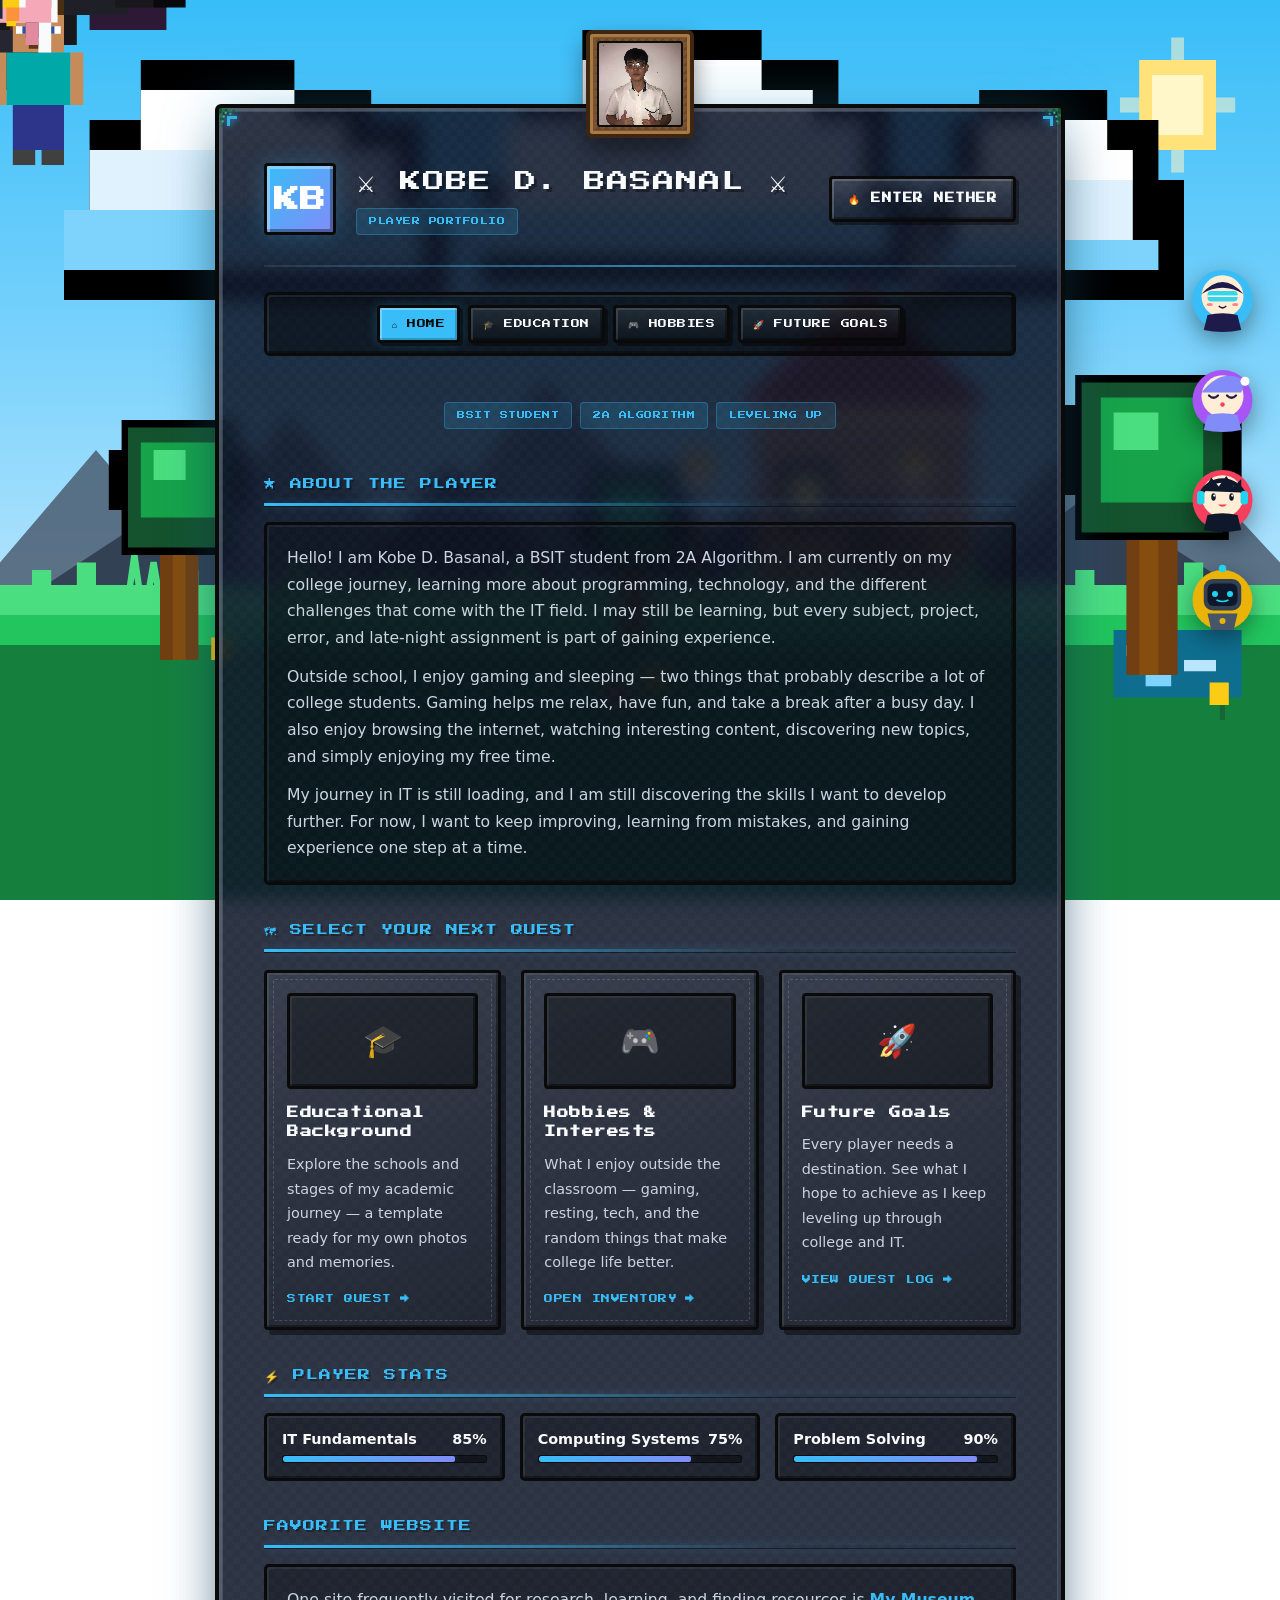
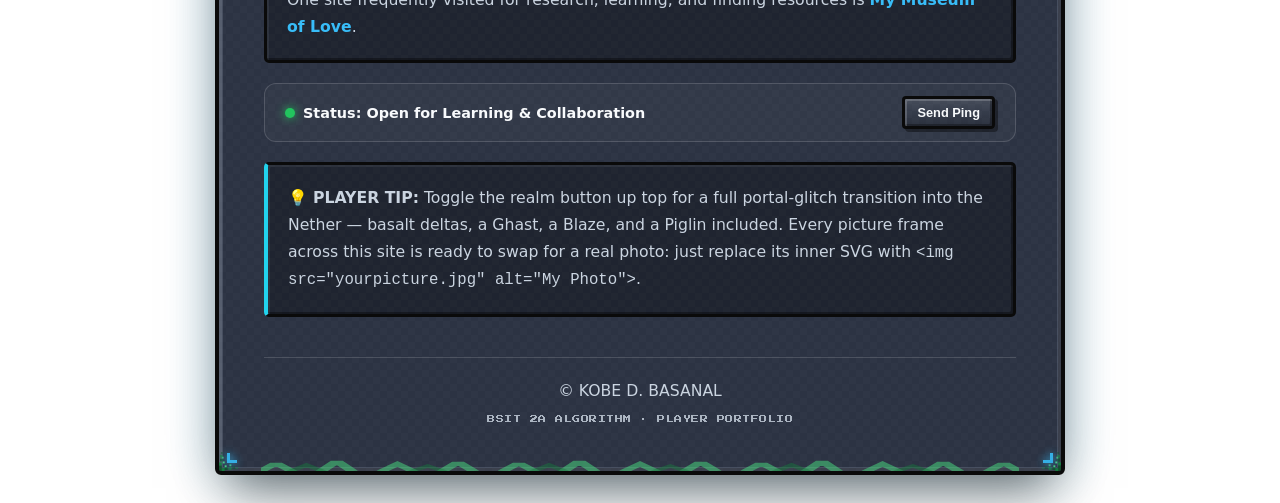
<file: MinecraftStyle_Biography_HTML_JSS_CSS/index.html>
<!DOCTYPE html>
<html lang="en">
<head>
    <meta charset="UTF-8">
    <meta name="viewport" content="width=device-width, initial-scale=1.0">
    <title>Home | Kobe D. Basanal</title>
    <link rel="stylesheet" href="style.css">
</head>
<body data-toast-icon="🏆" data-toast-title="ACHIEVEMENT UNLOCKED!" data-toast-sub="Welcome to my portfolio">

    <div id="glitchOverlay"></div>
    <div class="vignette"></div>

<div class="pixel-landscape-bg">
        <!-- ===== OVERWORLD SCENE ===== -->
        <svg class="pixel-scene-svg overworld-scene" viewBox="0 0 200 120" preserveAspectRatio="none">
            <defs>
                <linearGradient id="skyGrad" x1="0" y1="0" x2="0" y2="1">
                    <stop offset="0%" stop-color="#38bdf8"/>
                    <stop offset="40%" stop-color="#7dd3fc"/>
                    <stop offset="70%" stop-color="#bae6fd"/>
                    <stop offset="100%" stop-color="#e0f2fe"/>
                </linearGradient>
            </defs>
            <rect width="200" height="120" fill="url(#skyGrad)" />

            <!-- Sun -->
            <g class="sun-glow" transform="translate(184, 14)">
                <rect x="-9" y="-1" width="18" height="2" fill="#fff6c9" opacity="0.55" />
                <rect x="-1" y="-9" width="2" height="18" fill="#fff6c9" opacity="0.55" />
                <rect x="-6" y="-6" width="12" height="12" fill="#ffe37a" />
                <rect x="-4" y="-4" width="8" height="8" fill="#fff6c9" />
            </g>

            <g class="animated-cloud" transform="translate(10, 8)">
                <path d="M 12,0 H 36 V 4 H 48 V 8 H 56 V 20 H 60 V 32 H 0 V 20 H 4 V 8 H 12 Z" fill="var(--cloud-outline)" />
                <path d="M 4,20 H 56 V 28 H 0 V 20 Z" fill="var(--cloud-dark)" />
                <path d="M 4,12 H 52 V 20 H 4 Z" fill="var(--cloud-mid)" />
                <path d="M 12,4 H 36 V 8 H 44 V 12 H 12 Z" fill="var(--cloud-main)" />
            </g>
            <g class="animated-cloud" transform="translate(75, 4)" style="animation-delay: -2s;">
                <path d="M 16,0 H 44 V 4 H 56 V 10 H 64 V 20 H 68 V 34 H 0 V 20 H 6 V 10 H 16 Z" fill="var(--cloud-outline)" />
                <path d="M 4,24 H 64 V 30 H 0 V 24 Z" fill="var(--cloud-dark)" />
                <path d="M 4,12 H 60 V 24 H 4 Z" fill="var(--cloud-mid)" />
                <path d="M 16,4 H 44 V 8 H 52 V 12 H 16 Z" fill="var(--cloud-main)" />
            </g>
            <g class="animated-cloud" transform="translate(145, 12)" style="animation-delay: -3.5s;">
                <path d="M 8,0 H 28 V 4 H 36 V 12 H 40 V 28 H 0 V 12 H 4 V 4 H 8 Z" fill="var(--cloud-outline)" />
                <path d="M 4,20 H 36 V 24 H 0 Z" fill="var(--cloud-dark)" />
                <path d="M 4,12 H 32 V 20 H 4 Z" fill="var(--cloud-mid)" />
                <path d="M 8,4 H 28 V 8 H 32 V 12 H 8 Z" fill="var(--cloud-main)" />
            </g>

            <!-- Birds -->
            <g class="animated-cloud" opacity="0.75" transform="translate(56, 22)" style="animation-delay:-1.4s;">
                <path d="M 0,2 L 4,0 L 8,2 L 4,1 Z" fill="#1e293b" />
            </g>
            <g class="animated-cloud" opacity="0.7" transform="translate(112, 30)" style="animation-delay:-2.6s;">
                <path d="M 0,2 L 3,0 L 6,2 L 3,1 Z" fill="#1e293b" />
            </g>

            <path d="M 0,75 L 15,60 L 30,75 L 45,55 L 65,75 L 85,50 L 110,75 L 130,58 L 150,75 L 175,52 L 200,75 V 120 H 0 Z" fill="var(--mountain-back)" opacity="0.8" />
            <path d="M 0,82 L 25,68 L 50,82 L 70,62 L 95,82 L 120,65 L 145,82 L 170,66 L 200,82 V 120 H 0 Z" fill="var(--mountain-front)" />

            <!-- Cottage (background, mirrors the Nether fortress) -->
            <g transform="translate(118, 40)">
                <rect x="0" y="14" width="34" height="26" fill="#a9764f" />
                <rect x="0" y="14" width="34" height="3" fill="#c68b59" />
                <path d="M -3,14 L 17,-2 L 37,14 Z" fill="#7a1f1f" />
                <path d="M -3,14 L 17,-2 L 17,2 L 1,14 Z" fill="#932828" />
                <rect x="24" y="-10" width="5" height="12" fill="#5c5c5c" />
                <rect x="24" y="-12" width="5" height="3" fill="#3f3f3f" />
                <circle class="chimney-smoke" cx="26.5" cy="-14" r="1.6" fill="#cbd5e1" opacity="0.5" />
                <circle class="chimney-smoke" cx="26.5" cy="-14" r="1.2" fill="#e2e8f0" opacity="0.4" style="animation-delay:-1.3s;" />
                <rect x="14" y="26" width="8" height="14" fill="#5c3818" />
                <rect x="15" y="27" width="6" height="12" fill="#6b4a2f" />
                <rect x="4" y="22" width="8" height="8" fill="#3b2a1a" />
                <rect x="5.5" y="23.5" width="5" height="5" fill="#ffdd66" class="glowstone-flicker" />
                <rect x="4" y="22" width="8" height="8" fill="none" stroke="#241708" stroke-width="1" />
                <rect x="1" y="14" width="1.5" height="1.5" fill="#5c3818" />
                <rect x="4" y="14" width="1.5" height="1.5" fill="#5c3818" />
                <rect x="7" y="14" width="1.5" height="1.5" fill="#5c3818" />
            </g>

            <!-- Torches flanking the cottage path -->
            <g transform="translate(108, 66)">
                <rect x="0" y="4" width="2" height="10" fill="#5c3818" />
                <rect x="-0.5" y="1" width="3" height="3" fill="#9ca3af" />
                <path class="torch-flame" d="M -1.5,-4 Q 1,-8 3.5,-4 Q 2,-1 1,0 Q 0,-1 -1.5,-4 Z" fill="#ffb703" />
                <path class="torch-flame" d="M -0.5,-3 Q 1,-5 2.5,-3 Q 1,-1 1,0 Z" fill="#fff3c4" style="animation-delay:-0.4s;" />
            </g>
            <g transform="translate(142, 66)">
                <rect x="0" y="4" width="2" height="10" fill="#5c3818" />
                <rect x="-0.5" y="1" width="3" height="3" fill="#9ca3af" />
                <path class="torch-flame" d="M -1.5,-4 Q 1,-8 3.5,-4 Q 2,-1 1,0 Q 0,-1 -1.5,-4 Z" fill="#ffb703" style="animation-delay:-0.6s;" />
                <path class="torch-flame" d="M -0.5,-3 Q 1,-5 2.5,-3 Q 1,-1 1,0 Z" fill="#fff3c4" style="animation-delay:-0.2s;" />
            </g>

            <g class="dragon-hover">
                <path d="M -12,-8 H -2 V -4 H 4 V 0 H -12 Z" fill="#1e1b2e" />
                <path d="M -22,-14 H -10 V -8 H -2 V -4 H -18 V -10 H -22 Z" fill="#382142" />
                <rect x="-24" y="8" width="10" height="3" fill="#111115" />
                <rect x="-30" y="10" width="8" height="2" fill="#111115" />
                <rect x="-22" y="6" width="3" height="2" fill="#d946ef" />
                <rect x="-14" y="4" width="3" height="2" fill="#d946ef" />
                <rect x="-16" y="2" width="22" height="10" fill="#17171c" />
                <rect x="-12" y="4" width="16" height="6" fill="#262630" />
                <path d="M 2,-6 H 18 V -2 H 26 V 4 H 14 V 0 H 2 Z" fill="#2d1936" />
                <path d="M 8,-16 H 24 V -8 H 32 V -2 H 18 V -8 H 8 Z" fill="#4a285a" />
                <path d="M 12,-12 H 22 V -6 H 28 V -2 H 18 V -6 H 12 Z" fill="#d946ef" opacity="0.4" />
                <rect x="4" y="-2" width="8" height="8" fill="#17171c" />
                <rect x="10" y="-6" width="10" height="8" fill="#1f1f28" />
                <rect x="18" y="-4" width="8" height="5" fill="#17171c" />
                <rect x="24" y="-2" width="5" height="3" fill="#09090b" />
                <rect x="18" y="-4" width="3" height="2" fill="#e879f9" />
                <rect x="19" y="-3" width="1" height="1" fill="#ffffff" />
            </g>

            <rect x="0" y="78" width="200" height="42" fill="var(--grass-dark)" />
            <rect x="0" y="78" width="200" height="4" fill="var(--grass-light)" />
            <rect x="0" y="82" width="200" height="4" fill="var(--grass-mid)" />
            <path d="M 5,76 H 8 V 78 H 5 Z M 12,75 H 15 V 78 H 12 Z M 28,76 H 31 V 78 H 28 Z M 45,75 H 48 V 78 H 45 Z M 62,76 H 65 V 78 H 62 Z M 80,75 H 83 V 78 H 80 Z M 98,76 H 101 V 78 H 98 Z M 115,75 H 118 V 78 H 115 Z M 132,76 H 135 V 78 H 132 Z M 150,75 H 153 V 78 H 150 Z M 168,76 H 171 V 78 H 168 Z M 185,75 H 188 V 78 H 185 Z" fill="var(--grass-light)" />

            <!-- Small pond -->
            <g transform="translate(174, 84)">
                <rect x="0" y="0" width="20" height="9" fill="#0f6e8f" />
                <rect class="pond-shimmer" x="2" y="2" width="6" height="1.5" fill="#bae6fd" />
                <rect class="pond-shimmer" x="11" y="4" width="5" height="1.5" fill="#bae6fd" style="animation-delay:-1.1s;" />
                <rect class="pond-shimmer" x="5" y="6" width="4" height="1.5" fill="#7dd3fc" style="animation-delay:-0.6s;" />
            </g>

            <!-- Flower patches -->
            <g class="flower-sway" transform="translate(26, 84)">
                <rect x="0.6" y="1" width="0.8" height="3" fill="#166534" />
                <rect x="-1" y="-1" width="3" height="3" fill="#ef4444" />
                <rect x="0" y="-2" width="1" height="1" fill="#fca5a5" />
            </g>
            <g class="flower-sway" transform="translate(34, 86)" style="animation-delay:-0.8s;">
                <rect x="0.6" y="1" width="0.8" height="3" fill="#166534" />
                <rect x="-1" y="-1" width="3" height="3" fill="#facc15" />
            </g>
            <g class="flower-sway" transform="translate(96, 92)" style="animation-delay:-1.4s;">
                <rect x="0.6" y="1" width="0.8" height="3" fill="#166534" />
                <rect x="-1" y="-1" width="3" height="3" fill="#ef4444" />
            </g>
            <g class="flower-sway" transform="translate(102, 90)" style="animation-delay:-0.3s;">
                <rect x="0.6" y="1" width="0.8" height="3" fill="#166534" />
                <rect x="-1" y="-1" width="3" height="3" fill="#facc15" />
            </g>
            <g class="flower-sway" transform="translate(190, 92)" style="animation-delay:-1.9s;">
                <rect x="0.6" y="1" width="0.8" height="3" fill="#166534" />
                <rect x="-1" y="-1" width="3" height="3" fill="#facc15" />
            </g>
            <!-- Tall grass tufts -->
            <path d="M 20,80 L 21,74 L 22,80 M 23,80 L 24,75 L 25,80 M 60,82 L 61,76 L 62,82 M 63,82 L 64,77 L 65,82 M 140,84 L 141,78 L 142,84 M 143,84 L 144,79 L 145,84" stroke="var(--grass-light)" stroke-width="1" fill="none" />

            <g transform="translate(15, 52)">
                <rect x="10" y="22" width="6" height="14" fill="var(--trunk-dark)" />
                <rect x="12" y="22" width="2" height="14" fill="var(--trunk-light)" />
                <path d="M 4,4 H 22 V 8 H 24 V 16 H 22 V 22 H 4 V 16 H 2 V 8 H 4 Z" fill="var(--cloud-outline)" />
                <path d="M 5,5 H 21 V 21 H 5 Z" fill="var(--foliage-dark)" />
                <path d="M 7,7 H 19 V 17 H 7 Z" fill="var(--foliage-light)" />
                <rect x="9" y="8" width="5" height="4" fill="#4ade80" />
            </g>

            <g class="steve-idle">
                <rect x="2" y="0" width="8" height="2.5" fill="#4a2e12" />
                <rect x="1.5" y="2" width="2" height="2" fill="#4a2e12" />
                <rect x="2" y="2" width="8" height="5" fill="#c68b59" />
                <rect x="2.5" y="3.5" width="2" height="1" fill="#ffffff" />
                <rect x="3.5" y="3.5" width="1" height="1" fill="#2d52a8" />
                <rect x="7.5" y="3.5" width="2" height="1" fill="#ffffff" />
                <rect x="7.5" y="3.5" width="1" height="1" fill="#2d52a8" />
                <rect x="5" y="4.5" width="2" height="1" fill="#9e663c" />
                <rect x="4.5" y="5.5" width="3" height="1" fill="#5c3818" />
                <rect x="1" y="7" width="10" height="7" fill="#00a8a8" />
                <rect x="-1" y="7" width="2" height="7" fill="#c68b59" />
                <rect x="11" y="7" width="2" height="7" fill="#c68b59" />
                <rect x="2" y="14" width="8" height="6" fill="#2d358b" />
                <rect x="2" y="20" width="3.5" height="2" fill="#404040" />
                <rect x="6.5" y="20" width="3.5" height="2" fill="#404040" />
            </g>

            <g transform="translate(165, 48)">
                <rect x="11" y="24" width="8" height="18" fill="var(--trunk-dark)" />
                <rect x="13" y="24" width="3" height="18" fill="var(--trunk-light)" />
                <path d="M 3,2 H 27 V 6 H 29 V 18 H 27 V 24 H 3 V 18 H 1 V 6 H 3 Z" fill="var(--cloud-outline)" />
                <path d="M 4,3 H 26 V 23 H 4 Z" fill="var(--foliage-dark)" />
                <path d="M 7,5 H 23 V 19 H 7 Z" fill="var(--foliage-light)" />
                <rect x="9" y="7" width="7" height="5" fill="#4ade80" />
            </g>

            <g transform="translate(90, 60)">
                <rect x="7" y="16" width="4" height="10" fill="var(--trunk-dark)" />
                <path d="M 2,2 H 16 V 6 H 18 V 12 H 16 V 16 H 2 V 12 H 0 V 6 H 2 Z" fill="var(--cloud-outline)" />
                <path d="M 3,3 H 15 V 15 H 3 Z" fill="var(--foliage-dark)" />
                <path d="M 5,5 H 13 V 11 H 5 Z" fill="var(--foliage-light)" />
            </g>

            <!-- Cow -->
            <g class="cow-idle">
                <rect x="-7" y="-6" width="16" height="9" fill="#f8fafc" />
                <rect x="-7" y="-6" width="5" height="4" fill="#3f3f46" />
                <rect x="2" y="-3" width="6" height="4" fill="#3f3f46" />
                <rect x="-9" y="-3" width="2" height="3" fill="#f8fafc" />
                <rect x="-10" y="-4" width="3" height="3" fill="#f8fafc" />
                <rect x="-11" y="-3.5" width="1.5" height="1" fill="#1f2937" />
                <rect x="-9" y="3" width="2" height="4" fill="#f8fafc" />
                <rect x="6" y="3" width="2" height="4" fill="#f8fafc" />
                <rect x="-2" y="3" width="2" height="4" fill="#f8fafc" />
            </g>

            <!-- Sheep -->
            <g class="sheep-idle">
                <rect x="-6" y="-6" width="14" height="8" fill="#f5f5f4" />
                <rect x="-6" y="-6" width="14" height="8" fill="none" />
                <rect x="6" y="-4" width="4" height="4" fill="#3f3f46" />
                <rect x="7" y="-3" width="1" height="1" fill="#1f2937" />
                <rect x="-6" y="2" width="2" height="3" fill="#3f3f46" />
                <rect x="4" y="2" width="2" height="3" fill="#3f3f46" />
            </g>

            <!-- Pig -->
            <g class="pig-idle">
                <rect x="-6" y="-5" width="14" height="8" fill="#f5a9b8" />
                <rect x="6" y="-4" width="3" height="4" fill="#f5a9b8" />
                <rect x="7" y="-2.5" width="1" height="1" fill="#c2687a" />
                <rect x="7" y="-1" width="1" height="1" fill="#c2687a" />
                <rect x="-6" y="3" width="2" height="3" fill="#e28aa0" />
                <rect x="4" y="3" width="2" height="3" fill="#e28aa0" />
            </g>

            <!-- Chicken -->
            <g class="chicken-idle">
                <rect x="-3" y="-5" width="7" height="6" fill="#f8fafc" />
                <rect x="3" y="-4" width="2" height="2" fill="#f87171" />
                <rect x="-4" y="-3" width="2" height="1.5" fill="#facc15" />
                <rect x="-2" y="1" width="1.5" height="2.5" fill="#facc15" />
                <rect x="1" y="1" width="1.5" height="2.5" fill="#facc15" />
            </g>

            <!-- Butterfly -->
            <g class="butterfly-float">
                <g class="butterfly-wing">
                    <rect x="-3" y="-1.5" width="2.6" height="2.6" fill="#facc15" />
                    <rect x="-3" y="1" width="2" height="1.8" fill="#fb923c" />
                </g>
                <g class="butterfly-wing" style="animation-delay:-0.18s;">
                    <rect x="0.4" y="-1.5" width="2.6" height="2.6" fill="#facc15" />
                    <rect x="1" y="1" width="2" height="1.8" fill="#fb923c" />
                </g>
                <rect x="-0.4" y="-1.5" width="0.8" height="4" fill="#1f2937" />
            </g>
        </svg>

        <!-- ===== NETHER REALM SCENE ===== -->
        <svg class="pixel-scene-svg nether-scene" viewBox="0 0 200 120" preserveAspectRatio="none">
            <defs>
                <linearGradient id="netherSkyGrad" x1="0" y1="0" x2="0" y2="1">
                    <stop offset="0%" stop-color="#1c0402"/>
                    <stop offset="40%" stop-color="#4a0e05"/>
                    <stop offset="75%" stop-color="#7a1d0a"/>
                    <stop offset="100%" stop-color="#a11d0a"/>
                </linearGradient>
            </defs>
            <rect width="200" height="120" fill="url(#netherSkyGrad)" />

            <!-- Ash / soot drifting particles -->
            <g class="animated-cloud" opacity="0.5" transform="translate(20, 14)"><rect width="3" height="3" fill="#1a0505"/><rect x="10" y="6" width="2" height="2" fill="#1a0505"/><rect x="24" y="2" width="3" height="3" fill="#1a0505"/></g>
            <g class="animated-cloud" opacity="0.4" transform="translate(120, 20)" style="animation-delay:-2s;"><rect width="3" height="3" fill="#1a0505"/><rect x="14" y="8" width="2" height="2" fill="#1a0505"/></g>
            <g class="animated-cloud" opacity="0.35" transform="translate(55, 30)" style="animation-delay:-1s;"><rect width="2" height="2" fill="#1a0505"/><rect x="6" y="4" width="2" height="2" fill="#1a0505"/></g>

            <!-- Basalt Delta Pillars (left side, rising from the lava) -->
            <g>
                <rect x="2" y="30" width="8" height="90" fill="var(--basalt-dark)" />
                <rect x="2" y="30" width="8" height="3" fill="var(--basalt-light)" />
                <rect x="13" y="16" width="7" height="104" fill="var(--basalt-dark)" />
                <rect x="13" y="16" width="7" height="3" fill="var(--basalt-light)" />
                <rect x="23" y="40" width="9" height="80" fill="var(--basalt-dark)" />
                <rect x="23" y="40" width="9" height="3" fill="var(--basalt-light)" />
                <rect x="34" y="24" width="6" height="96" fill="var(--basalt-dark)" />
                <rect x="34" y="24" width="6" height="3" fill="var(--basalt-light)" />
            </g>

            <!-- Hanging obsidian chains -->
            <g class="chain-sway" transform="translate(10,0)">
                <rect x="0" y="0" width="2" height="46" fill="var(--obsidian-light)" />
                <rect x="-1" y="8" width="4" height="3" fill="var(--obsidian-light)" />
                <rect x="-1" y="20" width="4" height="3" fill="var(--obsidian-light)" />
                <rect x="-1" y="32" width="4" height="3" fill="var(--obsidian-light)" />
                <rect x="-2" y="44" width="6" height="4" fill="var(--glowstone)" class="glowstone-flicker" />
            </g>
            <g class="chain-sway" transform="translate(28,0)" style="animation-delay:-1.2s;">
                <rect x="0" y="0" width="2" height="34" fill="var(--obsidian-light)" />
                <rect x="-1" y="8" width="4" height="3" fill="var(--obsidian-light)" />
                <rect x="-1" y="20" width="4" height="3" fill="var(--obsidian-light)" />
                <rect x="-2" y="32" width="6" height="4" fill="var(--glowstone)" class="glowstone-flicker" style="animation-delay:-0.7s;" />
            </g>

            <!-- Nether Fortress (right background) -->
            <g transform="translate(148, 18)">
                <rect x="0" y="20" width="14" height="60" fill="var(--nether-brick)" />
                <rect x="0" y="20" width="14" height="60" fill="var(--nether-brick-light)" opacity="0.25" />
                <rect x="-2" y="14" width="4" height="6" fill="var(--nether-brick)" />
                <rect x="6" y="14" width="4" height="6" fill="var(--nether-brick)" />
                <rect x="12" y="14" width="4" height="6" fill="var(--nether-brick)" />
                <rect x="30" y="8" width="18" height="72" fill="var(--nether-brick)" />
                <rect x="30" y="8" width="18" height="72" fill="var(--nether-brick-light)" opacity="0.2" />
                <rect x="28" y="2" width="5" height="6" fill="var(--nether-brick)" />
                <rect x="38" y="2" width="5" height="6" fill="var(--nether-brick)" />
                <rect x="46" y="2" width="5" height="6" fill="var(--nether-brick)" />
                <rect x="12" y="46" width="20" height="8" fill="var(--nether-brick)" />
                <rect x="4" y="30" width="4" height="4" fill="var(--glowstone)" class="glowstone-flicker" />
                <rect x="34" y="24" width="4" height="4" fill="var(--glowstone)" class="glowstone-flicker" style="animation-delay:-0.5s;" />
                <rect x="34" y="58" width="4" height="4" fill="var(--glowstone)" class="glowstone-flicker" style="animation-delay:-1s;" />
            </g>

            <!-- Ghast -->
            <g class="ghast-hover">
                <rect class="ghast-tentacle" x="2" y="14" width="3" height="14" fill="#dcdcdc" />
                <rect class="ghast-tentacle" x="8" y="14" width="3" height="18" fill="#dcdcdc" style="animation-delay:-0.3s;" />
                <rect class="ghast-tentacle" x="14" y="14" width="3" height="12" fill="#dcdcdc" style="animation-delay:-0.6s;" />
                <rect class="ghast-tentacle" x="20" y="14" width="3" height="16" fill="#dcdcdc" style="animation-delay:-0.9s;" />
                <rect class="ghast-tentacle" x="26" y="14" width="3" height="13" fill="#dcdcdc" style="animation-delay:-1.2s;" />
                <rect x="0" y="0" width="32" height="16" fill="#e8e8e8" />
                <rect x="2" y="0" width="28" height="2" fill="#f5f5f5" />
                <rect x="7" y="5" width="4" height="3" fill="#5b1414" />
                <rect x="21" y="5" width="4" height="3" fill="#5b1414" />
                <rect x="12" y="10" width="8" height="2" fill="#5b1414" />
            </g>

            <!-- Blaze -->
            <g class="blaze-float">
                <g class="blaze-rod">
                    <rect x="-1" y="-9" width="2" height="18" fill="#ffd23f" />
                    <rect x="-9" y="-1" width="18" height="2" fill="#ffd23f" />
                    <rect x="-6" y="-6" width="2" height="12" fill="#ffb703" />
                    <rect x="4" y="-6" width="2" height="12" fill="#ffb703" />
                </g>
                <rect x="-3" y="-3" width="6" height="6" fill="#fff3c4" />
                <rect x="-2" y="-2" width="1.5" height="1.5" fill="#7a1d0a" />
                <rect x="1" y="-2" width="1.5" height="1.5" fill="#7a1d0a" />
            </g>

            <!-- Wither Skeleton sentry -->
            <g class="wither-idle">
                <rect x="3" y="0" width="6" height="6" fill="#33302e" />
                <rect x="4" y="1.5" width="1.5" height="1.5" fill="#ffdd66" />
                <rect x="7" y="1.5" width="1.5" height="1.5" fill="#ffdd66" />
                <rect x="2" y="6" width="8" height="8" fill="#4a4644" />
                <rect x="0" y="6" width="2" height="8" fill="#4a4644" />
                <rect x="10" y="4" width="2" height="10" fill="#6b6663" />
                <rect x="3" y="14" width="3" height="7" fill="#33302e" />
                <rect x="7" y="14" width="3" height="7" fill="#33302e" />
            </g>

            <!-- Netherrack Ground Base -->
            <rect x="0" y="78" width="200" height="42" fill="var(--netherrack-dark)" />
            <rect x="0" y="78" width="200" height="4" fill="var(--netherrack-mid)" />
            <rect x="0" y="80" width="200" height="2" fill="var(--netherrack-light)" opacity="0.6" />
            <path d="M 6,86 H 10 V 89 H 6 Z M 24,90 H 27 V 93 H 24 Z M 40,84 H 44 V 87 H 40 Z M 58,92 H 61 V 95 H 58 Z M 76,86 H 80 V 89 H 76 Z M 94,94 H 97 V 97 H 94 Z M 130,88 H 134 V 91 H 130 Z M 150,92 H 153 V 95 H 150 Z M 176,86 H 180 V 89 H 176 Z M 190,92 H 193 V 95 H 190 Z" fill="var(--netherrack-light)" opacity="0.55" />

            <!-- Crying obsidian & warped fungus (left shore) -->
            <rect x="20" y="74" width="4" height="4" fill="var(--crying-obsidian)" class="crying-glow" />
            <g transform="translate(4,68)">
                <rect x="1" y="4" width="2" height="8" fill="#0e5c50" />
                <path d="M -2,0 H 8 V 4 H -2 Z" fill="var(--warped-teal)" />
                <rect x="0" y="1" width="1.5" height="1.5" fill="#baf7ec" />
                <rect x="5" y="1" width="1.5" height="1.5" fill="#baf7ec" />
            </g>

            <!-- Soul Sand patch (between portal and fortress) -->
            <rect x="102" y="78" width="34" height="6" fill="var(--soul-sand)" />
            <rect x="102" y="78" width="34" height="2" fill="var(--soul-sand-light)" />
            <rect x="110" y="80" width="3" height="2" fill="#2f2418" />
            <rect x="124" y="81" width="3" height="2" fill="#2f2418" />

            <!-- Lava Ocean (far left) -->
            <rect x="0" y="86" width="55" height="34" fill="var(--lava-dark)" />
            <rect class="lava-glow" x="0" y="86" width="55" height="4" fill="var(--lava-bright)" />
            <rect class="lava-glow" x="6" y="90" width="10" height="3" fill="var(--lava-mid)" style="animation-delay:-0.6s;" />
            <rect class="lava-glow" x="30" y="92" width="12" height="3" fill="var(--lava-mid)" style="animation-delay:-1.1s;" />
            <circle class="lava-bubble" cx="14" cy="95" r="1.4" fill="var(--lava-bright)" />
            <circle class="lava-bubble" cx="38" cy="100" r="1.6" fill="var(--lava-bright)" style="animation-delay:-0.8s;" />
            <circle class="lava-bubble" cx="47" cy="94" r="1.2" fill="var(--lava-bright)" style="animation-delay:-1.4s;" />

            <!-- Nether Portal -->
            <g transform="translate(96, 60)">
                <rect x="0" y="0" width="26" height="40" fill="var(--obsidian)" />
                <rect x="4" y="4" width="18" height="32" class="portal-shimmer" fill="var(--portal-purple)" />
                <rect x="7" y="7" width="12" height="26" class="portal-shimmer" fill="var(--portal-purple-light)" opacity="0.5" style="animation-delay:-1s;" />
                <rect x="-2" y="-2" width="4" height="4" fill="var(--obsidian-light)" />
                <rect x="24" y="-2" width="4" height="4" fill="var(--obsidian-light)" />
                <rect x="-2" y="38" width="4" height="4" fill="var(--obsidian-light)" />
                <rect x="24" y="38" width="4" height="4" fill="var(--obsidian-light)" />
            </g>

            <!-- Magma cube hopping near the lava -->
            <g class="magma-hop">
                <rect x="-6" y="-6" width="12" height="10" fill="#c1440e" />
                <rect x="-6" y="-6" width="4" height="4" fill="#ff9f1c" />
                <rect x="2" y="-2" width="4" height="4" fill="#ff9f1c" />
                <rect x="-2" y="0" width="4" height="4" fill="#ff9f1c" />
                <rect x="-4" y="-1" width="2" height="2" fill="#160a02" />
                <rect x="2" y="-1" width="2" height="2" fill="#160a02" />
            </g>

            <!-- Hoglin (open netherrack clearing) -->
            <g class="hoglin-idle">
                <rect x="-8" y="10" width="4" height="8" fill="var(--hoglin-brown)" />
                <rect x="4" y="10" width="4" height="8" fill="var(--hoglin-brown)" />
                <rect x="-12" y="-4" width="24" height="14" fill="var(--hoglin-brown)" />
                <rect x="-12" y="-4" width="24" height="3" fill="#6b4a36" />
                <rect x="10" y="-6" width="10" height="10" fill="var(--hoglin-brown)" />
                <path d="M 18,2 L 22,0 L 22,3 Z" fill="#f4ead9" />
                <path d="M 18,4 L 22,6 L 22,3 Z" fill="#f4ead9" />
                <rect x="14" y="-3" width="2" height="2" fill="#ff2b2b" />
                <rect x="-4" y="-8" width="4" height="4" fill="#3f2a1e" />
                <rect x="2" y="-8" width="4" height="4" fill="#3f2a1e" />
            </g>

            <!-- Piglin sentry near the portal -->
            <g class="piglin-idle">
                <rect x="-3" y="14" width="3" height="7" fill="#7a5230" />
                <rect x="2" y="14" width="3" height="7" fill="#7a5230" />
                <rect x="-4" y="4" width="10" height="10" fill="var(--gold-armor)" />
                <rect x="-4" y="4" width="10" height="3" fill="var(--gold-armor-dark)" />
                <rect x="-6" y="5" width="2" height="8" fill="var(--piglin-skin)" />
                <rect x="6" y="5" width="2" height="8" fill="var(--gold-armor)" />
                <rect x="8" y="-2" width="1.5" height="10" fill="var(--gold-armor)" />
                <rect x="6.5" y="7" width="4.5" height="1.5" fill="var(--gold-armor-dark)" />
                <rect x="-4" y="-4" width="8" height="8" fill="var(--piglin-skin)" />
                <rect x="-2" y="0" width="4" height="2" fill="#c07f52" />
                <rect x="-3" y="-2" width="1.5" height="1.5" fill="#1a1a1a" />
                <rect x="1.5" y="-2" width="1.5" height="1.5" fill="#1a1a1a" />
            </g>

            <!-- Crimson fungus decoration (right) -->
            <g transform="translate(180, 68)">
                <rect x="2" y="6" width="2" height="10" fill="#7a1d0a" />
                <path d="M -2,0 H 10 V 6 H -2 Z" fill="#a11d0a" />
                <rect x="0" y="1" width="2" height="2" fill="#e0392a" />
                <rect x="6" y="1" width="2" height="2" fill="#e0392a" />
            </g>
        </svg>
    </div>

    <div id="falling-lightning"></div>
    <canvas id="particleCanvas"></canvas>

    <div class="frame-wrapper">
        <div class="item-frame">
            <div class="frame-inner">
                <img class="portrait overworld-portrait" src="assets/profile.jpg" alt="Kobe D. Basanal">
                <img class="portrait nether-portrait" src="assets/nether_profile.jpg" alt="Kobe D. Basanal - nether mode">
            </div>
        </div>
    </div>

    <div class="main-container">
        <div class="portfolio-card">
            <span class="gui-corner tl"></span><span class="gui-corner tr"></span><span class="gui-corner bl"></span><span class="gui-corner br"></span>
            <span class="vine-corner tl"><svg viewBox="0 0 40 40" xmlns="http://www.w3.org/2000/svg">
                <rect x="0" y="0" width="3" height="3" fill="var(--vine-dark)"/>
                <rect x="3" y="0" width="3" height="3" fill="var(--vine-color)"/>
                <rect x="6" y="1" width="3" height="3" fill="var(--vine-dark)"/>
                <rect x="10" y="1" width="3" height="3" fill="var(--vine-color)" opacity="0.85"/>
                <rect x="14" y="2" width="3" height="3" fill="var(--vine-dark)" opacity="0.7"/>
                <rect x="18" y="2" width="2" height="2" fill="var(--vine-color)" opacity="0.5"/>
                <rect x="0" y="3" width="3" height="3" fill="var(--vine-dark)"/>
                <rect x="0" y="6" width="3" height="3" fill="var(--vine-color)"/>
                <rect x="1" y="10" width="3" height="3" fill="var(--vine-dark)" opacity="0.85"/>
                <rect x="1" y="14" width="3" height="3" fill="var(--vine-color)" opacity="0.7"/>
                <rect x="2" y="18" width="2" height="2" fill="var(--vine-dark)" opacity="0.5"/>
                <rect x="6" y="4" width="2" height="2" fill="var(--vine-leaf)"/>
                <rect x="4" y="8" width="2" height="2" fill="var(--vine-leaf)"/>
                <rect x="11" y="5" width="2" height="2" fill="var(--vine-leaf)" opacity="0.8"/>
                <rect x="3" y="13" width="2" height="2" fill="var(--vine-leaf)" opacity="0.7"/>
            </svg></span><span class="vine-corner tr"><svg viewBox="0 0 40 40" xmlns="http://www.w3.org/2000/svg">
                <rect x="0" y="0" width="3" height="3" fill="var(--vine-dark)"/>
                <rect x="3" y="0" width="3" height="3" fill="var(--vine-color)"/>
                <rect x="6" y="1" width="3" height="3" fill="var(--vine-dark)"/>
                <rect x="10" y="1" width="3" height="3" fill="var(--vine-color)" opacity="0.85"/>
                <rect x="14" y="2" width="3" height="3" fill="var(--vine-dark)" opacity="0.7"/>
                <rect x="18" y="2" width="2" height="2" fill="var(--vine-color)" opacity="0.5"/>
                <rect x="0" y="3" width="3" height="3" fill="var(--vine-dark)"/>
                <rect x="0" y="6" width="3" height="3" fill="var(--vine-color)"/>
                <rect x="1" y="10" width="3" height="3" fill="var(--vine-dark)" opacity="0.85"/>
                <rect x="1" y="14" width="3" height="3" fill="var(--vine-color)" opacity="0.7"/>
                <rect x="2" y="18" width="2" height="2" fill="var(--vine-dark)" opacity="0.5"/>
                <rect x="6" y="4" width="2" height="2" fill="var(--vine-leaf)"/>
                <rect x="4" y="8" width="2" height="2" fill="var(--vine-leaf)"/>
                <rect x="11" y="5" width="2" height="2" fill="var(--vine-leaf)" opacity="0.8"/>
                <rect x="3" y="13" width="2" height="2" fill="var(--vine-leaf)" opacity="0.7"/>
            </svg></span><span class="vine-corner bl"><svg viewBox="0 0 40 40" xmlns="http://www.w3.org/2000/svg">
                <rect x="0" y="0" width="3" height="3" fill="var(--vine-dark)"/>
                <rect x="3" y="0" width="3" height="3" fill="var(--vine-color)"/>
                <rect x="6" y="1" width="3" height="3" fill="var(--vine-dark)"/>
                <rect x="10" y="1" width="3" height="3" fill="var(--vine-color)" opacity="0.85"/>
                <rect x="14" y="2" width="3" height="3" fill="var(--vine-dark)" opacity="0.7"/>
                <rect x="18" y="2" width="2" height="2" fill="var(--vine-color)" opacity="0.5"/>
                <rect x="0" y="3" width="3" height="3" fill="var(--vine-dark)"/>
                <rect x="0" y="6" width="3" height="3" fill="var(--vine-color)"/>
                <rect x="1" y="10" width="3" height="3" fill="var(--vine-dark)" opacity="0.85"/>
                <rect x="1" y="14" width="3" height="3" fill="var(--vine-color)" opacity="0.7"/>
                <rect x="2" y="18" width="2" height="2" fill="var(--vine-dark)" opacity="0.5"/>
                <rect x="6" y="4" width="2" height="2" fill="var(--vine-leaf)"/>
                <rect x="4" y="8" width="2" height="2" fill="var(--vine-leaf)"/>
                <rect x="11" y="5" width="2" height="2" fill="var(--vine-leaf)" opacity="0.8"/>
                <rect x="3" y="13" width="2" height="2" fill="var(--vine-leaf)" opacity="0.7"/>
            </svg></span><span class="vine-corner br"><svg viewBox="0 0 40 40" xmlns="http://www.w3.org/2000/svg">
                <rect x="0" y="0" width="3" height="3" fill="var(--vine-dark)"/>
                <rect x="3" y="0" width="3" height="3" fill="var(--vine-color)"/>
                <rect x="6" y="1" width="3" height="3" fill="var(--vine-dark)"/>
                <rect x="10" y="1" width="3" height="3" fill="var(--vine-color)" opacity="0.85"/>
                <rect x="14" y="2" width="3" height="3" fill="var(--vine-dark)" opacity="0.7"/>
                <rect x="18" y="2" width="2" height="2" fill="var(--vine-color)" opacity="0.5"/>
                <rect x="0" y="3" width="3" height="3" fill="var(--vine-dark)"/>
                <rect x="0" y="6" width="3" height="3" fill="var(--vine-color)"/>
                <rect x="1" y="10" width="3" height="3" fill="var(--vine-dark)" opacity="0.85"/>
                <rect x="1" y="14" width="3" height="3" fill="var(--vine-color)" opacity="0.7"/>
                <rect x="2" y="18" width="2" height="2" fill="var(--vine-dark)" opacity="0.5"/>
                <rect x="6" y="4" width="2" height="2" fill="var(--vine-leaf)"/>
                <rect x="4" y="8" width="2" height="2" fill="var(--vine-leaf)"/>
                <rect x="11" y="5" width="2" height="2" fill="var(--vine-leaf)" opacity="0.8"/>
                <rect x="3" y="13" width="2" height="2" fill="var(--vine-leaf)" opacity="0.7"/>
            </svg></span>
            <span class="vine-edge-bottom"><svg viewBox="0 0 100 14" preserveAspectRatio="none" xmlns="http://www.w3.org/2000/svg">
                <path d="M0,14 L2,6 L4,14 M8,14 L10,4 L12,14 M16,14 L18,7 L20,14 M24,14 L26,5 L28,14 M32,14 L34,6 L36,14 M40,14 L42,4 L44,14 M48,14 L50,7 L52,14 M56,14 L58,5 L60,14 M64,14 L66,6 L68,14 M72,14 L74,4 L76,14 M80,14 L82,7 L84,14 M88,14 L90,5 L92,14 M96,14 L98,6 L100,14" stroke="var(--vine-leaf)" stroke-width="1.6" fill="none" opacity="0.6"/>
                <path d="M4,14 L6,8 L8,14 M20,14 L22,9 L24,14 M36,14 L38,8 L40,14 M52,14 L54,9 L56,14 M68,14 L70,8 L72,14 M84,14 L86,9 L88,14" stroke="var(--vine-color)" stroke-width="1.4" fill="none" opacity="0.5"/>
            </svg></span>


            <header class="header-section">
                <div class="profile-info">
                    <div class="avatar">KB</div>
                    <div class="title-group">
                        <h1 class="glitch-title" data-text="⚔ KOBE D. BASANAL ⚔">⚔ KOBE D. BASANAL ⚔</h1>
                        <span class="badge">PLAYER PORTFOLIO</span>
                    </div>
                </div>
                <div class="top-nav">
                    <button class="btn" id="themeBtn">🔥 ENTER NETHER</button>
                </div>
            </header>

            <nav class="quest-nav">
                <a href="index.html" class="current">⌂ HOME</a>
                <a href="educational.html">🎓 EDUCATION</a>
                <a href="hobbies.html">🎮 HOBBIES</a>
                <a href="goals.html">🚀 FUTURE GOALS</a>
            </nav>

            <main>
                <div class="hero-block">
                    <div class="tag-row">
                        <span class="badge">BSIT STUDENT</span>
                        <span class="badge">2A ALGORITHM</span>
                        <span class="badge">LEVELING UP</span>
                    </div>
                </div>

                <div class="section-header">★ About the Player</div>
                <div class="info-card">
                    <p style="margin-bottom: 12px;">Hello! I am Kobe D. Basanal, a BSIT student from 2A Algorithm. I am currently on my college journey, learning more about programming, technology, and the different challenges that come with the IT field. I may still be learning, but every subject, project, error, and late-night assignment is part of gaining experience.</p>
                    <p style="margin-bottom: 12px;">Outside school, I enjoy gaming and sleeping — two things that probably describe a lot of college students. Gaming helps me relax, have fun, and take a break after a busy day. I also enjoy browsing the internet, watching interesting content, discovering new topics, and simply enjoying my free time.</p>
                    <p>My journey in IT is still loading, and I am still discovering the skills I want to develop further. For now, I want to keep improving, learning from mistakes, and gaining experience one step at a time.</p>
                </div>

                <div class="section-header">🗺 Select Your Next Quest</div>
                <div class="quest-grid">
                    <a class="quest-card" href="educational.html">
                        <div class="quest-frame">🎓</div>
                        <h3>Educational Background</h3>
                        <p>Explore the schools and stages of my academic journey — a template ready for my own photos and memories.</p>
                        <span class="quest-go">START QUEST <span class="arrow">→</span></span>
                    </a>
                    <a class="quest-card" href="hobbies.html">
                        <div class="quest-frame">🎮</div>
                        <h3>Hobbies & Interests</h3>
                        <p>What I enjoy outside the classroom — gaming, resting, tech, and the random things that make college life better.</p>
                        <span class="quest-go">OPEN INVENTORY <span class="arrow">→</span></span>
                    </a>
                    <a class="quest-card" href="goals.html">
                        <div class="quest-frame">🚀</div>
                        <h3>Future Goals</h3>
                        <p>Every player needs a destination. See what I hope to achieve as I keep leveling up through college and IT.</p>
                        <span class="quest-go">VIEW QUEST LOG <span class="arrow">→</span></span>
                    </a>
                </div>

                <div class="section-header">⚡ Player Stats</div>
                <div class="skills-grid">
                    <div class="skill-card">
                        <div class="skill-title"><span>IT Fundamentals</span><span>85%</span></div>
                        <div class="progress-bar"><div class="progress-fill" style="width: 85%;"></div></div>
                    </div>
                    <div class="skill-card">
                        <div class="skill-title"><span>Computing Systems</span><span>75%</span></div>
                        <div class="progress-bar"><div class="progress-fill" style="width: 75%;"></div></div>
                    </div>
                    <div class="skill-card">
                        <div class="skill-title"><span>Problem Solving</span><span>90%</span></div>
                        <div class="progress-bar"><div class="progress-fill" style="width: 90%;"></div></div>
                    </div>
                </div>

                <div class="section-header">Favorite Website</div>
                <div class="info-card">
                    <p>
                        One site frequently visited for research, learning, and finding resources is
                        <a href="museum html.html" target="_blank" class="external-link">My Museum of Love</a>.
                    </p>
                </div>

                <div class="status-tracker">
                    <div style="display: flex; align-items: center;">
                        <span class="status-light" style="width: 10px;"></span>
                        <span style="font-size: 0.9rem; font-weight: 600;">Status: Open for Learning & Collaboration</span>
                    </div>
                    <button class="btn" onclick="triggerPing()" style="padding: 6px 12px; font-size: 0.8rem;">Send Ping</button>
                </div>

                <div class="info-card" style="margin-top: 20px; border-left: 4px solid var(--accent);">
                    <p>💡 <b>PLAYER TIP:</b> Toggle the realm button up top for a full portal-glitch transition into the Nether — basalt deltas, a Ghast, a Blaze, and a Piglin included. Every picture frame across this site is ready to swap for a real photo: just replace its inner SVG with <code>&lt;img src="yourpicture.jpg" alt="My Photo"&gt;</code>.</p>
                </div>
            </main>

            <footer>
                <p>© KOBE D. BASANAL <span class="pixel-footer-tag">BSIT 2A ALGORITHM &middot; PLAYER PORTFOLIO</span></p>
            </footer>
        </div>
    </div>

    <div id="chibi-container">
        <div class="chibi-avatar" onclick="talkChibi(this, 'Need help with Java logic? 💻')">
            <div class="chibi-bubble">Need help with Java logic? 💻</div>
            <svg viewBox="0 0 100 100">
                <circle cx="50" cy="50" r="40" fill="#38bdf8"/>
                <circle cx="50" cy="45" r="28" fill="#ffedd5"/>
                <path d="M 22 42 Q 50 10 78 42 Q 50 25 22 42" fill="#1e1b4b"/>
                <rect x="30" y="38" width="40" height="14" rx="5" fill="#22d3ee" opacity="0.9"/>
                <line x1="30" y1="45" x2="70" y2="45" stroke="#fff" stroke-width="2"/>
                <ellipse cx="33" cy="56" rx="4" ry="2" fill="#f43f5e" opacity="0.6"/>
                <ellipse cx="67" cy="56" rx="4" ry="2" fill="#f43f5e" opacity="0.6"/>
                <path d="M 45 58 Q 50 63 55 58" stroke="#1e1b4b" stroke-width="2" fill="none"/>
                <path d="M 30 70 Q 50 65 70 70 L 75 90 Q 50 95 25 90 Z" fill="#1e1b4b"/>
            </svg>
        </div>
        <div class="chibi-avatar" onclick="talkChibi(this, 'Zzz... 8 hours of sleep required 😴')">
            <div class="chibi-bubble">Zzz... 8 hours of sleep required 😴</div>
            <svg viewBox="0 0 100 100">
                <circle cx="50" cy="50" r="40" fill="#a855f7"/>
                <circle cx="50" cy="45" r="28" fill="#ffedd5"/>
                <path d="M 32 44 Q 38 50 44 44" stroke="#1e1b4b" stroke-width="3" fill="none" stroke-linecap="round"/>
                <path d="M 56 44 Q 62 50 68 44" stroke="#1e1b4b" stroke-width="3" fill="none" stroke-linecap="round"/>
                <path d="M 22 40 Q 50 5 80 25 L 75 40 Z" fill="#818cf8"/>
                <circle cx="80" cy="25" r="6" fill="#fff"/>
                <circle cx="50" cy="56" r="3" fill="#f43f5e"/>
                <path d="M 30 70 Q 50 65 70 70 L 75 90 Q 50 95 25 90 Z" fill="#818cf8"/>
            </svg>
        </div>
        <div class="chibi-avatar" onclick="talkChibi(this, 'GG! Ready for another round? 🎮')">
            <div class="chibi-bubble">GG! Ready for another round? 🎮</div>
            <svg viewBox="0 0 100 100">
                <circle cx="50" cy="50" r="40" fill="#f43f5e"/>
                <circle cx="50" cy="45" r="28" fill="#ffedd5"/>
                <path d="M 20 45 A 32 32 0 0 1 80 45" stroke="#0f172a" stroke-width="6" fill="none"/>
                <rect x="16" y="38" width="10" height="18" rx="4" fill="#22d3ee"/>
                <rect x="74" y="38" width="10" height="18" rx="4" fill="#22d3ee"/>
                <path d="M 25 38 L 35 20 L 45 32 L 55 18 L 65 32 L 75 22 L 75 40 Z" fill="#0f172a"/>
                <ellipse cx="38" cy="46" rx="3" ry="5" fill="#0f172a"/>
                <ellipse cx="62" cy="46" rx="3" ry="5" fill="#0f172a"/>
                <circle cx="39" cy="44" r="1.5" fill="#fff"/>
                <circle cx="63" cy="44" r="1.5" fill="#fff"/>
                <path d="M 44 56 Q 50 62 56 56 Z" fill="#f43f5e"/>
                <path d="M 30 70 Q 50 65 70 70 L 75 90 Q 50 95 25 90 Z" fill="#0f172a"/>
            </svg>
        </div>
        <div class="chibi-avatar" onclick="talkChibi(this, 'Bzzzt! Systems nominal! ⚡')">
            <div class="chibi-bubble">Bzzzt! Systems nominal! ⚡</div>
            <svg viewBox="0 0 100 100">
                <circle cx="50" cy="50" r="40" fill="#eab308"/>
                <rect x="25" y="22" width="50" height="42" rx="12" fill="#334155"/>
                <line x1="50" y1="22" x2="50" y2="10" stroke="#eab308" stroke-width="4"/>
                <circle cx="50" cy="8" r="5" fill="#22d3ee"/>
                <rect x="30" y="28" width="40" height="30" rx="8" fill="#0f172a"/>
                <circle cx="40" cy="42" r="4" fill="#22d3ee"/>
                <circle cx="60" cy="42" r="4" fill="#22d3ee"/>
                <path d="M 42 50 Q 50 54 58 50" stroke="#22d3ee" stroke-width="2" fill="none"/>
                <path d="M 30 68 L 70 68 L 65 90 L 35 90 Z" fill="#475569"/>
                <circle cx="50" cy="78" r="4" fill="#eab308"/>
            </svg>
        </div>
    </div>

    <div id="achievementToast"></div>

    <script src="script.js"></script>
</body>
</html>
</file>
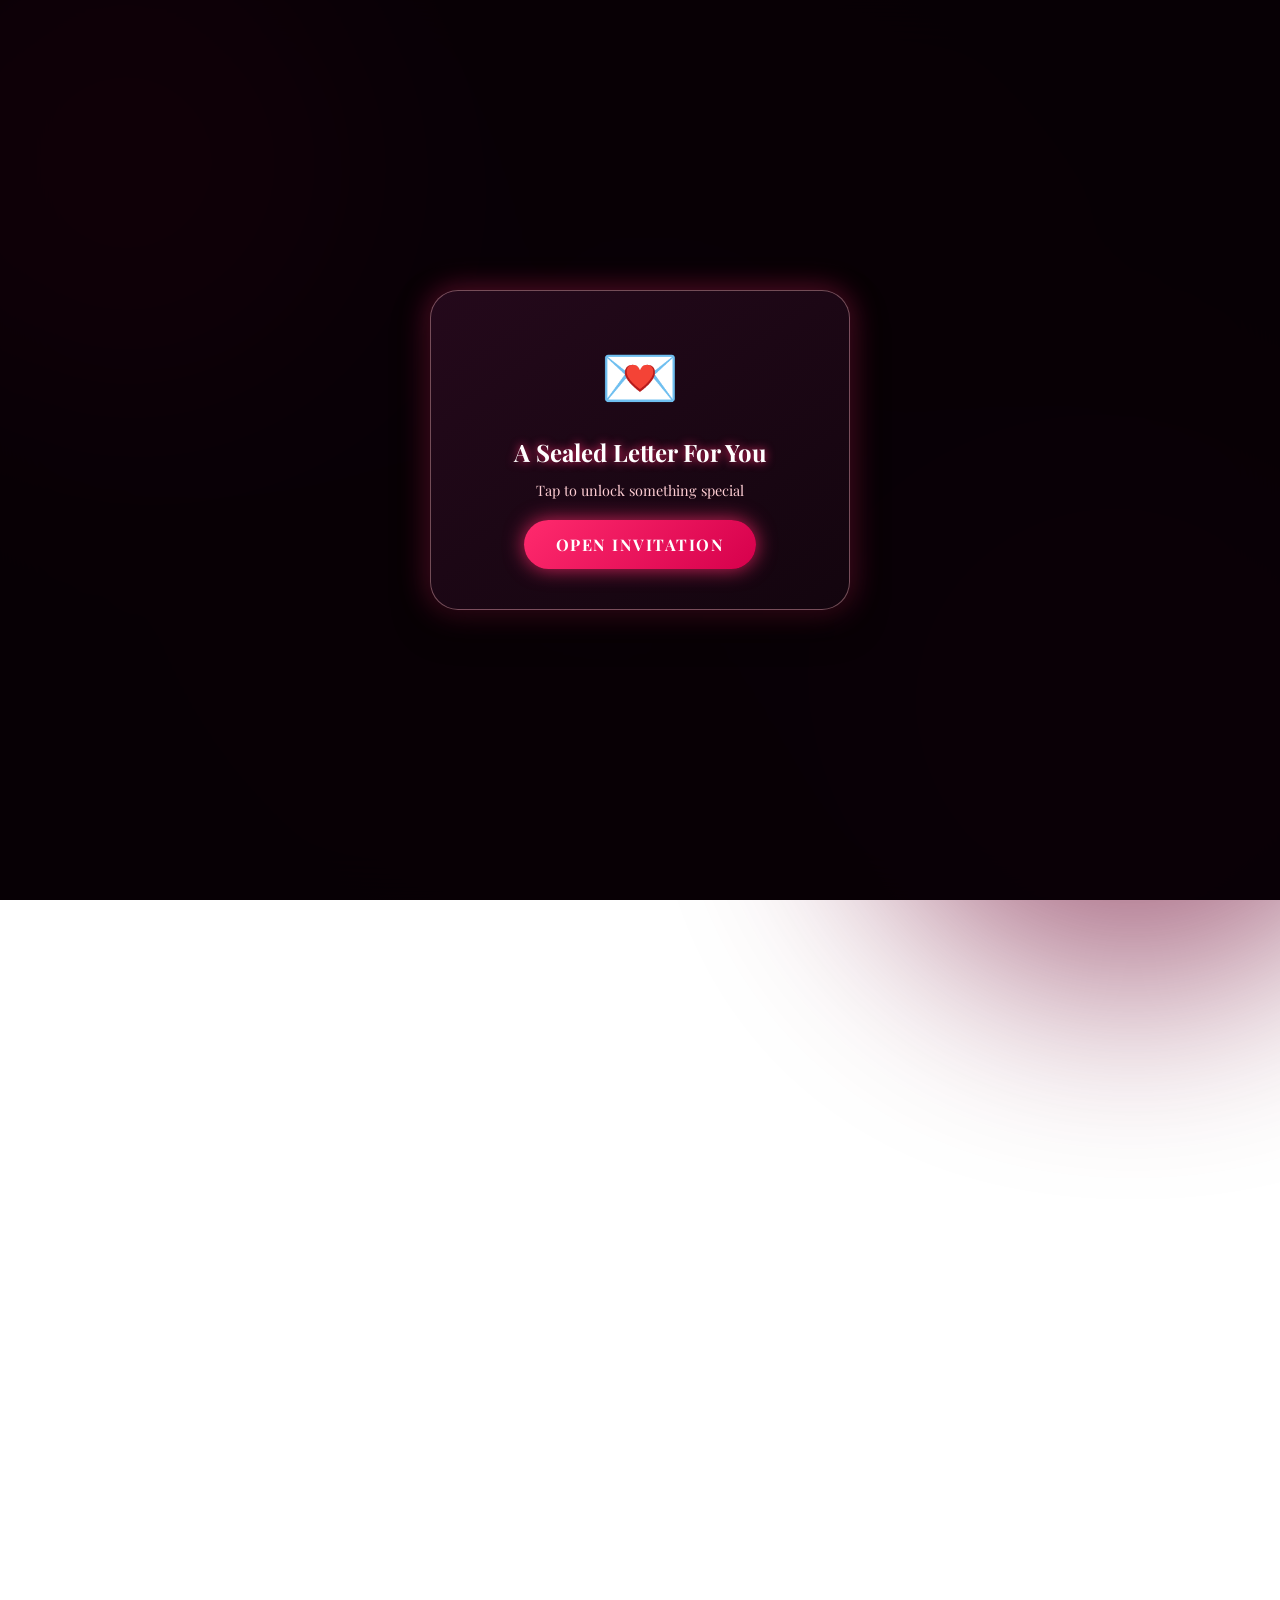
<file: My_Invitation_HTML_CSS_JSS/Index.html>
<!DOCTYPE html>
<html lang="en">
<head>
    <meta charset="UTF-8">
    <meta name="viewport" content="width=device-width, initial-scale=1.0">
    <title>A Special Invitation for You ✨</title>
    <style>
        :root {
            --bg-grad-1: #0b0207;
            --bg-grad-2: #210517;
            --card-bg: rgba(20, 5, 16, 0.85);
            --accent: #ff2a6d;
            --accent-glow: rgba(255, 42, 109, 0.8);
            --gold: #ffd700;
            --text-main: #fff0f5;
            --text-muted: #fecdd3;
            --border: rgba(255, 182, 193, 0.4);
            --neon-glow: 0 0 15px rgba(255, 42, 109, 0.8), 0 0 35px rgba(255, 42, 109, 0.5);
        }

        * {
            box-sizing: border-box;
            margin: 0;
            padding: 0;
            font-family: 'Playfair Display', 'Georgia', serif;
            transition: all 0.3s cubic-bezier(0.25, 1, 0.5, 1);
        }

        body {
            background: radial-gradient(circle at center, var(--bg-grad-2), var(--bg-grad-1));
            background-attachment: fixed;
            color: var(--text-main);
            min-height: 100vh;
            display: flex;
            justify-content: center;
            align-items: center;
            position: relative;
            overflow-x: hidden;
            padding: 40px 20px;
        }

        /* Ambient Background Orbs */
        .ambient-orb {
            position: fixed;
            border-radius: 50%;
            filter: blur(100px);
            opacity: 0.6;
            z-index: 0;
            pointer-events: none;
        }

        .orb-1 {
            width: 500px;
            height: 500px;
            background: #ff0055;
            top: -10%;
            left: -10%;
            animation: pulseOrb 6s infinite alternate ease-in-out;
        }

        .orb-2 {
            width: 550px;
            height: 550px;
            background: #6b002c;
            bottom: -10%;
            right: -10%;
            animation: pulseOrb 8s infinite alternate-reverse ease-in-out;
        }

        @keyframes pulseOrb {
            0% { transform: scale(1) translate(0, 0); opacity: 0.4; }
            100% { transform: scale(1.25) translate(30px, -30px); opacity: 0.8; }
        }

        #falling-flowers {
            position: fixed;
            top: 0;
            left: 0;
            width: 100%;
            height: 100%;
            pointer-events: none;
            z-index: 2;
        }

        .falling-flower {
            position: absolute;
            top: -10vh;
            user-select: none;
            animation: fallAndSpin linear infinite;
            filter: drop-shadow(0 0 10px rgba(255, 105, 180, 0.9));
        }

        @keyframes fallAndSpin {
            0% { transform: translateY(-10vh) rotate(0deg); opacity: 0; }
            15% { opacity: 0.9; }
            85% { opacity: 0.9; }
            100% { transform: translateY(110vh) rotate(360deg); opacity: 0; }
        }

        #particleCanvas {
            position: fixed;
            top: 0;
            left: 0;
            width: 100%;
            height: 100%;
            pointer-events: none;
            z-index: 10;
        }

        /* ENVELOPE OVERLAY */
        .email-overlay {
            position: fixed;
            top: 0;
            left: 0;
            width: 100%;
            height: 100%;
            background: rgba(8, 1, 6, 0.95);
            backdrop-filter: blur(25px);
            z-index: 100;
            display: flex;
            justify-content: center;
            align-items: center;
            transition: opacity 0.8s ease, visibility 0.8s;
        }

        .email-card {
            width: 90%;
            max-width: 420px;
            background: linear-gradient(145deg, rgba(40, 10, 30, 0.9), rgba(20, 5, 15, 0.95));
            border: 1px solid var(--border);
            border-radius: 28px;
            padding: 40px 30px;
            text-align: center;
            box-shadow: 0 15px 35px rgba(0, 0, 0, 0.5), 0 0 30px rgba(255, 42, 109, 0.4);
            cursor: pointer;
        }

        .email-card:hover {
            transform: translateY(-5px) scale(1.02);
            box-shadow: 0 20px 45px rgba(0, 0, 0, 0.6), 0 0 50px rgba(255, 42, 109, 0.6);
        }

        .envelope-icon {
            font-size: 4rem;
            margin-bottom: 20px;
            display: inline-block;
            animation: floatEnvelope 3s infinite ease-in-out;
        }

        @keyframes floatEnvelope {
            0%, 100% { transform: translateY(0); }
            50% { transform: translateY(-12px); }
        }

        .email-subject {
            font-size: 1.5rem;
            color: #fff;
            font-weight: 700;
            margin-bottom: 12px;
            text-shadow: 0 0 10px var(--accent);
        }

        .open-btn {
            display: inline-block;
            margin-top: 20px;
            background: linear-gradient(135deg, var(--accent), #d6004c);
            color: white;
            padding: 14px 32px;
            border-radius: 30px;
            font-weight: bold;
            letter-spacing: 1.5px;
            box-shadow: 0 0 20px var(--accent-glow);
        }

        /* STAGE WRAPPER WITH GIANT DIAGONAL BOUQUETS */
        .stage-wrapper {
            position: relative;
            max-width: 800px;
            width: 100%;
            z-index: 1;
            opacity: 0;
            transform: translateY(30px);
            transition: opacity 0.8s ease, transform 0.8s ease;
        }

        .stage-wrapper.active {
            opacity: 1;
            transform: translateY(0);
        }

        /* GIANT DIAGONAL BOUQUETS */
        .giant-bouquet {
            position: absolute;
            font-size: 6rem;
            pointer-events: none;
            z-index: 25;
            filter: drop-shadow(0 0 25px rgba(255, 42, 109, 0.9)) drop-shadow(0 0 50px rgba(255, 215, 0, 0.7));
            animation: diagonalFloat 4s infinite alternate ease-in-out;
        }

        .giant-bouquet.top-left {
            top: -50px;
            left: -50px;
            transform: rotate(-25deg);
        }

        .giant-bouquet.bottom-right {
            bottom: -50px;
            right: -50px;
            transform: rotate(155deg);
        }

        @keyframes diagonalFloat {
            0% { transform: scale(1) translate(0, 0) rotate(-20deg); filter: drop-shadow(0 0 20px var(--accent)); }
            100% { transform: scale(1.1) translate(10px, 10px) rotate(-15deg); filter: drop-shadow(0 0 45px var(--accent)) drop-shadow(0 0 60px #ff69b4); }
        }

        /* MAIN MUSEUM CONTAINER WITH FLOWERS OUTLINING THE ENTIRE BORDER */
        .museum-container {
            position: relative;
            width: 100%;
            background: var(--card-bg);
            backdrop-filter: blur(25px);
            padding: 50px 40px;
            border-radius: 36px;
            border: 2px solid var(--border);
            box-shadow: 0 20px 60px rgba(0, 0, 0, 0.7), 0 0 50px rgba(255, 42, 109, 0.35), inset 0 0 30px rgba(255, 42, 109, 0.2);
            overflow: visible;
        }

        /* GLOWING FLOWER OUTLINE FRAME */
        .flower-frame {
            position: absolute;
            top: 0;
            left: 0;
            width: 100%;
            height: 100%;
            pointer-events: none;
            z-index: 20;
            border-radius: 36px;
        }

        .frame-flower {
            position: absolute;
            font-size: 1.8rem;
            filter: drop-shadow(0 0 12px rgba(255, 42, 109, 0.9)) drop-shadow(0 0 25px rgba(255, 105, 180, 0.8));
            animation: glowPulse 2s infinite alternate ease-in-out;
        }

        /* Positioning flowers around top, bottom, left, right edges */
        .frame-top { top: -18px; transform: translateY(-50%); }
        .frame-bottom { bottom: -18px; transform: translateY(50%); }
        .frame-left { left: -18px; transform: translateX(-50%); }
        .frame-right { right: -18px; transform: translateX(50%); }

        @keyframes glowPulse {
            0% { transform: scale(0.95); filter: drop-shadow(0 0 8px var(--accent)); }
            100% { transform: scale(1.15); filter: drop-shadow(0 0 20px var(--accent)) drop-shadow(0 0 35px #ffd700); }
        }

        header {
            text-align: center;
            border-bottom: 1px solid var(--border);
            padding-bottom: 20px;
            margin-bottom: 30px;
        }

        h1 {
            color: #fff;
            font-size: 2.5rem;
            letter-spacing: 2px;
            text-transform: uppercase;
            font-weight: 700;
            text-shadow: var(--neon-glow);
        }

        .subtitle {
            color: var(--text-muted);
            font-style: italic;
            margin-top: 8px;
            font-size: 1rem;
        }

        /* PROPOSAL SECTION */
        .invitation-card {
            background: linear-gradient(135deg, rgba(255, 255, 255, 0.03), rgba(255, 42, 109, 0.08));
            border: 1px dashed var(--accent);
            border-radius: 20px;
            padding: 28px 20px;
            text-align: center;
            margin-bottom: 30px;
            box-shadow: inset 0 0 20px rgba(255, 42, 109, 0.15);
        }

        .invitation-title {
            font-size: 1.6rem;
            color: #fff;
            margin-bottom: 22px;
            text-shadow: 0 0 10px rgba(255, 255, 255, 0.5);
            line-height: 1.4;
        }

        .btn-group {
            display: flex;
            justify-content: center;
            align-items: center;
            gap: 20px;
            min-height: 55px;
            position: relative;
        }

        .btn-choice {
            padding: 12px 34px;
            font-size: 1rem;
            font-weight: bold;
            border-radius: 30px;
            border: 1px solid #fff;
            cursor: pointer;
            box-shadow: 0 0 15px var(--accent-glow);
        }

        .btn-yes {
            background: linear-gradient(135deg, var(--accent), #ff0055);
            color: #fff;
            border: none;
        }

        .btn-yes:hover {
            transform: scale(1.08);
            box-shadow: 0 0 25px rgba(255, 42, 109, 0.8);
        }

        .btn-no {
            background: rgba(255, 255, 255, 0.08);
            color: var(--text-muted);
            border-color: rgba(255, 255, 255, 0.3);
            position: absolute;
            transition: all 0.15s ease-out;
            z-index: 30;
        }

        /* EXHIBITS */
        .exhibit-hall {
            padding: 20px;
            background: rgba(0, 0, 0, 0.25);
            border-radius: 20px;
            margin-bottom: 30px;
        }

        .memory-grid {
            display: grid;
            grid-template-columns: repeat(auto-fit, minmax(240px, 1fr));
            gap: 20px;
        }

        .memory-card {
            background: rgba(255, 255, 255, 0.04);
            padding: 15px;
            border-radius: 16px;
            border: 1px solid rgba(255, 255, 255, 0.15);
            text-align: center;
            color: #fff;
        }

        .memory-card:hover {
            transform: translateY(-5px);
            border-color: var(--accent);
            box-shadow: 0 10px 25px rgba(255, 42, 109, 0.3);
        }

        .image-wrapper {
            overflow: hidden;
            border-radius: 12px;
            margin-bottom: 12px;
            height: 220px;
        }

        .exhibit-image {
            width: 100%;
            height: 100%;
            object-fit: cover;
            transition: transform 0.5s ease;
        }

        .memory-card:hover .exhibit-image {
            transform: scale(1.05);
        }

        /* SONG EXHIBIT */
        .song-section {
            margin-bottom: 30px;
        }

        .song-card {
            background: linear-gradient(135deg, rgba(255, 42, 109, 0.12), rgba(15, 3, 10, 0.7));
            border: 1px solid var(--border);
            border-radius: 22px;
            padding: 25px;
            display: flex;
            flex-direction: column;
            align-items: center;
            text-align: center;
            box-shadow: 0 10px 30px rgba(0, 0, 0, 0.4);
        }

        .vinyl-art {
            width: 100px;
            height: 100px;
            border-radius: 50%;
            background: radial-gradient(circle, var(--accent) 18%, #111 19%, #222 40%, #050505 70%);
            border: 2px solid rgba(255, 255, 255, 0.8);
            box-shadow: 0 0 20px rgba(255, 42, 109, 0.4);
            display: flex;
            justify-content: center;
            align-items: center;
            font-size: 1.8rem;
            margin-bottom: 15px;
            animation: spinVinyl 8s linear infinite;
            animation-play-state: paused;
        }

        .song-card.playing .vinyl-art {
            animation-play-state: running;
        }

        @keyframes spinVinyl {
            100% { transform: rotate(360deg); }
        }

        .song-title {
            font-size: 1.4rem;
            color: #fff;
            font-weight: bold;
        }

        .song-artist {
            color: var(--text-muted);
            font-size: 0.95rem;
            font-style: italic;
            margin-bottom: 15px;
        }

        .visualizer {
            display: flex;
            gap: 5px;
            align-items: flex-end;
            height: 30px;
            margin-bottom: 15px;
        }

        .v-bar {
            width: 5px;
            background: var(--accent);
            border-radius: 3px;
            height: 8px;
        }

        .song-card.playing .v-bar {
            animation: bounceBar 0.8s infinite alternate ease-in-out;
        }

        .v-bar:nth-child(1) { animation-delay: 0.1s; }
        .v-bar:nth-child(2) { animation-delay: 0.3s; }
        .v-bar:nth-child(3) { animation-delay: 0.5s; }
        .v-bar:nth-child(4) { animation-delay: 0.2s; }
        .v-bar:nth-child(5) { animation-delay: 0.4s; }

        @keyframes bounceBar {
            0% { height: 6px; opacity: 0.4; }
            100% { height: 30px; opacity: 1; box-shadow: 0 0 10px var(--accent); }
        }

        .play-btn {
            background: var(--accent);
            color: white;
            border: none;
            padding: 10px 24px;
            border-radius: 25px;
            font-weight: bold;
            cursor: pointer;
            box-shadow: 0 0 15px var(--accent-glow);
            display: flex;
            align-items: center;
            gap: 8px;
        }

        .play-btn:hover {
            transform: scale(1.05);
            background: #fff;
            color: var(--accent);
        }

        /* SPARKLE VAULT */
        .interactive-vault {
            border-top: 1px solid var(--border);
            padding-top: 25px;
            text-align: center;
        }

        .vault-title {
            color: #fff;
            font-size: 1.3rem;
            margin-bottom: 6px;
            letter-spacing: 1px;
            text-shadow: 0 0 10px var(--accent);
        }

        .vault-sub {
            color: var(--text-muted);
            font-size: 0.9rem;
            font-style: italic;
            margin-bottom: 18px;
        }

        .sparkle-vault-box {
            width: 100%;
            height: 180px;
            background: linear-gradient(135deg, rgba(15, 3, 12, 0.6), rgba(35, 5, 25, 0.8));
            border: 1px dashed rgba(255, 42, 109, 0.4);
            border-radius: 20px;
            position: relative;
            cursor: pointer;
            overflow: hidden;
            display: flex;
            justify-content: center;
            align-items: center;
            box-shadow: inset 0 0 25px rgba(255, 42, 109, 0.2);
        }

        .sparkle-hint {
            color: rgba(255, 255, 255, 0.6);
            font-size: 0.9rem;
            pointer-events: none;
            text-shadow: 0 0 8px rgba(255, 255, 255, 0.3);
        }

        .secret-note-btn {
            margin-top: 18px;
            background: linear-gradient(135deg, rgba(255, 42, 109, 0.2), rgba(255, 215, 0, 0.1));
            color: #fff;
            border: 1px solid var(--accent);
            padding: 12px 26px;
            border-radius: 25px;
            cursor: pointer;
            font-weight: bold;
            letter-spacing: 0.5px;
            box-shadow: 0 0 15px rgba(255, 42, 109, 0.2);
        }

        .secret-note-btn:hover {
            background: var(--accent);
            box-shadow: 0 0 25px var(--accent-glow);
        }

        .secret-note-display {
            margin-top: 14px;
            font-style: italic;
            font-size: 0.95rem;
            color: var(--text-muted);
            min-height: 25px;
            text-shadow: 0 0 8px rgba(255, 42, 109, 0.4);
        }

        /* SURPRISE MODAL */
        .modal-overlay {
            position: fixed;
            top: 0;
            left: 0;
            width: 100%;
            height: 100%;
            background: rgba(0, 0, 0, 0.85);
            backdrop-filter: blur(12px);
            display: flex;
            justify-content: center;
            align-items: center;
            z-index: 200;
            opacity: 0;
            pointer-events: none;
            transition: opacity 0.5s ease;
        }

        .modal-overlay.show {
            opacity: 1;
            pointer-events: auto;
        }

        .surprise-card {
            background: linear-gradient(145deg, #2a081d, #42051d);
            border: 1px solid rgba(255, 255, 255, 0.4);
            border-radius: 24px;
            padding: 35px 25px;
            max-width: 440px;
            width: 90%;
            text-align: center;
            box-shadow: 0 0 50px rgba(255, 42, 109, 0.6);
            transform: scale(0.8);
            transition: transform 0.5s cubic-bezier(0.175, 0.885, 0.32, 1.275);
        }

        .modal-overlay.show .surprise-card {
            transform: scale(1);
        }

        .surprise-card h2 {
            font-size: 2rem;
            color: #fff;
            margin-bottom: 12px;
        }

        .ticket-box {
            border: 1px dashed var(--accent);
            background: rgba(0, 0, 0, 0.35);
            border-radius: 14px;
            padding: 18px;
            margin: 20px 0;
        }

        .ticket-title {
            font-size: 1rem;
            letter-spacing: 2px;
            color: var(--gold);
        }

        .ticket-details {
            font-size: 0.95rem;
            margin-top: 10px;
            color: #fff;
            line-height: 1.5;
        }

        .close-btn {
            background: #fff;
            color: var(--accent);
            border: none;
            padding: 10px 24px;
            border-radius: 20px;
            font-weight: bold;
            cursor: pointer;
        }

        @media (max-width: 600px) {
            .giant-bouquet {
                font-size: 4rem;
            }
            .giant-bouquet.top-left { top: -30px; left: -25px; }
            .giant-bouquet.bottom-right { bottom: -30px; right: -25px; }
            .museum-container { padding: 35px 20px; }
        }
    </style>
    <link href="https://fonts.googleapis.com/css2?family=Playfair+Display:ital,wght@0,600;0,700;1,400&display=swap" rel="stylesheet">
</head>
<body>

    <div class="ambient-orb orb-1"></div>
    <div class="ambient-orb orb-2"></div>
    <div id="falling-flowers"></div>
    <canvas id="particleCanvas"></canvas>

    <!-- ENVELOPE OVERLAY -->
    <div class="email-overlay" id="emailOverlay">
        <div class="email-card" onclick="openInvitation()">
            <div class="envelope-icon">💌</div>
            <div class="email-subject">A Sealed Letter For You</div>
            <p style="color: var(--text-muted); font-size: 0.9rem;">Tap to unlock something special</p>
            <div class="open-btn">OPEN INVITATION</div>
        </div>
    </div>

    <!-- MAIN STAGE WRAPPER WITH GIANT DIAGONAL BOUQUETS -->
    <div class="stage-wrapper" id="stageWrapper">
        
        <!-- GIANT DIAGONAL BOUQUETS -->
        <div class="giant-bouquet top-left">💐</div>
        <div class="giant-bouquet bottom-right">💐</div>

        <!-- MAIN CONTAINER -->
        <div class="museum-container">
            
            <!-- GLOWING FLOWER FRAME OUTLINING THE INTERFACE -->
            <div class="flower-frame">
                <!-- Top Row Flowers -->
                <span class="frame-flower frame-top" style="left: 10%;">🌸</span>
                <span class="frame-flower frame-top" style="left: 30%;">🌹</span>
                <span class="frame-flower frame-top" style="left: 50%;">🌺</span>
                <span class="frame-flower frame-top" style="left: 70%;">🌷</span>
                <span class="frame-flower frame-top" style="left: 90%;">💮</span>

                <!-- Bottom Row Flowers -->
                <span class="frame-flower frame-bottom" style="left: 10%;">🌷</span>
                <span class="frame-flower frame-bottom" style="left: 30%;">🌺</span>
                <span class="frame-flower frame-bottom" style="left: 50%;">🌹</span>
                <span class="frame-flower frame-bottom" style="left: 70%;">🌸</span>
                <span class="frame-flower frame-bottom" style="left: 90%;">✨</span>

                <!-- Left Column Flowers -->
                <span class="frame-flower frame-left" style="top: 25%;">🌸</span>
                <span class="frame-flower frame-left" style="top: 50%;">🌹</span>
                <span class="frame-flower frame-left" style="top: 75%;">🌺</span>

                <!-- Right Column Flowers -->
                <span class="frame-flower frame-right" style="top: 25%;">🌺</span>
                <span class="frame-flower frame-right" style="top: 50%;">🌷</span>
                <span class="frame-flower frame-right" style="top: 75%;">🌸</span>
            </div>

            <header>
                <h1 id="mainHeader">Museum of Memories</h1>
                <p class="subtitle" id="subHeader">A glowing tribute to our special moments</p>
            </header>

            <!-- PROPOSAL BOX -->
            <div class="invitation-card" id="invitationBox">
                <h2 class="invitation-title" id="proposalText">Krista Innova Sarabello  Balderas, wiill you go to the Acquaintance Party with me? ✨</h2>
                <div class="btn-group" id="btnGroup">
                    <button class="btn-choice btn-yes" onclick="handleYesClick()">YES! 💖</button>
                    <button class="btn-choice btn-no" id="noBtn" onmouseover="moveNoButton()" onclick="moveNoButton()" ontouchstart="moveNoButton()">NO 😜</button>
                </div>
            </div>

            <!-- EXHIBIT HALL -->
            <div class="exhibit-hall">
                <div class="memory-grid">
                    <div class="memory-card">
                        <div class="image-wrapper">
                            <img class="exhibit-image" src="us.jpg" alt="Our First Memory">
                        </div>
                        <p><strong>My Favorite Smile</strong></p>
                    </div>

                    <div class="memory-card">
                        <div class="image-wrapper">
                            <img class="exhibit-image" src="us2.jpg" alt="Our Special Moment">
                        </div>
                        <p><strong>Forever Favorite Moment</strong></p>
                    </div>
                </div>
            </div>

            <!-- SONG EXHIBIT -->
            <div class="song-section">
                <div class="song-card" id="songCard">
                    <div class="vinyl-art">🎵</div>
                    <div class="song-title">u+me</div>
                    <div class="song-artist">Olivia Rodrigo</div>

                    <div class="visualizer">
                        <div class="v-bar"></div>
                        <div class="v-bar"></div>
                        <div class="v-bar"></div>
                        <div class="v-bar"></div>
                        <div class="v-bar"></div>
                    </div>

                    <!-- AUDIO RELATIVE PATH -->
                    <audio id="themeSong" src="u+me.mp3" preload="auto"></audio>

                    <button class="play-btn" onclick="toggleSong()">
                        <span id="playIcon">▶</span> <span id="playText">Play Our Theme Song</span>
                    </button>
                </div>
            </div>

            <!-- MEMORY JUKEBOX & SPARKLE VAULT -->
            <div class="interactive-vault">
                <h3 class="vault-title">The Sparkle Vault ✨</h3>
                <p class="vault-sub">Tap inside the box below to release glowing love particles!</p>
                
                <div class="sparkle-vault-box" id="vaultBox" onclick="releaseSparkle(event)">
                    <span class="sparkle-hint" id="vaultHint">Tap anywhere inside to spark magic...</span>
                </div>

                <button class="secret-note-btn" onclick="showSecretNote()">✨ Reveal a Secret Love Note ✨</button>
                <div class="secret-note-display" id="secretNoteDisplay"></div>
            </div>

        </div>
    </div>

    <!-- SURPRISE MODAL -->
    <div class="modal-overlay" id="surpriseModal">
        <div class="surprise-card">
            <h2>YES! 🎉💖</h2>
            <p style="color: var(--text-muted); font-size: 0.95rem;">You just made my whole world brighter!</p>
            
            <div class="ticket-box">
                <div class="ticket-title">🎟️ OFFICIAL PARTY PASS 🎟️</div>
                <div class="ticket-details">
                    <p><strong>Event:</strong> Acquaintance Party</p>
                    <p><strong>Escort:</strong> Me 😊</p>
                    <p><strong>Includes:</strong> Great music, laughs, and very unforgettable memoriesss😝😜</p>
                    <p>.....................................................................................</p>
                    <p><strong>Note:</strong> Please take a screenshot of your pass.</p>
                </div>
            </div>

            <button class="close-btn" onclick="closeModal()">Can't Wait! ✨</button>
        </div>
    </div>

    <script>
        function openInvitation() {
            const overlay = document.getElementById('emailOverlay');
            const wrapper = document.getElementById('stageWrapper');
            
            overlay.style.opacity = '0';
            overlay.style.visibility = 'hidden';
            
            setTimeout(() => {
                wrapper.classList.add('active');
                positionNoButton();
            }, 300);
        }

        const noBtn = document.getElementById('noBtn');

        function positionNoButton() {
            noBtn.style.position = 'relative';
            noBtn.style.top = '0px';
            noBtn.style.left = '0px';
        }

        function moveNoButton() {
            const padding = 80;
            const x = Math.random() * (window.innerWidth - padding * 2) + padding;
            const y = Math.random() * (window.innerHeight - padding * 2) + padding;

            noBtn.style.position = 'fixed';
            noBtn.style.left = `${x}px`;
            noBtn.style.top = `${y}px`;
        }

        function handleYesClick() {
            const modal = document.getElementById('surpriseModal');
            modal.classList.add('show');

            document.getElementById('mainHeader').innerText = "IT'S A DATE! 🥳";
            document.getElementById('subHeader').innerText = "Looking forward to an amazing evening!";
            document.getElementById('proposalText').innerHTML = "You said YES! 🌸✨<br>Counting down the days!";
            document.getElementById('btnGroup').style.display = 'none';

            createExplosiveBurst();
        }

        function closeModal() {
            document.getElementById('surpriseModal').classList.remove('show');
        }

        function createExplosiveBurst() {
            const burstChars = ['💖', '🌸', '✨', '🎉', '🌹'];
            for (let i = 0; i < 50; i++) {
                const particle = document.createElement('div');
                particle.innerText = burstChars[Math.floor(Math.random() * burstChars.length)];
                particle.style.position = 'fixed';
                particle.style.left = '50vw';
                particle.style.top = '50vh';
                particle.style.fontSize = (Math.random() * 1.5 + 1) + 'rem';
                particle.style.zIndex = '300';
                particle.style.pointerEvents = 'none';
                particle.style.transition = 'transform 1.2s ease-out, opacity 1.2s ease-out';
                
                document.body.appendChild(particle);

                const angle = Math.random() * Math.PI * 2;
                const dist = Math.random() * 250 + 80;
                const x = Math.cos(angle) * dist;
                const y = Math.sin(angle) * dist;

                setTimeout(() => {
                    particle.style.transform = `translate(${x}px, ${y}px) rotate(${Math.random() * 360}deg)`;
                    particle.style.opacity = '0';
                }, 20);

                setTimeout(() => particle.remove(), 1300);
            }
        }

        function toggleSong() {
            const audio = document.getElementById('themeSong');
            const card = document.getElementById('songCard');
            const icon = document.getElementById('playIcon');
            const text = document.getElementById('playText');

            if (audio.paused) {
                audio.play().catch(err => alert("Make sure 'u+me.mp3' is placed in the same folder as this file!"));
                card.classList.add('playing');
                icon.innerText = '⏸';
                text.innerText = 'Pause Song';
            } else {
                audio.pause();
                card.classList.remove('playing');
                icon.innerText = '▶';
                text.innerText = 'Play Our Theme Song';
            }
        }

        function releaseSparkle(e) {
            const box = document.getElementById('vaultBox');
            const hint = document.getElementById('vaultHint');
            if(hint) hint.style.display = 'none';

            const rect = box.getBoundingClientRect();
            const x = e.clientX - rect.left;
            const y = e.clientY - rect.top;

            const sparkle = document.createElement('div');
            sparkle.innerText = ['💖', '✨', '🌸', '💫', '💎', '🌷'][Math.floor(Math.random() * 6)];
            sparkle.style.position = 'absolute';
            sparkle.style.left = `${x - 12}px`;
            sparkle.style.top = `${y - 12}px`;
            sparkle.style.fontSize = '1.3rem';
            sparkle.style.filter = 'drop-shadow(0 0 8px #ff2a6d)';
            sparkle.style.animation = 'floatUp 1.5s ease-out forwards';

            box.appendChild(sparkle);
            setTimeout(() => sparkle.remove(), 1500);
        }

        const secretNotes = [
            "Ok raka pag August 31? heheheh🤪. Ok raka maem?",
            "I'm so happy I chatted you first🥰",
            "No amount of words could show how much I LOVE YOU mi future wife",
            "Your laughter is my absolute favorite sound......and your moans too🤪",
            "YOU'RE MY FAVORITE PERSON IN THE WORLDDDDDDDDDD!!!!!!!",
            "LAMI KAYKAAA🤤🤤😝",
            "I love how were freaky and loving at the same time. The perfect combo🥰"
        ];

        function showSecretNote() {
            const display = document.getElementById('secretNoteDisplay');
            const randomIndex = Math.floor(Math.random() * secretNotes.length);
            display.style.opacity = '0';
            setTimeout(() => {
                display.innerText = `"${secretNotes[randomIndex]}"`;
                display.style.opacity = '1';
            }, 200);
        }

        // Falling Flowers
        const floralEmojis = ['🌸', '🌺', '💮', '🌹', '✨'];
        const floralContainer = document.getElementById('falling-flowers');

        for(let i = 0; i < 25; i++) {
            let flower = document.createElement('div');
            flower.innerText = floralEmojis[Math.floor(Math.random() * floralEmojis.length)];
            flower.className = 'falling-flower';
            flower.style.left = Math.random() * 100 + 'vw';
            flower.style.animationDuration = (Math.random() * 7 + 5) + 's';
            flower.style.animationDelay = (Math.random() * 8) + 's';
            flower.style.fontSize = (Math.random() * 1.2 + 0.8) + 'rem';
            floralContainer.appendChild(flower);
        }

        // Particle Canvas
        const canvas = document.getElementById('particleCanvas');
        const ctx = canvas.getContext('2d');
        let particles = [];

        function resizeCanvas() {
            canvas.width = window.innerWidth;
            canvas.height = window.innerHeight;
        }

        window.addEventListener('resize', resizeCanvas);
        resizeCanvas();

        class Particle {
            constructor(x, y) {
                this.x = x;
                this.y = y;
                this.size = Math.random() * 3 + 1;
                this.speedX = Math.random() * 1.5 - 0.75;
                this.speedY = Math.random() * -1.5 - 0.5;
                this.opacity = 1;
            }

            update() {
                this.x += this.speedX;
                this.y += this.speedY;
                this.opacity -= 0.02;
            }

            draw() {
                ctx.fillStyle = `rgba(255, 42, 109, ${this.opacity})`;
                ctx.beginPath();
                ctx.arc(this.x, this.y, this.size, 0, Math.PI * 2);
                ctx.fill();
            }
        }

        window.addEventListener('mousemove', (e) => {
            if (Math.random() < 0.3) {
                particles.push(new Particle(e.clientX, e.clientY));
            }
        });

        function animateParticles() {
            ctx.clearRect(0, 0, canvas.width, canvas.height);
            for (let i = 0; i < particles.length; i++) {
                particles[i].update();
                particles[i].draw();
                if (particles[i].opacity <= 0) {
                    particles.splice(i, 1);
                    i--;
                }
            }
            requestAnimationFrame(animateParticles);
        }

        animateParticles();
    </script>
</body>
</html>
</file>
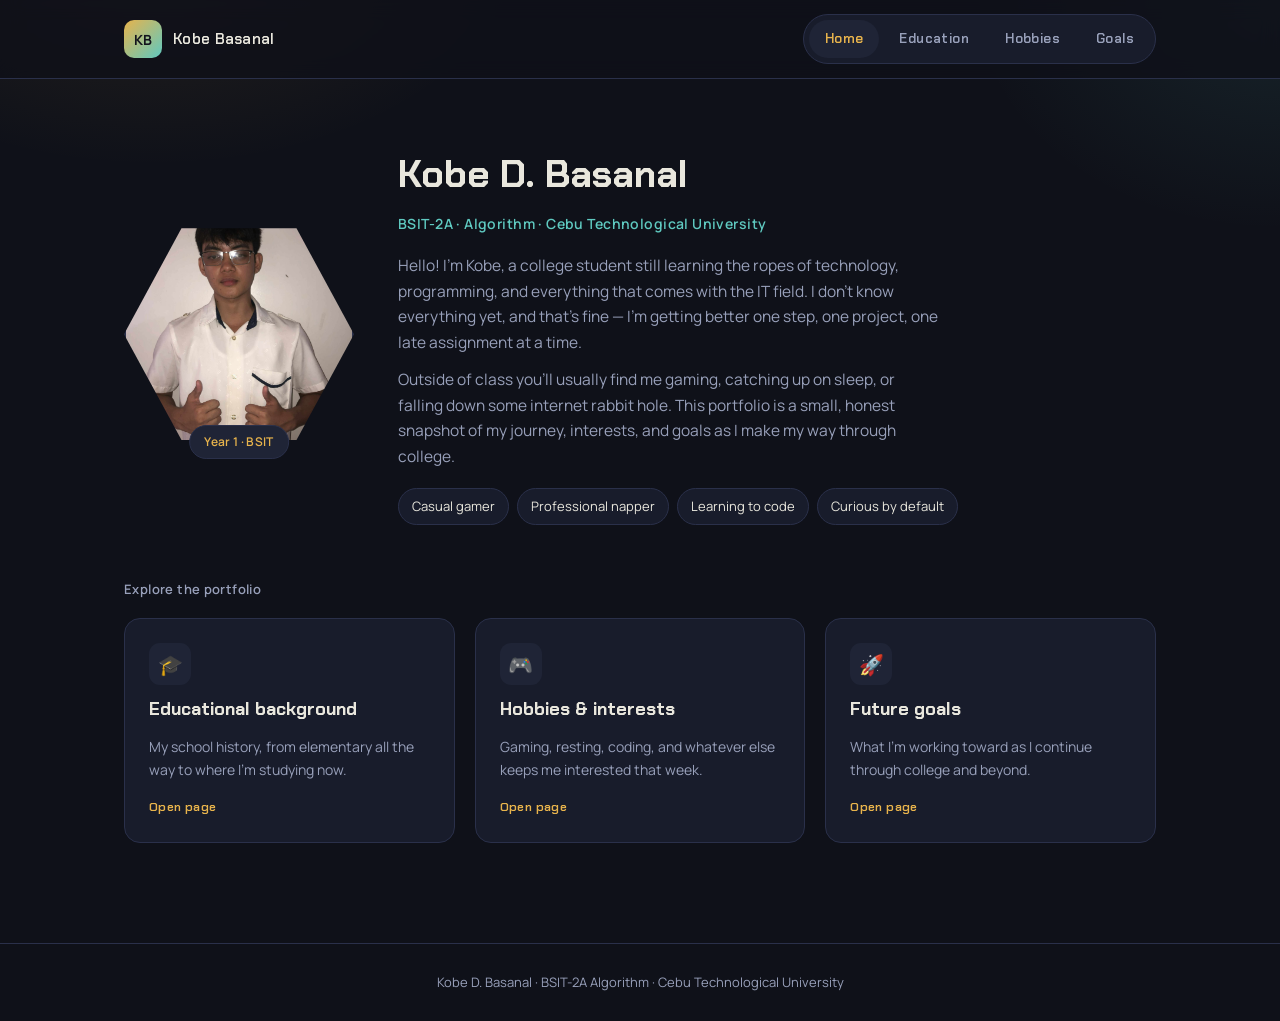
<file: My_Personal_Bioography_HTML/index.html>
<!DOCTYPE html>
<html lang="en">
<head>
<meta charset="UTF-8">
<meta name="viewport" content="width=device-width,initial-scale=1.0">
<title>Kobe Basanal &middot; Home</title>
<link rel="preconnect" href="https://fonts.googleapis.com">
  <link rel="preconnect" href="https://fonts.gstatic.com" crossorigin>
  <link href="https://fonts.googleapis.com/css2?family=Chakra+Petch:wght@500;600;700&family=Manrope:wght@400;500;600;700&display=swap" rel="stylesheet">
<style>
:root{
  --bg:#0f1119;
  --bg-glow:#171b2c;
  --panel:#181c2b;
  --panel-2:#1f2436;
  --line:#2a304a;
  --text:#e9e7dd;
  --text-dim:#98a0ba;
  --amber:#e7b34c;
  --amber-dim:#a9853c;
  --teal:#5fc9c0;
  --teal-dim:#3f8b85;
}
*{box-sizing:border-box}
html{scroll-behavior:smooth}
body{
  margin:0;
  min-height:100vh;
  background:
    radial-gradient(620px 380px at 12% -6%, rgba(231,179,76,.10), transparent 60%),
    radial-gradient(560px 420px at 100% 0%, rgba(95,201,192,.10), transparent 55%),
    var(--bg);
  color:var(--text);
  font-family:'Manrope',sans-serif;
  line-height:1.65;
  -webkit-font-smoothing:antialiased;
}
h1,h2,h3,.tab,.brand-name,.stat-num,.badge,.tile-cta,.stage-tag,.quest-tag{
  font-family:'Chakra Petch',sans-serif;
}
a{color:inherit}
img{max-width:100%;display:block}
:focus-visible{outline:2px solid var(--teal);outline-offset:3px}

/* ---------- HUD NAV ---------- */
.hud{
  position:sticky;top:0;z-index:50;
  background:rgba(15,17,25,.82);
  backdrop-filter:blur(10px);
  border-bottom:1px solid var(--line);
}
.hud-inner{
  max-width:1080px;margin:0 auto;
  display:flex;align-items:center;justify-content:space-between;
  gap:18px;padding:14px 24px;flex-wrap:wrap;
}
.brand{display:flex;align-items:center;gap:11px;text-decoration:none;color:var(--text)}
.brand-badge{
  width:38px;height:38px;border-radius:10px;
  background:linear-gradient(135deg,var(--amber),var(--teal));
  display:flex;align-items:center;justify-content:center;
  font-weight:700;font-size:14px;color:#12141d;
}
.brand-name{font-weight:600;font-size:15px;letter-spacing:.02em}
.tabs{
  display:flex;gap:4px;background:var(--panel);
  padding:5px;border-radius:999px;border:1px solid var(--line);
}
.tab{
  padding:8px 16px;border-radius:999px;
  color:var(--text-dim);text-decoration:none;
  font-weight:600;font-size:13.5px;letter-spacing:.03em;
  transition:color .15s,background .15s;
}
.tab:hover{color:var(--text)}
.tab.active{background:var(--panel-2);color:var(--amber)}

/* ---------- LAYOUT ---------- */
main{max-width:1080px;margin:0 auto;padding:54px 24px 100px}
.page-head{max-width:640px;margin-bottom:40px}
.page-head h1{font-size:34px;margin:0 0 10px;letter-spacing:.01em}
.page-head p{color:var(--text-dim);font-size:16px;margin:0;max-width:60ch}

footer{
  border-top:1px solid var(--line);
  padding:28px 24px;text-align:center;
  color:var(--text-dim);font-size:13px;
}

/* ---------- HERO (home) ---------- */
.hero{
  display:grid;grid-template-columns:230px 1fr;gap:44px;
  align-items:center;padding:10px 0 54px;
}
.portrait-wrap{position:relative;width:230px}
.portrait-frame{
  width:230px;height:230px;
  clip-path:polygon(25% 4%,75% 4%,100% 50%,75% 96%,25% 96%,0% 50%);
  overflow:hidden;background:var(--panel-2);
  border:2px solid var(--line);
}
.portrait-frame img{width:100%;height:100%;object-fit:cover}
.level-badge{
  position:absolute;bottom:-10px;left:50%;transform:translateX(-50%);
  background:var(--panel-2);border:1px solid var(--line);
  color:var(--amber);font-weight:600;font-size:12px;
  padding:6px 14px;border-radius:999px;white-space:nowrap;
  letter-spacing:.03em;
}
.hero-info h1{font-size:38px;margin:0 0 6px}
.hero-info .role{
  color:var(--teal);font-weight:600;font-size:14px;
  letter-spacing:.03em;margin:0 0 18px;
}
.hero-info .bio{color:var(--text-dim);font-size:15.5px;max-width:60ch;margin:0 0 12px}
.traits{display:flex;flex-wrap:wrap;gap:8px;margin-top:18px}
.chip{
  background:var(--panel);border:1px solid var(--line);
  padding:7px 13px;border-radius:999px;font-size:13px;color:var(--text)
}

/* ---------- EXPLORE TILES ---------- */
.section-label{
  font-size:13px;color:var(--text-dim);font-weight:600;
  letter-spacing:.03em;margin:0 0 18px;
}
.tiles{display:grid;grid-template-columns:repeat(3,1fr);gap:20px}
.tile{
  background:var(--panel);border:1px solid var(--line);
  border-radius:16px;padding:24px;text-decoration:none;color:var(--text);
  display:flex;flex-direction:column;gap:10px;
  transition:border-color .15s,transform .15s;
}
.tile:hover{border-color:var(--teal-dim);transform:translateY(-2px)}
.tile-icon{
  width:42px;height:42px;border-radius:11px;
  background:var(--panel-2);display:flex;align-items:center;
  justify-content:center;font-size:20px;
}
.tile h3{margin:0;font-size:18px}
.tile p{margin:0;color:var(--text-dim);font-size:14px}
.tile-cta{
  margin-top:auto;font-size:12.5px;color:var(--amber);
  font-weight:600;letter-spacing:.03em;padding-top:6px;
}

/* ---------- EDUCATION TIMELINE ---------- */
.path{position:relative;padding-left:36px}
.path::before{
  content:"";position:absolute;left:11px;top:6px;bottom:6px;width:2px;
  background:linear-gradient(var(--teal-dim),var(--line));
}
.stage{position:relative;margin-bottom:36px}
.stage:last-child{margin-bottom:0}
.stage::before{
  content:"";position:absolute;left:-36px;top:6px;width:24px;height:24px;
  border-radius:50%;background:var(--panel-2);border:2px solid var(--teal-dim);
}
.stage.current::before{border-color:var(--amber);background:var(--amber)}
.stage-card{
  display:grid;grid-template-columns:150px 1fr;gap:22px;
  background:var(--panel);border:1px solid var(--line);
  border-radius:16px;padding:20px;align-items:center;
}
.stage-photo{
  width:150px;height:150px;border-radius:12px;overflow:hidden;
  background:var(--panel-2);border:1px solid var(--line);
}
.stage-photo img{width:100%;height:100%;object-fit:cover}
.stage-meta{display:flex;align-items:center;gap:10px;margin-bottom:8px}
.stage-tag{
  font-size:11.5px;font-weight:600;letter-spacing:.05em;
  color:var(--teal);background:rgba(95,201,192,.08);
  border:1px solid var(--teal-dim);padding:3px 10px;border-radius:999px;
}
.stage.current .stage-tag{
  color:var(--amber);border-color:var(--amber-dim);background:rgba(231,179,76,.1);
}
.stage-status{font-size:12px;color:var(--text-dim)}
.stage-card h3{margin:0 0 4px;font-size:19px}
.stage-card .school{color:var(--text-dim);font-size:14px;margin:0}

/* ---------- SKILL GRID (hobbies) ---------- */
.skills{display:grid;grid-template-columns:repeat(2,1fr);gap:20px}
.skill-card{
  background:var(--panel);border:1px solid var(--line);
  border-radius:16px;padding:24px;
}
.skill-top{display:flex;align-items:center;gap:14px;margin-bottom:14px}
.skill-icon{
  width:46px;height:46px;border-radius:12px;flex:none;
  background:var(--panel-2);display:flex;align-items:center;
  justify-content:center;font-size:22px;
}
.skill-card h3{margin:0;font-size:18px}
.skill-card p{margin:0;color:var(--text-dim);font-size:14.5px}
.skill-tag{
  display:inline-block;margin-top:14px;font-size:11.5px;font-weight:600;
  letter-spacing:.04em;color:var(--amber);
  background:rgba(231,179,76,.08);border:1px solid var(--amber-dim);
  padding:3px 10px;border-radius:999px;
}

/* ---------- QUEST LOG (goals) ---------- */
.quests{display:flex;flex-direction:column;gap:16px}
.quest{
  display:grid;grid-template-columns:52px 1fr;gap:18px;
  background:var(--panel);border:1px solid var(--line);
  border-radius:16px;padding:22px;
}
.quest-icon{
  width:52px;height:52px;border-radius:13px;
  background:var(--panel-2);display:flex;align-items:center;
  justify-content:center;font-size:24px;
}
.quest-top{display:flex;align-items:center;gap:12px;margin-bottom:8px;flex-wrap:wrap}
.quest h3{margin:0;font-size:18px}
.quest-tag{
  font-size:11px;font-weight:600;letter-spacing:.05em;
  color:var(--teal);background:rgba(95,201,192,.08);
  border:1px solid var(--teal-dim);padding:2px 9px;border-radius:999px;
}
.quest p{margin:0;color:var(--text-dim);font-size:14.5px;max-width:68ch}

/* ---------- RESPONSIVE ---------- */
@media (max-width:760px){
  .hero{grid-template-columns:1fr;text-align:center;gap:28px}
  .portrait-wrap{margin:0 auto}
  .hero-info .bio{max-width:100%}
  .traits{justify-content:center}
  .tiles{grid-template-columns:1fr}
  .skills{grid-template-columns:1fr}
  .stage-card{grid-template-columns:1fr}
  .stage-photo{width:100%;height:200px}
  .quest{grid-template-columns:1fr}
  .hud-inner{justify-content:center}
}
@media (prefers-reduced-motion:reduce){
  html{scroll-behavior:auto}
  *{transition:none !important}
}

</style>
</head>
<body>
  <header class="hud">
    <div class="hud-inner">
      <a class="brand" href="index.html">
        <span class="brand-badge">KB</span>
        <span class="brand-name">Kobe Basanal</span>
      </a>
      <nav class="tabs">
      <a href="index.html" class="tab active">Home</a>
      <a href="education.html" class="tab">Education</a>
      <a href="hobbies.html" class="tab">Hobbies</a>
      <a href="goals.html" class="tab">Goals</a>
      </nav>
    </div>
  </header>
<main>
  <section class="hero">
    <div class="portrait-wrap">
      <div class="portrait-frame">
        <img src="[data-uri]" alt="Kobe D. Basanal">
      </div>
      <span class="level-badge">Year 1 &middot; BSIT</span>
    </div>
    <div class="hero-info">
      <h1>Kobe D. Basanal</h1>
      <p class="role">BSIT-2A &middot; Algorithm &middot; Cebu Technological University</p>
      <p class="bio">Hello! I'm Kobe, a college student still learning the ropes of technology, programming, and everything that comes with the IT field. I don't know everything yet, and that's fine &mdash; I'm getting better one step, one project, one late assignment at a time.</p>
      <p class="bio">Outside of class you'll usually find me gaming, catching up on sleep, or falling down some internet rabbit hole. This portfolio is a small, honest snapshot of my journey, interests, and goals as I make my way through college.</p>
      <div class="traits">
        <span class="chip">Casual gamer</span>
        <span class="chip">Professional napper</span>
        <span class="chip">Learning to code</span>
        <span class="chip">Curious by default</span>
      </div>
    </div>
  </section>

  <p class="section-label">Explore the portfolio</p>
  <div class="tiles">
    <a class="tile" href="education.html">
      <span class="tile-icon">&#127891;</span>
      <h3>Educational background</h3>
      <p>My school history, from elementary all the way to where I'm studying now.</p>
      <span class="tile-cta">Open page</span>
    </a>
    <a class="tile" href="hobbies.html">
      <span class="tile-icon">&#127918;</span>
      <h3>Hobbies &amp; interests</h3>
      <p>Gaming, resting, coding, and whatever else keeps me interested that week.</p>
      <span class="tile-cta">Open page</span>
    </a>
    <a class="tile" href="goals.html">
      <span class="tile-icon">&#128640;</span>
      <h3>Future goals</h3>
      <p>What I'm working toward as I continue through college and beyond.</p>
      <span class="tile-cta">Open page</span>
    </a>
  </div>
</main>
<footer>Kobe D. Basanal &middot; BSIT-2A Algorithm &middot; Cebu Technological University</footer>
</body>
</html>
</file>
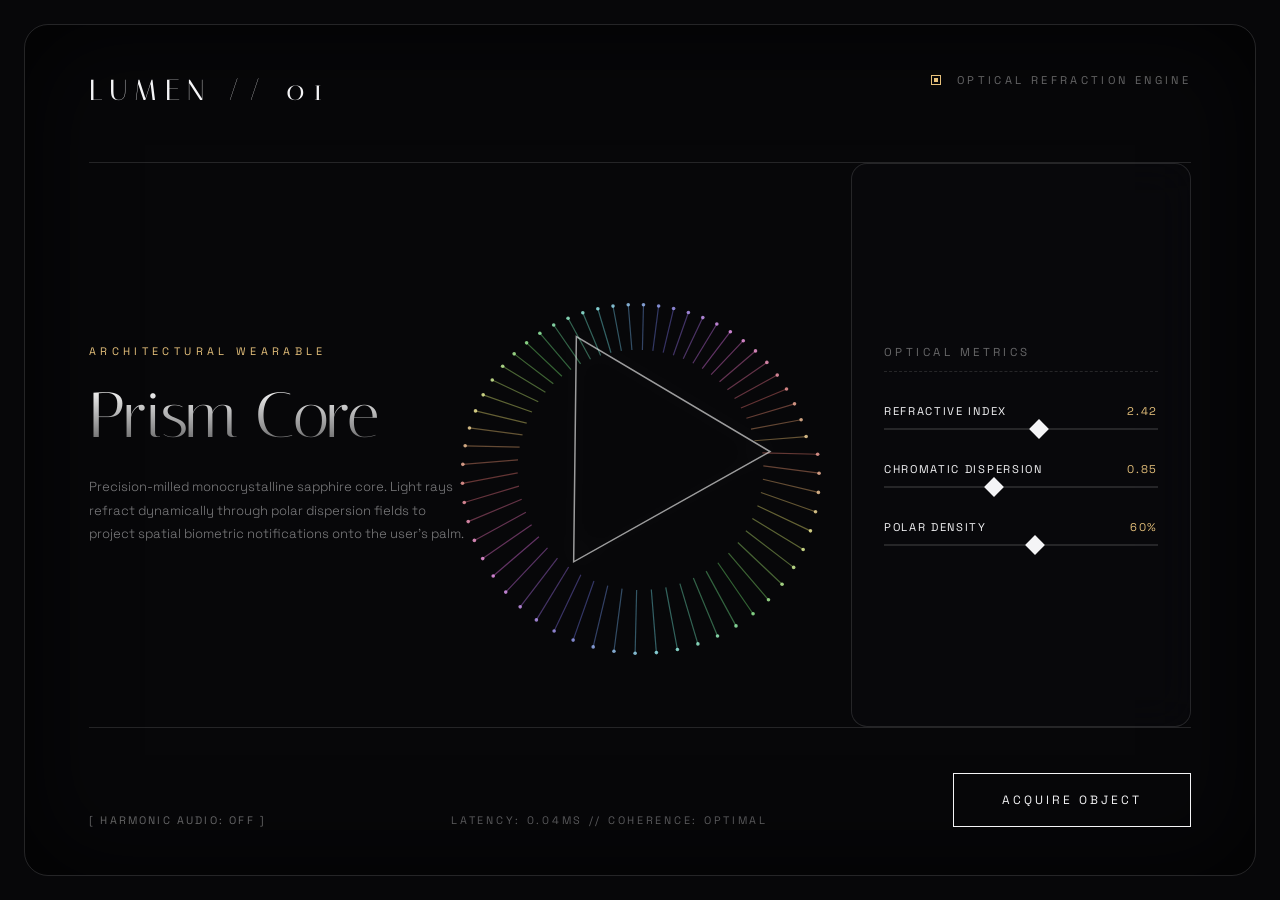
<file: AR telemeter/AR telemetytr.html>
<!DOCTYPE html>
<html lang="en">
<head>
  <meta charset="UTF-8" />
  <meta name="viewport" content="width=device-width, initial-scale=1.0"/>
  <title>LUMEN // OPTICAL ARCHITECTURE</title>
  <link rel="preconnect" href="https://fonts.googleapis.com">
  <link rel="preconnect" href="https://fonts.gstatic.com" crossorigin>
  <link href="https://fonts.googleapis.com/css2?family=Italiana&family=Space+Grotesk:wght@300;400;600&display=swap" rel="stylesheet">

  <style>
    :root {
      --bg: #070709;
      --text: #f4f4f6;
      --accent-dispersion: #e5c07b;
      --accent-glow: rgba(229, 192, 123, 0.2);
      --border-thin: rgba(255, 255, 255, 0.12);
      --mono-font: 'Space Grotesk', sans-serif;
      --serif-font: 'Italiana', serif;
    }

    * {
      box-sizing: border-box;
      margin: 0;
      padding: 0;
      user-select: none;
    }

    body, html {
      width: 100%;
      height: 100%;
      overflow: hidden;
      background-color: var(--bg);
      font-family: var(--mono-font);
      color: var(--text);
    }

    /* Fullscreen Optical Render Canvas */
    #prismCanvas {
      position: absolute;
      inset: 0;
      width: 100%;
      height: 100%;
      z-index: 1;
    }

    /* Asymmetric Structural Grid Overlay */
    .structural-frame {
      position: absolute;
      inset: 0;
      z-index: 10;
      pointer-events: none;
      display: grid;
      grid-template-columns: 420px 1fr 340px;
      grid-template-rows: 90px 1fr 100px;
      padding: 48px 64px;
      border: 1px solid var(--border-thin);
      margin: 24px;
      border-radius: 24px;
      box-shadow: inset 0 0 100px rgba(0, 0, 0, 0.8);
    }

    /* Header Section */
    .frame-header {
      grid-column: 1 / -1;
      grid-row: 1;
      display: flex;
      justify-content: space-between;
      align-items: flex-start;
      border-bottom: 1px solid var(--border-thin);
      padding-bottom: 24px;
      pointer-events: auto;
    }

    .brand-mark {
      font-family: var(--serif-font);
      font-size: 1.8rem;
      letter-spacing: 0.25em;
      text-transform: uppercase;
    }

    .system-status {
      font-size: 0.7rem;
      letter-spacing: 0.3em;
      text-transform: uppercase;
      color: rgba(244, 244, 246, 0.4);
      display: flex;
      align-items: center;
      gap: 16px;
    }

    .status-reticle {
      width: 10px;
      height: 10px;
      border: 1px solid var(--accent-dispersion);
      display: flex;
      justify-content: center;
      align-items: center;
    }

    .status-reticle::after {
      content: '';
      width: 4px;
      height: 4px;
      background: var(--accent-dispersion);
    }

    /* Left Editorial Column */
    .editorial-col {
      grid-column: 1;
      grid-row: 2;
      display: flex;
      flex-direction: column;
      justify-content: center;
      gap: 28px;
      pointer-events: auto;
      padding-right: 40px;
    }

    .catalog-code {
      font-size: 0.68rem;
      letter-spacing: 0.4em;
      color: var(--accent-dispersion);
      text-transform: uppercase;
    }

    h1 {
      font-family: var(--serif-font);
      font-size: 4rem;
      line-height: 0.95;
      font-weight: 400;
      letter-spacing: -0.01em;
      background: linear-gradient(180deg, #ffffff 0%, rgba(255, 255, 255, 0.35) 100%);
      -webkit-background-clip: text;
      -webkit-text-fill-color: transparent;
    }

    p {
      font-size: 0.82rem;
      line-height: 1.8;
      color: rgba(244, 244, 246, 0.5);
      font-weight: 300;
    }

    /* Right Physical Control Matrix */
    .control-col {
      grid-column: 3;
      grid-row: 2;
      display: flex;
      flex-direction: column;
      justify-content: center;
      gap: 32px;
      pointer-events: auto;
      background: rgba(10, 10, 14, 0.5);
      backdrop-filter: blur(20px);
      -webkit-backdrop-filter: blur(20px);
      padding: 32px;
      border-radius: 16px;
      border: 1px solid var(--border-thin);
    }

    .control-head {
      font-size: 0.72rem;
      letter-spacing: 0.3em;
      text-transform: uppercase;
      color: rgba(244, 244, 246, 0.4);
      border-bottom: 1px dashed var(--border-thin);
      padding-bottom: 12px;
    }

    .slider-block {
      display: flex;
      flex-direction: column;
      gap: 10px;
    }

    .slider-info {
      display: flex;
      justify-content: space-between;
      font-size: 0.7rem;
      letter-spacing: 0.15em;
    }

    .slider-info span:last-child {
      color: var(--accent-dispersion);
    }

    .custom-range {
      width: 100%;
      height: 2px;
      background: var(--border-thin);
      appearance: none;
      outline: none;
      cursor: pointer;
    }

    .custom-range::-webkit-slider-thumb {
      appearance: none;
      width: 14px;
      height: 14px;
      background: var(--text);
      border-radius: 0;
      transform: rotate(45deg);
      transition: background 0.2s ease;
    }

    .custom-range::-webkit-slider-thumb:hover {
      background: var(--accent-dispersion);
    }

    /* Footer Navigation & CTA */
    .frame-footer {
      grid-column: 1 / -1;
      grid-row: 3;
      display: flex;
      justify-content: space-between;
      align-items: flex-end;
      border-top: 1px solid var(--border-thin);
      padding-top: 20px;
      pointer-events: auto;
    }

    .telemetry-readout {
      font-size: 0.68rem;
      letter-spacing: 0.25em;
      color: rgba(244, 244, 246, 0.35);
      text-transform: uppercase;
    }

    .action-btn {
      padding: 18px 48px;
      background: transparent;
      border: 1px solid var(--text);
      color: var(--text);
      font-family: var(--mono-font);
      font-size: 0.75rem;
      letter-spacing: 0.25em;
      text-transform: uppercase;
      cursor: pointer;
      transition: all 0.35s ease;
    }

    .action-btn:hover {
      background: var(--text);
      color: var(--bg);
      box-shadow: 0 0 30px rgba(255, 255, 255, 0.2);
    }

    .sound-toggle {
      font-size: 0.68rem;
      letter-spacing: 0.2em;
      color: rgba(244, 244, 246, 0.4);
      cursor: pointer;
      transition: color 0.3s ease;
    }

    .sound-toggle:hover {
      color: var(--text);
    }
  </style>
</head>
<body>

  <!-- Background Refraction Stage Canvas -->
  <canvas id="prismCanvas"></canvas>

  <!-- Structural Frame Grid Overlay -->
  <div class="structural-frame">
    <div class="frame-header">
      <div class="brand-mark">LUMEN // 01</div>
      <div class="system-status">
        <div class="status-reticle"></div>
        OPTICAL REFRACTION ENGINE
      </div>
    </div>

    <!-- Editorial Left -->
    <div class="editorial-col">
      <div class="catalog-code">ARCHITECTURAL WEARABLE</div>
      <h1>Prism Core</h1>
      <p>Precision-milled monocrystalline sapphire core. Light rays refract dynamically through polar dispersion fields to project spatial biometric notifications onto the user’s palm.</p>
    </div>

    <!-- Controls Right -->
    <div class="control-col">
      <div class="control-head">OPTICAL METRICS</div>

      <div class="slider-block">
        <div class="slider-info">
          <span>REFRACTIVE INDEX</span>
          <span id="refractVal">2.42</span>
        </div>
        <input type="range" min="1.0" max="3.5" step="0.01" value="2.42" class="custom-range" id="refractSlider">
      </div>

      <div class="slider-block">
        <div class="slider-info">
          <span>CHROMATIC DISPERSION</span>
          <span id="dispVal">0.85</span>
        </div>
        <input type="range" min="0.1" max="2.0" step="0.05" value="0.85" class="custom-range" id="dispSlider">
      </div>

      <div class="slider-block">
        <div class="slider-info">
          <span>POLAR DENSITY</span>
          <span id="densityVal">60%</span>
        </div>
        <input type="range" min="10" max="100" step="1" value="60" class="custom-range" id="densitySlider">
      </div>
    </div>

    <!-- Footer Row -->
    <div class="frame-footer">
      <div class="sound-toggle" id="soundBtn">[ HARMONIC AUDIO: OFF ]</div>
      <div class="telemetry-readout" id="telemetryReadout">LATENCY: 0.04ms // COHERENCE: OPTIMAL</div>
      <button class="action-btn">Acquire Object</button>
    </div>
  </div>

  <script>
    const canvas = document.getElementById('prismCanvas');
    const ctx = canvas.getContext('2d');

    const refractSlider = document.getElementById('refractSlider');
    const dispSlider = document.getElementById('dispSlider');
    const densitySlider = document.getElementById('densitySlider');

    const refractVal = document.getElementById('refractVal');
    const dispVal = document.getElementById('dispVal');
    const densityVal = document.getElementById('densityVal');

    function resize() {
      canvas.width = window.innerWidth;
      canvas.height = window.innerHeight;
    }
    window.addEventListener('resize', resize);
    resize();

    let mouseX = window.innerWidth / 2;
    let mouseY = window.innerHeight / 2;
    let targetMouseX = mouseX;
    let targetMouseY = mouseY;

    window.addEventListener('mousemove', (e) => {
      targetMouseX = e.clientX;
      targetMouseY = e.clientY;
    });

    // --- Web Audio Harmonic Overtone Synthesizer ---
    let audioCtx = null;
    let isSoundOn = false;
    const soundBtn = document.getElementById('soundBtn');

    soundBtn.addEventListener('click', () => {
      if (!audioCtx) audioCtx = new (window.AudioContext || window.webkitAudioContext)();
      isSoundOn = !isSoundOn;
      soundBtn.innerText = isSoundOn ? '[ HARMONIC AUDIO: ON ]' : '[ HARMONIC AUDIO: OFF ]';
      if (isSoundOn) triggerTone(440);
    });

    function triggerTone(freq) {
      if (!isSoundOn || !audioCtx) return;
      const osc = audioCtx.createOscillator();
      const gain = audioCtx.createGain();

      osc.type = 'triangle';
      osc.frequency.setValueAtTime(freq, audioCtx.currentTime);
      gain.gain.setValueAtTime(0.08, audioCtx.currentTime);
      gain.gain.exponentialRampToValueAtTime(0.0001, audioCtx.currentTime + 1.5);

      osc.connect(gain);
      gain.connect(audioCtx.destination);

      osc.start();
      osc.stop(audioCtx.currentTime + 1.5);
    }

    // Slider Event Triggers
    refractSlider.addEventListener('input', (e) => {
      refractVal.innerText = e.target.value;
      triggerTone(200 + parseFloat(e.target.value) * 100);
    });

    dispSlider.addEventListener('input', (e) => {
      dispVal.innerText = e.target.value;
      triggerTone(300 + parseFloat(e.target.value) * 150);
    });

    densitySlider.addEventListener('input', (e) => {
      densityVal.innerText = e.target.value + '%';
      triggerTone(150 + parseFloat(e.target.value) * 3);
    });

    // --- Optical Prism Raymarching Simulation ---
    let time = 0;

    function render() {
      ctx.clearRect(0, 0, canvas.width, canvas.height);

      mouseX += (targetMouseX - mouseX) * 0.05;
      mouseY += (targetMouseY - mouseY) * 0.05;
      time += 0.01;

      const cx = canvas.width / 2;
      const cy = canvas.height / 2;

      const refractiveIndex = parseFloat(refractSlider.value);
      const dispersion = parseFloat(dispSlider.value);
      const density = parseInt(densitySlider.value);

      ctx.save();
      ctx.translate(cx, cy);

      // Mouse Parallax Rotation
      const tiltX = (mouseY - cy) * 0.0008;
      const tiltY = (mouseX - cx) * 0.0008;

      // Draw Light Ray Arrays Refracting through Prism Geometry
      for (let i = 0; i < density; i++) {
        const angle = (i / density) * Math.PI * 2 + time * 0.2;
        const dist = 120 + Math.sin(time + i * 0.1) * 20;

        const x1 = Math.cos(angle + tiltY) * dist;
        const y1 = Math.sin(angle + tiltX) * dist;

        // Refracted Bending Vector
        const x2 = x1 * refractiveIndex * 0.6;
        const y2 = y1 * refractiveIndex * 0.6;

        ctx.beginPath();
        ctx.moveTo(x1, y1);
        ctx.lineTo(x2, y2);

        // Chromatic Aberration Spectral Calculation
        const hue = (i * dispersion * 15 + time * 50) % 360;
        ctx.strokeStyle = `hsla(${hue}, 80%, 70%, 0.4)`;
        ctx.lineWidth = 1.2;
        ctx.stroke();

        // Refracted Focal Points
        ctx.beginPath();
        ctx.arc(x2, y2, 1.8, 0, Math.PI * 2);
        ctx.fillStyle = `hsla(${hue}, 90%, 80%, 0.8)`;
        ctx.fill();
      }

      // Draw Crystalline Monolithic Prism Outline
      const prismSize = 130;
      ctx.beginPath();
      for (let j = 0; j < 3; j++) {
        const polyAngle = (j / 3) * Math.PI * 2 + time * 0.1 + tiltY;
        const px = Math.cos(polyAngle) * prismSize;
        const py = Math.sin(polyAngle) * prismSize;

        if (j === 0) ctx.moveTo(px, py);
        else ctx.lineTo(px, py);
      }
      ctx.closePath();

      ctx.strokeStyle = 'rgba(255, 255, 255, 0.6)';
      ctx.lineWidth = 1.5;
      ctx.shadowBlur = 25;
      ctx.shadowColor = 'rgba(255, 255, 255, 0.3)';
      ctx.stroke();

      ctx.restore();

      requestAnimationFrame(render);
    }

    render();
  </script>
</body>
</html>
</file>
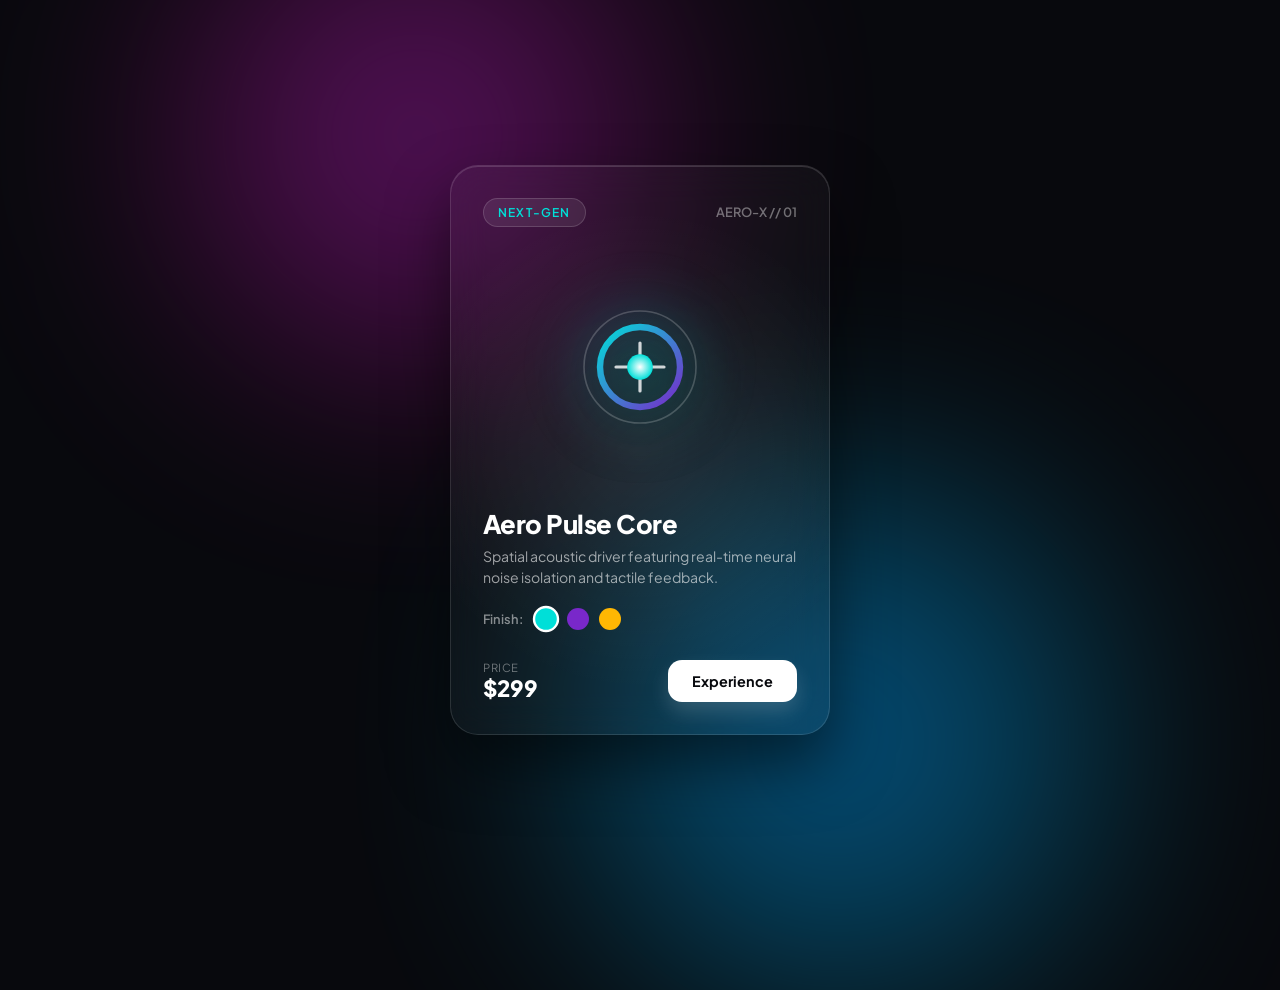
<file: Glassmorphism Card/Glass morphism - Neomorphism test.html>
<!DOCTYPE html>
<html lang="en">
<head>
  <meta charset="UTF-8" />
  <meta name="viewport" content="width=device-width, initial-scale=1.0"/>
  <title>Aesthetic Product Experience</title>
  <link rel="preconnect" href="https://fonts.googleapis.com">
  <link rel="preconnect" href="https://fonts.gstatic.com" crossorigin>
  <link href="https://fonts.googleapis.com/css2?family=Plus+Jakarta+Sans:wght@300;400;600;800&display=swap" rel="stylesheet">
  
  <style>
    /* --- Core Reset & Global Styles --- */
    * {
      box-sizing: border-box;
      margin: 0;
      padding: 0;
      font-family: 'Plus Jakarta Sans', -apple-system, BlinkMacSystemFont, sans-serif;
    }

    body {
      min-height: 100vh;
      display: flex;
      justify-content: center;
      align-items: center;
      background-color: #08090d;
      color: #ffffff;
      overflow: hidden;
      perspective: 1000px;
    }

    /* --- Ambient Glow Background Orbs --- */
    .ambient-orb {
      position: absolute;
      border-radius: 50%;
      filter: blur(120px);
      opacity: 0.45;
      pointer-events: none;
      animation: float 14s ease-in-out infinite alternate;
    }

    .orb-1 {
      width: 450px;
      height: 450px;
      background: radial-gradient(circle, #7928ca, #ff0080);
      top: -10%;
      left: 15%;
    }

    .orb-2 {
      width: 500px;
      height: 500px;
      background: radial-gradient(circle, #0070f3, #00dfd8);
      bottom: -10%;
      right: 15%;
      animation-delay: -7s;
    }

    @keyframes float {
      0% { transform: translate(0, 0) scale(1); }
      100% { transform: translate(40px, 50px) scale(1.15); }
    }

    /* --- Interactive Product Card Container --- */
    .card-container {
      position: relative;
      width: 380px;
      border-radius: 28px;
      background: rgba(255, 255, 255, 0.03);
      backdrop-filter: blur(20px);
      -webkit-backdrop-filter: blur(20px);
      border: 1px solid rgba(255, 255, 255, 0.12);
      padding: 32px;
      box-shadow: 0 30px 60px rgba(0, 0, 0, 0.5),
                  inset 0 1px 0 rgba(255, 255, 255, 0.15);
      transform-style: preserve-3d;
      transition: transform 0.15s ease-out, box-shadow 0.3s ease;
      cursor: pointer;
    }

    /* --- Cursor Spotlight Layer --- */
    .spotlight {
      position: absolute;
      inset: 0;
      border-radius: 28px;
      background: radial-gradient(
        600px circle at var(--mouse-x, 50%) var(--mouse-y, 50%),
        rgba(255, 255, 255, 0.08),
        transparent 40%
      );
      pointer-events: none;
      z-index: 1;
    }

    .card-content {
      position: relative;
      z-index: 2;
      display: flex;
      flex-direction: column;
      gap: 20px;
      transform: translateZ(30px); /* 3D effect offset */
    }

    /* --- Badge --- */
    .badge-wrap {
      display: flex;
      justify-content: space-between;
      align-items: center;
    }

    .badge {
      font-size: 0.75rem;
      font-weight: 600;
      letter-spacing: 0.1em;
      text-transform: uppercase;
      padding: 6px 14px;
      border-radius: 100px;
      background: rgba(255, 255, 255, 0.08);
      border: 1px solid rgba(255, 255, 255, 0.15);
      color: #00dfd8;
    }

    .series {
      font-size: 0.8rem;
      color: rgba(255, 255, 255, 0.4);
      font-weight: 600;
    }

    /* --- Product Visual Frame --- */
    .product-stage {
      position: relative;
      width: 100%;
      height: 220px;
      display: flex;
      justify-content: center;
      align-items: center;
      margin: 10px 0;
    }

    .glow-ring {
      position: absolute;
      width: 160px;
      height: 160px;
      border-radius: 50%;
      background: radial-gradient(circle, var(--accent-color, #00dfd8) 0%, transparent 70%);
      opacity: 0.35;
      filter: blur(30px);
      transition: background 0.5s ease;
    }

    /* Stylized SVG Product Art */
    .product-svg {
      width: 160px;
      height: 160px;
      filter: drop-shadow(0 15px 25px rgba(0, 0, 0, 0.6));
      transform: translateZ(50px);
      transition: transform 0.4s cubic-bezier(0.16, 1, 0.3, 1);
    }

    .card-container:hover .product-svg {
      transform: translateZ(70px) scale(1.06) rotate(-3deg);
    }

    /* --- Product Details --- */
    .product-info h2 {
      font-size: 1.6rem;
      font-weight: 800;
      letter-spacing: -0.02em;
    }

    .product-info p {
      font-size: 0.88rem;
      color: rgba(255, 255, 255, 0.6);
      margin-top: 6px;
      line-height: 1.5;
    }

    /* --- Color Selector Controls --- */
    .color-picker {
      display: flex;
      align-items: center;
      gap: 12px;
    }

    .color-label {
      font-size: 0.8rem;
      color: rgba(255, 255, 255, 0.5);
      font-weight: 600;
    }

    .options {
      display: flex;
      gap: 10px;
    }

    .dot {
      width: 22px;
      height: 22px;
      border-radius: 50%;
      border: 2px solid transparent;
      cursor: pointer;
      transition: transform 0.2s ease, border-color 0.2s ease;
    }

    .dot.active {
      border-color: #ffffff;
      transform: scale(1.2);
    }

    .dot-cyan { background-color: #00dfd8; }
    .dot-purple { background-color: #7928ca; }
    .dot-gold { background-color: #ffb703; }

    /* --- Card Footer & CTA Button --- */
    .card-footer {
      display: flex;
      justify-content: space-between;
      align-items: center;
      margin-top: 10px;
    }

    .price-tag {
      display: flex;
      flex-direction: column;
    }

    .price-label {
      font-size: 0.7rem;
      text-transform: uppercase;
      color: rgba(255, 255, 255, 0.4);
      letter-spacing: 0.05em;
    }

    .price {
      font-size: 1.4rem;
      font-weight: 800;
    }

    .cta-btn {
      padding: 12px 24px;
      border: none;
      border-radius: 14px;
      background: #ffffff;
      color: #08090d;
      font-weight: 700;
      font-size: 0.9rem;
      cursor: pointer;
      transition: all 0.3s cubic-bezier(0.16, 1, 0.3, 1);
      box-shadow: 0 10px 20px rgba(255, 255, 255, 0.15);
    }

    .cta-btn:hover {
      transform: translateY(-2px) scale(1.03);
      box-shadow: 0 15px 30px rgba(255, 255, 255, 0.25);
      background: #00dfd8;
      color: #000;
    }
  </style>
</head>
<body>

  <!-- Ambient Glow Backgrounds -->
  <div class="ambient-orb orb-1"></div>
  <div class="ambient-orb orb-2"></div>

  <!-- Interactive 3D Product Card -->
  <div class="card-container" id="card">
    <div class="spotlight" id="spotlight"></div>
    
    <div class="card-content">
      <div class="badge-wrap">
        <span class="badge">Next-Gen</span>
        <span class="series">AERO-X // 01</span>
      </div>

      <!-- Interactive Stage -->
      <div class="product-stage">
        <div class="glow-ring" id="glowRing"></div>
        
        <!-- Vector Graphic (Aesthetic Futuristic Core) -->
        <svg class="product-svg" viewBox="0 0 200 200" fill="none" xmlns="http://www.w3.org/2000/svg">
          <circle cx="100" cy="100" r="70" stroke="rgba(255,255,255,0.2)" stroke-width="2"/>
          <circle cx="100" cy="100" r="50" stroke="url(#grad)" stroke-width="8"/>
          <path d="M70 100 L130 100 M100 70 L100 130" stroke="rgba(255,255,255,0.8)" stroke-width="4" stroke-linecap="round"/>
          <circle cx="100" cy="100" r="16" fill="url(#coreGrad)"/>
          <defs>
            <linearGradient id="grad" x1="0%" y1="0%" x2="100%" y2="100%">
              <stop offset="0%" stop-color="#00dfd8" id="stop1"/>
              <stop offset="100%" stop-color="#7928ca" id="stop2"/>
            </linearGradient>
            <radialGradient id="coreGrad" cx="50%" cy="50%" r="50%">
              <stop offset="0%" stop-color="#ffffff"/>
              <stop offset="100%" stop-color="#00dfd8" id="coreStop"/>
            </radialGradient>
          </defs>
        </svg>
      </div>

      <div class="product-info">
        <h2>Aero Pulse Core</h2>
        <p>Spatial acoustic driver featuring real-time neural noise isolation and tactile feedback.</p>
      </div>

      <!-- Interactive Swatches -->
      <div class="color-picker">
        <span class="color-label">Finish:</span>
        <div class="options">
          <div class="dot dot-cyan active" data-color="#00dfd8" data-gradient="#7928ca"></div>
          <div class="dot dot-purple" data-color="#7928ca" data-gradient="#ff0080"></div>
          <div class="dot dot-gold" data-color="#ffb703" data-gradient="#ff0055"></div>
        </div>
      </div>

      <div class="card-footer">
        <div class="price-tag">
          <span class="price-label">Price</span>
          <span class="price">$299</span>
        </div>
        <button class="cta-btn">Experience</button>
      </div>
    </div>
  </div>

  <script>
    const card = document.getElementById('card');
    const spotlight = document.getElementById('spotlight');
    const glowRing = document.getElementById('glowRing');
    const colorDots = document.querySelectorAll('.dot');
    const stop1 = document.getElementById('stop1');
    const stop2 = document.getElementById('stop2');
    const coreStop = document.getElementById('coreStop');

    // 1. Dynamic 3D Tilt Effect & Cursor Tracking Spotlight
    card.addEventListener('mousemove', (e) => {
      const rect = card.getBoundingClientRect();
      const x = e.clientX - rect.left;
      const y = e.clientY - rect.top;

      // Update cursor position CSS variables
      card.style.setProperty('--mouse-x', `${x}px`);
      card.style.setProperty('--mouse-y', `${y}px`);

      // Calculate tilt angles relative to card center
      const centerX = rect.width / 2;
      const centerY = rect.height / 2;
      const rotateX = ((y - centerY) / centerY) * -12; // max tilt deg
      const rotateY = ((x - centerX) / centerX) * 12;

      card.style.transform = `rotateX(${rotateX}deg) rotateY(${rotateY}deg)`;
    });

    // Reset card tilt when cursor leaves
    card.addEventListener('mouseleave', () => {
      card.style.transform = 'rotateX(0deg) rotateY(0deg)';
    });

    // 2. Interactive Color Switcher & SVG Gradient Update
    colorDots.forEach(dot => {
      dot.addEventListener('click', (e) => {
        // Active dot class toggle
        colorDots.forEach(d => d.classList.remove('active'));
        dot.classList.add('active');

        const primaryColor = dot.getAttribute('data-color');
        const secondaryColor = dot.getAttribute('data-gradient');

        // Update glow and SVG gradients dynamically
        glowRing.style.setProperty('--accent-color', primaryColor);
        stop1.setAttribute('stop-color', primaryColor);
        stop2.setAttribute('stop-color', secondaryColor);
        coreStop.setAttribute('stop-color', primaryColor);
      });
    });
  </script>
</body>
</html>
</file>
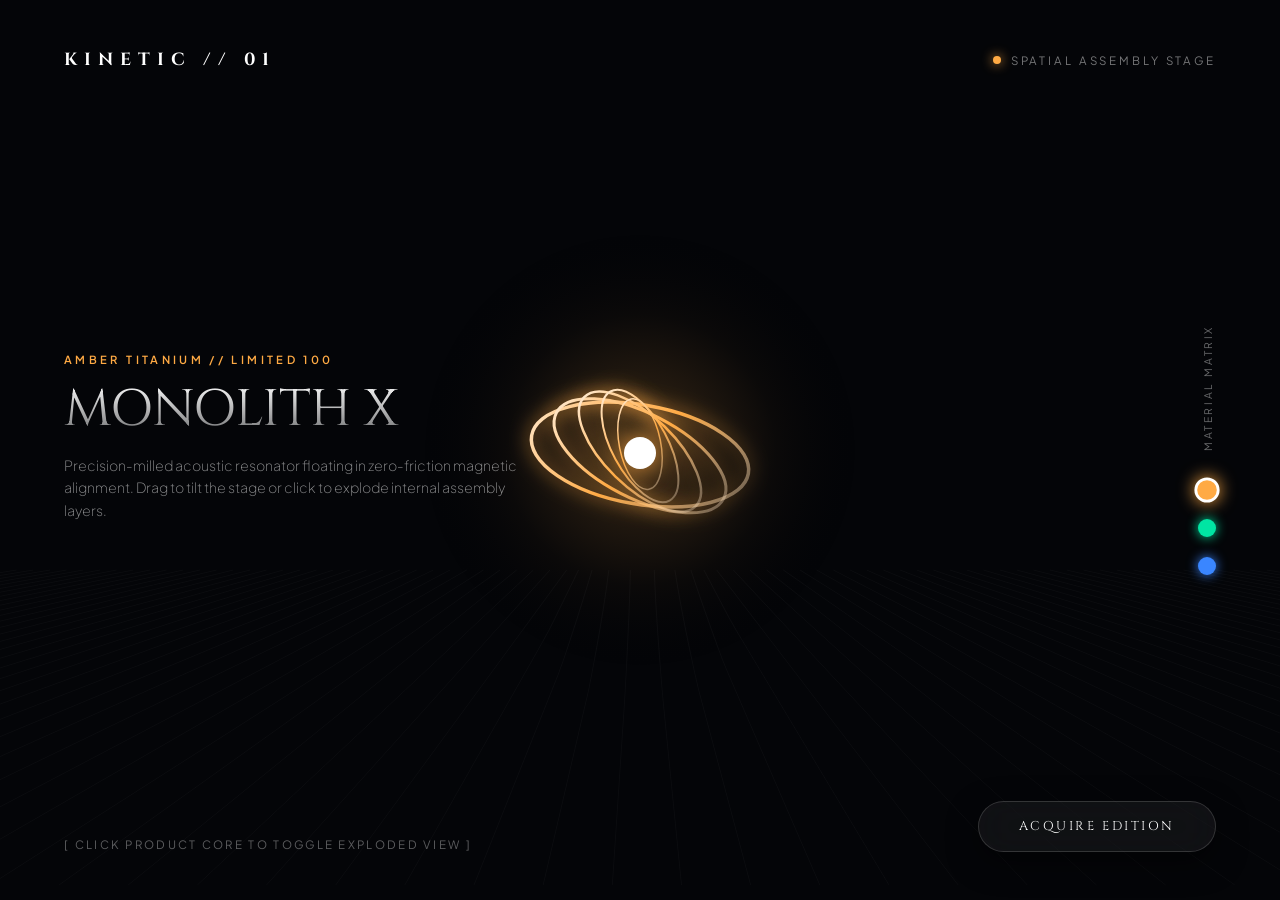
<file: Kinetic 3d/3d kinetic showcase.html>
<!DOCTYPE html>
<html lang="en">
<head>
  <meta charset="UTF-8" />
  <meta name="viewport" content="width=device-width, initial-scale=1.0"/>
  <title>AETHER // Kinetic Core Experience</title>
  <link rel="preconnect" href="https://fonts.googleapis.com">
  <link rel="preconnect" href="https://fonts.gstatic.com" crossorigin>
  <link href="https://fonts.googleapis.com/css2?family=Cinzel:wght@400;600;700&family=Plus+Jakarta+Sans:wght@200;400;600&display=swap" rel="stylesheet">

  <style>
    :root {
      --bg: #040508;
      --amber: #ffaa44;
      --emerald: #00e5a3;
      --sapphire: #3a86ff;
      --current-accent: var(--amber);
      --text: #f0f2f8;
    }

    * {
      box-sizing: border-box;
      margin: 0;
      padding: 0;
      user-select: none;
    }

    body, html {
      width: 100%;
      height: 100%;
      overflow: hidden;
      background-color: var(--bg);
      font-family: 'Plus Jakarta Sans', sans-serif;
      color: var(--text);
    }

    /* Fullscreen WebGL & Canvas Stage */
    #worldCanvas {
      position: absolute;
      inset: 0;
      width: 100%;
      height: 100%;
      z-index: 1;
    }

    /* Floating UI Navigation Overlay */
    .ui-overlay {
      position: absolute;
      inset: 0;
      z-index: 10;
      pointer-events: none;
      display: flex;
      flex-direction: column;
      justify-content: space-between;
      padding: 48px 64px;
    }

    .top-nav {
      display: flex;
      justify-content: space-between;
      align-items: center;
      pointer-events: auto;
    }

    .brand-mark {
      font-family: 'Cinzel', serif;
      font-size: 1.1rem;
      letter-spacing: 0.4em;
      text-transform: uppercase;
      font-weight: 700;
      color: #ffffff;
    }

    .status-badge {
      font-size: 0.72rem;
      letter-spacing: 0.25em;
      text-transform: uppercase;
      color: rgba(255, 255, 255, 0.45);
      display: flex;
      align-items: center;
      gap: 10px;
    }

    .pulse-indicator {
      width: 8px;
      height: 8px;
      border-radius: 50%;
      background: var(--current-accent);
      box-shadow: 0 0 12px var(--current-accent);
      transition: background 0.4s ease, box-shadow 0.4s ease;
    }

    /* Hero Editorial Copy (Floating Bottom Left) */
    .hero-editorial {
      pointer-events: auto;
      max-width: 480px;
      display: flex;
      flex-direction: column;
      gap: 16px;
    }

    .editorial-tag {
      font-size: 0.7rem;
      letter-spacing: 0.3em;
      text-transform: uppercase;
      color: var(--current-accent);
      font-weight: 600;
      transition: color 0.4s ease;
    }

    h1 {
      font-family: 'Cinzel', serif;
      font-size: 3.2rem;
      font-weight: 400;
      line-height: 1.1;
      letter-spacing: -0.01em;
      background: linear-gradient(180deg, #ffffff 0%, rgba(255, 255, 255, 0.4) 100%);
      -webkit-background-clip: text;
      -webkit-text-fill-color: transparent;
    }

    p {
      font-size: 0.88rem;
      color: rgba(255, 255, 255, 0.55);
      line-height: 1.6;
      font-weight: 200;
    }

    /* Custom Material Swatches Floating Right */
    .material-palette {
      position: absolute;
      right: 64px;
      top: 50%;
      transform: translateY(-50%);
      pointer-events: auto;
      display: flex;
      flex-direction: column;
      gap: 20px;
      align-items: center;
    }

    .palette-label {
      font-size: 0.65rem;
      letter-spacing: 0.25em;
      text-transform: uppercase;
      color: rgba(255, 255, 255, 0.4);
      writing-mode: vertical-rl;
      transform: rotate(180deg);
      margin-bottom: 10px;
    }

    .swatch-node {
      width: 18px;
      height: 18px;
      border-radius: 50%;
      cursor: pointer;
      border: 2px solid transparent;
      transition: all 0.3s cubic-bezier(0.16, 1, 0.3, 1);
      position: relative;
    }

    .swatch-node.active {
      transform: scale(1.4);
      border-color: #ffffff;
    }

    .swatch-amber { background: var(--amber); box-shadow: 0 0 12px var(--amber); }
    .swatch-emerald { background: var(--emerald); box-shadow: 0 0 12px var(--emerald); }
    .swatch-sapphire { background: var(--sapphire); box-shadow: 0 0 12px var(--sapphire); }

    /* Interactive Bottom Bar Controls */
    .bottom-bar {
      display: flex;
      justify-content: space-between;
      align-items: flex-end;
      pointer-events: auto;
    }

    .hint-text {
      font-size: 0.72rem;
      letter-spacing: 0.2em;
      color: rgba(255, 255, 255, 0.35);
      text-transform: uppercase;
    }

    .cta-button {
      padding: 16px 40px;
      border-radius: 100px;
      background: rgba(255, 255, 255, 0.05);
      border: 1px solid rgba(255, 255, 255, 0.15);
      backdrop-filter: blur(20px);
      color: #ffffff;
      font-family: 'Cinzel', serif;
      font-size: 0.8rem;
      letter-spacing: 0.2em;
      text-transform: uppercase;
      cursor: pointer;
      transition: all 0.35s ease;
      box-shadow: 0 10px 30px rgba(0, 0, 0, 0.5);
    }

    .cta-button:hover {
      background: #ffffff;
      color: #000000;
      box-shadow: 0 15px 40px rgba(255, 255, 255, 0.3);
      transform: translateY(-2px);
    }
  </style>
</head>
<body>

  <!-- Fullscreen Interactive Canvas -->
  <canvas id="worldCanvas"></canvas>

  <!-- UI Overlay Layer -->
  <div class="ui-overlay">
    <div class="top-nav">
      <div class="brand-mark">KINETIC // 01</div>
      <div class="status-badge">
        <div class="pulse-indicator" id="pulseDot"></div>
        SPATIAL ASSEMBLY STAGE
      </div>
    </div>

    <!-- Right Side Palette Picker -->
    <div class="material-palette">
      <span class="palette-label">MATERIAL MATRIX</span>
      <div class="swatch-node swatch-amber active" data-color="#ffaa44" data-name="AMBER TITANIUM"></div>
      <div class="swatch-node swatch-emerald" data-color="#00e5a3" data-name="EMERALD CERAMIC"></div>
      <div class="swatch-node swatch-sapphire" data-color="#3a86ff" data-name="SAPPHIRE GLASS"></div>
    </div>

    <div class="hero-editorial">
      <div class="editorial-tag" id="materialName">AMBER TITANIUM // LIMITED 100</div>
      <h1>MONOLITH X</h1>
      <p>Precision-milled acoustic resonator floating in zero-friction magnetic alignment. Drag to tilt the stage or click to explode internal assembly layers.</p>
    </div>

    <div class="bottom-bar">
      <div class="hint-text">[ Click Product Core to Toggle Exploded View ]</div>
      <button class="cta-button">Acquire Edition</button>
    </div>
  </div>

  <script>
    const canvas = document.getElementById('worldCanvas');
    const ctx = canvas.getContext('2d');
    const pulseDot = document.getElementById('pulseDot');
    const materialName = document.getElementById('materialName');
    const swatches = document.querySelectorAll('.swatch-node');

    let currentAccentHex = '#ffaa44';
    let isExploded = false;
    let explosionOffset = 0;
    let targetExplosion = 0;

    let mouseX = window.innerWidth / 2;
    let mouseY = window.innerHeight / 2;
    let targetMouseX = mouseX;
    let targetMouseY = mouseY;

    function resize() {
      canvas.width = window.innerWidth;
      canvas.height = window.innerHeight;
    }
    window.addEventListener('resize', resize);
    resize();

    window.addEventListener('mousemove', (e) => {
      targetMouseX = e.clientX;
      targetMouseY = e.clientY;
    });

    // Toggle Exploded View on Canvas Click
    canvas.addEventListener('click', (e) => {
      const distFromCenter = Math.hypot(e.clientX - canvas.width / 2, e.clientY - canvas.height / 2);
      if (distFromCenter < 180) {
        isExploded = !isExploded;
        targetExplosion = isExploded ? 45 : 0;
      }
    });

    // --- Material Swatch Selection ---
    swatches.forEach(swatch => {
      swatch.addEventListener('click', () => {
        swatches.forEach(s => s.classList.remove('active'));
        swatch.classList.add('active');

        currentAccentHex = swatch.getAttribute('data-color');
        materialName.innerText = `${swatch.getAttribute('data-name')} // LIMITED 100`;

        document.documentElement.style.setProperty('--current-accent', currentAccentHex);
      });
    });

    // --- Main Render Loop ---
    let time = 0;

    function render() {
      ctx.clearRect(0, 0, canvas.width, canvas.height);

      // Smooth Lerp Mouse Tracking
      mouseX += (targetMouseX - mouseX) * 0.05;
      mouseY += (targetMouseY - mouseY) * 0.05;

      // Smooth Lerp Explosion Physics
      explosionOffset += (targetExplosion - explosionOffset) * 0.08;

      time += 0.015;

      const centerX = canvas.width / 2;
      const centerY = canvas.height / 2;

      // 1. Draw Gravitational Grid Floor
      ctx.lineWidth = 1;
      const gridSpacing = 50;
      const horizonY = centerY + 120;

      for (let x = -canvas.width; x < canvas.width * 2; x += gridSpacing) {
        ctx.beginPath();
        for (let y = horizonY; y < canvas.height; y += 15) {
          const distToMouse = Math.hypot(x - mouseX, y - mouseY);
          const warp = Math.max(0, (250 - distToMouse) / 250) * 35;

          const projectedX = centerX + (x - centerX) * ((y - horizonY + 100) / 300);
          const warpOffsetX = (x - mouseX) / (distToMouse || 1) * warp;

          if (y === horizonY) ctx.moveTo(projectedX + warpOffsetX, y);
          else ctx.lineTo(projectedX + warpOffsetX, y);
        }
        ctx.strokeStyle = 'rgba(255, 255, 255, 0.03)';
        ctx.stroke();
      }

      // 2. Draw Floating Product Pedestal Ambient Glow
      const glowGrad = ctx.createRadialGradient(centerX, centerY, 10, centerX, centerY, 220);
      glowGrad.addColorStop(0, currentAccentHex + '33');
      glowGrad.addColorStop(0.6, currentAccentHex + '08');
      glowGrad.addColorStop(1, 'transparent');

      ctx.fillStyle = glowGrad;
      ctx.beginPath();
      ctx.arc(centerX, centerY, 220, 0, Math.PI * 2);
      ctx.fill();

      // 3. Draw Kinetic Product Rings (Exploded Spatial Assembly)
      const ringCount = 5;
      const tiltAngle = (mouseY - centerY) * 0.0005;
      const rotateAngle = (mouseX - centerX) * 0.001 + time * 0.2;

      ctx.save();
      ctx.translate(centerX, centerY);

      for (let i = 0; i < ringCount; i++) {
        const ringRadius = 110 - i * 16;
        const currentYOffset = (i - (ringCount - 1) / 2) * explosionOffset;

        ctx.save();
        ctx.translate(0, currentYOffset + Math.sin(time + i) * 6);
        ctx.rotate(tiltAngle);

        ctx.beginPath();
        ctx.ellipse(0, 0, ringRadius, ringRadius * 0.45, rotateAngle + i * 0.3, 0, Math.PI * 2);

        // Metallic / Glass Dynamic Stroke Gradient
        const grad = ctx.createLinearGradient(-ringRadius, -ringRadius, ringRadius, ringRadius);
        grad.addColorStop(0, '#ffffff');
        grad.addColorStop(0.5, currentAccentHex);
        grad.addColorStop(1, 'rgba(255, 255, 255, 0.05)');

        ctx.strokeStyle = grad;
        ctx.lineWidth = 3.5 - i * 0.5;
        ctx.shadowBlur = 18;
        ctx.shadowColor = currentAccentHex;
        ctx.stroke();

        ctx.restore();
      }

      // Central Quantum Core Element
      ctx.beginPath();
      ctx.arc(0, Math.sin(time) * 4, 16, 0, Math.PI * 2);
      ctx.fillStyle = '#ffffff';
      ctx.shadowBlur = 25;
      ctx.shadowColor = currentAccentHex;
      ctx.fill();

      ctx.restore();

      requestAnimationFrame(render);
    }

    render();
  </script>
</body>
</html>
</file>
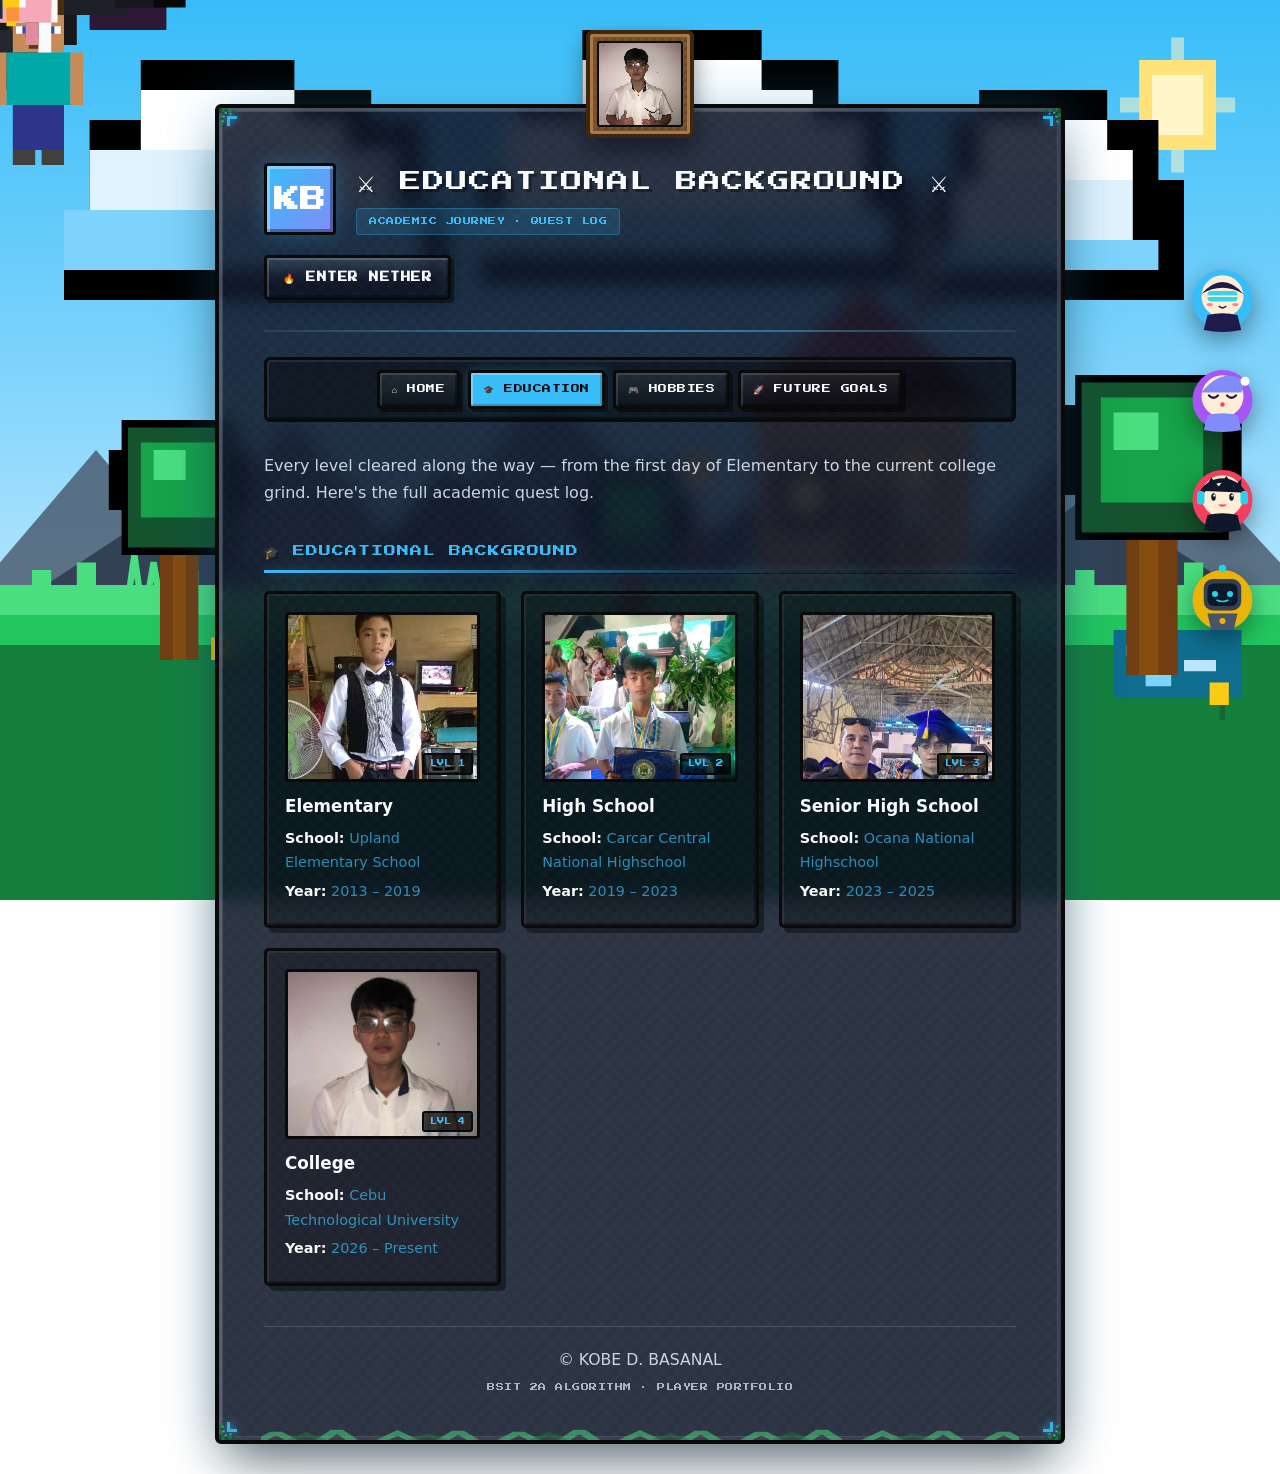
<file: MinecraftStyle_Biography_HTML_JSS_CSS/educational.html>
<!DOCTYPE html>
<html lang="en">
<head>
    <meta charset="UTF-8">
    <meta name="viewport" content="width=device-width, initial-scale=1.0">
    <title>Educational Background | Kobe D. Basanal</title>
    <link rel="stylesheet" href="style.css">
</head>
<body data-toast-icon="🎓" data-toast-title="ACHIEVEMENT UNLOCKED!" data-toast-sub="Academic Journey — Loaded">

    <div id="glitchOverlay"></div>
    <div class="vignette"></div>

<div class="pixel-landscape-bg">
        <!-- ===== OVERWORLD SCENE ===== -->
        <svg class="pixel-scene-svg overworld-scene" viewBox="0 0 200 120" preserveAspectRatio="none">
            <defs>
                <linearGradient id="skyGrad" x1="0" y1="0" x2="0" y2="1">
                    <stop offset="0%" stop-color="#38bdf8"/>
                    <stop offset="40%" stop-color="#7dd3fc"/>
                    <stop offset="70%" stop-color="#bae6fd"/>
                    <stop offset="100%" stop-color="#e0f2fe"/>
                </linearGradient>
            </defs>
            <rect width="200" height="120" fill="url(#skyGrad)" />

            <!-- Sun -->
            <g class="sun-glow" transform="translate(184, 14)">
                <rect x="-9" y="-1" width="18" height="2" fill="#fff6c9" opacity="0.55" />
                <rect x="-1" y="-9" width="2" height="18" fill="#fff6c9" opacity="0.55" />
                <rect x="-6" y="-6" width="12" height="12" fill="#ffe37a" />
                <rect x="-4" y="-4" width="8" height="8" fill="#fff6c9" />
            </g>

            <g class="animated-cloud" transform="translate(10, 8)">
                <path d="M 12,0 H 36 V 4 H 48 V 8 H 56 V 20 H 60 V 32 H 0 V 20 H 4 V 8 H 12 Z" fill="var(--cloud-outline)" />
                <path d="M 4,20 H 56 V 28 H 0 V 20 Z" fill="var(--cloud-dark)" />
                <path d="M 4,12 H 52 V 20 H 4 Z" fill="var(--cloud-mid)" />
                <path d="M 12,4 H 36 V 8 H 44 V 12 H 12 Z" fill="var(--cloud-main)" />
            </g>
            <g class="animated-cloud" transform="translate(75, 4)" style="animation-delay: -2s;">
                <path d="M 16,0 H 44 V 4 H 56 V 10 H 64 V 20 H 68 V 34 H 0 V 20 H 6 V 10 H 16 Z" fill="var(--cloud-outline)" />
                <path d="M 4,24 H 64 V 30 H 0 V 24 Z" fill="var(--cloud-dark)" />
                <path d="M 4,12 H 60 V 24 H 4 Z" fill="var(--cloud-mid)" />
                <path d="M 16,4 H 44 V 8 H 52 V 12 H 16 Z" fill="var(--cloud-main)" />
            </g>
            <g class="animated-cloud" transform="translate(145, 12)" style="animation-delay: -3.5s;">
                <path d="M 8,0 H 28 V 4 H 36 V 12 H 40 V 28 H 0 V 12 H 4 V 4 H 8 Z" fill="var(--cloud-outline)" />
                <path d="M 4,20 H 36 V 24 H 0 Z" fill="var(--cloud-dark)" />
                <path d="M 4,12 H 32 V 20 H 4 Z" fill="var(--cloud-mid)" />
                <path d="M 8,4 H 28 V 8 H 32 V 12 H 8 Z" fill="var(--cloud-main)" />
            </g>

            <!-- Birds -->
            <g class="animated-cloud" opacity="0.75" transform="translate(56, 22)" style="animation-delay:-1.4s;">
                <path d="M 0,2 L 4,0 L 8,2 L 4,1 Z" fill="#1e293b" />
            </g>
            <g class="animated-cloud" opacity="0.7" transform="translate(112, 30)" style="animation-delay:-2.6s;">
                <path d="M 0,2 L 3,0 L 6,2 L 3,1 Z" fill="#1e293b" />
            </g>

            <path d="M 0,75 L 15,60 L 30,75 L 45,55 L 65,75 L 85,50 L 110,75 L 130,58 L 150,75 L 175,52 L 200,75 V 120 H 0 Z" fill="var(--mountain-back)" opacity="0.8" />
            <path d="M 0,82 L 25,68 L 50,82 L 70,62 L 95,82 L 120,65 L 145,82 L 170,66 L 200,82 V 120 H 0 Z" fill="var(--mountain-front)" />

            <!-- Cottage (background, mirrors the Nether fortress) -->
            <g transform="translate(118, 40)">
                <rect x="0" y="14" width="34" height="26" fill="#a9764f" />
                <rect x="0" y="14" width="34" height="3" fill="#c68b59" />
                <path d="M -3,14 L 17,-2 L 37,14 Z" fill="#7a1f1f" />
                <path d="M -3,14 L 17,-2 L 17,2 L 1,14 Z" fill="#932828" />
                <rect x="24" y="-10" width="5" height="12" fill="#5c5c5c" />
                <rect x="24" y="-12" width="5" height="3" fill="#3f3f3f" />
                <circle class="chimney-smoke" cx="26.5" cy="-14" r="1.6" fill="#cbd5e1" opacity="0.5" />
                <circle class="chimney-smoke" cx="26.5" cy="-14" r="1.2" fill="#e2e8f0" opacity="0.4" style="animation-delay:-1.3s;" />
                <rect x="14" y="26" width="8" height="14" fill="#5c3818" />
                <rect x="15" y="27" width="6" height="12" fill="#6b4a2f" />
                <rect x="4" y="22" width="8" height="8" fill="#3b2a1a" />
                <rect x="5.5" y="23.5" width="5" height="5" fill="#ffdd66" class="glowstone-flicker" />
                <rect x="4" y="22" width="8" height="8" fill="none" stroke="#241708" stroke-width="1" />
                <rect x="1" y="14" width="1.5" height="1.5" fill="#5c3818" />
                <rect x="4" y="14" width="1.5" height="1.5" fill="#5c3818" />
                <rect x="7" y="14" width="1.5" height="1.5" fill="#5c3818" />
            </g>

            <!-- Torches flanking the cottage path -->
            <g transform="translate(108, 66)">
                <rect x="0" y="4" width="2" height="10" fill="#5c3818" />
                <rect x="-0.5" y="1" width="3" height="3" fill="#9ca3af" />
                <path class="torch-flame" d="M -1.5,-4 Q 1,-8 3.5,-4 Q 2,-1 1,0 Q 0,-1 -1.5,-4 Z" fill="#ffb703" />
                <path class="torch-flame" d="M -0.5,-3 Q 1,-5 2.5,-3 Q 1,-1 1,0 Z" fill="#fff3c4" style="animation-delay:-0.4s;" />
            </g>
            <g transform="translate(142, 66)">
                <rect x="0" y="4" width="2" height="10" fill="#5c3818" />
                <rect x="-0.5" y="1" width="3" height="3" fill="#9ca3af" />
                <path class="torch-flame" d="M -1.5,-4 Q 1,-8 3.5,-4 Q 2,-1 1,0 Q 0,-1 -1.5,-4 Z" fill="#ffb703" style="animation-delay:-0.6s;" />
                <path class="torch-flame" d="M -0.5,-3 Q 1,-5 2.5,-3 Q 1,-1 1,0 Z" fill="#fff3c4" style="animation-delay:-0.2s;" />
            </g>

            <g class="dragon-hover">
                <path d="M -12,-8 H -2 V -4 H 4 V 0 H -12 Z" fill="#1e1b2e" />
                <path d="M -22,-14 H -10 V -8 H -2 V -4 H -18 V -10 H -22 Z" fill="#382142" />
                <rect x="-24" y="8" width="10" height="3" fill="#111115" />
                <rect x="-30" y="10" width="8" height="2" fill="#111115" />
                <rect x="-22" y="6" width="3" height="2" fill="#d946ef" />
                <rect x="-14" y="4" width="3" height="2" fill="#d946ef" />
                <rect x="-16" y="2" width="22" height="10" fill="#17171c" />
                <rect x="-12" y="4" width="16" height="6" fill="#262630" />
                <path d="M 2,-6 H 18 V -2 H 26 V 4 H 14 V 0 H 2 Z" fill="#2d1936" />
                <path d="M 8,-16 H 24 V -8 H 32 V -2 H 18 V -8 H 8 Z" fill="#4a285a" />
                <path d="M 12,-12 H 22 V -6 H 28 V -2 H 18 V -6 H 12 Z" fill="#d946ef" opacity="0.4" />
                <rect x="4" y="-2" width="8" height="8" fill="#17171c" />
                <rect x="10" y="-6" width="10" height="8" fill="#1f1f28" />
                <rect x="18" y="-4" width="8" height="5" fill="#17171c" />
                <rect x="24" y="-2" width="5" height="3" fill="#09090b" />
                <rect x="18" y="-4" width="3" height="2" fill="#e879f9" />
                <rect x="19" y="-3" width="1" height="1" fill="#ffffff" />
            </g>

            <rect x="0" y="78" width="200" height="42" fill="var(--grass-dark)" />
            <rect x="0" y="78" width="200" height="4" fill="var(--grass-light)" />
            <rect x="0" y="82" width="200" height="4" fill="var(--grass-mid)" />
            <path d="M 5,76 H 8 V 78 H 5 Z M 12,75 H 15 V 78 H 12 Z M 28,76 H 31 V 78 H 28 Z M 45,75 H 48 V 78 H 45 Z M 62,76 H 65 V 78 H 62 Z M 80,75 H 83 V 78 H 80 Z M 98,76 H 101 V 78 H 98 Z M 115,75 H 118 V 78 H 115 Z M 132,76 H 135 V 78 H 132 Z M 150,75 H 153 V 78 H 150 Z M 168,76 H 171 V 78 H 168 Z M 185,75 H 188 V 78 H 185 Z" fill="var(--grass-light)" />

            <!-- Small pond -->
            <g transform="translate(174, 84)">
                <rect x="0" y="0" width="20" height="9" fill="#0f6e8f" />
                <rect class="pond-shimmer" x="2" y="2" width="6" height="1.5" fill="#bae6fd" />
                <rect class="pond-shimmer" x="11" y="4" width="5" height="1.5" fill="#bae6fd" style="animation-delay:-1.1s;" />
                <rect class="pond-shimmer" x="5" y="6" width="4" height="1.5" fill="#7dd3fc" style="animation-delay:-0.6s;" />
            </g>

            <!-- Flower patches -->
            <g class="flower-sway" transform="translate(26, 84)">
                <rect x="0.6" y="1" width="0.8" height="3" fill="#166534" />
                <rect x="-1" y="-1" width="3" height="3" fill="#ef4444" />
                <rect x="0" y="-2" width="1" height="1" fill="#fca5a5" />
            </g>
            <g class="flower-sway" transform="translate(34, 86)" style="animation-delay:-0.8s;">
                <rect x="0.6" y="1" width="0.8" height="3" fill="#166534" />
                <rect x="-1" y="-1" width="3" height="3" fill="#facc15" />
            </g>
            <g class="flower-sway" transform="translate(96, 92)" style="animation-delay:-1.4s;">
                <rect x="0.6" y="1" width="0.8" height="3" fill="#166534" />
                <rect x="-1" y="-1" width="3" height="3" fill="#ef4444" />
            </g>
            <g class="flower-sway" transform="translate(102, 90)" style="animation-delay:-0.3s;">
                <rect x="0.6" y="1" width="0.8" height="3" fill="#166534" />
                <rect x="-1" y="-1" width="3" height="3" fill="#facc15" />
            </g>
            <g class="flower-sway" transform="translate(190, 92)" style="animation-delay:-1.9s;">
                <rect x="0.6" y="1" width="0.8" height="3" fill="#166534" />
                <rect x="-1" y="-1" width="3" height="3" fill="#facc15" />
            </g>
            <!-- Tall grass tufts -->
            <path d="M 20,80 L 21,74 L 22,80 M 23,80 L 24,75 L 25,80 M 60,82 L 61,76 L 62,82 M 63,82 L 64,77 L 65,82 M 140,84 L 141,78 L 142,84 M 143,84 L 144,79 L 145,84" stroke="var(--grass-light)" stroke-width="1" fill="none" />

            <g transform="translate(15, 52)">
                <rect x="10" y="22" width="6" height="14" fill="var(--trunk-dark)" />
                <rect x="12" y="22" width="2" height="14" fill="var(--trunk-light)" />
                <path d="M 4,4 H 22 V 8 H 24 V 16 H 22 V 22 H 4 V 16 H 2 V 8 H 4 Z" fill="var(--cloud-outline)" />
                <path d="M 5,5 H 21 V 21 H 5 Z" fill="var(--foliage-dark)" />
                <path d="M 7,7 H 19 V 17 H 7 Z" fill="var(--foliage-light)" />
                <rect x="9" y="8" width="5" height="4" fill="#4ade80" />
            </g>

            <g class="steve-idle">
                <rect x="2" y="0" width="8" height="2.5" fill="#4a2e12" />
                <rect x="1.5" y="2" width="2" height="2" fill="#4a2e12" />
                <rect x="2" y="2" width="8" height="5" fill="#c68b59" />
                <rect x="2.5" y="3.5" width="2" height="1" fill="#ffffff" />
                <rect x="3.5" y="3.5" width="1" height="1" fill="#2d52a8" />
                <rect x="7.5" y="3.5" width="2" height="1" fill="#ffffff" />
                <rect x="7.5" y="3.5" width="1" height="1" fill="#2d52a8" />
                <rect x="5" y="4.5" width="2" height="1" fill="#9e663c" />
                <rect x="4.5" y="5.5" width="3" height="1" fill="#5c3818" />
                <rect x="1" y="7" width="10" height="7" fill="#00a8a8" />
                <rect x="-1" y="7" width="2" height="7" fill="#c68b59" />
                <rect x="11" y="7" width="2" height="7" fill="#c68b59" />
                <rect x="2" y="14" width="8" height="6" fill="#2d358b" />
                <rect x="2" y="20" width="3.5" height="2" fill="#404040" />
                <rect x="6.5" y="20" width="3.5" height="2" fill="#404040" />
            </g>

            <g transform="translate(165, 48)">
                <rect x="11" y="24" width="8" height="18" fill="var(--trunk-dark)" />
                <rect x="13" y="24" width="3" height="18" fill="var(--trunk-light)" />
                <path d="M 3,2 H 27 V 6 H 29 V 18 H 27 V 24 H 3 V 18 H 1 V 6 H 3 Z" fill="var(--cloud-outline)" />
                <path d="M 4,3 H 26 V 23 H 4 Z" fill="var(--foliage-dark)" />
                <path d="M 7,5 H 23 V 19 H 7 Z" fill="var(--foliage-light)" />
                <rect x="9" y="7" width="7" height="5" fill="#4ade80" />
            </g>

            <g transform="translate(90, 60)">
                <rect x="7" y="16" width="4" height="10" fill="var(--trunk-dark)" />
                <path d="M 2,2 H 16 V 6 H 18 V 12 H 16 V 16 H 2 V 12 H 0 V 6 H 2 Z" fill="var(--cloud-outline)" />
                <path d="M 3,3 H 15 V 15 H 3 Z" fill="var(--foliage-dark)" />
                <path d="M 5,5 H 13 V 11 H 5 Z" fill="var(--foliage-light)" />
            </g>

            <!-- Cow -->
            <g class="cow-idle">
                <rect x="-7" y="-6" width="16" height="9" fill="#f8fafc" />
                <rect x="-7" y="-6" width="5" height="4" fill="#3f3f46" />
                <rect x="2" y="-3" width="6" height="4" fill="#3f3f46" />
                <rect x="-9" y="-3" width="2" height="3" fill="#f8fafc" />
                <rect x="-10" y="-4" width="3" height="3" fill="#f8fafc" />
                <rect x="-11" y="-3.5" width="1.5" height="1" fill="#1f2937" />
                <rect x="-9" y="3" width="2" height="4" fill="#f8fafc" />
                <rect x="6" y="3" width="2" height="4" fill="#f8fafc" />
                <rect x="-2" y="3" width="2" height="4" fill="#f8fafc" />
            </g>

            <!-- Sheep -->
            <g class="sheep-idle">
                <rect x="-6" y="-6" width="14" height="8" fill="#f5f5f4" />
                <rect x="-6" y="-6" width="14" height="8" fill="none" />
                <rect x="6" y="-4" width="4" height="4" fill="#3f3f46" />
                <rect x="7" y="-3" width="1" height="1" fill="#1f2937" />
                <rect x="-6" y="2" width="2" height="3" fill="#3f3f46" />
                <rect x="4" y="2" width="2" height="3" fill="#3f3f46" />
            </g>

            <!-- Pig -->
            <g class="pig-idle">
                <rect x="-6" y="-5" width="14" height="8" fill="#f5a9b8" />
                <rect x="6" y="-4" width="3" height="4" fill="#f5a9b8" />
                <rect x="7" y="-2.5" width="1" height="1" fill="#c2687a" />
                <rect x="7" y="-1" width="1" height="1" fill="#c2687a" />
                <rect x="-6" y="3" width="2" height="3" fill="#e28aa0" />
                <rect x="4" y="3" width="2" height="3" fill="#e28aa0" />
            </g>

            <!-- Chicken -->
            <g class="chicken-idle">
                <rect x="-3" y="-5" width="7" height="6" fill="#f8fafc" />
                <rect x="3" y="-4" width="2" height="2" fill="#f87171" />
                <rect x="-4" y="-3" width="2" height="1.5" fill="#facc15" />
                <rect x="-2" y="1" width="1.5" height="2.5" fill="#facc15" />
                <rect x="1" y="1" width="1.5" height="2.5" fill="#facc15" />
            </g>

            <!-- Butterfly -->
            <g class="butterfly-float">
                <g class="butterfly-wing">
                    <rect x="-3" y="-1.5" width="2.6" height="2.6" fill="#facc15" />
                    <rect x="-3" y="1" width="2" height="1.8" fill="#fb923c" />
                </g>
                <g class="butterfly-wing" style="animation-delay:-0.18s;">
                    <rect x="0.4" y="-1.5" width="2.6" height="2.6" fill="#facc15" />
                    <rect x="1" y="1" width="2" height="1.8" fill="#fb923c" />
                </g>
                <rect x="-0.4" y="-1.5" width="0.8" height="4" fill="#1f2937" />
            </g>
        </svg>

        <!-- ===== NETHER REALM SCENE ===== -->
        <svg class="pixel-scene-svg nether-scene" viewBox="0 0 200 120" preserveAspectRatio="none">
            <defs>
                <linearGradient id="netherSkyGrad" x1="0" y1="0" x2="0" y2="1">
                    <stop offset="0%" stop-color="#1c0402"/>
                    <stop offset="40%" stop-color="#4a0e05"/>
                    <stop offset="75%" stop-color="#7a1d0a"/>
                    <stop offset="100%" stop-color="#a11d0a"/>
                </linearGradient>
            </defs>
            <rect width="200" height="120" fill="url(#netherSkyGrad)" />

            <!-- Ash / soot drifting particles -->
            <g class="animated-cloud" opacity="0.5" transform="translate(20, 14)"><rect width="3" height="3" fill="#1a0505"/><rect x="10" y="6" width="2" height="2" fill="#1a0505"/><rect x="24" y="2" width="3" height="3" fill="#1a0505"/></g>
            <g class="animated-cloud" opacity="0.4" transform="translate(120, 20)" style="animation-delay:-2s;"><rect width="3" height="3" fill="#1a0505"/><rect x="14" y="8" width="2" height="2" fill="#1a0505"/></g>
            <g class="animated-cloud" opacity="0.35" transform="translate(55, 30)" style="animation-delay:-1s;"><rect width="2" height="2" fill="#1a0505"/><rect x="6" y="4" width="2" height="2" fill="#1a0505"/></g>

            <!-- Basalt Delta Pillars (left side, rising from the lava) -->
            <g>
                <rect x="2" y="30" width="8" height="90" fill="var(--basalt-dark)" />
                <rect x="2" y="30" width="8" height="3" fill="var(--basalt-light)" />
                <rect x="13" y="16" width="7" height="104" fill="var(--basalt-dark)" />
                <rect x="13" y="16" width="7" height="3" fill="var(--basalt-light)" />
                <rect x="23" y="40" width="9" height="80" fill="var(--basalt-dark)" />
                <rect x="23" y="40" width="9" height="3" fill="var(--basalt-light)" />
                <rect x="34" y="24" width="6" height="96" fill="var(--basalt-dark)" />
                <rect x="34" y="24" width="6" height="3" fill="var(--basalt-light)" />
            </g>

            <!-- Hanging obsidian chains -->
            <g class="chain-sway" transform="translate(10,0)">
                <rect x="0" y="0" width="2" height="46" fill="var(--obsidian-light)" />
                <rect x="-1" y="8" width="4" height="3" fill="var(--obsidian-light)" />
                <rect x="-1" y="20" width="4" height="3" fill="var(--obsidian-light)" />
                <rect x="-1" y="32" width="4" height="3" fill="var(--obsidian-light)" />
                <rect x="-2" y="44" width="6" height="4" fill="var(--glowstone)" class="glowstone-flicker" />
            </g>
            <g class="chain-sway" transform="translate(28,0)" style="animation-delay:-1.2s;">
                <rect x="0" y="0" width="2" height="34" fill="var(--obsidian-light)" />
                <rect x="-1" y="8" width="4" height="3" fill="var(--obsidian-light)" />
                <rect x="-1" y="20" width="4" height="3" fill="var(--obsidian-light)" />
                <rect x="-2" y="32" width="6" height="4" fill="var(--glowstone)" class="glowstone-flicker" style="animation-delay:-0.7s;" />
            </g>

            <!-- Nether Fortress (right background) -->
            <g transform="translate(148, 18)">
                <rect x="0" y="20" width="14" height="60" fill="var(--nether-brick)" />
                <rect x="0" y="20" width="14" height="60" fill="var(--nether-brick-light)" opacity="0.25" />
                <rect x="-2" y="14" width="4" height="6" fill="var(--nether-brick)" />
                <rect x="6" y="14" width="4" height="6" fill="var(--nether-brick)" />
                <rect x="12" y="14" width="4" height="6" fill="var(--nether-brick)" />
                <rect x="30" y="8" width="18" height="72" fill="var(--nether-brick)" />
                <rect x="30" y="8" width="18" height="72" fill="var(--nether-brick-light)" opacity="0.2" />
                <rect x="28" y="2" width="5" height="6" fill="var(--nether-brick)" />
                <rect x="38" y="2" width="5" height="6" fill="var(--nether-brick)" />
                <rect x="46" y="2" width="5" height="6" fill="var(--nether-brick)" />
                <rect x="12" y="46" width="20" height="8" fill="var(--nether-brick)" />
                <rect x="4" y="30" width="4" height="4" fill="var(--glowstone)" class="glowstone-flicker" />
                <rect x="34" y="24" width="4" height="4" fill="var(--glowstone)" class="glowstone-flicker" style="animation-delay:-0.5s;" />
                <rect x="34" y="58" width="4" height="4" fill="var(--glowstone)" class="glowstone-flicker" style="animation-delay:-1s;" />
            </g>

            <!-- Ghast -->
            <g class="ghast-hover">
                <rect class="ghast-tentacle" x="2" y="14" width="3" height="14" fill="#dcdcdc" />
                <rect class="ghast-tentacle" x="8" y="14" width="3" height="18" fill="#dcdcdc" style="animation-delay:-0.3s;" />
                <rect class="ghast-tentacle" x="14" y="14" width="3" height="12" fill="#dcdcdc" style="animation-delay:-0.6s;" />
                <rect class="ghast-tentacle" x="20" y="14" width="3" height="16" fill="#dcdcdc" style="animation-delay:-0.9s;" />
                <rect class="ghast-tentacle" x="26" y="14" width="3" height="13" fill="#dcdcdc" style="animation-delay:-1.2s;" />
                <rect x="0" y="0" width="32" height="16" fill="#e8e8e8" />
                <rect x="2" y="0" width="28" height="2" fill="#f5f5f5" />
                <rect x="7" y="5" width="4" height="3" fill="#5b1414" />
                <rect x="21" y="5" width="4" height="3" fill="#5b1414" />
                <rect x="12" y="10" width="8" height="2" fill="#5b1414" />
            </g>

            <!-- Blaze -->
            <g class="blaze-float">
                <g class="blaze-rod">
                    <rect x="-1" y="-9" width="2" height="18" fill="#ffd23f" />
                    <rect x="-9" y="-1" width="18" height="2" fill="#ffd23f" />
                    <rect x="-6" y="-6" width="2" height="12" fill="#ffb703" />
                    <rect x="4" y="-6" width="2" height="12" fill="#ffb703" />
                </g>
                <rect x="-3" y="-3" width="6" height="6" fill="#fff3c4" />
                <rect x="-2" y="-2" width="1.5" height="1.5" fill="#7a1d0a" />
                <rect x="1" y="-2" width="1.5" height="1.5" fill="#7a1d0a" />
            </g>

            <!-- Wither Skeleton sentry -->
            <g class="wither-idle">
                <rect x="3" y="0" width="6" height="6" fill="#33302e" />
                <rect x="4" y="1.5" width="1.5" height="1.5" fill="#ffdd66" />
                <rect x="7" y="1.5" width="1.5" height="1.5" fill="#ffdd66" />
                <rect x="2" y="6" width="8" height="8" fill="#4a4644" />
                <rect x="0" y="6" width="2" height="8" fill="#4a4644" />
                <rect x="10" y="4" width="2" height="10" fill="#6b6663" />
                <rect x="3" y="14" width="3" height="7" fill="#33302e" />
                <rect x="7" y="14" width="3" height="7" fill="#33302e" />
            </g>

            <!-- Netherrack Ground Base -->
            <rect x="0" y="78" width="200" height="42" fill="var(--netherrack-dark)" />
            <rect x="0" y="78" width="200" height="4" fill="var(--netherrack-mid)" />
            <rect x="0" y="80" width="200" height="2" fill="var(--netherrack-light)" opacity="0.6" />
            <path d="M 6,86 H 10 V 89 H 6 Z M 24,90 H 27 V 93 H 24 Z M 40,84 H 44 V 87 H 40 Z M 58,92 H 61 V 95 H 58 Z M 76,86 H 80 V 89 H 76 Z M 94,94 H 97 V 97 H 94 Z M 130,88 H 134 V 91 H 130 Z M 150,92 H 153 V 95 H 150 Z M 176,86 H 180 V 89 H 176 Z M 190,92 H 193 V 95 H 190 Z" fill="var(--netherrack-light)" opacity="0.55" />

            <!-- Crying obsidian & warped fungus (left shore) -->
            <rect x="20" y="74" width="4" height="4" fill="var(--crying-obsidian)" class="crying-glow" />
            <g transform="translate(4,68)">
                <rect x="1" y="4" width="2" height="8" fill="#0e5c50" />
                <path d="M -2,0 H 8 V 4 H -2 Z" fill="var(--warped-teal)" />
                <rect x="0" y="1" width="1.5" height="1.5" fill="#baf7ec" />
                <rect x="5" y="1" width="1.5" height="1.5" fill="#baf7ec" />
            </g>

            <!-- Soul Sand patch (between portal and fortress) -->
            <rect x="102" y="78" width="34" height="6" fill="var(--soul-sand)" />
            <rect x="102" y="78" width="34" height="2" fill="var(--soul-sand-light)" />
            <rect x="110" y="80" width="3" height="2" fill="#2f2418" />
            <rect x="124" y="81" width="3" height="2" fill="#2f2418" />

            <!-- Lava Ocean (far left) -->
            <rect x="0" y="86" width="55" height="34" fill="var(--lava-dark)" />
            <rect class="lava-glow" x="0" y="86" width="55" height="4" fill="var(--lava-bright)" />
            <rect class="lava-glow" x="6" y="90" width="10" height="3" fill="var(--lava-mid)" style="animation-delay:-0.6s;" />
            <rect class="lava-glow" x="30" y="92" width="12" height="3" fill="var(--lava-mid)" style="animation-delay:-1.1s;" />
            <circle class="lava-bubble" cx="14" cy="95" r="1.4" fill="var(--lava-bright)" />
            <circle class="lava-bubble" cx="38" cy="100" r="1.6" fill="var(--lava-bright)" style="animation-delay:-0.8s;" />
            <circle class="lava-bubble" cx="47" cy="94" r="1.2" fill="var(--lava-bright)" style="animation-delay:-1.4s;" />

            <!-- Nether Portal -->
            <g transform="translate(96, 60)">
                <rect x="0" y="0" width="26" height="40" fill="var(--obsidian)" />
                <rect x="4" y="4" width="18" height="32" class="portal-shimmer" fill="var(--portal-purple)" />
                <rect x="7" y="7" width="12" height="26" class="portal-shimmer" fill="var(--portal-purple-light)" opacity="0.5" style="animation-delay:-1s;" />
                <rect x="-2" y="-2" width="4" height="4" fill="var(--obsidian-light)" />
                <rect x="24" y="-2" width="4" height="4" fill="var(--obsidian-light)" />
                <rect x="-2" y="38" width="4" height="4" fill="var(--obsidian-light)" />
                <rect x="24" y="38" width="4" height="4" fill="var(--obsidian-light)" />
            </g>

            <!-- Magma cube hopping near the lava -->
            <g class="magma-hop">
                <rect x="-6" y="-6" width="12" height="10" fill="#c1440e" />
                <rect x="-6" y="-6" width="4" height="4" fill="#ff9f1c" />
                <rect x="2" y="-2" width="4" height="4" fill="#ff9f1c" />
                <rect x="-2" y="0" width="4" height="4" fill="#ff9f1c" />
                <rect x="-4" y="-1" width="2" height="2" fill="#160a02" />
                <rect x="2" y="-1" width="2" height="2" fill="#160a02" />
            </g>

            <!-- Hoglin (open netherrack clearing) -->
            <g class="hoglin-idle">
                <rect x="-8" y="10" width="4" height="8" fill="var(--hoglin-brown)" />
                <rect x="4" y="10" width="4" height="8" fill="var(--hoglin-brown)" />
                <rect x="-12" y="-4" width="24" height="14" fill="var(--hoglin-brown)" />
                <rect x="-12" y="-4" width="24" height="3" fill="#6b4a36" />
                <rect x="10" y="-6" width="10" height="10" fill="var(--hoglin-brown)" />
                <path d="M 18,2 L 22,0 L 22,3 Z" fill="#f4ead9" />
                <path d="M 18,4 L 22,6 L 22,3 Z" fill="#f4ead9" />
                <rect x="14" y="-3" width="2" height="2" fill="#ff2b2b" />
                <rect x="-4" y="-8" width="4" height="4" fill="#3f2a1e" />
                <rect x="2" y="-8" width="4" height="4" fill="#3f2a1e" />
            </g>

            <!-- Piglin sentry near the portal -->
            <g class="piglin-idle">
                <rect x="-3" y="14" width="3" height="7" fill="#7a5230" />
                <rect x="2" y="14" width="3" height="7" fill="#7a5230" />
                <rect x="-4" y="4" width="10" height="10" fill="var(--gold-armor)" />
                <rect x="-4" y="4" width="10" height="3" fill="var(--gold-armor-dark)" />
                <rect x="-6" y="5" width="2" height="8" fill="var(--piglin-skin)" />
                <rect x="6" y="5" width="2" height="8" fill="var(--gold-armor)" />
                <rect x="8" y="-2" width="1.5" height="10" fill="var(--gold-armor)" />
                <rect x="6.5" y="7" width="4.5" height="1.5" fill="var(--gold-armor-dark)" />
                <rect x="-4" y="-4" width="8" height="8" fill="var(--piglin-skin)" />
                <rect x="-2" y="0" width="4" height="2" fill="#c07f52" />
                <rect x="-3" y="-2" width="1.5" height="1.5" fill="#1a1a1a" />
                <rect x="1.5" y="-2" width="1.5" height="1.5" fill="#1a1a1a" />
            </g>

            <!-- Crimson fungus decoration (right) -->
            <g transform="translate(180, 68)">
                <rect x="2" y="6" width="2" height="10" fill="#7a1d0a" />
                <path d="M -2,0 H 10 V 6 H -2 Z" fill="#a11d0a" />
                <rect x="0" y="1" width="2" height="2" fill="#e0392a" />
                <rect x="6" y="1" width="2" height="2" fill="#e0392a" />
            </g>
        </svg>
    </div>

    <div id="falling-lightning"></div>
    <canvas id="particleCanvas"></canvas>

    <div class="frame-wrapper">
        <div class="item-frame">
            <div class="frame-inner">
                <img class="portrait overworld-portrait" src="assets/profile.jpg" alt="Kobe D. Basanal">
                <img class="portrait nether-portrait" src="assets/nether_profile.jpg" alt="Kobe D. Basanal - nether mode">
            </div>
        </div>
    </div>

    <div class="main-container">
        <div class="portfolio-card">
            <span class="gui-corner tl"></span><span class="gui-corner tr"></span><span class="gui-corner bl"></span><span class="gui-corner br"></span>
            <span class="vine-corner tl"><svg viewBox="0 0 40 40" xmlns="http://www.w3.org/2000/svg">
                <rect x="0" y="0" width="3" height="3" fill="var(--vine-dark)"/>
                <rect x="3" y="0" width="3" height="3" fill="var(--vine-color)"/>
                <rect x="6" y="1" width="3" height="3" fill="var(--vine-dark)"/>
                <rect x="10" y="1" width="3" height="3" fill="var(--vine-color)" opacity="0.85"/>
                <rect x="14" y="2" width="3" height="3" fill="var(--vine-dark)" opacity="0.7"/>
                <rect x="18" y="2" width="2" height="2" fill="var(--vine-color)" opacity="0.5"/>
                <rect x="0" y="3" width="3" height="3" fill="var(--vine-dark)"/>
                <rect x="0" y="6" width="3" height="3" fill="var(--vine-color)"/>
                <rect x="1" y="10" width="3" height="3" fill="var(--vine-dark)" opacity="0.85"/>
                <rect x="1" y="14" width="3" height="3" fill="var(--vine-color)" opacity="0.7"/>
                <rect x="2" y="18" width="2" height="2" fill="var(--vine-dark)" opacity="0.5"/>
                <rect x="6" y="4" width="2" height="2" fill="var(--vine-leaf)"/>
                <rect x="4" y="8" width="2" height="2" fill="var(--vine-leaf)"/>
                <rect x="11" y="5" width="2" height="2" fill="var(--vine-leaf)" opacity="0.8"/>
                <rect x="3" y="13" width="2" height="2" fill="var(--vine-leaf)" opacity="0.7"/>
            </svg></span><span class="vine-corner tr"><svg viewBox="0 0 40 40" xmlns="http://www.w3.org/2000/svg">
                <rect x="0" y="0" width="3" height="3" fill="var(--vine-dark)"/>
                <rect x="3" y="0" width="3" height="3" fill="var(--vine-color)"/>
                <rect x="6" y="1" width="3" height="3" fill="var(--vine-dark)"/>
                <rect x="10" y="1" width="3" height="3" fill="var(--vine-color)" opacity="0.85"/>
                <rect x="14" y="2" width="3" height="3" fill="var(--vine-dark)" opacity="0.7"/>
                <rect x="18" y="2" width="2" height="2" fill="var(--vine-color)" opacity="0.5"/>
                <rect x="0" y="3" width="3" height="3" fill="var(--vine-dark)"/>
                <rect x="0" y="6" width="3" height="3" fill="var(--vine-color)"/>
                <rect x="1" y="10" width="3" height="3" fill="var(--vine-dark)" opacity="0.85"/>
                <rect x="1" y="14" width="3" height="3" fill="var(--vine-color)" opacity="0.7"/>
                <rect x="2" y="18" width="2" height="2" fill="var(--vine-dark)" opacity="0.5"/>
                <rect x="6" y="4" width="2" height="2" fill="var(--vine-leaf)"/>
                <rect x="4" y="8" width="2" height="2" fill="var(--vine-leaf)"/>
                <rect x="11" y="5" width="2" height="2" fill="var(--vine-leaf)" opacity="0.8"/>
                <rect x="3" y="13" width="2" height="2" fill="var(--vine-leaf)" opacity="0.7"/>
            </svg></span><span class="vine-corner bl"><svg viewBox="0 0 40 40" xmlns="http://www.w3.org/2000/svg">
                <rect x="0" y="0" width="3" height="3" fill="var(--vine-dark)"/>
                <rect x="3" y="0" width="3" height="3" fill="var(--vine-color)"/>
                <rect x="6" y="1" width="3" height="3" fill="var(--vine-dark)"/>
                <rect x="10" y="1" width="3" height="3" fill="var(--vine-color)" opacity="0.85"/>
                <rect x="14" y="2" width="3" height="3" fill="var(--vine-dark)" opacity="0.7"/>
                <rect x="18" y="2" width="2" height="2" fill="var(--vine-color)" opacity="0.5"/>
                <rect x="0" y="3" width="3" height="3" fill="var(--vine-dark)"/>
                <rect x="0" y="6" width="3" height="3" fill="var(--vine-color)"/>
                <rect x="1" y="10" width="3" height="3" fill="var(--vine-dark)" opacity="0.85"/>
                <rect x="1" y="14" width="3" height="3" fill="var(--vine-color)" opacity="0.7"/>
                <rect x="2" y="18" width="2" height="2" fill="var(--vine-dark)" opacity="0.5"/>
                <rect x="6" y="4" width="2" height="2" fill="var(--vine-leaf)"/>
                <rect x="4" y="8" width="2" height="2" fill="var(--vine-leaf)"/>
                <rect x="11" y="5" width="2" height="2" fill="var(--vine-leaf)" opacity="0.8"/>
                <rect x="3" y="13" width="2" height="2" fill="var(--vine-leaf)" opacity="0.7"/>
            </svg></span><span class="vine-corner br"><svg viewBox="0 0 40 40" xmlns="http://www.w3.org/2000/svg">
                <rect x="0" y="0" width="3" height="3" fill="var(--vine-dark)"/>
                <rect x="3" y="0" width="3" height="3" fill="var(--vine-color)"/>
                <rect x="6" y="1" width="3" height="3" fill="var(--vine-dark)"/>
                <rect x="10" y="1" width="3" height="3" fill="var(--vine-color)" opacity="0.85"/>
                <rect x="14" y="2" width="3" height="3" fill="var(--vine-dark)" opacity="0.7"/>
                <rect x="18" y="2" width="2" height="2" fill="var(--vine-color)" opacity="0.5"/>
                <rect x="0" y="3" width="3" height="3" fill="var(--vine-dark)"/>
                <rect x="0" y="6" width="3" height="3" fill="var(--vine-color)"/>
                <rect x="1" y="10" width="3" height="3" fill="var(--vine-dark)" opacity="0.85"/>
                <rect x="1" y="14" width="3" height="3" fill="var(--vine-color)" opacity="0.7"/>
                <rect x="2" y="18" width="2" height="2" fill="var(--vine-dark)" opacity="0.5"/>
                <rect x="6" y="4" width="2" height="2" fill="var(--vine-leaf)"/>
                <rect x="4" y="8" width="2" height="2" fill="var(--vine-leaf)"/>
                <rect x="11" y="5" width="2" height="2" fill="var(--vine-leaf)" opacity="0.8"/>
                <rect x="3" y="13" width="2" height="2" fill="var(--vine-leaf)" opacity="0.7"/>
            </svg></span>
            <span class="vine-edge-bottom"><svg viewBox="0 0 100 14" preserveAspectRatio="none" xmlns="http://www.w3.org/2000/svg">
                <path d="M0,14 L2,6 L4,14 M8,14 L10,4 L12,14 M16,14 L18,7 L20,14 M24,14 L26,5 L28,14 M32,14 L34,6 L36,14 M40,14 L42,4 L44,14 M48,14 L50,7 L52,14 M56,14 L58,5 L60,14 M64,14 L66,6 L68,14 M72,14 L74,4 L76,14 M80,14 L82,7 L84,14 M88,14 L90,5 L92,14 M96,14 L98,6 L100,14" stroke="var(--vine-leaf)" stroke-width="1.6" fill="none" opacity="0.6"/>
                <path d="M4,14 L6,8 L8,14 M20,14 L22,9 L24,14 M36,14 L38,8 L40,14 M52,14 L54,9 L56,14 M68,14 L70,8 L72,14 M84,14 L86,9 L88,14" stroke="var(--vine-color)" stroke-width="1.4" fill="none" opacity="0.5"/>
            </svg></span>


            <header class="header-section">
                <div class="profile-info">
                    <div class="avatar">KB</div>
                    <div class="title-group">
                        <h1 class="glitch-title" data-text="⚔ EDUCATIONAL BACKGROUND ⚔">⚔ EDUCATIONAL BACKGROUND ⚔</h1>
                        <span class="badge">ACADEMIC JOURNEY · QUEST LOG</span>
                    </div>
                </div>
                <div class="top-nav">
                    <button class="btn" id="themeBtn">🔥 ENTER NETHER</button>
                </div>
            </header>

            <nav class="quest-nav">
                <a href="index.html">⌂ HOME</a>
                <a href="educational.html" class="current">🎓 EDUCATION</a>
                <a href="hobbies.html">🎮 HOBBIES</a>
                <a href="goals.html">🚀 FUTURE GOALS</a>
            </nav>

            <main>
                <p class="page-lede">Every level cleared along the way — from the first day of Elementary to the current college grind. Here's the full academic quest log.</p>

                <div class="section-header">🎓 Educational Background</div>
                <div class="edu-grid">
                    <div class="edu-card">
                        <div class="edu-frame edu-frame-photo"><img src="assets/elementary.jpg" alt="Elementary photo"><span class="edu-frame-badge">LVL 1</span></div>
                        <h3>Elementary</h3>
                        <p class="edu-field"><b>School:</b> <span class="blank">Upland Elementary School</span></p>
                        <p class="edu-field"><b>Year:</b> <span class="blank">2013 – 2019</span></p>
                    </div>
                    <div class="edu-card">
                        <div class="edu-frame edu-frame-photo"><img src="assets/highschool.jpg" alt="High School photo"><span class="edu-frame-badge">LVL 2</span></div>
                        <h3>High School</h3>
                        <p class="edu-field"><b>School:</b> <span class="blank">Carcar Central National Highschool</span></p>
                        <p class="edu-field"><b>Year:</b> <span class="blank">2019 – 2023</span></p>
                    </div>
                    <div class="edu-card">
                        <div class="edu-frame edu-frame-photo"><img src="assets/seniorhigh.jpg" alt="Senior High School photo"><span class="edu-frame-badge">LVL 3</span></div>
                        <h3>Senior High School</h3>
                        <p class="edu-field"><b>School:</b> <span class="blank">Ocana National Highschool</span></p>
                        <p class="edu-field"><b>Year:</b> <span class="blank">2023 – 2025</span></p>
                    </div>
                    <div class="edu-card">
                        <div class="edu-frame edu-frame-photo"><img src="assets/college.jpg" alt="College photo"><span class="edu-frame-badge">LVL 4</span></div>
                        <h3>College</h3>
                        <p class="edu-field"><b>School:</b> <span class="blank">Cebu Technological University</span></p>
                        <p class="edu-field"><b>Year:</b> <span class="blank">2026 – Present</span></p>
                    </div>
                </div>
            </main>

            <footer>
                <p>© KOBE D. BASANAL <span class="pixel-footer-tag">BSIT 2A ALGORITHM &middot; PLAYER PORTFOLIO</span></p>
            </footer>
        </div>
    </div>

    <div id="chibi-container">
        <div class="chibi-avatar" onclick="talkChibi(this, 'Need help with Java logic? 💻')">
            <div class="chibi-bubble">Need help with Java logic? 💻</div>
            <svg viewBox="0 0 100 100">
                <circle cx="50" cy="50" r="40" fill="#38bdf8"/>
                <circle cx="50" cy="45" r="28" fill="#ffedd5"/>
                <path d="M 22 42 Q 50 10 78 42 Q 50 25 22 42" fill="#1e1b4b"/>
                <rect x="30" y="38" width="40" height="14" rx="5" fill="#22d3ee" opacity="0.9"/>
                <line x1="30" y1="45" x2="70" y2="45" stroke="#fff" stroke-width="2"/>
                <ellipse cx="33" cy="56" rx="4" ry="2" fill="#f43f5e" opacity="0.6"/>
                <ellipse cx="67" cy="56" rx="4" ry="2" fill="#f43f5e" opacity="0.6"/>
                <path d="M 45 58 Q 50 63 55 58" stroke="#1e1b4b" stroke-width="2" fill="none"/>
                <path d="M 30 70 Q 50 65 70 70 L 75 90 Q 50 95 25 90 Z" fill="#1e1b4b"/>
            </svg>
        </div>
        <div class="chibi-avatar" onclick="talkChibi(this, 'Zzz... 8 hours of sleep required 😴')">
            <div class="chibi-bubble">Zzz... 8 hours of sleep required 😴</div>
            <svg viewBox="0 0 100 100">
                <circle cx="50" cy="50" r="40" fill="#a855f7"/>
                <circle cx="50" cy="45" r="28" fill="#ffedd5"/>
                <path d="M 32 44 Q 38 50 44 44" stroke="#1e1b4b" stroke-width="3" fill="none" stroke-linecap="round"/>
                <path d="M 56 44 Q 62 50 68 44" stroke="#1e1b4b" stroke-width="3" fill="none" stroke-linecap="round"/>
                <path d="M 22 40 Q 50 5 80 25 L 75 40 Z" fill="#818cf8"/>
                <circle cx="80" cy="25" r="6" fill="#fff"/>
                <circle cx="50" cy="56" r="3" fill="#f43f5e"/>
                <path d="M 30 70 Q 50 65 70 70 L 75 90 Q 50 95 25 90 Z" fill="#818cf8"/>
            </svg>
        </div>
        <div class="chibi-avatar" onclick="talkChibi(this, 'GG! Ready for another round? 🎮')">
            <div class="chibi-bubble">GG! Ready for another round? 🎮</div>
            <svg viewBox="0 0 100 100">
                <circle cx="50" cy="50" r="40" fill="#f43f5e"/>
                <circle cx="50" cy="45" r="28" fill="#ffedd5"/>
                <path d="M 20 45 A 32 32 0 0 1 80 45" stroke="#0f172a" stroke-width="6" fill="none"/>
                <rect x="16" y="38" width="10" height="18" rx="4" fill="#22d3ee"/>
                <rect x="74" y="38" width="10" height="18" rx="4" fill="#22d3ee"/>
                <path d="M 25 38 L 35 20 L 45 32 L 55 18 L 65 32 L 75 22 L 75 40 Z" fill="#0f172a"/>
                <ellipse cx="38" cy="46" rx="3" ry="5" fill="#0f172a"/>
                <ellipse cx="62" cy="46" rx="3" ry="5" fill="#0f172a"/>
                <circle cx="39" cy="44" r="1.5" fill="#fff"/>
                <circle cx="63" cy="44" r="1.5" fill="#fff"/>
                <path d="M 44 56 Q 50 62 56 56 Z" fill="#f43f5e"/>
                <path d="M 30 70 Q 50 65 70 70 L 75 90 Q 50 95 25 90 Z" fill="#0f172a"/>
            </svg>
        </div>
        <div class="chibi-avatar" onclick="talkChibi(this, 'Bzzzt! Systems nominal! ⚡')">
            <div class="chibi-bubble">Bzzzt! Systems nominal! ⚡</div>
            <svg viewBox="0 0 100 100">
                <circle cx="50" cy="50" r="40" fill="#eab308"/>
                <rect x="25" y="22" width="50" height="42" rx="12" fill="#334155"/>
                <line x1="50" y1="22" x2="50" y2="10" stroke="#eab308" stroke-width="4"/>
                <circle cx="50" cy="8" r="5" fill="#22d3ee"/>
                <rect x="30" y="28" width="40" height="30" rx="8" fill="#0f172a"/>
                <circle cx="40" cy="42" r="4" fill="#22d3ee"/>
                <circle cx="60" cy="42" r="4" fill="#22d3ee"/>
                <path d="M 42 50 Q 50 54 58 50" stroke="#22d3ee" stroke-width="2" fill="none"/>
                <path d="M 30 68 L 70 68 L 65 90 L 35 90 Z" fill="#475569"/>
                <circle cx="50" cy="78" r="4" fill="#eab308"/>
            </svg>
        </div>
    </div>

    <div id="achievementToast"></div>

    <script src="script.js"></script>
</body>
</html>
</file>
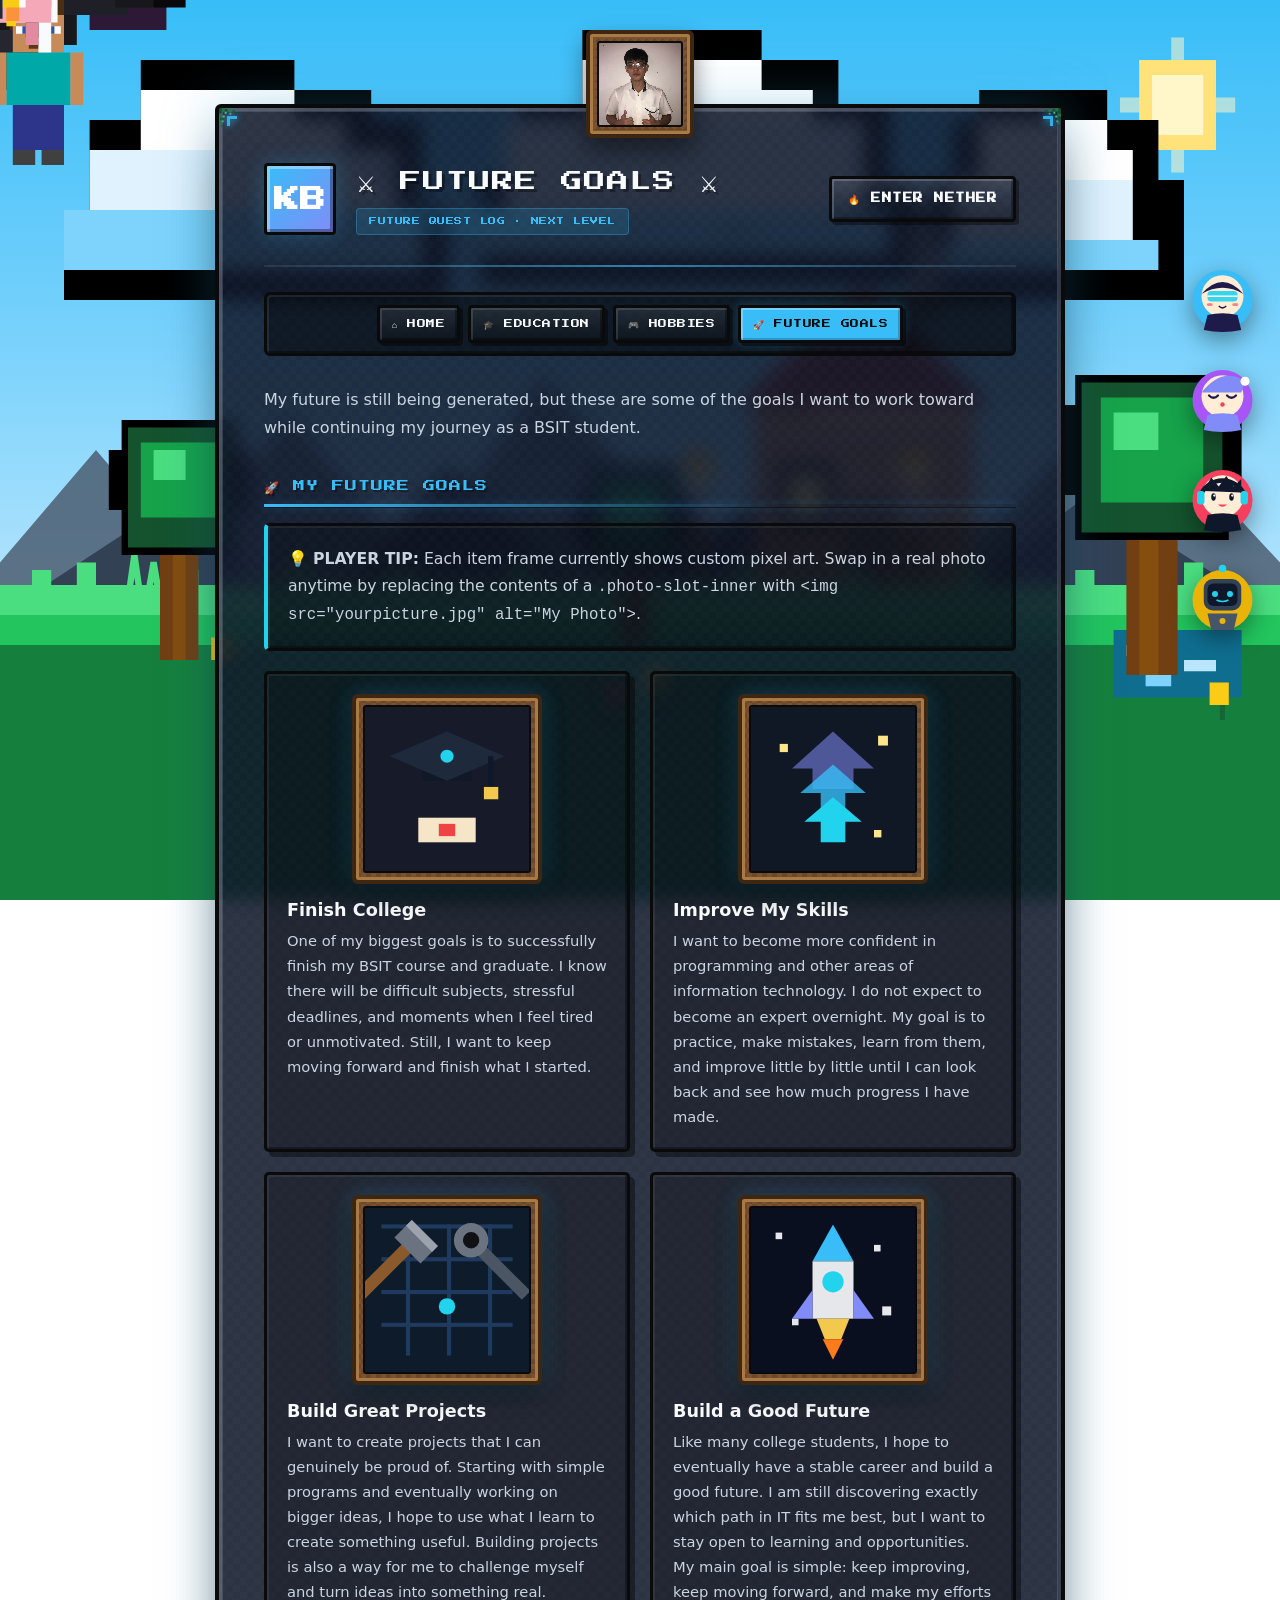
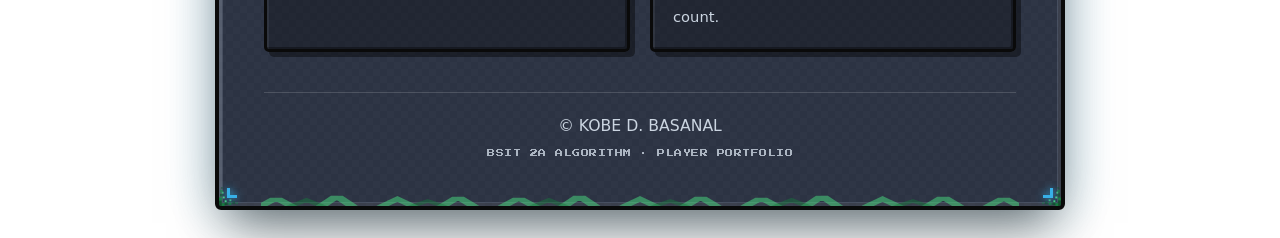
<file: MinecraftStyle_Biography_HTML_JSS_CSS/goals.html>
<!DOCTYPE html>
<html lang="en">
<head>
    <meta charset="UTF-8">
    <meta name="viewport" content="width=device-width, initial-scale=1.0">
    <title>My Future Goals | Kobe D. Basanal</title>
    <link rel="stylesheet" href="style.css">
</head>
<body data-toast-icon="🚀" data-toast-title="ACHIEVEMENT UNLOCKED!" data-toast-sub="Quest Log Updated">

    <div id="glitchOverlay"></div>
    <div class="vignette"></div>

<div class="pixel-landscape-bg">
        <!-- ===== OVERWORLD SCENE ===== -->
        <svg class="pixel-scene-svg overworld-scene" viewBox="0 0 200 120" preserveAspectRatio="none">
            <defs>
                <linearGradient id="skyGrad" x1="0" y1="0" x2="0" y2="1">
                    <stop offset="0%" stop-color="#38bdf8"/>
                    <stop offset="40%" stop-color="#7dd3fc"/>
                    <stop offset="70%" stop-color="#bae6fd"/>
                    <stop offset="100%" stop-color="#e0f2fe"/>
                </linearGradient>
            </defs>
            <rect width="200" height="120" fill="url(#skyGrad)" />

            <!-- Sun -->
            <g class="sun-glow" transform="translate(184, 14)">
                <rect x="-9" y="-1" width="18" height="2" fill="#fff6c9" opacity="0.55" />
                <rect x="-1" y="-9" width="2" height="18" fill="#fff6c9" opacity="0.55" />
                <rect x="-6" y="-6" width="12" height="12" fill="#ffe37a" />
                <rect x="-4" y="-4" width="8" height="8" fill="#fff6c9" />
            </g>

            <g class="animated-cloud" transform="translate(10, 8)">
                <path d="M 12,0 H 36 V 4 H 48 V 8 H 56 V 20 H 60 V 32 H 0 V 20 H 4 V 8 H 12 Z" fill="var(--cloud-outline)" />
                <path d="M 4,20 H 56 V 28 H 0 V 20 Z" fill="var(--cloud-dark)" />
                <path d="M 4,12 H 52 V 20 H 4 Z" fill="var(--cloud-mid)" />
                <path d="M 12,4 H 36 V 8 H 44 V 12 H 12 Z" fill="var(--cloud-main)" />
            </g>
            <g class="animated-cloud" transform="translate(75, 4)" style="animation-delay: -2s;">
                <path d="M 16,0 H 44 V 4 H 56 V 10 H 64 V 20 H 68 V 34 H 0 V 20 H 6 V 10 H 16 Z" fill="var(--cloud-outline)" />
                <path d="M 4,24 H 64 V 30 H 0 V 24 Z" fill="var(--cloud-dark)" />
                <path d="M 4,12 H 60 V 24 H 4 Z" fill="var(--cloud-mid)" />
                <path d="M 16,4 H 44 V 8 H 52 V 12 H 16 Z" fill="var(--cloud-main)" />
            </g>
            <g class="animated-cloud" transform="translate(145, 12)" style="animation-delay: -3.5s;">
                <path d="M 8,0 H 28 V 4 H 36 V 12 H 40 V 28 H 0 V 12 H 4 V 4 H 8 Z" fill="var(--cloud-outline)" />
                <path d="M 4,20 H 36 V 24 H 0 Z" fill="var(--cloud-dark)" />
                <path d="M 4,12 H 32 V 20 H 4 Z" fill="var(--cloud-mid)" />
                <path d="M 8,4 H 28 V 8 H 32 V 12 H 8 Z" fill="var(--cloud-main)" />
            </g>

            <!-- Birds -->
            <g class="animated-cloud" opacity="0.75" transform="translate(56, 22)" style="animation-delay:-1.4s;">
                <path d="M 0,2 L 4,0 L 8,2 L 4,1 Z" fill="#1e293b" />
            </g>
            <g class="animated-cloud" opacity="0.7" transform="translate(112, 30)" style="animation-delay:-2.6s;">
                <path d="M 0,2 L 3,0 L 6,2 L 3,1 Z" fill="#1e293b" />
            </g>

            <path d="M 0,75 L 15,60 L 30,75 L 45,55 L 65,75 L 85,50 L 110,75 L 130,58 L 150,75 L 175,52 L 200,75 V 120 H 0 Z" fill="var(--mountain-back)" opacity="0.8" />
            <path d="M 0,82 L 25,68 L 50,82 L 70,62 L 95,82 L 120,65 L 145,82 L 170,66 L 200,82 V 120 H 0 Z" fill="var(--mountain-front)" />

            <!-- Cottage (background, mirrors the Nether fortress) -->
            <g transform="translate(118, 40)">
                <rect x="0" y="14" width="34" height="26" fill="#a9764f" />
                <rect x="0" y="14" width="34" height="3" fill="#c68b59" />
                <path d="M -3,14 L 17,-2 L 37,14 Z" fill="#7a1f1f" />
                <path d="M -3,14 L 17,-2 L 17,2 L 1,14 Z" fill="#932828" />
                <rect x="24" y="-10" width="5" height="12" fill="#5c5c5c" />
                <rect x="24" y="-12" width="5" height="3" fill="#3f3f3f" />
                <circle class="chimney-smoke" cx="26.5" cy="-14" r="1.6" fill="#cbd5e1" opacity="0.5" />
                <circle class="chimney-smoke" cx="26.5" cy="-14" r="1.2" fill="#e2e8f0" opacity="0.4" style="animation-delay:-1.3s;" />
                <rect x="14" y="26" width="8" height="14" fill="#5c3818" />
                <rect x="15" y="27" width="6" height="12" fill="#6b4a2f" />
                <rect x="4" y="22" width="8" height="8" fill="#3b2a1a" />
                <rect x="5.5" y="23.5" width="5" height="5" fill="#ffdd66" class="glowstone-flicker" />
                <rect x="4" y="22" width="8" height="8" fill="none" stroke="#241708" stroke-width="1" />
                <rect x="1" y="14" width="1.5" height="1.5" fill="#5c3818" />
                <rect x="4" y="14" width="1.5" height="1.5" fill="#5c3818" />
                <rect x="7" y="14" width="1.5" height="1.5" fill="#5c3818" />
            </g>

            <!-- Torches flanking the cottage path -->
            <g transform="translate(108, 66)">
                <rect x="0" y="4" width="2" height="10" fill="#5c3818" />
                <rect x="-0.5" y="1" width="3" height="3" fill="#9ca3af" />
                <path class="torch-flame" d="M -1.5,-4 Q 1,-8 3.5,-4 Q 2,-1 1,0 Q 0,-1 -1.5,-4 Z" fill="#ffb703" />
                <path class="torch-flame" d="M -0.5,-3 Q 1,-5 2.5,-3 Q 1,-1 1,0 Z" fill="#fff3c4" style="animation-delay:-0.4s;" />
            </g>
            <g transform="translate(142, 66)">
                <rect x="0" y="4" width="2" height="10" fill="#5c3818" />
                <rect x="-0.5" y="1" width="3" height="3" fill="#9ca3af" />
                <path class="torch-flame" d="M -1.5,-4 Q 1,-8 3.5,-4 Q 2,-1 1,0 Q 0,-1 -1.5,-4 Z" fill="#ffb703" style="animation-delay:-0.6s;" />
                <path class="torch-flame" d="M -0.5,-3 Q 1,-5 2.5,-3 Q 1,-1 1,0 Z" fill="#fff3c4" style="animation-delay:-0.2s;" />
            </g>

            <g class="dragon-hover">
                <path d="M -12,-8 H -2 V -4 H 4 V 0 H -12 Z" fill="#1e1b2e" />
                <path d="M -22,-14 H -10 V -8 H -2 V -4 H -18 V -10 H -22 Z" fill="#382142" />
                <rect x="-24" y="8" width="10" height="3" fill="#111115" />
                <rect x="-30" y="10" width="8" height="2" fill="#111115" />
                <rect x="-22" y="6" width="3" height="2" fill="#d946ef" />
                <rect x="-14" y="4" width="3" height="2" fill="#d946ef" />
                <rect x="-16" y="2" width="22" height="10" fill="#17171c" />
                <rect x="-12" y="4" width="16" height="6" fill="#262630" />
                <path d="M 2,-6 H 18 V -2 H 26 V 4 H 14 V 0 H 2 Z" fill="#2d1936" />
                <path d="M 8,-16 H 24 V -8 H 32 V -2 H 18 V -8 H 8 Z" fill="#4a285a" />
                <path d="M 12,-12 H 22 V -6 H 28 V -2 H 18 V -6 H 12 Z" fill="#d946ef" opacity="0.4" />
                <rect x="4" y="-2" width="8" height="8" fill="#17171c" />
                <rect x="10" y="-6" width="10" height="8" fill="#1f1f28" />
                <rect x="18" y="-4" width="8" height="5" fill="#17171c" />
                <rect x="24" y="-2" width="5" height="3" fill="#09090b" />
                <rect x="18" y="-4" width="3" height="2" fill="#e879f9" />
                <rect x="19" y="-3" width="1" height="1" fill="#ffffff" />
            </g>

            <rect x="0" y="78" width="200" height="42" fill="var(--grass-dark)" />
            <rect x="0" y="78" width="200" height="4" fill="var(--grass-light)" />
            <rect x="0" y="82" width="200" height="4" fill="var(--grass-mid)" />
            <path d="M 5,76 H 8 V 78 H 5 Z M 12,75 H 15 V 78 H 12 Z M 28,76 H 31 V 78 H 28 Z M 45,75 H 48 V 78 H 45 Z M 62,76 H 65 V 78 H 62 Z M 80,75 H 83 V 78 H 80 Z M 98,76 H 101 V 78 H 98 Z M 115,75 H 118 V 78 H 115 Z M 132,76 H 135 V 78 H 132 Z M 150,75 H 153 V 78 H 150 Z M 168,76 H 171 V 78 H 168 Z M 185,75 H 188 V 78 H 185 Z" fill="var(--grass-light)" />

            <!-- Small pond -->
            <g transform="translate(174, 84)">
                <rect x="0" y="0" width="20" height="9" fill="#0f6e8f" />
                <rect class="pond-shimmer" x="2" y="2" width="6" height="1.5" fill="#bae6fd" />
                <rect class="pond-shimmer" x="11" y="4" width="5" height="1.5" fill="#bae6fd" style="animation-delay:-1.1s;" />
                <rect class="pond-shimmer" x="5" y="6" width="4" height="1.5" fill="#7dd3fc" style="animation-delay:-0.6s;" />
            </g>

            <!-- Flower patches -->
            <g class="flower-sway" transform="translate(26, 84)">
                <rect x="0.6" y="1" width="0.8" height="3" fill="#166534" />
                <rect x="-1" y="-1" width="3" height="3" fill="#ef4444" />
                <rect x="0" y="-2" width="1" height="1" fill="#fca5a5" />
            </g>
            <g class="flower-sway" transform="translate(34, 86)" style="animation-delay:-0.8s;">
                <rect x="0.6" y="1" width="0.8" height="3" fill="#166534" />
                <rect x="-1" y="-1" width="3" height="3" fill="#facc15" />
            </g>
            <g class="flower-sway" transform="translate(96, 92)" style="animation-delay:-1.4s;">
                <rect x="0.6" y="1" width="0.8" height="3" fill="#166534" />
                <rect x="-1" y="-1" width="3" height="3" fill="#ef4444" />
            </g>
            <g class="flower-sway" transform="translate(102, 90)" style="animation-delay:-0.3s;">
                <rect x="0.6" y="1" width="0.8" height="3" fill="#166534" />
                <rect x="-1" y="-1" width="3" height="3" fill="#facc15" />
            </g>
            <g class="flower-sway" transform="translate(190, 92)" style="animation-delay:-1.9s;">
                <rect x="0.6" y="1" width="0.8" height="3" fill="#166534" />
                <rect x="-1" y="-1" width="3" height="3" fill="#facc15" />
            </g>
            <!-- Tall grass tufts -->
            <path d="M 20,80 L 21,74 L 22,80 M 23,80 L 24,75 L 25,80 M 60,82 L 61,76 L 62,82 M 63,82 L 64,77 L 65,82 M 140,84 L 141,78 L 142,84 M 143,84 L 144,79 L 145,84" stroke="var(--grass-light)" stroke-width="1" fill="none" />

            <g transform="translate(15, 52)">
                <rect x="10" y="22" width="6" height="14" fill="var(--trunk-dark)" />
                <rect x="12" y="22" width="2" height="14" fill="var(--trunk-light)" />
                <path d="M 4,4 H 22 V 8 H 24 V 16 H 22 V 22 H 4 V 16 H 2 V 8 H 4 Z" fill="var(--cloud-outline)" />
                <path d="M 5,5 H 21 V 21 H 5 Z" fill="var(--foliage-dark)" />
                <path d="M 7,7 H 19 V 17 H 7 Z" fill="var(--foliage-light)" />
                <rect x="9" y="8" width="5" height="4" fill="#4ade80" />
            </g>

            <g class="steve-idle">
                <rect x="2" y="0" width="8" height="2.5" fill="#4a2e12" />
                <rect x="1.5" y="2" width="2" height="2" fill="#4a2e12" />
                <rect x="2" y="2" width="8" height="5" fill="#c68b59" />
                <rect x="2.5" y="3.5" width="2" height="1" fill="#ffffff" />
                <rect x="3.5" y="3.5" width="1" height="1" fill="#2d52a8" />
                <rect x="7.5" y="3.5" width="2" height="1" fill="#ffffff" />
                <rect x="7.5" y="3.5" width="1" height="1" fill="#2d52a8" />
                <rect x="5" y="4.5" width="2" height="1" fill="#9e663c" />
                <rect x="4.5" y="5.5" width="3" height="1" fill="#5c3818" />
                <rect x="1" y="7" width="10" height="7" fill="#00a8a8" />
                <rect x="-1" y="7" width="2" height="7" fill="#c68b59" />
                <rect x="11" y="7" width="2" height="7" fill="#c68b59" />
                <rect x="2" y="14" width="8" height="6" fill="#2d358b" />
                <rect x="2" y="20" width="3.5" height="2" fill="#404040" />
                <rect x="6.5" y="20" width="3.5" height="2" fill="#404040" />
            </g>

            <g transform="translate(165, 48)">
                <rect x="11" y="24" width="8" height="18" fill="var(--trunk-dark)" />
                <rect x="13" y="24" width="3" height="18" fill="var(--trunk-light)" />
                <path d="M 3,2 H 27 V 6 H 29 V 18 H 27 V 24 H 3 V 18 H 1 V 6 H 3 Z" fill="var(--cloud-outline)" />
                <path d="M 4,3 H 26 V 23 H 4 Z" fill="var(--foliage-dark)" />
                <path d="M 7,5 H 23 V 19 H 7 Z" fill="var(--foliage-light)" />
                <rect x="9" y="7" width="7" height="5" fill="#4ade80" />
            </g>

            <g transform="translate(90, 60)">
                <rect x="7" y="16" width="4" height="10" fill="var(--trunk-dark)" />
                <path d="M 2,2 H 16 V 6 H 18 V 12 H 16 V 16 H 2 V 12 H 0 V 6 H 2 Z" fill="var(--cloud-outline)" />
                <path d="M 3,3 H 15 V 15 H 3 Z" fill="var(--foliage-dark)" />
                <path d="M 5,5 H 13 V 11 H 5 Z" fill="var(--foliage-light)" />
            </g>

            <!-- Cow -->
            <g class="cow-idle">
                <rect x="-7" y="-6" width="16" height="9" fill="#f8fafc" />
                <rect x="-7" y="-6" width="5" height="4" fill="#3f3f46" />
                <rect x="2" y="-3" width="6" height="4" fill="#3f3f46" />
                <rect x="-9" y="-3" width="2" height="3" fill="#f8fafc" />
                <rect x="-10" y="-4" width="3" height="3" fill="#f8fafc" />
                <rect x="-11" y="-3.5" width="1.5" height="1" fill="#1f2937" />
                <rect x="-9" y="3" width="2" height="4" fill="#f8fafc" />
                <rect x="6" y="3" width="2" height="4" fill="#f8fafc" />
                <rect x="-2" y="3" width="2" height="4" fill="#f8fafc" />
            </g>

            <!-- Sheep -->
            <g class="sheep-idle">
                <rect x="-6" y="-6" width="14" height="8" fill="#f5f5f4" />
                <rect x="-6" y="-6" width="14" height="8" fill="none" />
                <rect x="6" y="-4" width="4" height="4" fill="#3f3f46" />
                <rect x="7" y="-3" width="1" height="1" fill="#1f2937" />
                <rect x="-6" y="2" width="2" height="3" fill="#3f3f46" />
                <rect x="4" y="2" width="2" height="3" fill="#3f3f46" />
            </g>

            <!-- Pig -->
            <g class="pig-idle">
                <rect x="-6" y="-5" width="14" height="8" fill="#f5a9b8" />
                <rect x="6" y="-4" width="3" height="4" fill="#f5a9b8" />
                <rect x="7" y="-2.5" width="1" height="1" fill="#c2687a" />
                <rect x="7" y="-1" width="1" height="1" fill="#c2687a" />
                <rect x="-6" y="3" width="2" height="3" fill="#e28aa0" />
                <rect x="4" y="3" width="2" height="3" fill="#e28aa0" />
            </g>

            <!-- Chicken -->
            <g class="chicken-idle">
                <rect x="-3" y="-5" width="7" height="6" fill="#f8fafc" />
                <rect x="3" y="-4" width="2" height="2" fill="#f87171" />
                <rect x="-4" y="-3" width="2" height="1.5" fill="#facc15" />
                <rect x="-2" y="1" width="1.5" height="2.5" fill="#facc15" />
                <rect x="1" y="1" width="1.5" height="2.5" fill="#facc15" />
            </g>

            <!-- Butterfly -->
            <g class="butterfly-float">
                <g class="butterfly-wing">
                    <rect x="-3" y="-1.5" width="2.6" height="2.6" fill="#facc15" />
                    <rect x="-3" y="1" width="2" height="1.8" fill="#fb923c" />
                </g>
                <g class="butterfly-wing" style="animation-delay:-0.18s;">
                    <rect x="0.4" y="-1.5" width="2.6" height="2.6" fill="#facc15" />
                    <rect x="1" y="1" width="2" height="1.8" fill="#fb923c" />
                </g>
                <rect x="-0.4" y="-1.5" width="0.8" height="4" fill="#1f2937" />
            </g>
        </svg>

        <!-- ===== NETHER REALM SCENE ===== -->
        <svg class="pixel-scene-svg nether-scene" viewBox="0 0 200 120" preserveAspectRatio="none">
            <defs>
                <linearGradient id="netherSkyGrad" x1="0" y1="0" x2="0" y2="1">
                    <stop offset="0%" stop-color="#1c0402"/>
                    <stop offset="40%" stop-color="#4a0e05"/>
                    <stop offset="75%" stop-color="#7a1d0a"/>
                    <stop offset="100%" stop-color="#a11d0a"/>
                </linearGradient>
            </defs>
            <rect width="200" height="120" fill="url(#netherSkyGrad)" />

            <!-- Ash / soot drifting particles -->
            <g class="animated-cloud" opacity="0.5" transform="translate(20, 14)"><rect width="3" height="3" fill="#1a0505"/><rect x="10" y="6" width="2" height="2" fill="#1a0505"/><rect x="24" y="2" width="3" height="3" fill="#1a0505"/></g>
            <g class="animated-cloud" opacity="0.4" transform="translate(120, 20)" style="animation-delay:-2s;"><rect width="3" height="3" fill="#1a0505"/><rect x="14" y="8" width="2" height="2" fill="#1a0505"/></g>
            <g class="animated-cloud" opacity="0.35" transform="translate(55, 30)" style="animation-delay:-1s;"><rect width="2" height="2" fill="#1a0505"/><rect x="6" y="4" width="2" height="2" fill="#1a0505"/></g>

            <!-- Basalt Delta Pillars (left side, rising from the lava) -->
            <g>
                <rect x="2" y="30" width="8" height="90" fill="var(--basalt-dark)" />
                <rect x="2" y="30" width="8" height="3" fill="var(--basalt-light)" />
                <rect x="13" y="16" width="7" height="104" fill="var(--basalt-dark)" />
                <rect x="13" y="16" width="7" height="3" fill="var(--basalt-light)" />
                <rect x="23" y="40" width="9" height="80" fill="var(--basalt-dark)" />
                <rect x="23" y="40" width="9" height="3" fill="var(--basalt-light)" />
                <rect x="34" y="24" width="6" height="96" fill="var(--basalt-dark)" />
                <rect x="34" y="24" width="6" height="3" fill="var(--basalt-light)" />
            </g>

            <!-- Hanging obsidian chains -->
            <g class="chain-sway" transform="translate(10,0)">
                <rect x="0" y="0" width="2" height="46" fill="var(--obsidian-light)" />
                <rect x="-1" y="8" width="4" height="3" fill="var(--obsidian-light)" />
                <rect x="-1" y="20" width="4" height="3" fill="var(--obsidian-light)" />
                <rect x="-1" y="32" width="4" height="3" fill="var(--obsidian-light)" />
                <rect x="-2" y="44" width="6" height="4" fill="var(--glowstone)" class="glowstone-flicker" />
            </g>
            <g class="chain-sway" transform="translate(28,0)" style="animation-delay:-1.2s;">
                <rect x="0" y="0" width="2" height="34" fill="var(--obsidian-light)" />
                <rect x="-1" y="8" width="4" height="3" fill="var(--obsidian-light)" />
                <rect x="-1" y="20" width="4" height="3" fill="var(--obsidian-light)" />
                <rect x="-2" y="32" width="6" height="4" fill="var(--glowstone)" class="glowstone-flicker" style="animation-delay:-0.7s;" />
            </g>

            <!-- Nether Fortress (right background) -->
            <g transform="translate(148, 18)">
                <rect x="0" y="20" width="14" height="60" fill="var(--nether-brick)" />
                <rect x="0" y="20" width="14" height="60" fill="var(--nether-brick-light)" opacity="0.25" />
                <rect x="-2" y="14" width="4" height="6" fill="var(--nether-brick)" />
                <rect x="6" y="14" width="4" height="6" fill="var(--nether-brick)" />
                <rect x="12" y="14" width="4" height="6" fill="var(--nether-brick)" />
                <rect x="30" y="8" width="18" height="72" fill="var(--nether-brick)" />
                <rect x="30" y="8" width="18" height="72" fill="var(--nether-brick-light)" opacity="0.2" />
                <rect x="28" y="2" width="5" height="6" fill="var(--nether-brick)" />
                <rect x="38" y="2" width="5" height="6" fill="var(--nether-brick)" />
                <rect x="46" y="2" width="5" height="6" fill="var(--nether-brick)" />
                <rect x="12" y="46" width="20" height="8" fill="var(--nether-brick)" />
                <rect x="4" y="30" width="4" height="4" fill="var(--glowstone)" class="glowstone-flicker" />
                <rect x="34" y="24" width="4" height="4" fill="var(--glowstone)" class="glowstone-flicker" style="animation-delay:-0.5s;" />
                <rect x="34" y="58" width="4" height="4" fill="var(--glowstone)" class="glowstone-flicker" style="animation-delay:-1s;" />
            </g>

            <!-- Ghast -->
            <g class="ghast-hover">
                <rect class="ghast-tentacle" x="2" y="14" width="3" height="14" fill="#dcdcdc" />
                <rect class="ghast-tentacle" x="8" y="14" width="3" height="18" fill="#dcdcdc" style="animation-delay:-0.3s;" />
                <rect class="ghast-tentacle" x="14" y="14" width="3" height="12" fill="#dcdcdc" style="animation-delay:-0.6s;" />
                <rect class="ghast-tentacle" x="20" y="14" width="3" height="16" fill="#dcdcdc" style="animation-delay:-0.9s;" />
                <rect class="ghast-tentacle" x="26" y="14" width="3" height="13" fill="#dcdcdc" style="animation-delay:-1.2s;" />
                <rect x="0" y="0" width="32" height="16" fill="#e8e8e8" />
                <rect x="2" y="0" width="28" height="2" fill="#f5f5f5" />
                <rect x="7" y="5" width="4" height="3" fill="#5b1414" />
                <rect x="21" y="5" width="4" height="3" fill="#5b1414" />
                <rect x="12" y="10" width="8" height="2" fill="#5b1414" />
            </g>

            <!-- Blaze -->
            <g class="blaze-float">
                <g class="blaze-rod">
                    <rect x="-1" y="-9" width="2" height="18" fill="#ffd23f" />
                    <rect x="-9" y="-1" width="18" height="2" fill="#ffd23f" />
                    <rect x="-6" y="-6" width="2" height="12" fill="#ffb703" />
                    <rect x="4" y="-6" width="2" height="12" fill="#ffb703" />
                </g>
                <rect x="-3" y="-3" width="6" height="6" fill="#fff3c4" />
                <rect x="-2" y="-2" width="1.5" height="1.5" fill="#7a1d0a" />
                <rect x="1" y="-2" width="1.5" height="1.5" fill="#7a1d0a" />
            </g>

            <!-- Wither Skeleton sentry -->
            <g class="wither-idle">
                <rect x="3" y="0" width="6" height="6" fill="#33302e" />
                <rect x="4" y="1.5" width="1.5" height="1.5" fill="#ffdd66" />
                <rect x="7" y="1.5" width="1.5" height="1.5" fill="#ffdd66" />
                <rect x="2" y="6" width="8" height="8" fill="#4a4644" />
                <rect x="0" y="6" width="2" height="8" fill="#4a4644" />
                <rect x="10" y="4" width="2" height="10" fill="#6b6663" />
                <rect x="3" y="14" width="3" height="7" fill="#33302e" />
                <rect x="7" y="14" width="3" height="7" fill="#33302e" />
            </g>

            <!-- Netherrack Ground Base -->
            <rect x="0" y="78" width="200" height="42" fill="var(--netherrack-dark)" />
            <rect x="0" y="78" width="200" height="4" fill="var(--netherrack-mid)" />
            <rect x="0" y="80" width="200" height="2" fill="var(--netherrack-light)" opacity="0.6" />
            <path d="M 6,86 H 10 V 89 H 6 Z M 24,90 H 27 V 93 H 24 Z M 40,84 H 44 V 87 H 40 Z M 58,92 H 61 V 95 H 58 Z M 76,86 H 80 V 89 H 76 Z M 94,94 H 97 V 97 H 94 Z M 130,88 H 134 V 91 H 130 Z M 150,92 H 153 V 95 H 150 Z M 176,86 H 180 V 89 H 176 Z M 190,92 H 193 V 95 H 190 Z" fill="var(--netherrack-light)" opacity="0.55" />

            <!-- Crying obsidian & warped fungus (left shore) -->
            <rect x="20" y="74" width="4" height="4" fill="var(--crying-obsidian)" class="crying-glow" />
            <g transform="translate(4,68)">
                <rect x="1" y="4" width="2" height="8" fill="#0e5c50" />
                <path d="M -2,0 H 8 V 4 H -2 Z" fill="var(--warped-teal)" />
                <rect x="0" y="1" width="1.5" height="1.5" fill="#baf7ec" />
                <rect x="5" y="1" width="1.5" height="1.5" fill="#baf7ec" />
            </g>

            <!-- Soul Sand patch (between portal and fortress) -->
            <rect x="102" y="78" width="34" height="6" fill="var(--soul-sand)" />
            <rect x="102" y="78" width="34" height="2" fill="var(--soul-sand-light)" />
            <rect x="110" y="80" width="3" height="2" fill="#2f2418" />
            <rect x="124" y="81" width="3" height="2" fill="#2f2418" />

            <!-- Lava Ocean (far left) -->
            <rect x="0" y="86" width="55" height="34" fill="var(--lava-dark)" />
            <rect class="lava-glow" x="0" y="86" width="55" height="4" fill="var(--lava-bright)" />
            <rect class="lava-glow" x="6" y="90" width="10" height="3" fill="var(--lava-mid)" style="animation-delay:-0.6s;" />
            <rect class="lava-glow" x="30" y="92" width="12" height="3" fill="var(--lava-mid)" style="animation-delay:-1.1s;" />
            <circle class="lava-bubble" cx="14" cy="95" r="1.4" fill="var(--lava-bright)" />
            <circle class="lava-bubble" cx="38" cy="100" r="1.6" fill="var(--lava-bright)" style="animation-delay:-0.8s;" />
            <circle class="lava-bubble" cx="47" cy="94" r="1.2" fill="var(--lava-bright)" style="animation-delay:-1.4s;" />

            <!-- Nether Portal -->
            <g transform="translate(96, 60)">
                <rect x="0" y="0" width="26" height="40" fill="var(--obsidian)" />
                <rect x="4" y="4" width="18" height="32" class="portal-shimmer" fill="var(--portal-purple)" />
                <rect x="7" y="7" width="12" height="26" class="portal-shimmer" fill="var(--portal-purple-light)" opacity="0.5" style="animation-delay:-1s;" />
                <rect x="-2" y="-2" width="4" height="4" fill="var(--obsidian-light)" />
                <rect x="24" y="-2" width="4" height="4" fill="var(--obsidian-light)" />
                <rect x="-2" y="38" width="4" height="4" fill="var(--obsidian-light)" />
                <rect x="24" y="38" width="4" height="4" fill="var(--obsidian-light)" />
            </g>

            <!-- Magma cube hopping near the lava -->
            <g class="magma-hop">
                <rect x="-6" y="-6" width="12" height="10" fill="#c1440e" />
                <rect x="-6" y="-6" width="4" height="4" fill="#ff9f1c" />
                <rect x="2" y="-2" width="4" height="4" fill="#ff9f1c" />
                <rect x="-2" y="0" width="4" height="4" fill="#ff9f1c" />
                <rect x="-4" y="-1" width="2" height="2" fill="#160a02" />
                <rect x="2" y="-1" width="2" height="2" fill="#160a02" />
            </g>

            <!-- Hoglin (open netherrack clearing) -->
            <g class="hoglin-idle">
                <rect x="-8" y="10" width="4" height="8" fill="var(--hoglin-brown)" />
                <rect x="4" y="10" width="4" height="8" fill="var(--hoglin-brown)" />
                <rect x="-12" y="-4" width="24" height="14" fill="var(--hoglin-brown)" />
                <rect x="-12" y="-4" width="24" height="3" fill="#6b4a36" />
                <rect x="10" y="-6" width="10" height="10" fill="var(--hoglin-brown)" />
                <path d="M 18,2 L 22,0 L 22,3 Z" fill="#f4ead9" />
                <path d="M 18,4 L 22,6 L 22,3 Z" fill="#f4ead9" />
                <rect x="14" y="-3" width="2" height="2" fill="#ff2b2b" />
                <rect x="-4" y="-8" width="4" height="4" fill="#3f2a1e" />
                <rect x="2" y="-8" width="4" height="4" fill="#3f2a1e" />
            </g>

            <!-- Piglin sentry near the portal -->
            <g class="piglin-idle">
                <rect x="-3" y="14" width="3" height="7" fill="#7a5230" />
                <rect x="2" y="14" width="3" height="7" fill="#7a5230" />
                <rect x="-4" y="4" width="10" height="10" fill="var(--gold-armor)" />
                <rect x="-4" y="4" width="10" height="3" fill="var(--gold-armor-dark)" />
                <rect x="-6" y="5" width="2" height="8" fill="var(--piglin-skin)" />
                <rect x="6" y="5" width="2" height="8" fill="var(--gold-armor)" />
                <rect x="8" y="-2" width="1.5" height="10" fill="var(--gold-armor)" />
                <rect x="6.5" y="7" width="4.5" height="1.5" fill="var(--gold-armor-dark)" />
                <rect x="-4" y="-4" width="8" height="8" fill="var(--piglin-skin)" />
                <rect x="-2" y="0" width="4" height="2" fill="#c07f52" />
                <rect x="-3" y="-2" width="1.5" height="1.5" fill="#1a1a1a" />
                <rect x="1.5" y="-2" width="1.5" height="1.5" fill="#1a1a1a" />
            </g>

            <!-- Crimson fungus decoration (right) -->
            <g transform="translate(180, 68)">
                <rect x="2" y="6" width="2" height="10" fill="#7a1d0a" />
                <path d="M -2,0 H 10 V 6 H -2 Z" fill="#a11d0a" />
                <rect x="0" y="1" width="2" height="2" fill="#e0392a" />
                <rect x="6" y="1" width="2" height="2" fill="#e0392a" />
            </g>
        </svg>
    </div>

    <div id="falling-lightning"></div>
    <canvas id="particleCanvas"></canvas>

    <div class="frame-wrapper">
        <div class="item-frame">
            <div class="frame-inner">
                <img class="portrait overworld-portrait" src="assets/profile.jpg" alt="Kobe D. Basanal">
                <img class="portrait nether-portrait" src="assets/nether_profile.jpg" alt="Kobe D. Basanal - nether mode">
            </div>
        </div>
    </div>

    <div class="main-container">
        <div class="portfolio-card">
            <span class="gui-corner tl"></span><span class="gui-corner tr"></span><span class="gui-corner bl"></span><span class="gui-corner br"></span>
            <span class="vine-corner tl"><svg viewBox="0 0 40 40" xmlns="http://www.w3.org/2000/svg">
                <rect x="0" y="0" width="3" height="3" fill="var(--vine-dark)"/>
                <rect x="3" y="0" width="3" height="3" fill="var(--vine-color)"/>
                <rect x="6" y="1" width="3" height="3" fill="var(--vine-dark)"/>
                <rect x="10" y="1" width="3" height="3" fill="var(--vine-color)" opacity="0.85"/>
                <rect x="14" y="2" width="3" height="3" fill="var(--vine-dark)" opacity="0.7"/>
                <rect x="18" y="2" width="2" height="2" fill="var(--vine-color)" opacity="0.5"/>
                <rect x="0" y="3" width="3" height="3" fill="var(--vine-dark)"/>
                <rect x="0" y="6" width="3" height="3" fill="var(--vine-color)"/>
                <rect x="1" y="10" width="3" height="3" fill="var(--vine-dark)" opacity="0.85"/>
                <rect x="1" y="14" width="3" height="3" fill="var(--vine-color)" opacity="0.7"/>
                <rect x="2" y="18" width="2" height="2" fill="var(--vine-dark)" opacity="0.5"/>
                <rect x="6" y="4" width="2" height="2" fill="var(--vine-leaf)"/>
                <rect x="4" y="8" width="2" height="2" fill="var(--vine-leaf)"/>
                <rect x="11" y="5" width="2" height="2" fill="var(--vine-leaf)" opacity="0.8"/>
                <rect x="3" y="13" width="2" height="2" fill="var(--vine-leaf)" opacity="0.7"/>
            </svg></span><span class="vine-corner tr"><svg viewBox="0 0 40 40" xmlns="http://www.w3.org/2000/svg">
                <rect x="0" y="0" width="3" height="3" fill="var(--vine-dark)"/>
                <rect x="3" y="0" width="3" height="3" fill="var(--vine-color)"/>
                <rect x="6" y="1" width="3" height="3" fill="var(--vine-dark)"/>
                <rect x="10" y="1" width="3" height="3" fill="var(--vine-color)" opacity="0.85"/>
                <rect x="14" y="2" width="3" height="3" fill="var(--vine-dark)" opacity="0.7"/>
                <rect x="18" y="2" width="2" height="2" fill="var(--vine-color)" opacity="0.5"/>
                <rect x="0" y="3" width="3" height="3" fill="var(--vine-dark)"/>
                <rect x="0" y="6" width="3" height="3" fill="var(--vine-color)"/>
                <rect x="1" y="10" width="3" height="3" fill="var(--vine-dark)" opacity="0.85"/>
                <rect x="1" y="14" width="3" height="3" fill="var(--vine-color)" opacity="0.7"/>
                <rect x="2" y="18" width="2" height="2" fill="var(--vine-dark)" opacity="0.5"/>
                <rect x="6" y="4" width="2" height="2" fill="var(--vine-leaf)"/>
                <rect x="4" y="8" width="2" height="2" fill="var(--vine-leaf)"/>
                <rect x="11" y="5" width="2" height="2" fill="var(--vine-leaf)" opacity="0.8"/>
                <rect x="3" y="13" width="2" height="2" fill="var(--vine-leaf)" opacity="0.7"/>
            </svg></span><span class="vine-corner bl"><svg viewBox="0 0 40 40" xmlns="http://www.w3.org/2000/svg">
                <rect x="0" y="0" width="3" height="3" fill="var(--vine-dark)"/>
                <rect x="3" y="0" width="3" height="3" fill="var(--vine-color)"/>
                <rect x="6" y="1" width="3" height="3" fill="var(--vine-dark)"/>
                <rect x="10" y="1" width="3" height="3" fill="var(--vine-color)" opacity="0.85"/>
                <rect x="14" y="2" width="3" height="3" fill="var(--vine-dark)" opacity="0.7"/>
                <rect x="18" y="2" width="2" height="2" fill="var(--vine-color)" opacity="0.5"/>
                <rect x="0" y="3" width="3" height="3" fill="var(--vine-dark)"/>
                <rect x="0" y="6" width="3" height="3" fill="var(--vine-color)"/>
                <rect x="1" y="10" width="3" height="3" fill="var(--vine-dark)" opacity="0.85"/>
                <rect x="1" y="14" width="3" height="3" fill="var(--vine-color)" opacity="0.7"/>
                <rect x="2" y="18" width="2" height="2" fill="var(--vine-dark)" opacity="0.5"/>
                <rect x="6" y="4" width="2" height="2" fill="var(--vine-leaf)"/>
                <rect x="4" y="8" width="2" height="2" fill="var(--vine-leaf)"/>
                <rect x="11" y="5" width="2" height="2" fill="var(--vine-leaf)" opacity="0.8"/>
                <rect x="3" y="13" width="2" height="2" fill="var(--vine-leaf)" opacity="0.7"/>
            </svg></span><span class="vine-corner br"><svg viewBox="0 0 40 40" xmlns="http://www.w3.org/2000/svg">
                <rect x="0" y="0" width="3" height="3" fill="var(--vine-dark)"/>
                <rect x="3" y="0" width="3" height="3" fill="var(--vine-color)"/>
                <rect x="6" y="1" width="3" height="3" fill="var(--vine-dark)"/>
                <rect x="10" y="1" width="3" height="3" fill="var(--vine-color)" opacity="0.85"/>
                <rect x="14" y="2" width="3" height="3" fill="var(--vine-dark)" opacity="0.7"/>
                <rect x="18" y="2" width="2" height="2" fill="var(--vine-color)" opacity="0.5"/>
                <rect x="0" y="3" width="3" height="3" fill="var(--vine-dark)"/>
                <rect x="0" y="6" width="3" height="3" fill="var(--vine-color)"/>
                <rect x="1" y="10" width="3" height="3" fill="var(--vine-dark)" opacity="0.85"/>
                <rect x="1" y="14" width="3" height="3" fill="var(--vine-color)" opacity="0.7"/>
                <rect x="2" y="18" width="2" height="2" fill="var(--vine-dark)" opacity="0.5"/>
                <rect x="6" y="4" width="2" height="2" fill="var(--vine-leaf)"/>
                <rect x="4" y="8" width="2" height="2" fill="var(--vine-leaf)"/>
                <rect x="11" y="5" width="2" height="2" fill="var(--vine-leaf)" opacity="0.8"/>
                <rect x="3" y="13" width="2" height="2" fill="var(--vine-leaf)" opacity="0.7"/>
            </svg></span>
            <span class="vine-edge-bottom"><svg viewBox="0 0 100 14" preserveAspectRatio="none" xmlns="http://www.w3.org/2000/svg">
                <path d="M0,14 L2,6 L4,14 M8,14 L10,4 L12,14 M16,14 L18,7 L20,14 M24,14 L26,5 L28,14 M32,14 L34,6 L36,14 M40,14 L42,4 L44,14 M48,14 L50,7 L52,14 M56,14 L58,5 L60,14 M64,14 L66,6 L68,14 M72,14 L74,4 L76,14 M80,14 L82,7 L84,14 M88,14 L90,5 L92,14 M96,14 L98,6 L100,14" stroke="var(--vine-leaf)" stroke-width="1.6" fill="none" opacity="0.6"/>
                <path d="M4,14 L6,8 L8,14 M20,14 L22,9 L24,14 M36,14 L38,8 L40,14 M52,14 L54,9 L56,14 M68,14 L70,8 L72,14 M84,14 L86,9 L88,14" stroke="var(--vine-color)" stroke-width="1.4" fill="none" opacity="0.5"/>
            </svg></span>


            <header class="header-section">
                <div class="profile-info">
                    <div class="avatar">KB</div>
                    <div class="title-group">
                        <h1 class="glitch-title" data-text="⚔ FUTURE GOALS ⚔">⚔ FUTURE GOALS ⚔</h1>
                        <span class="badge">FUTURE QUEST LOG · NEXT LEVEL</span>
                    </div>
                </div>
                <div class="top-nav">
                    <button class="btn" id="themeBtn">🔥 ENTER NETHER</button>
                </div>
            </header>

            <nav class="quest-nav">
                <a href="index.html">⌂ HOME</a>
                <a href="educational.html">🎓 EDUCATION</a>
                <a href="hobbies.html">🎮 HOBBIES</a>
                <a href="goals.html" class="current">🚀 FUTURE GOALS</a>
            </nav>

            <main>
                <p class="page-lede">My future is still being generated, but these are some of the goals I want to work toward while continuing my journey as a BSIT student.</p>

                <div class="section-header">🚀 My Future Goals</div>
                <div class="info-card" style="margin-bottom: 20px; border-left: 4px solid var(--accent);">
                    <p>💡 <b>PLAYER TIP:</b> Each item frame currently shows custom pixel art. Swap in a real photo anytime by replacing the contents of a <code>.photo-slot-inner</code> with <code>&lt;img src="yourpicture.jpg" alt="My Photo"&gt;</code>.</p>
                </div>
                <div class="detail-grid">
                    <div class="detail-card">
                        <div class="photo-slot">
                            <div class="photo-slot-inner">
                                <div class="photo-slot-placeholder"><svg viewBox="0 0 40 40" xmlns="http://www.w3.org/2000/svg">
<rect width="40" height="40" fill="#171a28"/>
<rect x="14" y="15" width="12" height="3" fill="#111827"/>
<polygon points="20,6 34,12 20,18 6,12" fill="#1e293b"/>
<circle cx="20" cy="12" r="1.6" fill="var(--accent)" class="pixel-art-glow"/>
<rect x="30" y="12" width="1.3" height="8" fill="#0f172a"/>
<rect x="29" y="19.5" width="3.5" height="3" fill="#f2c94c"/>
<rect x="13" y="27" width="14" height="6" fill="#f5e6c8"/>
<rect x="18" y="28.5" width="4" height="3" fill="#ef4444"/>
</svg></div>
                            </div>
                        </div>
                        <h3>Finish College</h3>
                        <p>One of my biggest goals is to successfully finish my BSIT course and graduate. I know there will be difficult subjects, stressful deadlines, and moments when I feel tired or unmotivated. Still, I want to keep moving forward and finish what I started.</p>
                    </div>
                    <div class="detail-card">
                        <div class="photo-slot">
                            <div class="photo-slot-inner">
                                <div class="photo-slot-placeholder"><svg viewBox="0 0 40 40" xmlns="http://www.w3.org/2000/svg">
<rect width="40" height="40" fill="#101826"/>
<polygon points="20,6 30,15 25,15 25,20 15,20 15,15 10,15" fill="#818cf8" opacity="0.55"/>
<polygon points="20,14 28,21 23,21 23,26 17,26 17,21 12,21" fill="#38bdf8" opacity="0.8"/>
<polygon points="20,22 27,28 23,28 23,33 17,33 17,28 13,28" fill="var(--accent)" class="pixel-art-glow"/>
<rect x="7" y="9" width="2" height="2" fill="#fde68a"/>
<rect x="31" y="7" width="2.4" height="2.4" fill="#fde68a" class="pixel-art-glow"/>
<rect x="30" y="30" width="1.8" height="1.8" fill="#fde68a"/>
</svg></div>
                            </div>
                        </div>
                        <h3>Improve My Skills</h3>
                        <p>I want to become more confident in programming and other areas of information technology. I do not expect to become an expert overnight. My goal is to practice, make mistakes, learn from them, and improve little by little until I can look back and see how much progress I have made.</p>
                    </div>
                    <div class="detail-card">
                        <div class="photo-slot">
                            <div class="photo-slot-inner">
                                <div class="photo-slot-placeholder"><svg viewBox="0 0 40 40" xmlns="http://www.w3.org/2000/svg">
<rect width="40" height="40" fill="#0d1b2a"/>
<rect x="4" y="4" width="32" height="1" fill="#1e3a5f"/>
<rect x="4" y="12" width="32" height="1" fill="#1e3a5f"/>
<rect x="4" y="20" width="32" height="1" fill="#1e3a5f"/>
<rect x="4" y="28" width="32" height="1" fill="#1e3a5f"/>
<rect x="10" y="4" width="1" height="32" fill="#1e3a5f"/>
<rect x="20" y="4" width="1" height="32" fill="#1e3a5f"/>
<rect x="30" y="4" width="1" height="32" fill="#1e3a5f"/>
<g transform="translate(10,10) rotate(45)">
  <rect x="-1.5" y="-2" width="3" height="18" fill="#8a5a2c"/>
  <rect x="-4" y="-6" width="9" height="6" fill="#6b7280"/>
  <rect x="-4" y="-6" width="9" height="2" fill="#9ca3af" class="pixel-art-glow"/>
</g>
<g transform="translate(28,10) rotate(-45)">
  <rect x="-1.5" y="0" width="3" height="16" fill="#4b5563"/>
  <circle cx="0" cy="-3" r="4.2" fill="#6b7280"/>
  <circle cx="0" cy="-3" r="2" fill="#0f1115"/>
</g>
<circle cx="20" cy="24" r="2" fill="var(--accent)" class="pixel-art-glow"/>
</svg></div>
                            </div>
                        </div>
                        <h3>Build Great Projects</h3>
                        <p>I want to create projects that I can genuinely be proud of. Starting with simple programs and eventually working on bigger ideas, I hope to use what I learn to create something useful. Building projects is also a way for me to challenge myself and turn ideas into something real.</p>
                    </div>
                    <div class="detail-card">
                        <div class="photo-slot">
                            <div class="photo-slot-inner">
                                <div class="photo-slot-placeholder"><svg viewBox="0 0 40 40" xmlns="http://www.w3.org/2000/svg">
<rect width="40" height="40" fill="#0a0f1f"/>
<rect x="6" y="6" width="1.6" height="1.6" fill="#e5e7eb"/>
<rect x="30" y="9" width="1.6" height="1.6" fill="#e5e7eb"/>
<rect x="10" y="27" width="1.6" height="1.6" fill="#e5e7eb"/>
<rect x="32" y="24" width="2.2" height="2.2" fill="#e5e7eb" class="pixel-art-glow"/>
<polygon points="20,4 25,13 15,13" fill="var(--primary)"/>
<rect x="15" y="13" width="10" height="14" fill="#e5e7eb"/>
<circle cx="20" cy="18" r="2.6" fill="var(--accent)" class="pixel-art-glow"/>
<polygon points="15,20 10,27 15,27" fill="var(--secondary)"/>
<polygon points="25,20 30,27 25,27" fill="var(--secondary)"/>
<polygon points="16,27 24,27 22,32 18,32" fill="#f2c94c"/>
<polygon points="17.5,32 22.5,32 20,37 " fill="#ff7a1a" class="pixel-art-glow"/>
</svg></div>
                            </div>
                        </div>
                        <h3>Build a Good Future</h3>
                        <p>Like many college students, I hope to eventually have a stable career and build a good future. I am still discovering exactly which path in IT fits me best, but I want to stay open to learning and opportunities. My main goal is simple: keep improving, keep moving forward, and make my efforts count.</p>
                    </div>
                </div>
            </main>

            <footer>
                <p>© KOBE D. BASANAL <span class="pixel-footer-tag">BSIT 2A ALGORITHM &middot; PLAYER PORTFOLIO</span></p>
            </footer>
        </div>
    </div>

    <div id="chibi-container">
        <div class="chibi-avatar" onclick="talkChibi(this, 'Need help with Java logic? 💻')">
            <div class="chibi-bubble">Need help with Java logic? 💻</div>
            <svg viewBox="0 0 100 100">
                <circle cx="50" cy="50" r="40" fill="#38bdf8"/>
                <circle cx="50" cy="45" r="28" fill="#ffedd5"/>
                <path d="M 22 42 Q 50 10 78 42 Q 50 25 22 42" fill="#1e1b4b"/>
                <rect x="30" y="38" width="40" height="14" rx="5" fill="#22d3ee" opacity="0.9"/>
                <line x1="30" y1="45" x2="70" y2="45" stroke="#fff" stroke-width="2"/>
                <ellipse cx="33" cy="56" rx="4" ry="2" fill="#f43f5e" opacity="0.6"/>
                <ellipse cx="67" cy="56" rx="4" ry="2" fill="#f43f5e" opacity="0.6"/>
                <path d="M 45 58 Q 50 63 55 58" stroke="#1e1b4b" stroke-width="2" fill="none"/>
                <path d="M 30 70 Q 50 65 70 70 L 75 90 Q 50 95 25 90 Z" fill="#1e1b4b"/>
            </svg>
        </div>
        <div class="chibi-avatar" onclick="talkChibi(this, 'Zzz... 8 hours of sleep required 😴')">
            <div class="chibi-bubble">Zzz... 8 hours of sleep required 😴</div>
            <svg viewBox="0 0 100 100">
                <circle cx="50" cy="50" r="40" fill="#a855f7"/>
                <circle cx="50" cy="45" r="28" fill="#ffedd5"/>
                <path d="M 32 44 Q 38 50 44 44" stroke="#1e1b4b" stroke-width="3" fill="none" stroke-linecap="round"/>
                <path d="M 56 44 Q 62 50 68 44" stroke="#1e1b4b" stroke-width="3" fill="none" stroke-linecap="round"/>
                <path d="M 22 40 Q 50 5 80 25 L 75 40 Z" fill="#818cf8"/>
                <circle cx="80" cy="25" r="6" fill="#fff"/>
                <circle cx="50" cy="56" r="3" fill="#f43f5e"/>
                <path d="M 30 70 Q 50 65 70 70 L 75 90 Q 50 95 25 90 Z" fill="#818cf8"/>
            </svg>
        </div>
        <div class="chibi-avatar" onclick="talkChibi(this, 'GG! Ready for another round? 🎮')">
            <div class="chibi-bubble">GG! Ready for another round? 🎮</div>
            <svg viewBox="0 0 100 100">
                <circle cx="50" cy="50" r="40" fill="#f43f5e"/>
                <circle cx="50" cy="45" r="28" fill="#ffedd5"/>
                <path d="M 20 45 A 32 32 0 0 1 80 45" stroke="#0f172a" stroke-width="6" fill="none"/>
                <rect x="16" y="38" width="10" height="18" rx="4" fill="#22d3ee"/>
                <rect x="74" y="38" width="10" height="18" rx="4" fill="#22d3ee"/>
                <path d="M 25 38 L 35 20 L 45 32 L 55 18 L 65 32 L 75 22 L 75 40 Z" fill="#0f172a"/>
                <ellipse cx="38" cy="46" rx="3" ry="5" fill="#0f172a"/>
                <ellipse cx="62" cy="46" rx="3" ry="5" fill="#0f172a"/>
                <circle cx="39" cy="44" r="1.5" fill="#fff"/>
                <circle cx="63" cy="44" r="1.5" fill="#fff"/>
                <path d="M 44 56 Q 50 62 56 56 Z" fill="#f43f5e"/>
                <path d="M 30 70 Q 50 65 70 70 L 75 90 Q 50 95 25 90 Z" fill="#0f172a"/>
            </svg>
        </div>
        <div class="chibi-avatar" onclick="talkChibi(this, 'Bzzzt! Systems nominal! ⚡')">
            <div class="chibi-bubble">Bzzzt! Systems nominal! ⚡</div>
            <svg viewBox="0 0 100 100">
                <circle cx="50" cy="50" r="40" fill="#eab308"/>
                <rect x="25" y="22" width="50" height="42" rx="12" fill="#334155"/>
                <line x1="50" y1="22" x2="50" y2="10" stroke="#eab308" stroke-width="4"/>
                <circle cx="50" cy="8" r="5" fill="#22d3ee"/>
                <rect x="30" y="28" width="40" height="30" rx="8" fill="#0f172a"/>
                <circle cx="40" cy="42" r="4" fill="#22d3ee"/>
                <circle cx="60" cy="42" r="4" fill="#22d3ee"/>
                <path d="M 42 50 Q 50 54 58 50" stroke="#22d3ee" stroke-width="2" fill="none"/>
                <path d="M 30 68 L 70 68 L 65 90 L 35 90 Z" fill="#475569"/>
                <circle cx="50" cy="78" r="4" fill="#eab308"/>
            </svg>
        </div>
    </div>

    <div id="achievementToast"></div>

    <script src="script.js"></script>
</body>
</html>
</file>
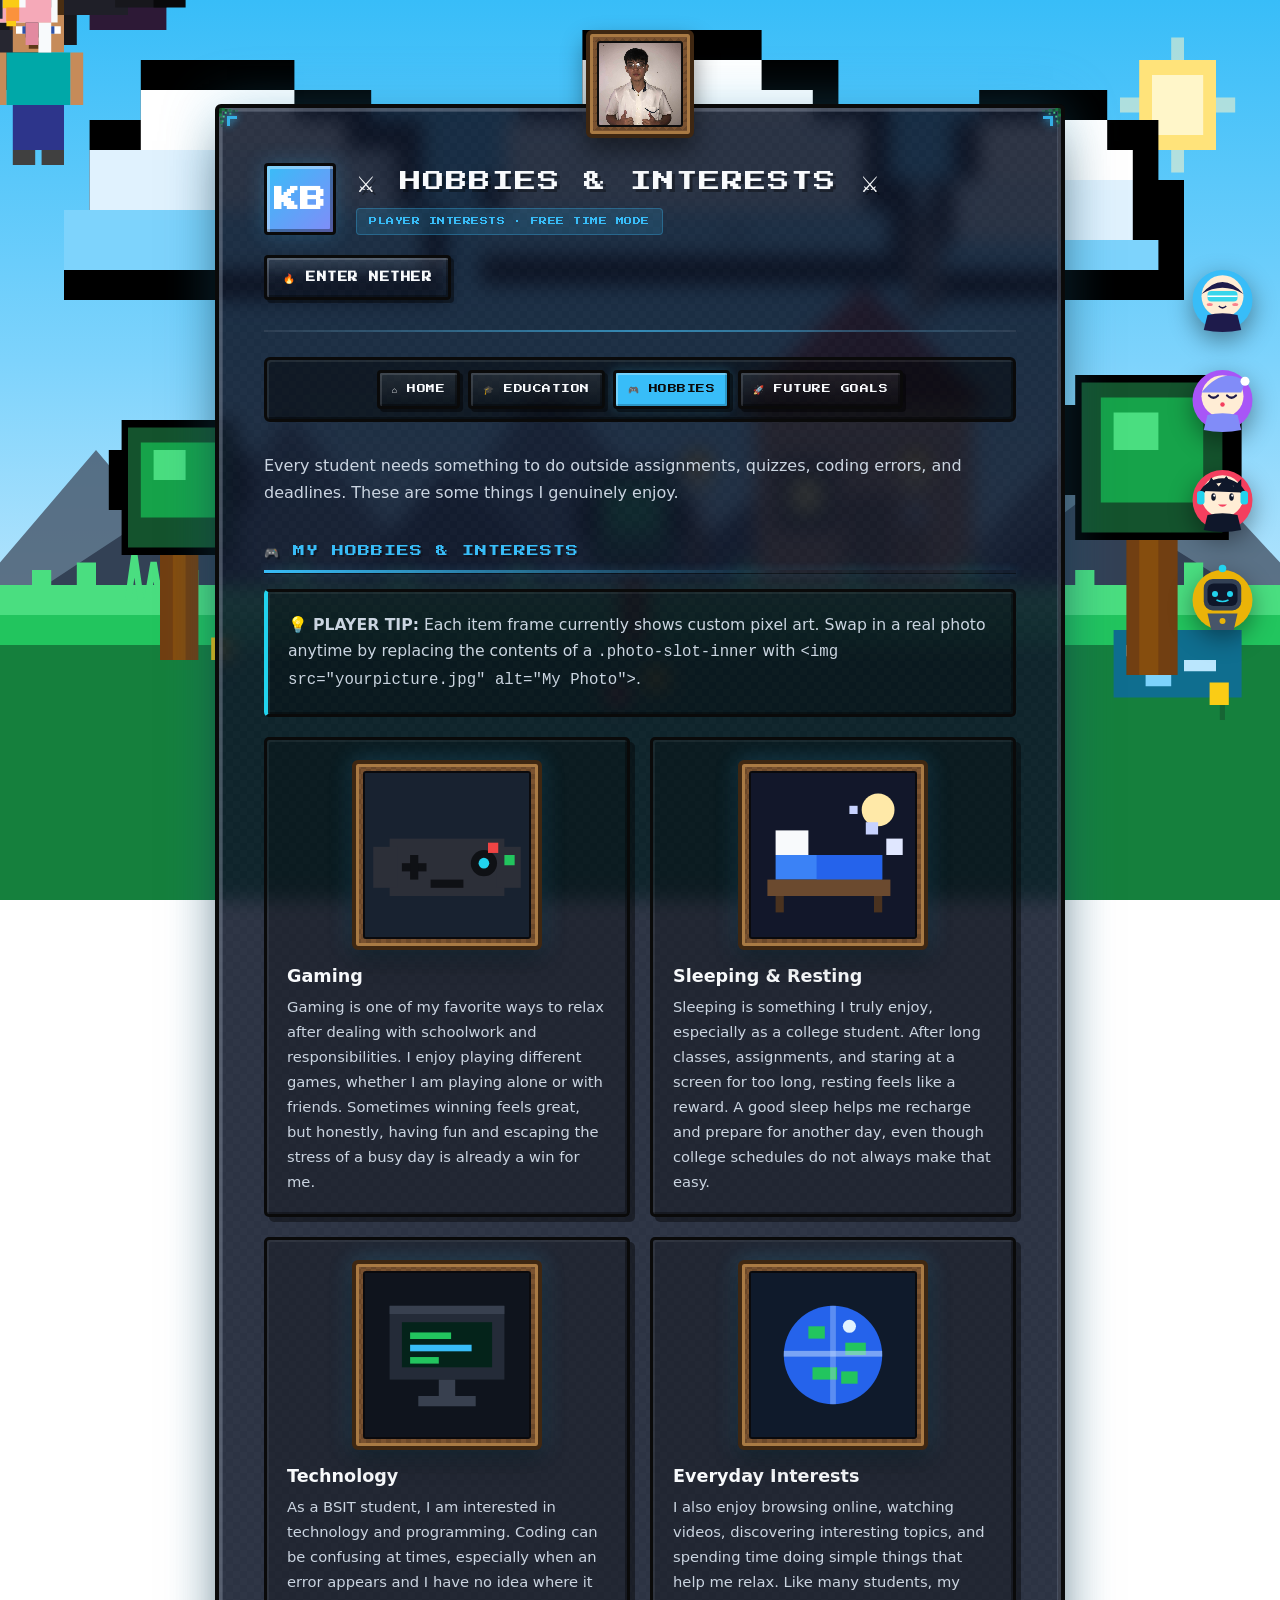
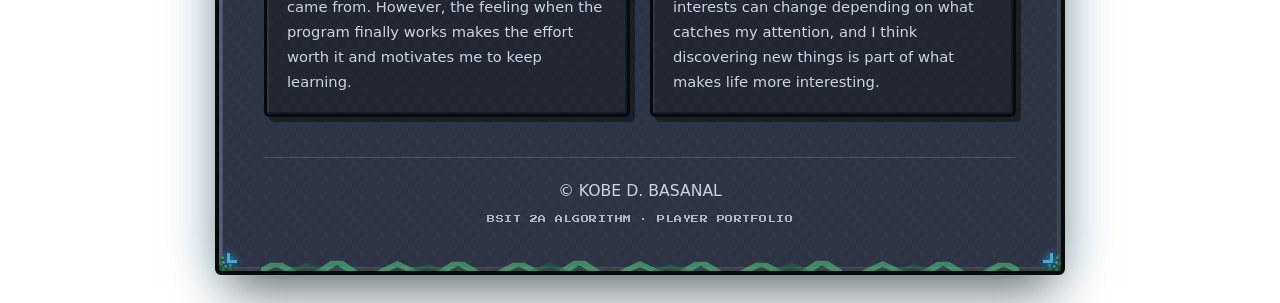
<file: MinecraftStyle_Biography_HTML_JSS_CSS/hobbies.html>
<!DOCTYPE html>
<html lang="en">
<head>
    <meta charset="UTF-8">
    <meta name="viewport" content="width=device-width, initial-scale=1.0">
    <title>Hobbies & Interests | Kobe D. Basanal</title>
    <link rel="stylesheet" href="style.css">
</head>
<body data-toast-icon="🎮" data-toast-title="ACHIEVEMENT UNLOCKED!" data-toast-sub="Inventory Opened">

    <div id="glitchOverlay"></div>
    <div class="vignette"></div>

<div class="pixel-landscape-bg">
        <!-- ===== OVERWORLD SCENE ===== -->
        <svg class="pixel-scene-svg overworld-scene" viewBox="0 0 200 120" preserveAspectRatio="none">
            <defs>
                <linearGradient id="skyGrad" x1="0" y1="0" x2="0" y2="1">
                    <stop offset="0%" stop-color="#38bdf8"/>
                    <stop offset="40%" stop-color="#7dd3fc"/>
                    <stop offset="70%" stop-color="#bae6fd"/>
                    <stop offset="100%" stop-color="#e0f2fe"/>
                </linearGradient>
            </defs>
            <rect width="200" height="120" fill="url(#skyGrad)" />

            <!-- Sun -->
            <g class="sun-glow" transform="translate(184, 14)">
                <rect x="-9" y="-1" width="18" height="2" fill="#fff6c9" opacity="0.55" />
                <rect x="-1" y="-9" width="2" height="18" fill="#fff6c9" opacity="0.55" />
                <rect x="-6" y="-6" width="12" height="12" fill="#ffe37a" />
                <rect x="-4" y="-4" width="8" height="8" fill="#fff6c9" />
            </g>

            <g class="animated-cloud" transform="translate(10, 8)">
                <path d="M 12,0 H 36 V 4 H 48 V 8 H 56 V 20 H 60 V 32 H 0 V 20 H 4 V 8 H 12 Z" fill="var(--cloud-outline)" />
                <path d="M 4,20 H 56 V 28 H 0 V 20 Z" fill="var(--cloud-dark)" />
                <path d="M 4,12 H 52 V 20 H 4 Z" fill="var(--cloud-mid)" />
                <path d="M 12,4 H 36 V 8 H 44 V 12 H 12 Z" fill="var(--cloud-main)" />
            </g>
            <g class="animated-cloud" transform="translate(75, 4)" style="animation-delay: -2s;">
                <path d="M 16,0 H 44 V 4 H 56 V 10 H 64 V 20 H 68 V 34 H 0 V 20 H 6 V 10 H 16 Z" fill="var(--cloud-outline)" />
                <path d="M 4,24 H 64 V 30 H 0 V 24 Z" fill="var(--cloud-dark)" />
                <path d="M 4,12 H 60 V 24 H 4 Z" fill="var(--cloud-mid)" />
                <path d="M 16,4 H 44 V 8 H 52 V 12 H 16 Z" fill="var(--cloud-main)" />
            </g>
            <g class="animated-cloud" transform="translate(145, 12)" style="animation-delay: -3.5s;">
                <path d="M 8,0 H 28 V 4 H 36 V 12 H 40 V 28 H 0 V 12 H 4 V 4 H 8 Z" fill="var(--cloud-outline)" />
                <path d="M 4,20 H 36 V 24 H 0 Z" fill="var(--cloud-dark)" />
                <path d="M 4,12 H 32 V 20 H 4 Z" fill="var(--cloud-mid)" />
                <path d="M 8,4 H 28 V 8 H 32 V 12 H 8 Z" fill="var(--cloud-main)" />
            </g>

            <!-- Birds -->
            <g class="animated-cloud" opacity="0.75" transform="translate(56, 22)" style="animation-delay:-1.4s;">
                <path d="M 0,2 L 4,0 L 8,2 L 4,1 Z" fill="#1e293b" />
            </g>
            <g class="animated-cloud" opacity="0.7" transform="translate(112, 30)" style="animation-delay:-2.6s;">
                <path d="M 0,2 L 3,0 L 6,2 L 3,1 Z" fill="#1e293b" />
            </g>

            <path d="M 0,75 L 15,60 L 30,75 L 45,55 L 65,75 L 85,50 L 110,75 L 130,58 L 150,75 L 175,52 L 200,75 V 120 H 0 Z" fill="var(--mountain-back)" opacity="0.8" />
            <path d="M 0,82 L 25,68 L 50,82 L 70,62 L 95,82 L 120,65 L 145,82 L 170,66 L 200,82 V 120 H 0 Z" fill="var(--mountain-front)" />

            <!-- Cottage (background, mirrors the Nether fortress) -->
            <g transform="translate(118, 40)">
                <rect x="0" y="14" width="34" height="26" fill="#a9764f" />
                <rect x="0" y="14" width="34" height="3" fill="#c68b59" />
                <path d="M -3,14 L 17,-2 L 37,14 Z" fill="#7a1f1f" />
                <path d="M -3,14 L 17,-2 L 17,2 L 1,14 Z" fill="#932828" />
                <rect x="24" y="-10" width="5" height="12" fill="#5c5c5c" />
                <rect x="24" y="-12" width="5" height="3" fill="#3f3f3f" />
                <circle class="chimney-smoke" cx="26.5" cy="-14" r="1.6" fill="#cbd5e1" opacity="0.5" />
                <circle class="chimney-smoke" cx="26.5" cy="-14" r="1.2" fill="#e2e8f0" opacity="0.4" style="animation-delay:-1.3s;" />
                <rect x="14" y="26" width="8" height="14" fill="#5c3818" />
                <rect x="15" y="27" width="6" height="12" fill="#6b4a2f" />
                <rect x="4" y="22" width="8" height="8" fill="#3b2a1a" />
                <rect x="5.5" y="23.5" width="5" height="5" fill="#ffdd66" class="glowstone-flicker" />
                <rect x="4" y="22" width="8" height="8" fill="none" stroke="#241708" stroke-width="1" />
                <rect x="1" y="14" width="1.5" height="1.5" fill="#5c3818" />
                <rect x="4" y="14" width="1.5" height="1.5" fill="#5c3818" />
                <rect x="7" y="14" width="1.5" height="1.5" fill="#5c3818" />
            </g>

            <!-- Torches flanking the cottage path -->
            <g transform="translate(108, 66)">
                <rect x="0" y="4" width="2" height="10" fill="#5c3818" />
                <rect x="-0.5" y="1" width="3" height="3" fill="#9ca3af" />
                <path class="torch-flame" d="M -1.5,-4 Q 1,-8 3.5,-4 Q 2,-1 1,0 Q 0,-1 -1.5,-4 Z" fill="#ffb703" />
                <path class="torch-flame" d="M -0.5,-3 Q 1,-5 2.5,-3 Q 1,-1 1,0 Z" fill="#fff3c4" style="animation-delay:-0.4s;" />
            </g>
            <g transform="translate(142, 66)">
                <rect x="0" y="4" width="2" height="10" fill="#5c3818" />
                <rect x="-0.5" y="1" width="3" height="3" fill="#9ca3af" />
                <path class="torch-flame" d="M -1.5,-4 Q 1,-8 3.5,-4 Q 2,-1 1,0 Q 0,-1 -1.5,-4 Z" fill="#ffb703" style="animation-delay:-0.6s;" />
                <path class="torch-flame" d="M -0.5,-3 Q 1,-5 2.5,-3 Q 1,-1 1,0 Z" fill="#fff3c4" style="animation-delay:-0.2s;" />
            </g>

            <g class="dragon-hover">
                <path d="M -12,-8 H -2 V -4 H 4 V 0 H -12 Z" fill="#1e1b2e" />
                <path d="M -22,-14 H -10 V -8 H -2 V -4 H -18 V -10 H -22 Z" fill="#382142" />
                <rect x="-24" y="8" width="10" height="3" fill="#111115" />
                <rect x="-30" y="10" width="8" height="2" fill="#111115" />
                <rect x="-22" y="6" width="3" height="2" fill="#d946ef" />
                <rect x="-14" y="4" width="3" height="2" fill="#d946ef" />
                <rect x="-16" y="2" width="22" height="10" fill="#17171c" />
                <rect x="-12" y="4" width="16" height="6" fill="#262630" />
                <path d="M 2,-6 H 18 V -2 H 26 V 4 H 14 V 0 H 2 Z" fill="#2d1936" />
                <path d="M 8,-16 H 24 V -8 H 32 V -2 H 18 V -8 H 8 Z" fill="#4a285a" />
                <path d="M 12,-12 H 22 V -6 H 28 V -2 H 18 V -6 H 12 Z" fill="#d946ef" opacity="0.4" />
                <rect x="4" y="-2" width="8" height="8" fill="#17171c" />
                <rect x="10" y="-6" width="10" height="8" fill="#1f1f28" />
                <rect x="18" y="-4" width="8" height="5" fill="#17171c" />
                <rect x="24" y="-2" width="5" height="3" fill="#09090b" />
                <rect x="18" y="-4" width="3" height="2" fill="#e879f9" />
                <rect x="19" y="-3" width="1" height="1" fill="#ffffff" />
            </g>

            <rect x="0" y="78" width="200" height="42" fill="var(--grass-dark)" />
            <rect x="0" y="78" width="200" height="4" fill="var(--grass-light)" />
            <rect x="0" y="82" width="200" height="4" fill="var(--grass-mid)" />
            <path d="M 5,76 H 8 V 78 H 5 Z M 12,75 H 15 V 78 H 12 Z M 28,76 H 31 V 78 H 28 Z M 45,75 H 48 V 78 H 45 Z M 62,76 H 65 V 78 H 62 Z M 80,75 H 83 V 78 H 80 Z M 98,76 H 101 V 78 H 98 Z M 115,75 H 118 V 78 H 115 Z M 132,76 H 135 V 78 H 132 Z M 150,75 H 153 V 78 H 150 Z M 168,76 H 171 V 78 H 168 Z M 185,75 H 188 V 78 H 185 Z" fill="var(--grass-light)" />

            <!-- Small pond -->
            <g transform="translate(174, 84)">
                <rect x="0" y="0" width="20" height="9" fill="#0f6e8f" />
                <rect class="pond-shimmer" x="2" y="2" width="6" height="1.5" fill="#bae6fd" />
                <rect class="pond-shimmer" x="11" y="4" width="5" height="1.5" fill="#bae6fd" style="animation-delay:-1.1s;" />
                <rect class="pond-shimmer" x="5" y="6" width="4" height="1.5" fill="#7dd3fc" style="animation-delay:-0.6s;" />
            </g>

            <!-- Flower patches -->
            <g class="flower-sway" transform="translate(26, 84)">
                <rect x="0.6" y="1" width="0.8" height="3" fill="#166534" />
                <rect x="-1" y="-1" width="3" height="3" fill="#ef4444" />
                <rect x="0" y="-2" width="1" height="1" fill="#fca5a5" />
            </g>
            <g class="flower-sway" transform="translate(34, 86)" style="animation-delay:-0.8s;">
                <rect x="0.6" y="1" width="0.8" height="3" fill="#166534" />
                <rect x="-1" y="-1" width="3" height="3" fill="#facc15" />
            </g>
            <g class="flower-sway" transform="translate(96, 92)" style="animation-delay:-1.4s;">
                <rect x="0.6" y="1" width="0.8" height="3" fill="#166534" />
                <rect x="-1" y="-1" width="3" height="3" fill="#ef4444" />
            </g>
            <g class="flower-sway" transform="translate(102, 90)" style="animation-delay:-0.3s;">
                <rect x="0.6" y="1" width="0.8" height="3" fill="#166534" />
                <rect x="-1" y="-1" width="3" height="3" fill="#facc15" />
            </g>
            <g class="flower-sway" transform="translate(190, 92)" style="animation-delay:-1.9s;">
                <rect x="0.6" y="1" width="0.8" height="3" fill="#166534" />
                <rect x="-1" y="-1" width="3" height="3" fill="#facc15" />
            </g>
            <!-- Tall grass tufts -->
            <path d="M 20,80 L 21,74 L 22,80 M 23,80 L 24,75 L 25,80 M 60,82 L 61,76 L 62,82 M 63,82 L 64,77 L 65,82 M 140,84 L 141,78 L 142,84 M 143,84 L 144,79 L 145,84" stroke="var(--grass-light)" stroke-width="1" fill="none" />

            <g transform="translate(15, 52)">
                <rect x="10" y="22" width="6" height="14" fill="var(--trunk-dark)" />
                <rect x="12" y="22" width="2" height="14" fill="var(--trunk-light)" />
                <path d="M 4,4 H 22 V 8 H 24 V 16 H 22 V 22 H 4 V 16 H 2 V 8 H 4 Z" fill="var(--cloud-outline)" />
                <path d="M 5,5 H 21 V 21 H 5 Z" fill="var(--foliage-dark)" />
                <path d="M 7,7 H 19 V 17 H 7 Z" fill="var(--foliage-light)" />
                <rect x="9" y="8" width="5" height="4" fill="#4ade80" />
            </g>

            <g class="steve-idle">
                <rect x="2" y="0" width="8" height="2.5" fill="#4a2e12" />
                <rect x="1.5" y="2" width="2" height="2" fill="#4a2e12" />
                <rect x="2" y="2" width="8" height="5" fill="#c68b59" />
                <rect x="2.5" y="3.5" width="2" height="1" fill="#ffffff" />
                <rect x="3.5" y="3.5" width="1" height="1" fill="#2d52a8" />
                <rect x="7.5" y="3.5" width="2" height="1" fill="#ffffff" />
                <rect x="7.5" y="3.5" width="1" height="1" fill="#2d52a8" />
                <rect x="5" y="4.5" width="2" height="1" fill="#9e663c" />
                <rect x="4.5" y="5.5" width="3" height="1" fill="#5c3818" />
                <rect x="1" y="7" width="10" height="7" fill="#00a8a8" />
                <rect x="-1" y="7" width="2" height="7" fill="#c68b59" />
                <rect x="11" y="7" width="2" height="7" fill="#c68b59" />
                <rect x="2" y="14" width="8" height="6" fill="#2d358b" />
                <rect x="2" y="20" width="3.5" height="2" fill="#404040" />
                <rect x="6.5" y="20" width="3.5" height="2" fill="#404040" />
            </g>

            <g transform="translate(165, 48)">
                <rect x="11" y="24" width="8" height="18" fill="var(--trunk-dark)" />
                <rect x="13" y="24" width="3" height="18" fill="var(--trunk-light)" />
                <path d="M 3,2 H 27 V 6 H 29 V 18 H 27 V 24 H 3 V 18 H 1 V 6 H 3 Z" fill="var(--cloud-outline)" />
                <path d="M 4,3 H 26 V 23 H 4 Z" fill="var(--foliage-dark)" />
                <path d="M 7,5 H 23 V 19 H 7 Z" fill="var(--foliage-light)" />
                <rect x="9" y="7" width="7" height="5" fill="#4ade80" />
            </g>

            <g transform="translate(90, 60)">
                <rect x="7" y="16" width="4" height="10" fill="var(--trunk-dark)" />
                <path d="M 2,2 H 16 V 6 H 18 V 12 H 16 V 16 H 2 V 12 H 0 V 6 H 2 Z" fill="var(--cloud-outline)" />
                <path d="M 3,3 H 15 V 15 H 3 Z" fill="var(--foliage-dark)" />
                <path d="M 5,5 H 13 V 11 H 5 Z" fill="var(--foliage-light)" />
            </g>

            <!-- Cow -->
            <g class="cow-idle">
                <rect x="-7" y="-6" width="16" height="9" fill="#f8fafc" />
                <rect x="-7" y="-6" width="5" height="4" fill="#3f3f46" />
                <rect x="2" y="-3" width="6" height="4" fill="#3f3f46" />
                <rect x="-9" y="-3" width="2" height="3" fill="#f8fafc" />
                <rect x="-10" y="-4" width="3" height="3" fill="#f8fafc" />
                <rect x="-11" y="-3.5" width="1.5" height="1" fill="#1f2937" />
                <rect x="-9" y="3" width="2" height="4" fill="#f8fafc" />
                <rect x="6" y="3" width="2" height="4" fill="#f8fafc" />
                <rect x="-2" y="3" width="2" height="4" fill="#f8fafc" />
            </g>

            <!-- Sheep -->
            <g class="sheep-idle">
                <rect x="-6" y="-6" width="14" height="8" fill="#f5f5f4" />
                <rect x="-6" y="-6" width="14" height="8" fill="none" />
                <rect x="6" y="-4" width="4" height="4" fill="#3f3f46" />
                <rect x="7" y="-3" width="1" height="1" fill="#1f2937" />
                <rect x="-6" y="2" width="2" height="3" fill="#3f3f46" />
                <rect x="4" y="2" width="2" height="3" fill="#3f3f46" />
            </g>

            <!-- Pig -->
            <g class="pig-idle">
                <rect x="-6" y="-5" width="14" height="8" fill="#f5a9b8" />
                <rect x="6" y="-4" width="3" height="4" fill="#f5a9b8" />
                <rect x="7" y="-2.5" width="1" height="1" fill="#c2687a" />
                <rect x="7" y="-1" width="1" height="1" fill="#c2687a" />
                <rect x="-6" y="3" width="2" height="3" fill="#e28aa0" />
                <rect x="4" y="3" width="2" height="3" fill="#e28aa0" />
            </g>

            <!-- Chicken -->
            <g class="chicken-idle">
                <rect x="-3" y="-5" width="7" height="6" fill="#f8fafc" />
                <rect x="3" y="-4" width="2" height="2" fill="#f87171" />
                <rect x="-4" y="-3" width="2" height="1.5" fill="#facc15" />
                <rect x="-2" y="1" width="1.5" height="2.5" fill="#facc15" />
                <rect x="1" y="1" width="1.5" height="2.5" fill="#facc15" />
            </g>

            <!-- Butterfly -->
            <g class="butterfly-float">
                <g class="butterfly-wing">
                    <rect x="-3" y="-1.5" width="2.6" height="2.6" fill="#facc15" />
                    <rect x="-3" y="1" width="2" height="1.8" fill="#fb923c" />
                </g>
                <g class="butterfly-wing" style="animation-delay:-0.18s;">
                    <rect x="0.4" y="-1.5" width="2.6" height="2.6" fill="#facc15" />
                    <rect x="1" y="1" width="2" height="1.8" fill="#fb923c" />
                </g>
                <rect x="-0.4" y="-1.5" width="0.8" height="4" fill="#1f2937" />
            </g>
        </svg>

        <!-- ===== NETHER REALM SCENE ===== -->
        <svg class="pixel-scene-svg nether-scene" viewBox="0 0 200 120" preserveAspectRatio="none">
            <defs>
                <linearGradient id="netherSkyGrad" x1="0" y1="0" x2="0" y2="1">
                    <stop offset="0%" stop-color="#1c0402"/>
                    <stop offset="40%" stop-color="#4a0e05"/>
                    <stop offset="75%" stop-color="#7a1d0a"/>
                    <stop offset="100%" stop-color="#a11d0a"/>
                </linearGradient>
            </defs>
            <rect width="200" height="120" fill="url(#netherSkyGrad)" />

            <!-- Ash / soot drifting particles -->
            <g class="animated-cloud" opacity="0.5" transform="translate(20, 14)"><rect width="3" height="3" fill="#1a0505"/><rect x="10" y="6" width="2" height="2" fill="#1a0505"/><rect x="24" y="2" width="3" height="3" fill="#1a0505"/></g>
            <g class="animated-cloud" opacity="0.4" transform="translate(120, 20)" style="animation-delay:-2s;"><rect width="3" height="3" fill="#1a0505"/><rect x="14" y="8" width="2" height="2" fill="#1a0505"/></g>
            <g class="animated-cloud" opacity="0.35" transform="translate(55, 30)" style="animation-delay:-1s;"><rect width="2" height="2" fill="#1a0505"/><rect x="6" y="4" width="2" height="2" fill="#1a0505"/></g>

            <!-- Basalt Delta Pillars (left side, rising from the lava) -->
            <g>
                <rect x="2" y="30" width="8" height="90" fill="var(--basalt-dark)" />
                <rect x="2" y="30" width="8" height="3" fill="var(--basalt-light)" />
                <rect x="13" y="16" width="7" height="104" fill="var(--basalt-dark)" />
                <rect x="13" y="16" width="7" height="3" fill="var(--basalt-light)" />
                <rect x="23" y="40" width="9" height="80" fill="var(--basalt-dark)" />
                <rect x="23" y="40" width="9" height="3" fill="var(--basalt-light)" />
                <rect x="34" y="24" width="6" height="96" fill="var(--basalt-dark)" />
                <rect x="34" y="24" width="6" height="3" fill="var(--basalt-light)" />
            </g>

            <!-- Hanging obsidian chains -->
            <g class="chain-sway" transform="translate(10,0)">
                <rect x="0" y="0" width="2" height="46" fill="var(--obsidian-light)" />
                <rect x="-1" y="8" width="4" height="3" fill="var(--obsidian-light)" />
                <rect x="-1" y="20" width="4" height="3" fill="var(--obsidian-light)" />
                <rect x="-1" y="32" width="4" height="3" fill="var(--obsidian-light)" />
                <rect x="-2" y="44" width="6" height="4" fill="var(--glowstone)" class="glowstone-flicker" />
            </g>
            <g class="chain-sway" transform="translate(28,0)" style="animation-delay:-1.2s;">
                <rect x="0" y="0" width="2" height="34" fill="var(--obsidian-light)" />
                <rect x="-1" y="8" width="4" height="3" fill="var(--obsidian-light)" />
                <rect x="-1" y="20" width="4" height="3" fill="var(--obsidian-light)" />
                <rect x="-2" y="32" width="6" height="4" fill="var(--glowstone)" class="glowstone-flicker" style="animation-delay:-0.7s;" />
            </g>

            <!-- Nether Fortress (right background) -->
            <g transform="translate(148, 18)">
                <rect x="0" y="20" width="14" height="60" fill="var(--nether-brick)" />
                <rect x="0" y="20" width="14" height="60" fill="var(--nether-brick-light)" opacity="0.25" />
                <rect x="-2" y="14" width="4" height="6" fill="var(--nether-brick)" />
                <rect x="6" y="14" width="4" height="6" fill="var(--nether-brick)" />
                <rect x="12" y="14" width="4" height="6" fill="var(--nether-brick)" />
                <rect x="30" y="8" width="18" height="72" fill="var(--nether-brick)" />
                <rect x="30" y="8" width="18" height="72" fill="var(--nether-brick-light)" opacity="0.2" />
                <rect x="28" y="2" width="5" height="6" fill="var(--nether-brick)" />
                <rect x="38" y="2" width="5" height="6" fill="var(--nether-brick)" />
                <rect x="46" y="2" width="5" height="6" fill="var(--nether-brick)" />
                <rect x="12" y="46" width="20" height="8" fill="var(--nether-brick)" />
                <rect x="4" y="30" width="4" height="4" fill="var(--glowstone)" class="glowstone-flicker" />
                <rect x="34" y="24" width="4" height="4" fill="var(--glowstone)" class="glowstone-flicker" style="animation-delay:-0.5s;" />
                <rect x="34" y="58" width="4" height="4" fill="var(--glowstone)" class="glowstone-flicker" style="animation-delay:-1s;" />
            </g>

            <!-- Ghast -->
            <g class="ghast-hover">
                <rect class="ghast-tentacle" x="2" y="14" width="3" height="14" fill="#dcdcdc" />
                <rect class="ghast-tentacle" x="8" y="14" width="3" height="18" fill="#dcdcdc" style="animation-delay:-0.3s;" />
                <rect class="ghast-tentacle" x="14" y="14" width="3" height="12" fill="#dcdcdc" style="animation-delay:-0.6s;" />
                <rect class="ghast-tentacle" x="20" y="14" width="3" height="16" fill="#dcdcdc" style="animation-delay:-0.9s;" />
                <rect class="ghast-tentacle" x="26" y="14" width="3" height="13" fill="#dcdcdc" style="animation-delay:-1.2s;" />
                <rect x="0" y="0" width="32" height="16" fill="#e8e8e8" />
                <rect x="2" y="0" width="28" height="2" fill="#f5f5f5" />
                <rect x="7" y="5" width="4" height="3" fill="#5b1414" />
                <rect x="21" y="5" width="4" height="3" fill="#5b1414" />
                <rect x="12" y="10" width="8" height="2" fill="#5b1414" />
            </g>

            <!-- Blaze -->
            <g class="blaze-float">
                <g class="blaze-rod">
                    <rect x="-1" y="-9" width="2" height="18" fill="#ffd23f" />
                    <rect x="-9" y="-1" width="18" height="2" fill="#ffd23f" />
                    <rect x="-6" y="-6" width="2" height="12" fill="#ffb703" />
                    <rect x="4" y="-6" width="2" height="12" fill="#ffb703" />
                </g>
                <rect x="-3" y="-3" width="6" height="6" fill="#fff3c4" />
                <rect x="-2" y="-2" width="1.5" height="1.5" fill="#7a1d0a" />
                <rect x="1" y="-2" width="1.5" height="1.5" fill="#7a1d0a" />
            </g>

            <!-- Wither Skeleton sentry -->
            <g class="wither-idle">
                <rect x="3" y="0" width="6" height="6" fill="#33302e" />
                <rect x="4" y="1.5" width="1.5" height="1.5" fill="#ffdd66" />
                <rect x="7" y="1.5" width="1.5" height="1.5" fill="#ffdd66" />
                <rect x="2" y="6" width="8" height="8" fill="#4a4644" />
                <rect x="0" y="6" width="2" height="8" fill="#4a4644" />
                <rect x="10" y="4" width="2" height="10" fill="#6b6663" />
                <rect x="3" y="14" width="3" height="7" fill="#33302e" />
                <rect x="7" y="14" width="3" height="7" fill="#33302e" />
            </g>

            <!-- Netherrack Ground Base -->
            <rect x="0" y="78" width="200" height="42" fill="var(--netherrack-dark)" />
            <rect x="0" y="78" width="200" height="4" fill="var(--netherrack-mid)" />
            <rect x="0" y="80" width="200" height="2" fill="var(--netherrack-light)" opacity="0.6" />
            <path d="M 6,86 H 10 V 89 H 6 Z M 24,90 H 27 V 93 H 24 Z M 40,84 H 44 V 87 H 40 Z M 58,92 H 61 V 95 H 58 Z M 76,86 H 80 V 89 H 76 Z M 94,94 H 97 V 97 H 94 Z M 130,88 H 134 V 91 H 130 Z M 150,92 H 153 V 95 H 150 Z M 176,86 H 180 V 89 H 176 Z M 190,92 H 193 V 95 H 190 Z" fill="var(--netherrack-light)" opacity="0.55" />

            <!-- Crying obsidian & warped fungus (left shore) -->
            <rect x="20" y="74" width="4" height="4" fill="var(--crying-obsidian)" class="crying-glow" />
            <g transform="translate(4,68)">
                <rect x="1" y="4" width="2" height="8" fill="#0e5c50" />
                <path d="M -2,0 H 8 V 4 H -2 Z" fill="var(--warped-teal)" />
                <rect x="0" y="1" width="1.5" height="1.5" fill="#baf7ec" />
                <rect x="5" y="1" width="1.5" height="1.5" fill="#baf7ec" />
            </g>

            <!-- Soul Sand patch (between portal and fortress) -->
            <rect x="102" y="78" width="34" height="6" fill="var(--soul-sand)" />
            <rect x="102" y="78" width="34" height="2" fill="var(--soul-sand-light)" />
            <rect x="110" y="80" width="3" height="2" fill="#2f2418" />
            <rect x="124" y="81" width="3" height="2" fill="#2f2418" />

            <!-- Lava Ocean (far left) -->
            <rect x="0" y="86" width="55" height="34" fill="var(--lava-dark)" />
            <rect class="lava-glow" x="0" y="86" width="55" height="4" fill="var(--lava-bright)" />
            <rect class="lava-glow" x="6" y="90" width="10" height="3" fill="var(--lava-mid)" style="animation-delay:-0.6s;" />
            <rect class="lava-glow" x="30" y="92" width="12" height="3" fill="var(--lava-mid)" style="animation-delay:-1.1s;" />
            <circle class="lava-bubble" cx="14" cy="95" r="1.4" fill="var(--lava-bright)" />
            <circle class="lava-bubble" cx="38" cy="100" r="1.6" fill="var(--lava-bright)" style="animation-delay:-0.8s;" />
            <circle class="lava-bubble" cx="47" cy="94" r="1.2" fill="var(--lava-bright)" style="animation-delay:-1.4s;" />

            <!-- Nether Portal -->
            <g transform="translate(96, 60)">
                <rect x="0" y="0" width="26" height="40" fill="var(--obsidian)" />
                <rect x="4" y="4" width="18" height="32" class="portal-shimmer" fill="var(--portal-purple)" />
                <rect x="7" y="7" width="12" height="26" class="portal-shimmer" fill="var(--portal-purple-light)" opacity="0.5" style="animation-delay:-1s;" />
                <rect x="-2" y="-2" width="4" height="4" fill="var(--obsidian-light)" />
                <rect x="24" y="-2" width="4" height="4" fill="var(--obsidian-light)" />
                <rect x="-2" y="38" width="4" height="4" fill="var(--obsidian-light)" />
                <rect x="24" y="38" width="4" height="4" fill="var(--obsidian-light)" />
            </g>

            <!-- Magma cube hopping near the lava -->
            <g class="magma-hop">
                <rect x="-6" y="-6" width="12" height="10" fill="#c1440e" />
                <rect x="-6" y="-6" width="4" height="4" fill="#ff9f1c" />
                <rect x="2" y="-2" width="4" height="4" fill="#ff9f1c" />
                <rect x="-2" y="0" width="4" height="4" fill="#ff9f1c" />
                <rect x="-4" y="-1" width="2" height="2" fill="#160a02" />
                <rect x="2" y="-1" width="2" height="2" fill="#160a02" />
            </g>

            <!-- Hoglin (open netherrack clearing) -->
            <g class="hoglin-idle">
                <rect x="-8" y="10" width="4" height="8" fill="var(--hoglin-brown)" />
                <rect x="4" y="10" width="4" height="8" fill="var(--hoglin-brown)" />
                <rect x="-12" y="-4" width="24" height="14" fill="var(--hoglin-brown)" />
                <rect x="-12" y="-4" width="24" height="3" fill="#6b4a36" />
                <rect x="10" y="-6" width="10" height="10" fill="var(--hoglin-brown)" />
                <path d="M 18,2 L 22,0 L 22,3 Z" fill="#f4ead9" />
                <path d="M 18,4 L 22,6 L 22,3 Z" fill="#f4ead9" />
                <rect x="14" y="-3" width="2" height="2" fill="#ff2b2b" />
                <rect x="-4" y="-8" width="4" height="4" fill="#3f2a1e" />
                <rect x="2" y="-8" width="4" height="4" fill="#3f2a1e" />
            </g>

            <!-- Piglin sentry near the portal -->
            <g class="piglin-idle">
                <rect x="-3" y="14" width="3" height="7" fill="#7a5230" />
                <rect x="2" y="14" width="3" height="7" fill="#7a5230" />
                <rect x="-4" y="4" width="10" height="10" fill="var(--gold-armor)" />
                <rect x="-4" y="4" width="10" height="3" fill="var(--gold-armor-dark)" />
                <rect x="-6" y="5" width="2" height="8" fill="var(--piglin-skin)" />
                <rect x="6" y="5" width="2" height="8" fill="var(--gold-armor)" />
                <rect x="8" y="-2" width="1.5" height="10" fill="var(--gold-armor)" />
                <rect x="6.5" y="7" width="4.5" height="1.5" fill="var(--gold-armor-dark)" />
                <rect x="-4" y="-4" width="8" height="8" fill="var(--piglin-skin)" />
                <rect x="-2" y="0" width="4" height="2" fill="#c07f52" />
                <rect x="-3" y="-2" width="1.5" height="1.5" fill="#1a1a1a" />
                <rect x="1.5" y="-2" width="1.5" height="1.5" fill="#1a1a1a" />
            </g>

            <!-- Crimson fungus decoration (right) -->
            <g transform="translate(180, 68)">
                <rect x="2" y="6" width="2" height="10" fill="#7a1d0a" />
                <path d="M -2,0 H 10 V 6 H -2 Z" fill="#a11d0a" />
                <rect x="0" y="1" width="2" height="2" fill="#e0392a" />
                <rect x="6" y="1" width="2" height="2" fill="#e0392a" />
            </g>
        </svg>
    </div>

    <div id="falling-lightning"></div>
    <canvas id="particleCanvas"></canvas>

    <div class="frame-wrapper">
        <div class="item-frame">
            <div class="frame-inner">
                <img class="portrait overworld-portrait" src="assets/profile.jpg" alt="Kobe D. Basanal">
                <img class="portrait nether-portrait" src="assets/nether_profile.jpg" alt="Kobe D. Basanal - nether mode">
            </div>
        </div>
    </div>

    <div class="main-container">
        <div class="portfolio-card">
            <span class="gui-corner tl"></span><span class="gui-corner tr"></span><span class="gui-corner bl"></span><span class="gui-corner br"></span>
            <span class="vine-corner tl"><svg viewBox="0 0 40 40" xmlns="http://www.w3.org/2000/svg">
                <rect x="0" y="0" width="3" height="3" fill="var(--vine-dark)"/>
                <rect x="3" y="0" width="3" height="3" fill="var(--vine-color)"/>
                <rect x="6" y="1" width="3" height="3" fill="var(--vine-dark)"/>
                <rect x="10" y="1" width="3" height="3" fill="var(--vine-color)" opacity="0.85"/>
                <rect x="14" y="2" width="3" height="3" fill="var(--vine-dark)" opacity="0.7"/>
                <rect x="18" y="2" width="2" height="2" fill="var(--vine-color)" opacity="0.5"/>
                <rect x="0" y="3" width="3" height="3" fill="var(--vine-dark)"/>
                <rect x="0" y="6" width="3" height="3" fill="var(--vine-color)"/>
                <rect x="1" y="10" width="3" height="3" fill="var(--vine-dark)" opacity="0.85"/>
                <rect x="1" y="14" width="3" height="3" fill="var(--vine-color)" opacity="0.7"/>
                <rect x="2" y="18" width="2" height="2" fill="var(--vine-dark)" opacity="0.5"/>
                <rect x="6" y="4" width="2" height="2" fill="var(--vine-leaf)"/>
                <rect x="4" y="8" width="2" height="2" fill="var(--vine-leaf)"/>
                <rect x="11" y="5" width="2" height="2" fill="var(--vine-leaf)" opacity="0.8"/>
                <rect x="3" y="13" width="2" height="2" fill="var(--vine-leaf)" opacity="0.7"/>
            </svg></span><span class="vine-corner tr"><svg viewBox="0 0 40 40" xmlns="http://www.w3.org/2000/svg">
                <rect x="0" y="0" width="3" height="3" fill="var(--vine-dark)"/>
                <rect x="3" y="0" width="3" height="3" fill="var(--vine-color)"/>
                <rect x="6" y="1" width="3" height="3" fill="var(--vine-dark)"/>
                <rect x="10" y="1" width="3" height="3" fill="var(--vine-color)" opacity="0.85"/>
                <rect x="14" y="2" width="3" height="3" fill="var(--vine-dark)" opacity="0.7"/>
                <rect x="18" y="2" width="2" height="2" fill="var(--vine-color)" opacity="0.5"/>
                <rect x="0" y="3" width="3" height="3" fill="var(--vine-dark)"/>
                <rect x="0" y="6" width="3" height="3" fill="var(--vine-color)"/>
                <rect x="1" y="10" width="3" height="3" fill="var(--vine-dark)" opacity="0.85"/>
                <rect x="1" y="14" width="3" height="3" fill="var(--vine-color)" opacity="0.7"/>
                <rect x="2" y="18" width="2" height="2" fill="var(--vine-dark)" opacity="0.5"/>
                <rect x="6" y="4" width="2" height="2" fill="var(--vine-leaf)"/>
                <rect x="4" y="8" width="2" height="2" fill="var(--vine-leaf)"/>
                <rect x="11" y="5" width="2" height="2" fill="var(--vine-leaf)" opacity="0.8"/>
                <rect x="3" y="13" width="2" height="2" fill="var(--vine-leaf)" opacity="0.7"/>
            </svg></span><span class="vine-corner bl"><svg viewBox="0 0 40 40" xmlns="http://www.w3.org/2000/svg">
                <rect x="0" y="0" width="3" height="3" fill="var(--vine-dark)"/>
                <rect x="3" y="0" width="3" height="3" fill="var(--vine-color)"/>
                <rect x="6" y="1" width="3" height="3" fill="var(--vine-dark)"/>
                <rect x="10" y="1" width="3" height="3" fill="var(--vine-color)" opacity="0.85"/>
                <rect x="14" y="2" width="3" height="3" fill="var(--vine-dark)" opacity="0.7"/>
                <rect x="18" y="2" width="2" height="2" fill="var(--vine-color)" opacity="0.5"/>
                <rect x="0" y="3" width="3" height="3" fill="var(--vine-dark)"/>
                <rect x="0" y="6" width="3" height="3" fill="var(--vine-color)"/>
                <rect x="1" y="10" width="3" height="3" fill="var(--vine-dark)" opacity="0.85"/>
                <rect x="1" y="14" width="3" height="3" fill="var(--vine-color)" opacity="0.7"/>
                <rect x="2" y="18" width="2" height="2" fill="var(--vine-dark)" opacity="0.5"/>
                <rect x="6" y="4" width="2" height="2" fill="var(--vine-leaf)"/>
                <rect x="4" y="8" width="2" height="2" fill="var(--vine-leaf)"/>
                <rect x="11" y="5" width="2" height="2" fill="var(--vine-leaf)" opacity="0.8"/>
                <rect x="3" y="13" width="2" height="2" fill="var(--vine-leaf)" opacity="0.7"/>
            </svg></span><span class="vine-corner br"><svg viewBox="0 0 40 40" xmlns="http://www.w3.org/2000/svg">
                <rect x="0" y="0" width="3" height="3" fill="var(--vine-dark)"/>
                <rect x="3" y="0" width="3" height="3" fill="var(--vine-color)"/>
                <rect x="6" y="1" width="3" height="3" fill="var(--vine-dark)"/>
                <rect x="10" y="1" width="3" height="3" fill="var(--vine-color)" opacity="0.85"/>
                <rect x="14" y="2" width="3" height="3" fill="var(--vine-dark)" opacity="0.7"/>
                <rect x="18" y="2" width="2" height="2" fill="var(--vine-color)" opacity="0.5"/>
                <rect x="0" y="3" width="3" height="3" fill="var(--vine-dark)"/>
                <rect x="0" y="6" width="3" height="3" fill="var(--vine-color)"/>
                <rect x="1" y="10" width="3" height="3" fill="var(--vine-dark)" opacity="0.85"/>
                <rect x="1" y="14" width="3" height="3" fill="var(--vine-color)" opacity="0.7"/>
                <rect x="2" y="18" width="2" height="2" fill="var(--vine-dark)" opacity="0.5"/>
                <rect x="6" y="4" width="2" height="2" fill="var(--vine-leaf)"/>
                <rect x="4" y="8" width="2" height="2" fill="var(--vine-leaf)"/>
                <rect x="11" y="5" width="2" height="2" fill="var(--vine-leaf)" opacity="0.8"/>
                <rect x="3" y="13" width="2" height="2" fill="var(--vine-leaf)" opacity="0.7"/>
            </svg></span>
            <span class="vine-edge-bottom"><svg viewBox="0 0 100 14" preserveAspectRatio="none" xmlns="http://www.w3.org/2000/svg">
                <path d="M0,14 L2,6 L4,14 M8,14 L10,4 L12,14 M16,14 L18,7 L20,14 M24,14 L26,5 L28,14 M32,14 L34,6 L36,14 M40,14 L42,4 L44,14 M48,14 L50,7 L52,14 M56,14 L58,5 L60,14 M64,14 L66,6 L68,14 M72,14 L74,4 L76,14 M80,14 L82,7 L84,14 M88,14 L90,5 L92,14 M96,14 L98,6 L100,14" stroke="var(--vine-leaf)" stroke-width="1.6" fill="none" opacity="0.6"/>
                <path d="M4,14 L6,8 L8,14 M20,14 L22,9 L24,14 M36,14 L38,8 L40,14 M52,14 L54,9 L56,14 M68,14 L70,8 L72,14 M84,14 L86,9 L88,14" stroke="var(--vine-color)" stroke-width="1.4" fill="none" opacity="0.5"/>
            </svg></span>


            <header class="header-section">
                <div class="profile-info">
                    <div class="avatar">KB</div>
                    <div class="title-group">
                        <h1 class="glitch-title" data-text="⚔ HOBBIES & INTERESTS ⚔">⚔ HOBBIES & INTERESTS ⚔</h1>
                        <span class="badge">PLAYER INTERESTS · FREE TIME MODE</span>
                    </div>
                </div>
                <div class="top-nav">
                    <button class="btn" id="themeBtn">🔥 ENTER NETHER</button>
                </div>
            </header>

            <nav class="quest-nav">
                <a href="index.html">⌂ HOME</a>
                <a href="educational.html">🎓 EDUCATION</a>
                <a href="hobbies.html" class="current">🎮 HOBBIES</a>
                <a href="goals.html">🚀 FUTURE GOALS</a>
            </nav>

            <main>
                <p class="page-lede">Every student needs something to do outside assignments, quizzes, coding errors, and deadlines. These are some things I genuinely enjoy.</p>

                <div class="section-header">🎮 My Hobbies & Interests</div>
                <div class="info-card" style="margin-bottom: 20px; border-left: 4px solid var(--accent);">
                    <p>💡 <b>PLAYER TIP:</b> Each item frame currently shows custom pixel art. Swap in a real photo anytime by replacing the contents of a <code>.photo-slot-inner</code> with <code>&lt;img src="yourpicture.jpg" alt="My Photo"&gt;</code>.</p>
                </div>
                <div class="detail-grid">
                    <div class="detail-card">
                        <div class="photo-slot">
                            <div class="photo-slot-inner">
                                <div class="photo-slot-placeholder"><svg viewBox="0 0 40 40" xmlns="http://www.w3.org/2000/svg">
<rect width="40" height="40" fill="#182230"/>
<rect x="6" y="16" width="28" height="14" fill="#2c2f38"/>
<rect x="2" y="18" width="6" height="10" fill="#2c2f38"/>
<rect x="32" y="18" width="6" height="10" fill="#2c2f38"/>
<rect x="9" y="22" width="6" height="2" fill="#0f1115"/>
<rect x="11" y="20" width="2" height="6" fill="#0f1115"/>
<circle cx="29" cy="22" r="3.2" fill="#0f1115"/>
<circle cx="29" cy="22" r="1.3" fill="var(--accent)" class="pixel-art-glow"/>
<rect x="30" y="17" width="2.5" height="2.5" fill="#ef4444"/>
<rect x="34" y="20" width="2.5" height="2.5" fill="#22c55e"/>
<rect x="16" y="26" width="8" height="2" fill="#0f1115"/>
</svg></div>
                            </div>
                        </div>
                        <h3>Gaming</h3>
                        <p>Gaming is one of my favorite ways to relax after dealing with schoolwork and responsibilities. I enjoy playing different games, whether I am playing alone or with friends. Sometimes winning feels great, but honestly, having fun and escaping the stress of a busy day is already a win for me.</p>
                    </div>
                    <div class="detail-card">
                        <div class="photo-slot">
                            <div class="photo-slot-inner">
                                <div class="photo-slot-placeholder"><svg viewBox="0 0 40 40" xmlns="http://www.w3.org/2000/svg">
<rect width="40" height="40" fill="#12172a"/>
<circle cx="31" cy="9" r="4" fill="#ffe9a8" class="pixel-art-glow"/>
<rect x="6" y="14" width="8" height="6" fill="#f8fafc"/>
<rect x="6" y="20" width="26" height="6" fill="#3b82f6"/>
<rect x="16" y="20" width="16" height="6" fill="#2563eb"/>
<rect x="4" y="26" width="30" height="4" fill="#6b4a2f"/>
<rect x="6" y="30" width="2" height="4" fill="#4a321f"/>
<rect x="30" y="30" width="2" height="4" fill="#4a321f"/>
<rect x="24" y="8" width="2" height="2" fill="#c7d2fe"/>
<rect x="28" y="12" width="3" height="3" fill="#c7d2fe"/>
<rect x="33" y="16" width="4" height="4" fill="#e0e7ff" class="pixel-art-glow"/>
</svg></div>
                            </div>
                        </div>
                        <h3>Sleeping & Resting</h3>
                        <p>Sleeping is something I truly enjoy, especially as a college student. After long classes, assignments, and staring at a screen for too long, resting feels like a reward. A good sleep helps me recharge and prepare for another day, even though college schedules do not always make that easy.</p>
                    </div>
                    <div class="detail-card">
                        <div class="photo-slot">
                            <div class="photo-slot-inner">
                                <div class="photo-slot-placeholder"><svg viewBox="0 0 40 40" xmlns="http://www.w3.org/2000/svg">
<rect width="40" height="40" fill="#0f141d"/>
<rect x="6" y="8" width="28" height="18" fill="#242b38"/>
<rect x="6" y="8" width="28" height="2" fill="#38404f"/>
<rect x="9" y="12" width="22" height="11" fill="#04231a"/>
<rect x="11" y="14.5" width="10" height="1.6" fill="#22c55e" class="pixel-art-glow"/>
<rect x="11" y="17.5" width="15" height="1.6" fill="#38bdf8"/>
<rect x="11" y="20.5" width="7" height="1.6" fill="#22c55e"/>
<rect x="18" y="26" width="4" height="4" fill="#38404f"/>
<rect x="13" y="30" width="14" height="2.5" fill="#38404f"/>
</svg></div>
                            </div>
                        </div>
                        <h3>Technology</h3>
                        <p>As a BSIT student, I am interested in technology and programming. Coding can be confusing at times, especially when an error appears and I have no idea where it came from. However, the feeling when the program finally works makes the effort worth it and motivates me to keep learning.</p>
                    </div>
                    <div class="detail-card">
                        <div class="photo-slot">
                            <div class="photo-slot-inner">
                                <div class="photo-slot-placeholder"><svg viewBox="0 0 40 40" xmlns="http://www.w3.org/2000/svg">
<rect width="40" height="40" fill="#0f1a2b"/>
<circle cx="20" cy="20" r="12" fill="#2563eb"/>
<rect x="14" y="13" width="4" height="3" fill="#22c55e"/>
<rect x="23" y="17" width="5" height="3" fill="#22c55e"/>
<rect x="15" y="23" width="6" height="3" fill="#22c55e"/>
<rect x="22" y="24" width="4" height="3" fill="#22c55e"/>
<rect x="8" y="19" width="24" height="1.4" fill="#bfdbfe" opacity="0.55"/>
<rect x="19.3" y="8" width="1.4" height="24" fill="#bfdbfe" opacity="0.35"/>
<circle cx="24" cy="13" r="1.6" fill="#e0f2fe" class="pixel-art-glow"/>
</svg></div>
                            </div>
                        </div>
                        <h3>Everyday Interests</h3>
                        <p>I also enjoy browsing online, watching videos, discovering interesting topics, and spending time doing simple things that help me relax. Like many students, my interests can change depending on what catches my attention, and I think discovering new things is part of what makes life more interesting.</p>
                    </div>
                </div>
            </main>

            <footer>
                <p>© KOBE D. BASANAL <span class="pixel-footer-tag">BSIT 2A ALGORITHM &middot; PLAYER PORTFOLIO</span></p>
            </footer>
        </div>
    </div>

    <div id="chibi-container">
        <div class="chibi-avatar" onclick="talkChibi(this, 'Need help with Java logic? 💻')">
            <div class="chibi-bubble">Need help with Java logic? 💻</div>
            <svg viewBox="0 0 100 100">
                <circle cx="50" cy="50" r="40" fill="#38bdf8"/>
                <circle cx="50" cy="45" r="28" fill="#ffedd5"/>
                <path d="M 22 42 Q 50 10 78 42 Q 50 25 22 42" fill="#1e1b4b"/>
                <rect x="30" y="38" width="40" height="14" rx="5" fill="#22d3ee" opacity="0.9"/>
                <line x1="30" y1="45" x2="70" y2="45" stroke="#fff" stroke-width="2"/>
                <ellipse cx="33" cy="56" rx="4" ry="2" fill="#f43f5e" opacity="0.6"/>
                <ellipse cx="67" cy="56" rx="4" ry="2" fill="#f43f5e" opacity="0.6"/>
                <path d="M 45 58 Q 50 63 55 58" stroke="#1e1b4b" stroke-width="2" fill="none"/>
                <path d="M 30 70 Q 50 65 70 70 L 75 90 Q 50 95 25 90 Z" fill="#1e1b4b"/>
            </svg>
        </div>
        <div class="chibi-avatar" onclick="talkChibi(this, 'Zzz... 8 hours of sleep required 😴')">
            <div class="chibi-bubble">Zzz... 8 hours of sleep required 😴</div>
            <svg viewBox="0 0 100 100">
                <circle cx="50" cy="50" r="40" fill="#a855f7"/>
                <circle cx="50" cy="45" r="28" fill="#ffedd5"/>
                <path d="M 32 44 Q 38 50 44 44" stroke="#1e1b4b" stroke-width="3" fill="none" stroke-linecap="round"/>
                <path d="M 56 44 Q 62 50 68 44" stroke="#1e1b4b" stroke-width="3" fill="none" stroke-linecap="round"/>
                <path d="M 22 40 Q 50 5 80 25 L 75 40 Z" fill="#818cf8"/>
                <circle cx="80" cy="25" r="6" fill="#fff"/>
                <circle cx="50" cy="56" r="3" fill="#f43f5e"/>
                <path d="M 30 70 Q 50 65 70 70 L 75 90 Q 50 95 25 90 Z" fill="#818cf8"/>
            </svg>
        </div>
        <div class="chibi-avatar" onclick="talkChibi(this, 'GG! Ready for another round? 🎮')">
            <div class="chibi-bubble">GG! Ready for another round? 🎮</div>
            <svg viewBox="0 0 100 100">
                <circle cx="50" cy="50" r="40" fill="#f43f5e"/>
                <circle cx="50" cy="45" r="28" fill="#ffedd5"/>
                <path d="M 20 45 A 32 32 0 0 1 80 45" stroke="#0f172a" stroke-width="6" fill="none"/>
                <rect x="16" y="38" width="10" height="18" rx="4" fill="#22d3ee"/>
                <rect x="74" y="38" width="10" height="18" rx="4" fill="#22d3ee"/>
                <path d="M 25 38 L 35 20 L 45 32 L 55 18 L 65 32 L 75 22 L 75 40 Z" fill="#0f172a"/>
                <ellipse cx="38" cy="46" rx="3" ry="5" fill="#0f172a"/>
                <ellipse cx="62" cy="46" rx="3" ry="5" fill="#0f172a"/>
                <circle cx="39" cy="44" r="1.5" fill="#fff"/>
                <circle cx="63" cy="44" r="1.5" fill="#fff"/>
                <path d="M 44 56 Q 50 62 56 56 Z" fill="#f43f5e"/>
                <path d="M 30 70 Q 50 65 70 70 L 75 90 Q 50 95 25 90 Z" fill="#0f172a"/>
            </svg>
        </div>
        <div class="chibi-avatar" onclick="talkChibi(this, 'Bzzzt! Systems nominal! ⚡')">
            <div class="chibi-bubble">Bzzzt! Systems nominal! ⚡</div>
            <svg viewBox="0 0 100 100">
                <circle cx="50" cy="50" r="40" fill="#eab308"/>
                <rect x="25" y="22" width="50" height="42" rx="12" fill="#334155"/>
                <line x1="50" y1="22" x2="50" y2="10" stroke="#eab308" stroke-width="4"/>
                <circle cx="50" cy="8" r="5" fill="#22d3ee"/>
                <rect x="30" y="28" width="40" height="30" rx="8" fill="#0f172a"/>
                <circle cx="40" cy="42" r="4" fill="#22d3ee"/>
                <circle cx="60" cy="42" r="4" fill="#22d3ee"/>
                <path d="M 42 50 Q 50 54 58 50" stroke="#22d3ee" stroke-width="2" fill="none"/>
                <path d="M 30 68 L 70 68 L 65 90 L 35 90 Z" fill="#475569"/>
                <circle cx="50" cy="78" r="4" fill="#eab308"/>
            </svg>
        </div>
    </div>

    <div id="achievementToast"></div>

    <script src="script.js"></script>
</body>
</html>
</file>
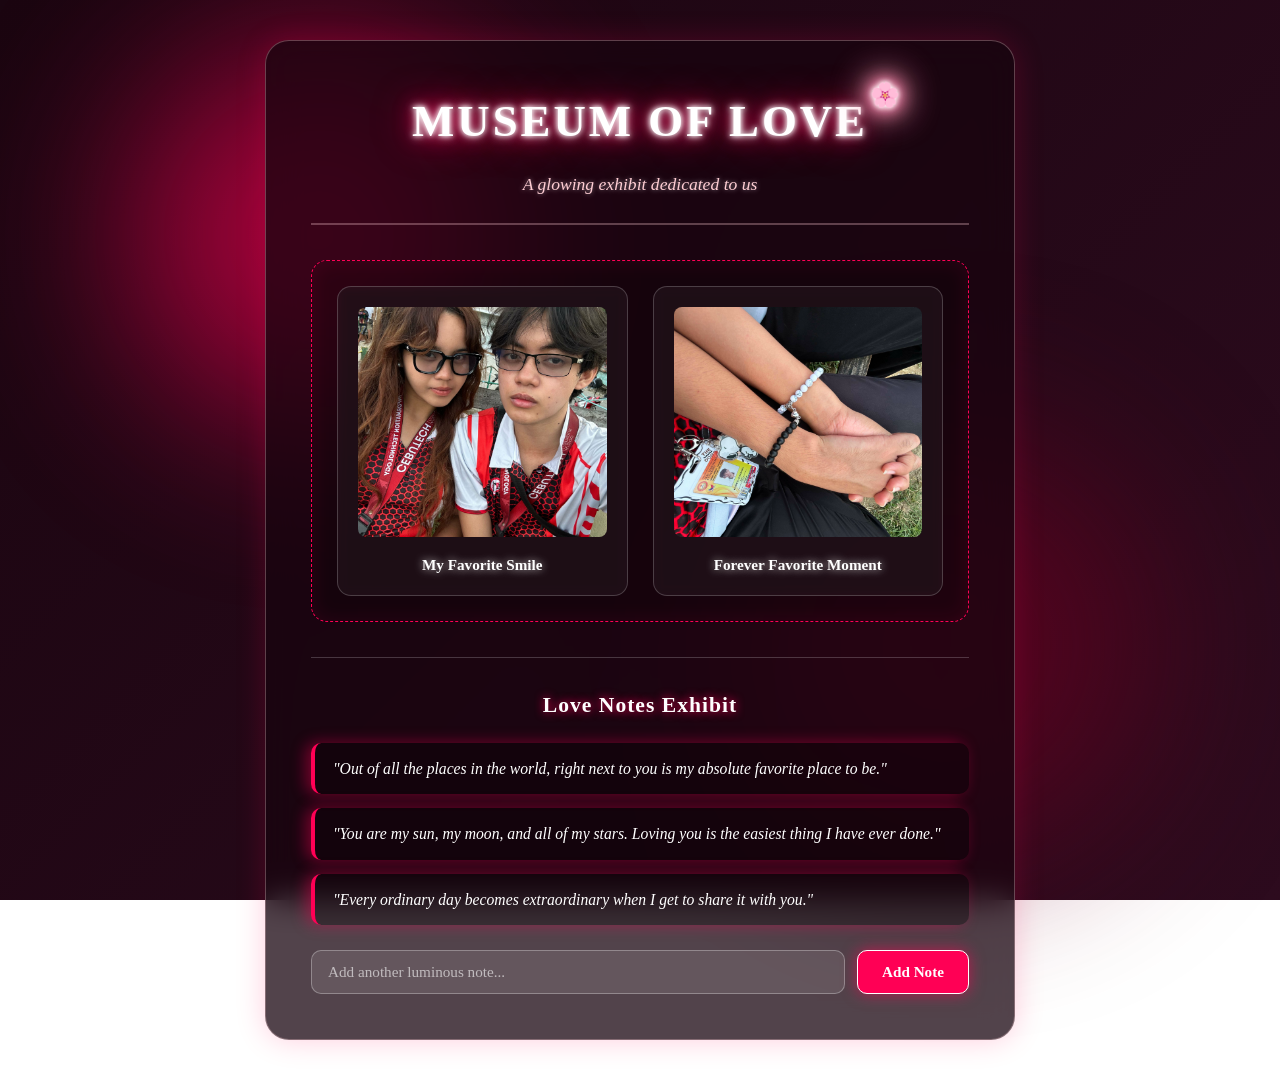
<file: MinecraftStyle_Biography_HTML_JSS_CSS/museum html.html>
<!DOCTYPE html>
<html lang="en">
<head>
    <meta charset="UTF-8">
    <meta name="viewport" content="width=device-width, initial-scale=1.0">
    <title>Museum of Love</title>
    <style>
        :root {
            --bg-grad-1: #1a0510;
            --bg-grad-2: #2d0b1e;
            --card-bg: rgba(25, 5, 15, 0.75); /* Darkened slightly to make lights pop */
            --primary: #f43f5e;
            --accent: #ff0055;
            --accent-glow: rgba(255, 0, 85, 0.6);
            --text-main: #fff0f5;
            --text-muted: #fecdd3;
            --border: rgba(254, 205, 211, 0.3);
            --neon-text: 0 0 5px #fff, 0 0 10px #fff, 0 0 20px var(--accent), 0 0 40px var(--accent);
        }

        * {
            box-sizing: border-box;
            margin: 0;
            padding: 0;
            font-family: 'Georgia', serif;
            transition: all 0.3s ease;
        }

        body {
            background: linear-gradient(135deg, var(--bg-grad-1), var(--bg-grad-2));
            background-attachment: fixed;
            color: var(--text-main);
            line-height: 1.6;
            padding: 40px 20px;
            min-height: 100vh;
            display: flex;
            justify-content: center;
            align-items: center;
            position: relative;
            overflow-x: hidden;
        }

        /* Ambient Animated Background Orbs */
        .ambient-orb {
            position: fixed;
            border-radius: 50%;
            filter: blur(90px);
            opacity: 0.6;
            z-index: 0;
            pointer-events: none;
            animation: floatOrb 14s infinite alternate ease-in-out;
        }

        .orb-1 {
            width: 380px;
            height: 380px;
            background: #ff0055;
            top: 5%;
            left: 10%;
            animation: pulseOrb 4s infinite alternate;
        }

        .orb-2 {
            width: 420px;
            height: 420px;
            background: #700022;
            bottom: 5%;
            right: 10%;
            animation-delay: -7s;
        }

        @keyframes pulseOrb {
            0% { transform: scale(1); opacity: 0.4; }
            100% { transform: scale(1.2); opacity: 0.8; }
        }

        @keyframes floatOrb {
            0% { transform: translate(0, 0) scale(1); }
            50% { transform: translate(50px, -40px) scale(1.1); }
            100% { transform: translate(-40px, 30px) scale(0.95); }
        }

        /* Falling Flowers Layer */
        #falling-flowers {
            position: fixed;
            top: 0;
            left: 0;
            width: 100%;
            height: 100%;
            pointer-events: none;
            z-index: 2; /* Drifts slightly over the card */
            overflow: hidden;
        }

        .falling-flower {
            position: absolute;
            top: -10vh;
            user-select: none;
            animation-name: fallAndSpin;
            animation-timing-function: linear;
            animation-iteration-count: infinite;
            filter: drop-shadow(0 0 8px rgba(255, 255, 255, 0.8)); /* Flowers light up */
        }

        @keyframes fallAndSpin {
            0% { transform: translateY(-10vh) rotate(0deg); opacity: 0; }
            10% { opacity: 1; }
            90% { opacity: 1; }
            100% { transform: translateY(110vh) rotate(360deg); opacity: 0; }
        }

        /* Particle Trail Canvas */
        #particleCanvas {
            position: fixed;
            top: 0;
            left: 0;
            width: 100%;
            height: 100%;
            pointer-events: none;
            z-index: 10;
        }

        .museum-container {
            max-width: 750px;
            width: 100%;
            background: var(--card-bg);
            backdrop-filter: blur(16px);
            -webkit-backdrop-filter: blur(16px);
            padding: 45px;
            border-radius: 24px;
            border: 1px solid var(--border);
            box-shadow: 0 0 30px rgba(255, 0, 85, 0.2);
            position: relative;
            z-index: 1;
            animation: cardEntrance 1s ease-out, containerBreathe 4s infinite alternate;
        }

        /* Container ambient breathing light */
        @keyframes containerBreathe {
            0% { box-shadow: 0 0 20px rgba(255, 0, 85, 0.2), inset 0 0 10px rgba(255, 255, 255, 0.05); }
            100% { box-shadow: 0 0 50px rgba(255, 0, 85, 0.5), inset 0 0 20px rgba(255, 255, 255, 0.1); }
        }

        @keyframes cardEntrance {
            from { opacity: 0; transform: translateY(30px); }
            to { opacity: 1; transform: translateY(0); }
        }

        header {
            text-align: center;
            border-bottom: 2px solid var(--border);
            padding-bottom: 25px;
            margin-bottom: 35px;
        }

        /* Neon Title */
        h1 {
            color: #fff;
            font-size: 2.8rem;
            letter-spacing: 3px;
            text-transform: uppercase;
            font-weight: bold;
            position: relative;
            display: inline-block;
            text-shadow: var(--neon-text);
            animation: neonFlicker 3s infinite alternate;
        }

        @keyframes neonFlicker {
            0%, 19%, 21%, 23%, 25%, 54%, 56%, 100% { text-shadow: var(--neon-text); }
            20%, 24%, 55% { text-shadow: none; } /* Occasional flicker effect */
        }

        h1::after {
            content: '🌸';
            font-size: 1.5rem;
            position: absolute;
            top: -10px;
            right: -35px;
            animation: pulseHeart 1.8s infinite ease-in-out;
            filter: drop-shadow(0 0 10px #fff);
        }

        @keyframes pulseHeart {
            0%, 100% { transform: scale(1) rotate(0deg); opacity: 0.8; }
            50% { transform: scale(1.3) rotate(15deg); opacity: 1; }
        }

        .subtitle {
            color: var(--text-muted);
            font-style: italic;
            margin-top: 12px;
            font-size: 1.1rem;
            text-shadow: 0 0 5px rgba(255, 255, 255, 0.5);
        }

        .exhibit-hall {
            padding: 25px;
            background: rgba(0, 0, 0, 0.2);
            border-radius: 16px;
            border: 1px dashed var(--accent);
            margin-bottom: 35px;
            box-shadow: inset 0 0 20px rgba(255, 0, 85, 0.1);
        }

        .memory-grid {
            display: grid;
            grid-template-columns: repeat(auto-fit, minmax(260px, 1fr));
            gap: 25px;
        }

        /* Glowing Memory Cards */
        .memory-card {
            background: rgba(255, 255, 255, 0.05);
            padding: 18px;
            border-radius: 14px;
            border: 1px solid rgba(255, 255, 255, 0.2);
            text-align: center;
            font-size: 0.95rem;
            color: #fff;
            transform-style: preserve-3d;
            perspective: 1000px;
            cursor: pointer;
            backdrop-filter: blur(5px);
        }

        .memory-card:hover {
            transform: translateY(-8px) rotateX(4deg) rotateY(-4deg);
            border-color: #fff;
            box-shadow: 0 0 20px #fff, 0 0 40px var(--accent);
            background: rgba(255, 255, 255, 0.15);
        }

        .image-wrapper {
            overflow: hidden;
            border-radius: 10px;
            margin-bottom: 14px;
            border: 2px solid transparent;
        }

        .memory-card:hover .image-wrapper {
            border-color: var(--text-muted);
            box-shadow: 0 0 15px var(--accent);
        }

        .exhibit-image {
            width: 100%;
            height: 230px;
            object-fit: cover;
            display: block;
        }

        .memory-card:hover .exhibit-image {
            transform: scale(1.06);
        }

        .memory-card strong {
            text-shadow: 0 0 8px rgba(255, 255, 255, 0.8);
        }

        .messages-section {
            border-top: 1px solid rgba(255, 255, 255, 0.2);
            padding-top: 30px;
        }

        .messages-section h3 {
            color: #fff;
            margin-bottom: 20px;
            font-size: 1.35rem;
            text-align: center;
            letter-spacing: 1px;
            text-shadow: 0 0 10px var(--accent);
        }

        .love-notes {
            list-style: none;
            padding: 0;
            display: flex;
            flex-direction: column;
            gap: 14px;
        }

        .love-notes li {
            background: rgba(0, 0, 0, 0.3);
            padding: 14px 18px;
            border-radius: 10px;
            font-size: 0.98rem;
            font-style: italic;
            color: #fff;
            border-left: 4px solid var(--accent);
            line-height: 1.5;
            box-shadow: -5px 0 15px rgba(255, 0, 85, 0.4); /* Glowing left border */
            animation: slideInNote 0.4s ease-out forwards;
        }

        .love-notes li:hover {
            box-shadow: -5px 0 25px var(--accent), 0 0 10px rgba(255,255,255,0.2);
            background: rgba(255, 0, 85, 0.1);
        }

        @keyframes slideInNote {
            from { opacity: 0; transform: translateX(-20px); box-shadow: 0 0 0 transparent; }
            to { opacity: 1; transform: translateX(0); }
        }

        .input-group {
            display: flex;
            gap: 12px;
            margin-top: 25px;
        }

        input[type="text"] {
            flex: 1;
            padding: 12px 16px;
            border: 1px solid rgba(255, 255, 255, 0.3);
            border-radius: 10px;
            outline: none;
            font-size: 0.95rem;
            background: rgba(255, 255, 255, 0.1);
            color: #fff;
        }
        
        input[type="text"]::placeholder {
            color: rgba(255, 255, 255, 0.6);
        }

        input[type="text"]:focus {
            border-color: #fff;
            box-shadow: 0 0 15px var(--accent);
            background: rgba(255, 255, 255, 0.2);
        }

        button.action-btn {
            background: var(--accent);
            color: white;
            border: 1px solid #fff;
            padding: 12px 24px;
            border-radius: 10px;
            cursor: pointer;
            font-size: 0.95rem;
            font-weight: bold;
            box-shadow: 0 0 15px var(--accent-glow);
            animation: pulseBtn 2s infinite alternate;
        }

        @keyframes pulseBtn {
            0% { box-shadow: 0 0 10px var(--accent); }
            100% { box-shadow: 0 0 25px #fff, 0 0 40px var(--accent); }
        }

        button.action-btn:hover {
            background: #fff;
            color: var(--accent);
            transform: translateY(-2px);
            box-shadow: 0 0 30px #fff, 0 0 50px var(--accent);
        }

        button.action-btn:active {
            transform: translateY(0);
        }
    </style>
</head>
<body>

    <!-- Ambient background glows -->
    <div class="ambient-orb orb-1"></div>
    <div class="ambient-orb orb-2"></div>

    <!-- Container for falling flowers -->
    <div id="falling-flowers"></div>

    <!-- Interactive glowing cursor trail -->
    <canvas id="particleCanvas"></canvas>

    <div class="museum-container">
        <header>
            <h1>Museum of Love</h1>
            <p class="subtitle">A glowing exhibit dedicated to us</p>
        </header>

        <div class="exhibit-hall">
            <div class="memory-grid">
                <div class="memory-card">
                    <div class="image-wrapper">
                        <img class="exhibit-image" src="us.jpg" alt="Our First Memory">
                    </div>
                    <p><strong>My Favorite Smile</strong></p>
                </div>

                <div class="memory-card">
                    <div class="image-wrapper">
                        <img class="exhibit-image" src="us2.jpg" alt="Our Special Moment">
                    </div>
                    <p><strong>Forever Favorite Moment</strong></p>
                </div>
            </div>
        </div>

        <div class="messages-section">
            <h3>Love Notes Exhibit</h3>
            <ul class="love-notes" id="notesList">
                <li>"Out of all the places in the world, right next to you is my absolute favorite place to be."</li>
                <li>"You are my sun, my moon, and all of my stars. Loving you is the easiest thing I have ever done."</li>
                <li>"Every ordinary day becomes extraordinary when I get to share it with you."</li>
            </ul>

            <div class="input-group">
                <input type="text" id="noteInput" placeholder="Add another luminous note..." onkeypress="handleKeyPress(event)">
                <button class="action-btn" onclick="addNote()">Add Note</button>
            </div>
        </div>
    </div>

    <script>
        // --- Note Addition Logic ---
        function addNote() {
            const input = document.getElementById('noteInput');
            const notesList = document.getElementById('notesList');

            if (input.value.trim() !== "") {
                const li = document.createElement('li');
                li.textContent = `"${input.value.trim()}"`;
                notesList.prepend(li);
                input.value = "";
            }
        }

        function handleKeyPress(event) {
            if (event.key === "Enter") {
                addNote();
            }
        }

        // --- Falling Flowers Background Effect ---
        const floralEmojis = ['🌸', '🌺', '💮', '🌼', '🌷', '✨'];
        const floralContainer = document.getElementById('falling-flowers');
        const flowerCount = 35; // How many flowers on screen

        for(let i = 0; i < flowerCount; i++) {
            let flower = document.createElement('div');
            flower.innerText = floralEmojis[Math.floor(Math.random() * floralEmojis.length)];
            flower.className = 'falling-flower';
            
            // Randomize position, size, and speed
            flower.style.left = Math.random() * 100 + 'vw';
            flower.style.animationDuration = (Math.random() * 8 + 6) + 's'; // Between 6s and 14s
            flower.style.animationDelay = (Math.random() * 10) + 's';
            flower.style.fontSize = (Math.random() * 1.5 + 1) + 'rem';
            
            floralContainer.appendChild(flower);
        }

        // --- Mouse Hover / Cursor Canvas Trail Effect ---
        const canvas = document.getElementById('particleCanvas');
        const ctx = canvas.getContext('2d');
        let particles = [];
        
        // A mix of hearts, stars, and flowers for the cursor trail
        const trailChars = ['♥', '🌸', '✨', '🌺']; 

        function resizeCanvas() {
            canvas.width = window.innerWidth;
            canvas.height = window.innerHeight;
        }

        window.addEventListener('resize', resizeCanvas);
        resizeCanvas();

        class Particle {
            constructor(x, y) {
                this.x = x;
                this.y = y;
                this.char = trailChars[Math.floor(Math.random() * trailChars.length)];
                this.size = Math.random() * 14 + 8;
                this.speedX = Math.random() * 2 - 1;
                this.speedY = Math.random() * -2 - 0.5;
                this.opacity = 1;
                // Mostly pink/magenta glowing colors
                this.color = `hsl(${Math.random() * 40 + 320}, 100%, 75%)`;
            }

            update() {
                this.x += this.speedX;
                this.y += this.speedY;
                this.opacity -= 0.015;
            }

            draw() {
                ctx.save();
                ctx.globalAlpha = this.opacity;
                ctx.shadowBlur = 10;
                ctx.shadowColor = this.color; // Makes the trail particles glow
                ctx.fillStyle = this.color;
                ctx.font = `${this.size}px serif`;
                ctx.fillText(this.char, this.x, this.y);
                ctx.restore();
            }
        }

        window.addEventListener('mousemove', (e) => {
            if (Math.random() < 0.4) {
                particles.push(new Particle(e.clientX, e.clientY));
            }
        });

        function animateParticles() {
            ctx.clearRect(0, 0, canvas.width, canvas.height);
            for (let i = 0; i < particles.length; i++) {
                particles[i].update();
                particles[i].draw();
                if (particles[i].opacity <= 0) {
                    particles.splice(i, 1);
                    i--;
                }
            }
            requestAnimationFrame(animateParticles);
        }

        animateParticles();
    </script>

</body>
</html>
</file>
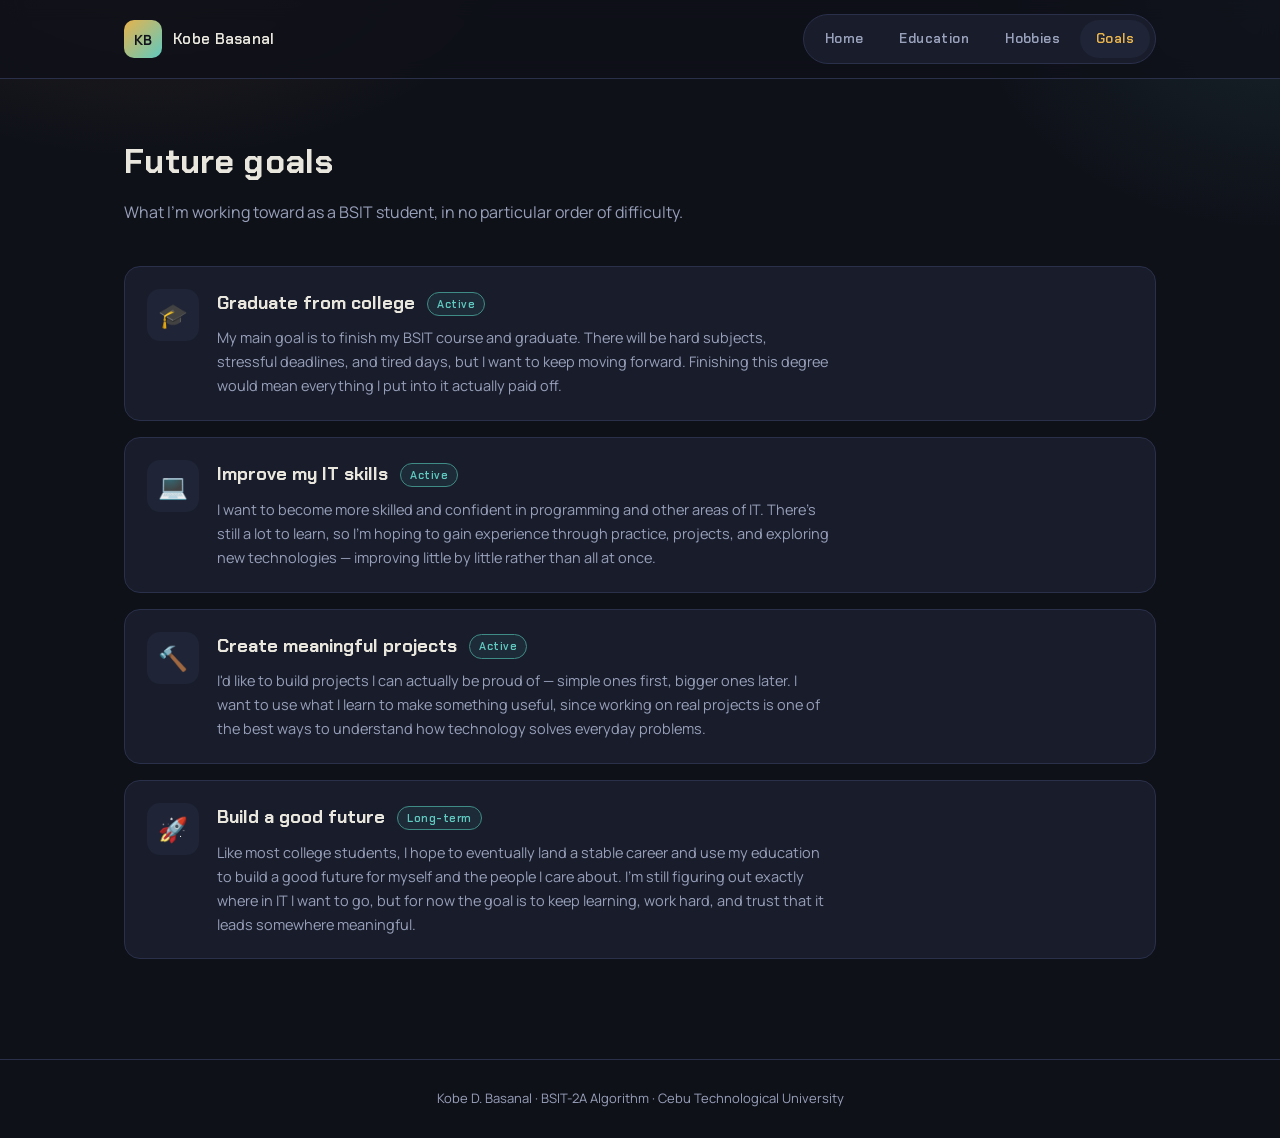
<file: My_Personal_Bioography_HTML/goals.html>
<!DOCTYPE html>
<html lang="en">
<head>
<meta charset="UTF-8">
<meta name="viewport" content="width=device-width,initial-scale=1.0">
<title>Kobe Basanal &middot; Goals</title>
<link rel="preconnect" href="https://fonts.googleapis.com">
  <link rel="preconnect" href="https://fonts.gstatic.com" crossorigin>
  <link href="https://fonts.googleapis.com/css2?family=Chakra+Petch:wght@500;600;700&family=Manrope:wght@400;500;600;700&display=swap" rel="stylesheet">
<style>
:root{
  --bg:#0f1119;
  --bg-glow:#171b2c;
  --panel:#181c2b;
  --panel-2:#1f2436;
  --line:#2a304a;
  --text:#e9e7dd;
  --text-dim:#98a0ba;
  --amber:#e7b34c;
  --amber-dim:#a9853c;
  --teal:#5fc9c0;
  --teal-dim:#3f8b85;
}
*{box-sizing:border-box}
html{scroll-behavior:smooth}
body{
  margin:0;
  min-height:100vh;
  background:
    radial-gradient(620px 380px at 12% -6%, rgba(231,179,76,.10), transparent 60%),
    radial-gradient(560px 420px at 100% 0%, rgba(95,201,192,.10), transparent 55%),
    var(--bg);
  color:var(--text);
  font-family:'Manrope',sans-serif;
  line-height:1.65;
  -webkit-font-smoothing:antialiased;
}
h1,h2,h3,.tab,.brand-name,.stat-num,.badge,.tile-cta,.stage-tag,.quest-tag{
  font-family:'Chakra Petch',sans-serif;
}
a{color:inherit}
img{max-width:100%;display:block}
:focus-visible{outline:2px solid var(--teal);outline-offset:3px}

/* ---------- HUD NAV ---------- */
.hud{
  position:sticky;top:0;z-index:50;
  background:rgba(15,17,25,.82);
  backdrop-filter:blur(10px);
  border-bottom:1px solid var(--line);
}
.hud-inner{
  max-width:1080px;margin:0 auto;
  display:flex;align-items:center;justify-content:space-between;
  gap:18px;padding:14px 24px;flex-wrap:wrap;
}
.brand{display:flex;align-items:center;gap:11px;text-decoration:none;color:var(--text)}
.brand-badge{
  width:38px;height:38px;border-radius:10px;
  background:linear-gradient(135deg,var(--amber),var(--teal));
  display:flex;align-items:center;justify-content:center;
  font-weight:700;font-size:14px;color:#12141d;
}
.brand-name{font-weight:600;font-size:15px;letter-spacing:.02em}
.tabs{
  display:flex;gap:4px;background:var(--panel);
  padding:5px;border-radius:999px;border:1px solid var(--line);
}
.tab{
  padding:8px 16px;border-radius:999px;
  color:var(--text-dim);text-decoration:none;
  font-weight:600;font-size:13.5px;letter-spacing:.03em;
  transition:color .15s,background .15s;
}
.tab:hover{color:var(--text)}
.tab.active{background:var(--panel-2);color:var(--amber)}

/* ---------- LAYOUT ---------- */
main{max-width:1080px;margin:0 auto;padding:54px 24px 100px}
.page-head{max-width:640px;margin-bottom:40px}
.page-head h1{font-size:34px;margin:0 0 10px;letter-spacing:.01em}
.page-head p{color:var(--text-dim);font-size:16px;margin:0;max-width:60ch}

footer{
  border-top:1px solid var(--line);
  padding:28px 24px;text-align:center;
  color:var(--text-dim);font-size:13px;
}

/* ---------- HERO (home) ---------- */
.hero{
  display:grid;grid-template-columns:230px 1fr;gap:44px;
  align-items:center;padding:10px 0 54px;
}
.portrait-wrap{position:relative;width:230px}
.portrait-frame{
  width:230px;height:230px;
  clip-path:polygon(25% 4%,75% 4%,100% 50%,75% 96%,25% 96%,0% 50%);
  overflow:hidden;background:var(--panel-2);
  border:2px solid var(--line);
}
.portrait-frame img{width:100%;height:100%;object-fit:cover}
.level-badge{
  position:absolute;bottom:-10px;left:50%;transform:translateX(-50%);
  background:var(--panel-2);border:1px solid var(--line);
  color:var(--amber);font-weight:600;font-size:12px;
  padding:6px 14px;border-radius:999px;white-space:nowrap;
  letter-spacing:.03em;
}
.hero-info h1{font-size:38px;margin:0 0 6px}
.hero-info .role{
  color:var(--teal);font-weight:600;font-size:14px;
  letter-spacing:.03em;margin:0 0 18px;
}
.hero-info .bio{color:var(--text-dim);font-size:15.5px;max-width:60ch;margin:0 0 12px}
.traits{display:flex;flex-wrap:wrap;gap:8px;margin-top:18px}
.chip{
  background:var(--panel);border:1px solid var(--line);
  padding:7px 13px;border-radius:999px;font-size:13px;color:var(--text)
}

/* ---------- EXPLORE TILES ---------- */
.section-label{
  font-size:13px;color:var(--text-dim);font-weight:600;
  letter-spacing:.03em;margin:0 0 18px;
}
.tiles{display:grid;grid-template-columns:repeat(3,1fr);gap:20px}
.tile{
  background:var(--panel);border:1px solid var(--line);
  border-radius:16px;padding:24px;text-decoration:none;color:var(--text);
  display:flex;flex-direction:column;gap:10px;
  transition:border-color .15s,transform .15s;
}
.tile:hover{border-color:var(--teal-dim);transform:translateY(-2px)}
.tile-icon{
  width:42px;height:42px;border-radius:11px;
  background:var(--panel-2);display:flex;align-items:center;
  justify-content:center;font-size:20px;
}
.tile h3{margin:0;font-size:18px}
.tile p{margin:0;color:var(--text-dim);font-size:14px}
.tile-cta{
  margin-top:auto;font-size:12.5px;color:var(--amber);
  font-weight:600;letter-spacing:.03em;padding-top:6px;
}

/* ---------- EDUCATION TIMELINE ---------- */
.path{position:relative;padding-left:36px}
.path::before{
  content:"";position:absolute;left:11px;top:6px;bottom:6px;width:2px;
  background:linear-gradient(var(--teal-dim),var(--line));
}
.stage{position:relative;margin-bottom:36px}
.stage:last-child{margin-bottom:0}
.stage::before{
  content:"";position:absolute;left:-36px;top:6px;width:24px;height:24px;
  border-radius:50%;background:var(--panel-2);border:2px solid var(--teal-dim);
}
.stage.current::before{border-color:var(--amber);background:var(--amber)}
.stage-card{
  display:grid;grid-template-columns:150px 1fr;gap:22px;
  background:var(--panel);border:1px solid var(--line);
  border-radius:16px;padding:20px;align-items:center;
}
.stage-photo{
  width:150px;height:150px;border-radius:12px;overflow:hidden;
  background:var(--panel-2);border:1px solid var(--line);
}
.stage-photo img{width:100%;height:100%;object-fit:cover}
.stage-meta{display:flex;align-items:center;gap:10px;margin-bottom:8px}
.stage-tag{
  font-size:11.5px;font-weight:600;letter-spacing:.05em;
  color:var(--teal);background:rgba(95,201,192,.08);
  border:1px solid var(--teal-dim);padding:3px 10px;border-radius:999px;
}
.stage.current .stage-tag{
  color:var(--amber);border-color:var(--amber-dim);background:rgba(231,179,76,.1);
}
.stage-status{font-size:12px;color:var(--text-dim)}
.stage-card h3{margin:0 0 4px;font-size:19px}
.stage-card .school{color:var(--text-dim);font-size:14px;margin:0}

/* ---------- SKILL GRID (hobbies) ---------- */
.skills{display:grid;grid-template-columns:repeat(2,1fr);gap:20px}
.skill-card{
  background:var(--panel);border:1px solid var(--line);
  border-radius:16px;padding:24px;
}
.skill-top{display:flex;align-items:center;gap:14px;margin-bottom:14px}
.skill-icon{
  width:46px;height:46px;border-radius:12px;flex:none;
  background:var(--panel-2);display:flex;align-items:center;
  justify-content:center;font-size:22px;
}
.skill-card h3{margin:0;font-size:18px}
.skill-card p{margin:0;color:var(--text-dim);font-size:14.5px}
.skill-tag{
  display:inline-block;margin-top:14px;font-size:11.5px;font-weight:600;
  letter-spacing:.04em;color:var(--amber);
  background:rgba(231,179,76,.08);border:1px solid var(--amber-dim);
  padding:3px 10px;border-radius:999px;
}

/* ---------- QUEST LOG (goals) ---------- */
.quests{display:flex;flex-direction:column;gap:16px}
.quest{
  display:grid;grid-template-columns:52px 1fr;gap:18px;
  background:var(--panel);border:1px solid var(--line);
  border-radius:16px;padding:22px;
}
.quest-icon{
  width:52px;height:52px;border-radius:13px;
  background:var(--panel-2);display:flex;align-items:center;
  justify-content:center;font-size:24px;
}
.quest-top{display:flex;align-items:center;gap:12px;margin-bottom:8px;flex-wrap:wrap}
.quest h3{margin:0;font-size:18px}
.quest-tag{
  font-size:11px;font-weight:600;letter-spacing:.05em;
  color:var(--teal);background:rgba(95,201,192,.08);
  border:1px solid var(--teal-dim);padding:2px 9px;border-radius:999px;
}
.quest p{margin:0;color:var(--text-dim);font-size:14.5px;max-width:68ch}

/* ---------- RESPONSIVE ---------- */
@media (max-width:760px){
  .hero{grid-template-columns:1fr;text-align:center;gap:28px}
  .portrait-wrap{margin:0 auto}
  .hero-info .bio{max-width:100%}
  .traits{justify-content:center}
  .tiles{grid-template-columns:1fr}
  .skills{grid-template-columns:1fr}
  .stage-card{grid-template-columns:1fr}
  .stage-photo{width:100%;height:200px}
  .quest{grid-template-columns:1fr}
  .hud-inner{justify-content:center}
}
@media (prefers-reduced-motion:reduce){
  html{scroll-behavior:auto}
  *{transition:none !important}
}

</style>
</head>
<body>
  <header class="hud">
    <div class="hud-inner">
      <a class="brand" href="index.html">
        <span class="brand-badge">KB</span>
        <span class="brand-name">Kobe Basanal</span>
      </a>
      <nav class="tabs">
      <a href="index.html" class="tab">Home</a>
      <a href="education.html" class="tab">Education</a>
      <a href="hobbies.html" class="tab">Hobbies</a>
      <a href="goals.html" class="tab active">Goals</a>
      </nav>
    </div>
  </header>
<main>
  <div class="page-head">
    <h1>Future goals</h1>
    <p>What I'm working toward as a BSIT student, in no particular order of difficulty.</p>
  </div>

  <div class="quests">
    <div class="quest">
      <span class="quest-icon">&#127891;</span>
      <div>
        <div class="quest-top">
          <h3>Graduate from college</h3>
          <span class="quest-tag">Active</span>
        </div>
        <p>My main goal is to finish my BSIT course and graduate. There will be hard subjects, stressful deadlines, and tired days, but I want to keep moving forward. Finishing this degree would mean everything I put into it actually paid off.</p>
      </div>
    </div>

    <div class="quest">
      <span class="quest-icon">&#128187;</span>
      <div>
        <div class="quest-top">
          <h3>Improve my IT skills</h3>
          <span class="quest-tag">Active</span>
        </div>
        <p>I want to become more skilled and confident in programming and other areas of IT. There's still a lot to learn, so I'm hoping to gain experience through practice, projects, and exploring new technologies &mdash; improving little by little rather than all at once.</p>
      </div>
    </div>

    <div class="quest">
      <span class="quest-icon">&#128296;</span>
      <div>
        <div class="quest-top">
          <h3>Create meaningful projects</h3>
          <span class="quest-tag">Active</span>
        </div>
        <p>I'd like to build projects I can actually be proud of &mdash; simple ones first, bigger ones later. I want to use what I learn to make something useful, since working on real projects is one of the best ways to understand how technology solves everyday problems.</p>
      </div>
    </div>

    <div class="quest">
      <span class="quest-icon">&#128640;</span>
      <div>
        <div class="quest-top">
          <h3>Build a good future</h3>
          <span class="quest-tag">Long-term</span>
        </div>
        <p>Like most college students, I hope to eventually land a stable career and use my education to build a good future for myself and the people I care about. I'm still figuring out exactly where in IT I want to go, but for now the goal is to keep learning, work hard, and trust that it leads somewhere meaningful.</p>
      </div>
    </div>
  </div>
</main>
<footer>Kobe D. Basanal &middot; BSIT-2A Algorithm &middot; Cebu Technological University</footer>
</body>
</html>
</file>
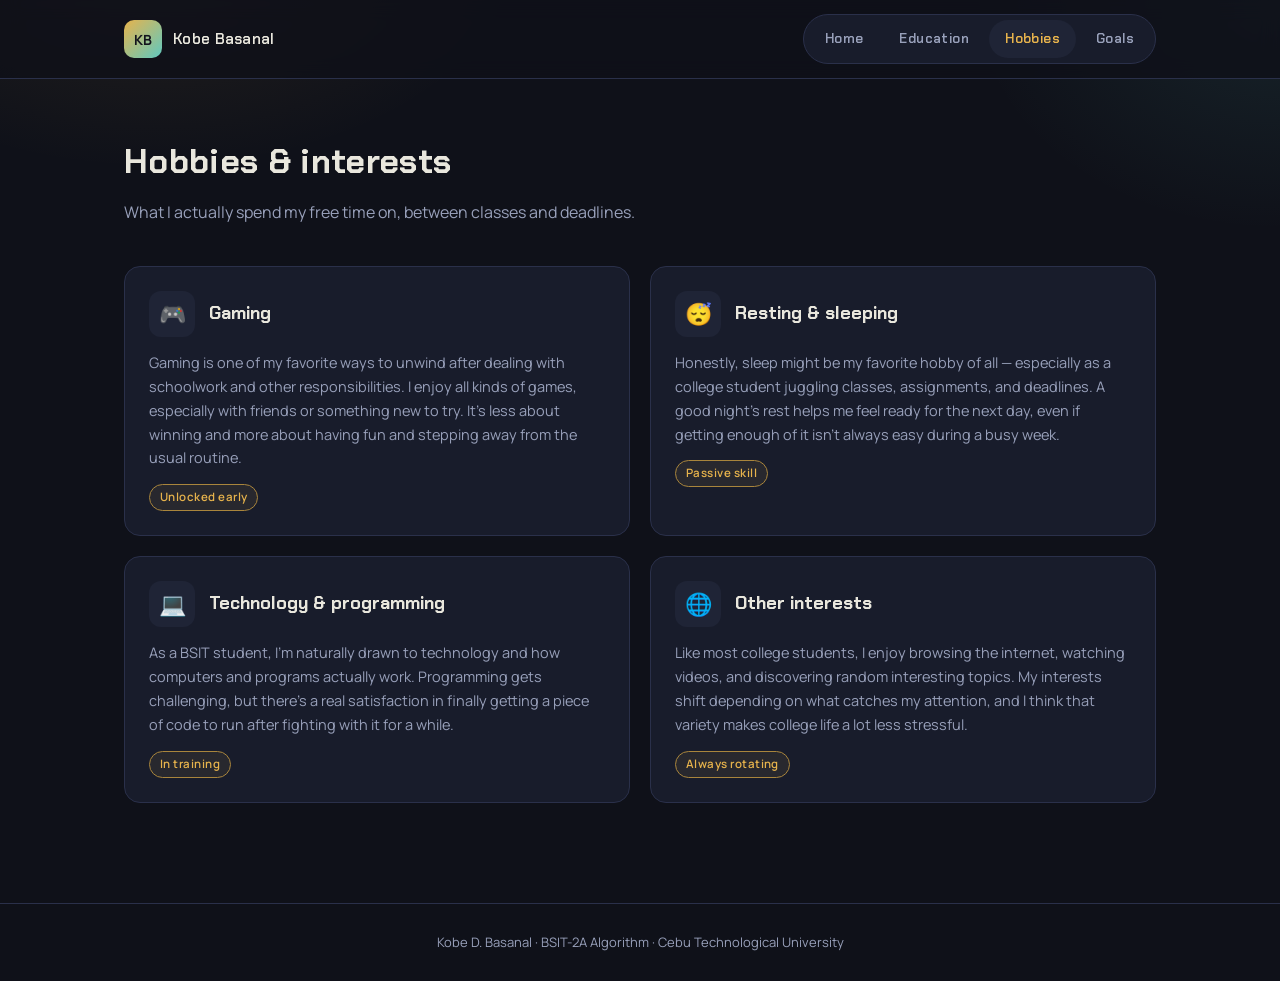
<file: My_Personal_Bioography_HTML/hobbies.html>
<!DOCTYPE html>
<html lang="en">
<head>
<meta charset="UTF-8">
<meta name="viewport" content="width=device-width,initial-scale=1.0">
<title>Kobe Basanal &middot; Hobbies</title>
<link rel="preconnect" href="https://fonts.googleapis.com">
  <link rel="preconnect" href="https://fonts.gstatic.com" crossorigin>
  <link href="https://fonts.googleapis.com/css2?family=Chakra+Petch:wght@500;600;700&family=Manrope:wght@400;500;600;700&display=swap" rel="stylesheet">
<style>
:root{
  --bg:#0f1119;
  --bg-glow:#171b2c;
  --panel:#181c2b;
  --panel-2:#1f2436;
  --line:#2a304a;
  --text:#e9e7dd;
  --text-dim:#98a0ba;
  --amber:#e7b34c;
  --amber-dim:#a9853c;
  --teal:#5fc9c0;
  --teal-dim:#3f8b85;
}
*{box-sizing:border-box}
html{scroll-behavior:smooth}
body{
  margin:0;
  min-height:100vh;
  background:
    radial-gradient(620px 380px at 12% -6%, rgba(231,179,76,.10), transparent 60%),
    radial-gradient(560px 420px at 100% 0%, rgba(95,201,192,.10), transparent 55%),
    var(--bg);
  color:var(--text);
  font-family:'Manrope',sans-serif;
  line-height:1.65;
  -webkit-font-smoothing:antialiased;
}
h1,h2,h3,.tab,.brand-name,.stat-num,.badge,.tile-cta,.stage-tag,.quest-tag{
  font-family:'Chakra Petch',sans-serif;
}
a{color:inherit}
img{max-width:100%;display:block}
:focus-visible{outline:2px solid var(--teal);outline-offset:3px}

/* ---------- HUD NAV ---------- */
.hud{
  position:sticky;top:0;z-index:50;
  background:rgba(15,17,25,.82);
  backdrop-filter:blur(10px);
  border-bottom:1px solid var(--line);
}
.hud-inner{
  max-width:1080px;margin:0 auto;
  display:flex;align-items:center;justify-content:space-between;
  gap:18px;padding:14px 24px;flex-wrap:wrap;
}
.brand{display:flex;align-items:center;gap:11px;text-decoration:none;color:var(--text)}
.brand-badge{
  width:38px;height:38px;border-radius:10px;
  background:linear-gradient(135deg,var(--amber),var(--teal));
  display:flex;align-items:center;justify-content:center;
  font-weight:700;font-size:14px;color:#12141d;
}
.brand-name{font-weight:600;font-size:15px;letter-spacing:.02em}
.tabs{
  display:flex;gap:4px;background:var(--panel);
  padding:5px;border-radius:999px;border:1px solid var(--line);
}
.tab{
  padding:8px 16px;border-radius:999px;
  color:var(--text-dim);text-decoration:none;
  font-weight:600;font-size:13.5px;letter-spacing:.03em;
  transition:color .15s,background .15s;
}
.tab:hover{color:var(--text)}
.tab.active{background:var(--panel-2);color:var(--amber)}

/* ---------- LAYOUT ---------- */
main{max-width:1080px;margin:0 auto;padding:54px 24px 100px}
.page-head{max-width:640px;margin-bottom:40px}
.page-head h1{font-size:34px;margin:0 0 10px;letter-spacing:.01em}
.page-head p{color:var(--text-dim);font-size:16px;margin:0;max-width:60ch}

footer{
  border-top:1px solid var(--line);
  padding:28px 24px;text-align:center;
  color:var(--text-dim);font-size:13px;
}

/* ---------- HERO (home) ---------- */
.hero{
  display:grid;grid-template-columns:230px 1fr;gap:44px;
  align-items:center;padding:10px 0 54px;
}
.portrait-wrap{position:relative;width:230px}
.portrait-frame{
  width:230px;height:230px;
  clip-path:polygon(25% 4%,75% 4%,100% 50%,75% 96%,25% 96%,0% 50%);
  overflow:hidden;background:var(--panel-2);
  border:2px solid var(--line);
}
.portrait-frame img{width:100%;height:100%;object-fit:cover}
.level-badge{
  position:absolute;bottom:-10px;left:50%;transform:translateX(-50%);
  background:var(--panel-2);border:1px solid var(--line);
  color:var(--amber);font-weight:600;font-size:12px;
  padding:6px 14px;border-radius:999px;white-space:nowrap;
  letter-spacing:.03em;
}
.hero-info h1{font-size:38px;margin:0 0 6px}
.hero-info .role{
  color:var(--teal);font-weight:600;font-size:14px;
  letter-spacing:.03em;margin:0 0 18px;
}
.hero-info .bio{color:var(--text-dim);font-size:15.5px;max-width:60ch;margin:0 0 12px}
.traits{display:flex;flex-wrap:wrap;gap:8px;margin-top:18px}
.chip{
  background:var(--panel);border:1px solid var(--line);
  padding:7px 13px;border-radius:999px;font-size:13px;color:var(--text)
}

/* ---------- EXPLORE TILES ---------- */
.section-label{
  font-size:13px;color:var(--text-dim);font-weight:600;
  letter-spacing:.03em;margin:0 0 18px;
}
.tiles{display:grid;grid-template-columns:repeat(3,1fr);gap:20px}
.tile{
  background:var(--panel);border:1px solid var(--line);
  border-radius:16px;padding:24px;text-decoration:none;color:var(--text);
  display:flex;flex-direction:column;gap:10px;
  transition:border-color .15s,transform .15s;
}
.tile:hover{border-color:var(--teal-dim);transform:translateY(-2px)}
.tile-icon{
  width:42px;height:42px;border-radius:11px;
  background:var(--panel-2);display:flex;align-items:center;
  justify-content:center;font-size:20px;
}
.tile h3{margin:0;font-size:18px}
.tile p{margin:0;color:var(--text-dim);font-size:14px}
.tile-cta{
  margin-top:auto;font-size:12.5px;color:var(--amber);
  font-weight:600;letter-spacing:.03em;padding-top:6px;
}

/* ---------- EDUCATION TIMELINE ---------- */
.path{position:relative;padding-left:36px}
.path::before{
  content:"";position:absolute;left:11px;top:6px;bottom:6px;width:2px;
  background:linear-gradient(var(--teal-dim),var(--line));
}
.stage{position:relative;margin-bottom:36px}
.stage:last-child{margin-bottom:0}
.stage::before{
  content:"";position:absolute;left:-36px;top:6px;width:24px;height:24px;
  border-radius:50%;background:var(--panel-2);border:2px solid var(--teal-dim);
}
.stage.current::before{border-color:var(--amber);background:var(--amber)}
.stage-card{
  display:grid;grid-template-columns:150px 1fr;gap:22px;
  background:var(--panel);border:1px solid var(--line);
  border-radius:16px;padding:20px;align-items:center;
}
.stage-photo{
  width:150px;height:150px;border-radius:12px;overflow:hidden;
  background:var(--panel-2);border:1px solid var(--line);
}
.stage-photo img{width:100%;height:100%;object-fit:cover}
.stage-meta{display:flex;align-items:center;gap:10px;margin-bottom:8px}
.stage-tag{
  font-size:11.5px;font-weight:600;letter-spacing:.05em;
  color:var(--teal);background:rgba(95,201,192,.08);
  border:1px solid var(--teal-dim);padding:3px 10px;border-radius:999px;
}
.stage.current .stage-tag{
  color:var(--amber);border-color:var(--amber-dim);background:rgba(231,179,76,.1);
}
.stage-status{font-size:12px;color:var(--text-dim)}
.stage-card h3{margin:0 0 4px;font-size:19px}
.stage-card .school{color:var(--text-dim);font-size:14px;margin:0}

/* ---------- SKILL GRID (hobbies) ---------- */
.skills{display:grid;grid-template-columns:repeat(2,1fr);gap:20px}
.skill-card{
  background:var(--panel);border:1px solid var(--line);
  border-radius:16px;padding:24px;
}
.skill-top{display:flex;align-items:center;gap:14px;margin-bottom:14px}
.skill-icon{
  width:46px;height:46px;border-radius:12px;flex:none;
  background:var(--panel-2);display:flex;align-items:center;
  justify-content:center;font-size:22px;
}
.skill-card h3{margin:0;font-size:18px}
.skill-card p{margin:0;color:var(--text-dim);font-size:14.5px}
.skill-tag{
  display:inline-block;margin-top:14px;font-size:11.5px;font-weight:600;
  letter-spacing:.04em;color:var(--amber);
  background:rgba(231,179,76,.08);border:1px solid var(--amber-dim);
  padding:3px 10px;border-radius:999px;
}

/* ---------- QUEST LOG (goals) ---------- */
.quests{display:flex;flex-direction:column;gap:16px}
.quest{
  display:grid;grid-template-columns:52px 1fr;gap:18px;
  background:var(--panel);border:1px solid var(--line);
  border-radius:16px;padding:22px;
}
.quest-icon{
  width:52px;height:52px;border-radius:13px;
  background:var(--panel-2);display:flex;align-items:center;
  justify-content:center;font-size:24px;
}
.quest-top{display:flex;align-items:center;gap:12px;margin-bottom:8px;flex-wrap:wrap}
.quest h3{margin:0;font-size:18px}
.quest-tag{
  font-size:11px;font-weight:600;letter-spacing:.05em;
  color:var(--teal);background:rgba(95,201,192,.08);
  border:1px solid var(--teal-dim);padding:2px 9px;border-radius:999px;
}
.quest p{margin:0;color:var(--text-dim);font-size:14.5px;max-width:68ch}

/* ---------- RESPONSIVE ---------- */
@media (max-width:760px){
  .hero{grid-template-columns:1fr;text-align:center;gap:28px}
  .portrait-wrap{margin:0 auto}
  .hero-info .bio{max-width:100%}
  .traits{justify-content:center}
  .tiles{grid-template-columns:1fr}
  .skills{grid-template-columns:1fr}
  .stage-card{grid-template-columns:1fr}
  .stage-photo{width:100%;height:200px}
  .quest{grid-template-columns:1fr}
  .hud-inner{justify-content:center}
}
@media (prefers-reduced-motion:reduce){
  html{scroll-behavior:auto}
  *{transition:none !important}
}

</style>
</head>
<body>
  <header class="hud">
    <div class="hud-inner">
      <a class="brand" href="index.html">
        <span class="brand-badge">KB</span>
        <span class="brand-name">Kobe Basanal</span>
      </a>
      <nav class="tabs">
      <a href="index.html" class="tab">Home</a>
      <a href="education.html" class="tab">Education</a>
      <a href="hobbies.html" class="tab active">Hobbies</a>
      <a href="goals.html" class="tab">Goals</a>
      </nav>
    </div>
  </header>
<main>
  <div class="page-head">
    <h1>Hobbies &amp; interests</h1>
    <p>What I actually spend my free time on, between classes and deadlines.</p>
  </div>

  <div class="skills">
    <div class="skill-card">
      <div class="skill-top">
        <span class="skill-icon">&#127918;</span>
        <h3>Gaming</h3>
      </div>
      <p>Gaming is one of my favorite ways to unwind after dealing with schoolwork and other responsibilities. I enjoy all kinds of games, especially with friends or something new to try. It's less about winning and more about having fun and stepping away from the usual routine.</p>
      <span class="skill-tag">Unlocked early</span>
    </div>

    <div class="skill-card">
      <div class="skill-top">
        <span class="skill-icon">&#128564;</span>
        <h3>Resting &amp; sleeping</h3>
      </div>
      <p>Honestly, sleep might be my favorite hobby of all &mdash; especially as a college student juggling classes, assignments, and deadlines. A good night's rest helps me feel ready for the next day, even if getting enough of it isn't always easy during a busy week.</p>
      <span class="skill-tag">Passive skill</span>
    </div>

    <div class="skill-card">
      <div class="skill-top">
        <span class="skill-icon">&#128187;</span>
        <h3>Technology &amp; programming</h3>
      </div>
      <p>As a BSIT student, I'm naturally drawn to technology and how computers and programs actually work. Programming gets challenging, but there's a real satisfaction in finally getting a piece of code to run after fighting with it for a while.</p>
      <span class="skill-tag">In training</span>
    </div>

    <div class="skill-card">
      <div class="skill-top">
        <span class="skill-icon">&#127760;</span>
        <h3>Other interests</h3>
      </div>
      <p>Like most college students, I enjoy browsing the internet, watching videos, and discovering random interesting topics. My interests shift depending on what catches my attention, and I think that variety makes college life a lot less stressful.</p>
      <span class="skill-tag">Always rotating</span>
    </div>
  </div>
</main>
<footer>Kobe D. Basanal &middot; BSIT-2A Algorithm &middot; Cebu Technological University</footer>
</body>
</html>
</file>
<file: MinecraftStyle_Biography_HTML_JSS_CSS/style.css>
/* ============================================================
   Kobe D. Basanal — Portfolio Shared Stylesheet
   Overworld <-> Nether realm-shift theme
   ============================================================ */
@import url('https://fonts.googleapis.com/css2?family=Press+Start+2P&display=swap');

:root {
    --pixel-font: "Press Start 2P", "Courier New", monospace;
    --bg-sky-top: #38bdf8;
    --bg-sky-mid: #7dd3fc;
    --bg-sky-bottom: #bae6fd;
    --card-bg: rgba(15, 23, 42, 0.88);
    --card-border: rgba(255, 255, 255, 0.15);
    --text-main: #f8fafc;
    --text-sub: #cbd5e1;
    --primary: #38bdf8;
    --secondary: #818cf8;
    --accent: #22d3ee;
    --glow: rgba(56, 189, 248, 0.25);
    --glitch-color-1: #00ffff;
    --glitch-color-2: #ff007f;
    --cloud-outline: #000000;
    --cloud-main: #ffffff;
    --cloud-mid: #e0f2fe;
    --cloud-dark: #7dd3fc;
    --mountain-back: #475569;
    --mountain-front: #334155;
    --grass-light: #4ade80;
    --grass-mid: #22c55e;
    --grass-dark: #15803d;
    --trunk-light: #854d0e;
    --trunk-dark: #713f12;
    --foliage-light: #16a34a;
    --foliage-dark: #14532d;
    --vine-color: #15803d;
    --vine-dark: #0f5128;
    --vine-leaf: #4ade80;

    /* Nether Realm Palette */
    --nether-sky-top: #1c0402;
    --nether-sky-mid: #4a0e05;
    --nether-sky-bottom: #7a1d0a;
    --netherrack-light: #8a3324;
    --netherrack-mid: #6b2318;
    --netherrack-dark: #380c08;
    --nether-brick: #2c0709;
    --nether-brick-light: #4a1517;
    --basalt-light: #5a5468;
    --basalt-dark: #34303e;
    --lava-bright: #ffb703;
    --lava-mid: #fb8500;
    --lava-dark: #7a1004;
    --soul-sand: #4a3a2c;
    --soul-sand-light: #6b5642;
    --obsidian: #120821;
    --obsidian-light: #2b1a45;
    --crying-obsidian: #6a1fa8;
    --portal-purple: #b06bff;
    --portal-purple-light: #e6ccff;
    --glowstone: #ffdd66;
    --gold-armor: #f2c94c;
    --gold-armor-dark: #b8891f;
    --piglin-skin: #d99a6c;
    --hoglin-brown: #5a3a2c;
    --warped-teal: #17a68f;
    --nether-card-bg: rgba(24, 4, 4, 0.92);
    --nether-card-border: rgba(255, 170, 90, 0.25);
    --nether-text-main: #ffe9d6;
    --nether-text-sub: #e0b192;
    --nether-primary: #ff7a1a;
    --nether-secondary: #b06bff;
    --nether-accent: #ffdd66;
    --nether-glow: rgba(255, 122, 26, 0.4);
}

[data-theme="light"] {
    --card-bg: rgba(255, 255, 255, 0.92);
    --card-border: rgba(0, 0, 0, 0.12);
    --text-main: #0f172a;
    --text-sub: #334155;
    --primary: #0284c7;
    --secondary: #4f46e5;
    --accent: #0891b2;
    --glow: rgba(2, 132, 199, 0.15);
    --glitch-color-1: #0284c7;
    --glitch-color-2: #e11d48;
}

* {
    box-sizing: border-box;
    margin: 0;
    padding: 0;
    transition: background 0.3s, color 0.3s, border-color 0.3s, transform 0.3s;
}

html { scroll-behavior: smooth; }

body {
    font-family: 'Inter', system-ui, -apple-system, sans-serif;
    color: var(--text-main);
    min-height: 100vh;
    display: flex;
    flex-direction: column;
    justify-content: center;
    align-items: center;
    padding: 30px 15px;
    position: relative;
    overflow-x: hidden;
    background: linear-gradient(180deg, var(--bg-sky-top) 0%, var(--bg-sky-mid) 40%, var(--bg-sky-bottom) 65%, var(--grass-mid) 65%);
    background-attachment: fixed;
    transition: background 1.1s ease;
}

/* ===================== NETHER REALM MODE ===================== */
body.nether-mode {
    background: linear-gradient(180deg, var(--nether-sky-top) 0%, var(--nether-sky-mid) 45%, var(--nether-sky-bottom) 70%, var(--netherrack-dark) 70%);
    --card-bg: var(--nether-card-bg);
    --card-border: var(--nether-card-border);
    --text-main: var(--nether-text-main);
    --text-sub: var(--nether-text-sub);
    --primary: var(--nether-primary);
    --secondary: var(--nether-secondary);
    --accent: var(--nether-accent);
    --glow: var(--nether-glow);
    --glitch-color-1: #ff5100;
    --glitch-color-2: #b06bff;
    --cloud-outline: #1a0505;
}

body.nether-mode .portfolio-card {
    box-shadow: 0 25px 60px -12px rgba(0, 0, 0, 0.75), 0 0 45px var(--nether-glow);
    border-color: rgba(255, 170, 90, 0.35);
}

body.nether-mode #falling-lightning {
    filter: hue-rotate(315deg) saturate(1.6) brightness(1.1);
}

body.nether-mode .avatar {
    background: linear-gradient(135deg, var(--nether-primary), var(--nether-secondary));
}

/* Full Screen Retro Pixel Landscape Background */
.pixel-landscape-bg {
    position: fixed;
    top: 0;
    left: 0;
    width: 100vw;
    height: 100vh;
    z-index: 0;
    pointer-events: none;
    overflow: hidden;
}

.pixel-scene-svg {
    width: 100%;
    height: 100%;
    image-rendering: pixelated;
    image-rendering: crisp-edges;
    position: absolute;
    top: 0;
    left: 0;
    transition: opacity 0.5s ease;
}

.nether-scene { opacity: 0; pointer-events: none; }
body.nether-mode .overworld-scene { opacity: 0; }
body.nether-mode .nether-scene { opacity: 1; }

/* Ambient vignette that deepens in the Nether for extra atmosphere */
.vignette {
    position: fixed;
    inset: 0;
    z-index: 1;
    pointer-events: none;
    background: radial-gradient(ellipse at center, transparent 45%, rgba(0,0,0,0.35) 100%);
    opacity: 0;
    transition: opacity 1s ease;
}
body.nether-mode .vignette { opacity: 1; }

/* ===================== ANIMATIONS ===================== */
.animated-cloud { animation: cloudFloat 5s infinite alternate ease-in-out; }
@keyframes cloudFloat { 0% { transform: translateY(0); } 100% { transform: translateY(-8px); } }

.steve-idle { animation: steveBob 2s infinite ease-in-out alternate; }
@keyframes steveBob { 0% { transform: translate(38px, 64px); } 100% { transform: translate(38px, 62px); } }

.dragon-hover { animation: dragonFly 3.5s infinite ease-in-out alternate; }
@keyframes dragonFly { 0% { transform: translate(145px, 20px); } 100% { transform: translate(145px, 14px); } }

.ghast-hover { animation: ghastFly 4.5s infinite ease-in-out alternate; }
@keyframes ghastFly {
    0% { transform: translate(140px, 16px) scale(1); }
    50% { transform: translate(150px, 10px) scale(1.03); }
    100% { transform: translate(140px, 22px) scale(1); }
}
.ghast-tentacle { animation: tentacleSway 2s infinite ease-in-out alternate; transform-origin: top center; }
@keyframes tentacleSway { 0% { transform: rotate(-2deg); } 100% { transform: rotate(2deg); } }

.blaze-float { animation: blazeHover 1.8s infinite ease-in-out alternate; }
@keyframes blazeHover { 0% { transform: translate(52px, 44px) rotate(-4deg); } 100% { transform: translate(52px, 38px) rotate(4deg); } }
.blaze-rod { animation: blazeSpin 3s linear infinite; transform-origin: center; }
@keyframes blazeSpin { 0% { transform: rotate(0deg); } 100% { transform: rotate(360deg); } }

.magma-hop { animation: magmaBounce 1.1s infinite ease-in-out; }
@keyframes magmaBounce {
    0%, 100% { transform: translate(48px, 88px) scaleY(1); }
    40% { transform: translate(48px, 80px) scaleY(1.08); }
    50% { transform: translate(48px, 78px) scaleY(0.92); }
    60% { transform: translate(48px, 80px) scaleY(1.08); }
}

.wither-idle { animation: witherSway 2.2s infinite ease-in-out alternate; }
@keyframes witherSway { 0% { transform: translate(168px, 60px); } 100% { transform: translate(168px, 57px); } }

.piglin-idle { animation: piglinSway 1.8s infinite ease-in-out alternate; }
@keyframes piglinSway { 0% { transform: translate(84px, 58px) rotate(-2deg); } 100% { transform: translate(84px, 56px) rotate(2deg); } }

.hoglin-idle { animation: hoglinBreathe 1.6s infinite ease-in-out alternate; }
@keyframes hoglinBreathe { 0% { transform: translate(64px, 74px) scale(1); } 100% { transform: translate(64px, 73px) scale(1.03); } }

.chain-sway { animation: chainSway 3s infinite ease-in-out alternate; transform-origin: top center; }
@keyframes chainSway { 0% { transform: rotate(-1.5deg); } 100% { transform: rotate(1.5deg); } }

.portal-shimmer { animation: portalPulse 2.2s infinite ease-in-out; }
@keyframes portalPulse { 0%, 100% { opacity: 0.7; } 50% { opacity: 1; } }

.crying-glow { animation: cryingPulse 1.9s infinite ease-in-out; }
@keyframes cryingPulse { 0%, 100% { opacity: 0.6; filter: brightness(1); } 50% { opacity: 1; filter: brightness(1.6); } }

.lava-glow { animation: lavaPulse 2.6s infinite ease-in-out; }
@keyframes lavaPulse { 0%, 100% { opacity: 0.85; } 50% { opacity: 1; } }

.lava-bubble { animation: bubblePop 2.1s infinite ease-in-out; }
@keyframes bubblePop { 0%, 100% { transform: translateY(0) scale(1); opacity: 0.8; } 50% { transform: translateY(-3px) scale(1.15); opacity: 1; } }

.glowstone-flicker { animation: glowstoneBlink 1.6s infinite ease-in-out; }
@keyframes glowstoneBlink { 0%, 100% { opacity: 1; } 50% { opacity: 0.6; } }

/* ---------- Overworld extras: sun, cottage, torches, mobs, flora ---------- */
.sun-glow { animation: sunPulse 3s infinite ease-in-out; }
@keyframes sunPulse { 0%, 100% { opacity: 0.92; filter: brightness(1); } 50% { opacity: 1; filter: brightness(1.35); } }

.torch-flame { animation: torchFlicker 1.1s infinite ease-in-out; }
@keyframes torchFlicker { 0%, 100% { opacity: 1; transform: scaleY(1); } 30% { opacity: 0.75; transform: scaleY(0.9); } 60% { opacity: 1; transform: scaleY(1.06); } 80% { opacity: 0.85; } }

.chimney-smoke { animation: smokeDrift 4s infinite ease-in; transform-origin: bottom center; }
@keyframes smokeDrift { 0% { transform: translateY(0) scale(1); opacity: 0.55; } 100% { transform: translateY(-14px) scale(1.6); opacity: 0; } }

.cow-idle { animation: cowSway 2.4s infinite ease-in-out alternate; }
@keyframes cowSway { 0% { transform: translate(38px, 92px); } 100% { transform: translate(38px, 90px); } }

.sheep-idle { animation: sheepBounce 1.7s infinite ease-in-out alternate; }
@keyframes sheepBounce { 0% { transform: translate(122px, 94px); } 100% { transform: translate(122px, 91px); } }

.pig-idle { animation: pigBounce 1.4s infinite ease-in-out alternate; }
@keyframes pigBounce { 0% { transform: translate(155px, 96px) scaleY(1); } 100% { transform: translate(155px, 94px) scaleY(1.04); } }

.chicken-idle { animation: chickenPeck 1.1s infinite ease-in-out; }
@keyframes chickenPeck {
    0%, 100% { transform: translate(66px, 96px) rotate(0deg); }
    40% { transform: translate(66px, 99px) rotate(-8deg); }
    55% { transform: translate(66px, 99px) rotate(-8deg); }
    70% { transform: translate(66px, 96px) rotate(0deg); }
}

.butterfly-float { animation: butterflyFlit 3.2s infinite ease-in-out; }
@keyframes butterflyFlit {
    0%, 100% { transform: translate(50px, 40px); }
    25% { transform: translate(56px, 34px); }
    50% { transform: translate(52px, 44px); }
    75% { transform: translate(46px, 38px); }
}
.butterfly-wing { animation: wingFlap 0.35s infinite ease-in-out alternate; transform-origin: center; }
@keyframes wingFlap { 0% { transform: scaleX(1); } 100% { transform: scaleX(0.4); } }

.pond-shimmer { animation: pondGleam 2.4s infinite ease-in-out; }
@keyframes pondGleam { 0%, 100% { opacity: 0.55; } 50% { opacity: 1; } }

.flower-sway { animation: flowerSway 2.6s infinite ease-in-out alternate; transform-origin: bottom center; }
@keyframes flowerSway { 0% { transform: rotate(-3deg); } 100% { transform: rotate(3deg); } }

/* Falling Lightning / Ember Layer */
#falling-lightning { position: fixed; top: 0; left: 0; width: 100%; height: 100%; pointer-events: none; z-index: 2; overflow: hidden; }
.falling-bolt {
    position: absolute; top: -10vh; user-select: none;
    animation-name: fallAndFlicker; animation-timing-function: linear; animation-iteration-count: infinite;
    filter: drop-shadow(0 0 10px var(--accent));
}
@keyframes fallAndFlicker {
    0% { transform: translateY(-10vh) scale(0.8); opacity: 0; }
    10% { opacity: 1; } 50% { opacity: 0.4; } 70% { opacity: 1; } 90% { opacity: 0.8; }
    100% { transform: translateY(110vh) scale(1.2); opacity: 0; }
}

#particleCanvas { position: fixed; top: 0; left: 0; width: 100%; height: 100%; pointer-events: none; z-index: 10; }

/* ===================== REALM GLITCH TRANSITION (JS-driven) ===================== */
#glitchOverlay {
    position: fixed; inset: 0; z-index: 998; pointer-events: none; opacity: 0; background: #000;
}
#glitchOverlay.active { animation: glitchFlash 0.85s steps(1, end); }
@keyframes glitchFlash {
    0% { opacity: 0; } 6% { opacity: 0.92; } 10% { opacity: 0.05; }
    18% { opacity: 0.8; } 24% { opacity: 0.05; } 40% { opacity: 0.55; }
    55% { opacity: 0.05; } 70% { opacity: 0.4; } 100% { opacity: 0; }
}

.glitch-slice {
    position: fixed; left: 0; width: 100%; z-index: 999; pointer-events: none;
    mix-blend-mode: screen; background-repeat: no-repeat;
}

.glitch-ring {
    position: fixed; top: 50%; left: 50%; z-index: 997; pointer-events: none;
    width: 40px; height: 40px; border-radius: 50%;
    border: 3px solid var(--portal-purple);
    box-shadow: 0 0 30px var(--portal-purple), inset 0 0 20px var(--nether-primary);
    transform: translate(-50%, -50%) scale(0);
    opacity: 1;
    animation: ringExpand 0.9s cubic-bezier(0.2, 0.8, 0.3, 1) forwards;
}
@keyframes ringExpand {
    0% { transform: translate(-50%, -50%) scale(0); opacity: 1; }
    60% { opacity: 0.8; }
    100% { transform: translate(-50%, -50%) scale(40); opacity: 0; }
}

body.screen-shake { animation: screenShake 0.5s linear; }
@keyframes screenShake {
    0%, 100% { transform: translate(0, 0); }
    10% { transform: translate(-6px, 3px); }
    20% { transform: translate(5px, -4px); }
    30% { transform: translate(-4px, 4px); }
    40% { transform: translate(6px, -2px); }
    50% { transform: translate(-3px, -3px); }
    60% { transform: translate(4px, 2px); }
    70% { transform: translate(-5px, 1px); }
    80% { transform: translate(3px, -2px); }
    90% { transform: translate(-2px, 3px); }
}

.glitch-title.scrambling { color: var(--glitch-color-1); }

/* ===================== LAYOUT ===================== */
.main-container { width: 100%; max-width: 850px; position: relative; z-index: 1; }

/* ===================== PICTURE FRAME (Item Frame) ===================== */
.frame-wrapper {
    display: flex; justify-content: center; position: relative; z-index: 3;
    margin-bottom: -34px; width: 100%; max-width: 850px;
    animation: frameFloat 3s infinite ease-in-out alternate;
}
@keyframes frameFloat { 0% { transform: translateY(0); } 100% { transform: translateY(-6px); } }

.item-frame {
    width: 108px; height: 108px; padding: 7px; background: #7a5230; animation: pulseGlow 3s infinite ease-in-out;
    background-image: linear-gradient(45deg, rgba(0,0,0,0.15) 25%, transparent 25%), linear-gradient(-45deg, rgba(0,0,0,0.15) 25%, transparent 25%);
    background-size: 8px 8px; border: 4px solid #3e2712; border-radius: 6px;
    box-shadow: 0 12px 24px rgba(0,0,0,0.45), inset 0 0 0 3px #a97a44;
    image-rendering: pixelated; position: relative;
}
body.nether-mode .item-frame {
    border-color: var(--obsidian);
    box-shadow: 0 12px 28px rgba(0,0,0,0.6), inset 0 0 0 3px var(--obsidian-light), 0 0 20px var(--nether-glow);
}
.frame-inner { width: 100%; height: 100%; background: #1a1a1a; border: 2px solid #0d0d0d; border-radius: 3px; overflow: hidden; position: relative; }
.portrait { position: absolute; top: 0; left: 0; width: 100%; height: 100%; object-fit: cover; object-position: 50% 15%; transition: opacity 0.4s ease; }
.nether-portrait { opacity: 0; filter: sepia(0.55) hue-rotate(-25deg) saturate(1.8) brightness(0.8) contrast(1.15); }
body.nether-mode .overworld-portrait { opacity: 0; }
body.nether-mode .nether-portrait { opacity: 1; }

/* Gallery frames used on sub-pages */
.frame-gallery {
    display: grid;
    grid-template-columns: repeat(auto-fit, minmax(150px, 1fr));
    gap: 22px;
    margin-top: 18px;
}
.gallery-item { display: flex; flex-direction: column; align-items: center; gap: 10px; }
.gallery-item .item-frame { width: 100%; max-width: 150px; height: auto; aspect-ratio: 1/1; }
.gallery-caption { font-size: 0.85rem; font-weight: 700; color: var(--text-main); text-align: center; }
.gallery-sub { font-size: 0.78rem; color: var(--text-sub); text-align: center; }

/* ===================== CARD ===================== */
.portfolio-card {
    width: 100%; background: var(--card-bg); backdrop-filter: blur(10px); -webkit-backdrop-filter: blur(10px);
    border-radius: 6px; border: 4px solid #0a0a0a;
    box-shadow:
        inset 0 0 0 4px rgba(120, 130, 150, 0.35),
        inset 3px 3px 0 rgba(255, 255, 255, 0.12),
        inset -3px -3px 0 rgba(0, 0, 0, 0.45),
        0 25px 50px -12px rgba(0, 0, 0, 0.6),
        0 0 55px var(--glow);
    padding: 45px; padding-top: 55px; position: relative; z-index: 1; overflow: hidden;
    animation: cardEntrance 1s ease-out;
}
body.nether-mode .portfolio-card {
    box-shadow:
        inset 0 0 0 4px rgba(255, 170, 90, 0.25),
        inset 3px 3px 0 rgba(255, 200, 140, 0.1),
        inset -3px -3px 0 rgba(0, 0, 0, 0.5),
        0 25px 60px -12px rgba(0, 0, 0, 0.75),
        0 0 55px var(--nether-glow);
}
/* Corner GUI notches — like a Minecraft inventory panel corner pixel */
.portfolio-card .gui-corner { position: absolute; width: 10px; height: 10px; z-index: 6; pointer-events: none; opacity: 0.9; }
.portfolio-card .gui-corner::before, .portfolio-card .gui-corner::after { content: ''; position: absolute; background: var(--primary); box-shadow: 0 0 8px var(--primary); }
body.nether-mode .portfolio-card .gui-corner::before, body.nether-mode .portfolio-card .gui-corner::after { background: var(--nether-primary); box-shadow: 0 0 8px var(--nether-primary); }
.portfolio-card .gui-corner::before { width: 100%; height: 3px; top: 0; left: 0; }
.portfolio-card .gui-corner::after { width: 3px; height: 100%; top: 0; left: 0; }
.gui-corner.tl { top: 8px; left: 8px; }
.gui-corner.tr { top: 8px; right: 8px; transform: scaleX(-1); }
.gui-corner.bl { bottom: 8px; left: 8px; transform: scaleY(-1); }
.gui-corner.br { bottom: 8px; right: 8px; transform: scale(-1, -1); }

/* Decorative vines/grass along the card edges only — confined well inside the
   45px card padding band so they can never sit under readable text. */
.vine-corner { position: absolute; width: 38px; height: 38px; z-index: 2; pointer-events: none; opacity: 0.9; }
.vine-corner svg { width: 100%; height: 100%; display: block; }
.vine-corner.tl { top: 0; left: 0; }
.vine-corner.tr { top: 0; right: 0; transform: scaleX(-1); }
.vine-corner.bl { bottom: 0; left: 0; transform: scaleY(-1); }
.vine-corner.br { bottom: 0; right: 0; transform: scale(-1, -1); }

.vine-edge-bottom {
    position: absolute; left: 42px; right: 42px; bottom: 0; height: 14px;
    z-index: 2; pointer-events: none; opacity: 0.85; overflow: hidden;
}
.vine-edge-bottom svg { width: 100%; height: 100%; display: block; }
/* Faint GUI-slot checker texture in the corners, like an inventory panel */
.portfolio-card::after {
    content: ''; position: absolute; inset: 0; pointer-events: none; z-index: -1;
    background-image: repeating-conic-gradient(rgba(255,255,255,0.025) 0% 25%, transparent 0% 50%);
    background-size: 14px 14px; opacity: 0.5;
}
@keyframes cardEntrance { from { opacity: 0; transform: translateY(30px); } to { opacity: 1; transform: translateY(0); } }

/* ===================== MINI PHOTO SLOT (Minecraft item-frame, used in Hobbies & Future Goals) ===================== */
.photo-slot {
    width: 100%; max-width: 190px; aspect-ratio: 1 / 1; margin: 0 auto 16px;
    padding: 7px; background: #7a5230 repeating-conic-gradient(rgba(0,0,0,0.12) 0% 25%, transparent 0% 50%) 0 0/10px 10px;
    border: 4px solid #3e2712; border-radius: 6px;
    box-shadow: 0 10px 22px rgba(0, 0, 0, 0.45), inset 0 0 0 3px #a97a44, 0 0 22px var(--glow);
    image-rendering: pixelated; position: relative; transition: box-shadow 0.25s ease, transform 0.25s ease;
}
.detail-card:hover .photo-slot { transform: translateY(-2px); box-shadow: 0 14px 26px rgba(0, 0, 0, 0.5), inset 0 0 0 3px #a97a44, 0 0 30px var(--primary); }
body.nether-mode .photo-slot { border-color: var(--obsidian); box-shadow: 0 10px 24px rgba(0,0,0,0.6), inset 0 0 0 3px var(--obsidian-light), 0 0 22px var(--nether-glow); }
.photo-slot-inner {
    width: 100%; height: 100%; background: #14141a; border: 2px solid #0a0a0d; border-radius: 3px;
    display: flex; align-items: center; justify-content: center; overflow: hidden; position: relative;
}
.photo-slot-inner img { width: 100%; height: 100%; object-fit: cover; display: block; }
.photo-slot-placeholder {
    display: flex; align-items: center; justify-content: center; width: 100%; height: 100%;
    background: linear-gradient(160deg, rgba(255,255,255,0.04), rgba(0,0,0,0.25));
}
.photo-slot-placeholder svg { width: 100%; height: 100%; image-rendering: pixelated; }
.photo-slot-placeholder .pixel-art-glow { animation: glowstoneBlink 2.4s infinite ease-in-out; }

.portfolio-card::before {
    content: ''; position: absolute; top: -100%; left: 0; width: 100%; height: 100%;
    background: linear-gradient(to bottom, transparent, var(--glow), transparent);
    animation: scanLine 8s infinite linear; pointer-events: none;
}
@keyframes scanLine { 0% { top: -100%; } 50% { top: 100%; } 100% { top: 100%; } }

.header-section {
    display: flex; align-items: center; justify-content: space-between; flex-wrap: wrap; gap: 20px;
    border-bottom: 2px solid rgba(255,255,255,0.08); padding-bottom: 30px; margin-bottom: 35px; position: relative;
}
.header-section::after {
    content: ''; position: absolute; left: 0; bottom: -2px; width: 100%; height: 2px;
    background: linear-gradient(90deg, transparent, var(--primary), transparent); opacity: 0.6;
}
body.nether-mode .header-section::after { background: linear-gradient(90deg, transparent, var(--nether-primary), transparent); }
.profile-info { display: flex; align-items: center; gap: 20px; }
.avatar {
    width: 72px; height: 72px; border-radius: 4px; background: linear-gradient(135deg, var(--primary), var(--secondary));
    display: flex; align-items: center; justify-content: center; font-size: 1.6rem; font-weight: 800; color: #fff;
    font-family: var(--pixel-font);
    box-shadow: inset 3px 3px 0 rgba(255,255,255,0.35), inset -3px -3px 0 rgba(0,0,0,0.35), 0 0 20px var(--glow);
    border: 3px solid #0a0a0a; animation: pulseGlow 3s infinite ease-in-out; image-rendering: pixelated;
}
@keyframes pulseGlow { 0%, 100% { box-shadow: inset 3px 3px 0 rgba(255,255,255,0.35), inset -3px -3px 0 rgba(0,0,0,0.35), 0 0 15px var(--glow); } 50% { box-shadow: inset 3px 3px 0 rgba(255,255,255,0.35), inset -3px -3px 0 rgba(0,0,0,0.35), 0 0 32px var(--primary); } }

.glitch-title {
    position: relative; font-family: var(--pixel-font); font-size: clamp(0.85rem, 2.4vw, 1.35rem);
    font-weight: 400; letter-spacing: 1px; line-height: 1.7; color: var(--text-main);
    text-shadow: 3px 3px 0 rgba(0,0,0,0.35);
}
.glitch-title::before, .glitch-title::after {
    content: attr(data-text); position: absolute; top: 0; left: 0; width: 100%; height: 100%; clip: rect(0, 0, 0, 0);
}
.glitch-title:hover::before { left: 2px; text-shadow: -2px 0 var(--glitch-color-1); animation: glitch-anim-1 0.8s infinite linear alternate-reverse; }
.glitch-title:hover::after { left: -2px; text-shadow: 2px 0 var(--glitch-color-2); animation: glitch-anim-2 0.8s infinite linear alternate-reverse; }
@keyframes glitch-anim-1 {
    0% { clip: rect(10px, 9999px, 30px, 0); } 20% { clip: rect(40px, 9999px, 15px, 0); } 40% { clip: rect(25px, 9999px, 50px, 0); }
    60% { clip: rect(60px, 9999px, 10px, 0); } 80% { clip: rect(15px, 9999px, 35px, 0); } 100% { clip: rect(35px, 9999px, 45px, 0); }
}
@keyframes glitch-anim-2 {
    0% { clip: rect(50px, 9999px, 10px, 0); } 20% { clip: rect(15px, 9999px, 35px, 0); } 40% { clip: rect(60px, 9999px, 15px, 0); }
    60% { clip: rect(20px, 9999px, 50px, 0); } 80% { clip: rect(40px, 9999px, 25px, 0); } 100% { clip: rect(10px, 9999px, 60px, 0); }
}

.badge {
    display: inline-block; margin-top: 8px; padding: 6px 12px; background: rgba(56, 189, 248, 0.15); color: var(--primary);
    border-radius: 4px; font-family: var(--pixel-font); font-size: 0.5rem; letter-spacing: 0.5px; line-height: 1.6;
    border: 1px solid rgba(56, 189, 248, 0.3);
}

.tag-row { display: flex; flex-wrap: wrap; gap: 8px; margin-top: 10px; justify-content: center; }
.tag-row .badge { margin-top: 0; }

.top-nav { display: flex; gap: 10px; }
.btn {
    background: linear-gradient(180deg, rgba(255,255,255,0.1), rgba(255,255,255,0.02) 45%, rgba(0,0,0,0.15));
    border: 3px solid #0a0a0a; color: var(--text-main);
    padding: 10px 18px; border-radius: 4px; cursor: pointer; font-size: 0.88rem; font-weight: 600; position: relative; overflow: hidden;
    box-shadow: inset 2px 2px 0 rgba(255,255,255,0.18), inset -2px -2px 0 rgba(0,0,0,0.3), 3px 3px 0 rgba(0,0,0,0.4);
}
.btn:hover { background: var(--primary); color: #0a0a0a; border-color: var(--primary); transform: translate(-2px, -2px); box-shadow: inset 2px 2px 0 rgba(255,255,255,0.35), inset -2px -2px 0 rgba(0,0,0,0.2), 5px 5px 0 rgba(0,0,0,0.4), 0 0 18px var(--glow); }
#themeBtn { font-family: var(--pixel-font); font-size: 0.6rem; letter-spacing: 0.5px; padding: 12px 16px; line-height: 1.6; }

.section-header {
    font-family: var(--pixel-font); font-size: 0.75rem; line-height: 1.9; text-transform: uppercase;
    letter-spacing: 1px; color: var(--primary); margin: 34px 0 16px 0; font-weight: 400;
    text-shadow: 2px 2px 0 rgba(0,0,0,0.3); position: relative; padding-bottom: 10px;
}
.section-header::after {
    content: ''; position: absolute; left: 0; bottom: 0; width: 100%; height: 3px;
    background: linear-gradient(90deg, var(--primary), transparent 70%);
    box-shadow: 0 1px 0 rgba(0,0,0,0.5), 0 0 8px var(--glow);
}

a.section-link {
    display: inline-flex; align-items: center; gap: 8px; text-decoration: none; color: var(--primary);
    font-family: var(--pixel-font); font-size: 0.75rem; line-height: 1.9; text-transform: uppercase;
    letter-spacing: 1px; font-weight: 400; margin: 34px 0 16px 0;
    position: relative; padding-bottom: 4px; text-shadow: 2px 2px 0 rgba(0,0,0,0.3);
}
a.section-link::after {
    content: ''; position: absolute; left: 0; bottom: -3px; height: 2px; width: 0; background: var(--primary);
    transition: width 0.25s ease;
}
a.section-link:hover::after { width: 100%; }
a.section-link .arrow { transition: transform 0.25s ease; }
a.section-link:hover .arrow { transform: translateX(5px); }

p { color: var(--text-sub); line-height: 1.7; font-size: 0.98rem; }
.info-card { background: rgba(0, 0, 0, 0.28); border: 3px solid #0a0a0a; border-radius: 5px; padding: 20px; margin-top: 15px; box-shadow: inset 2px 2px 0 rgba(255,255,255,0.06), inset -2px -2px 0 rgba(0,0,0,0.35); }

a.info-card-link {
    display: block; text-decoration: none; color: inherit; position: relative;
}
a.info-card-link .info-card { transition: transform 0.25s ease, border-color 0.25s ease, box-shadow 0.25s ease; }
a.info-card-link:hover .info-card { transform: translateY(-4px); border-color: var(--primary); box-shadow: inset 2px 2px 0 rgba(255,255,255,0.1), inset -2px -2px 0 rgba(0,0,0,0.35), 0 10px 25px var(--glow); }
a.info-card-link .go-arrow { color: var(--primary); font-weight: 700; font-size: 0.85rem; display: inline-flex; align-items: center; gap: 6px; margin-top: 10px; }
a.info-card-link .go-arrow .arrow { transition: transform 0.25s ease; }
a.info-card-link:hover .go-arrow .arrow { transform: translateX(5px); }

.skills-grid { display: grid; grid-template-columns: repeat(auto-fit, minmax(180px, 1fr)); gap: 15px; margin-top: 15px; }
.skill-card { background: rgba(0, 0, 0, 0.28); border: 3px solid #0a0a0a; padding: 15px; border-radius: 5px; cursor: pointer; box-shadow: inset 2px 2px 0 rgba(255,255,255,0.06), inset -2px -2px 0 rgba(0,0,0,0.35); }
.skill-card:hover { border-color: var(--primary); transform: translateY(-3px); box-shadow: inset 2px 2px 0 rgba(255,255,255,0.1), inset -2px -2px 0 rgba(0,0,0,0.35), 0 0 16px var(--glow); }
.skill-title { font-size: 0.9rem; font-weight: 600; margin-bottom: 8px; display: flex; justify-content: space-between; }
.progress-bar { width: 100%; height: 8px; background: rgba(0, 0, 0, 0.4); border-radius: 3px; overflow: hidden; border: 1px solid rgba(0,0,0,0.5); }
.progress-fill { height: 100%; background: linear-gradient(90deg, var(--primary), var(--secondary)); border-radius: 2px; position: relative; box-shadow: 0 0 8px var(--glow); }
.progress-fill::after {
    content: ''; position: absolute; top: 0; left: -100%; width: 100%; height: 100%;
    background: linear-gradient(90deg, transparent, rgba(255, 255, 255, 0.6), transparent); animation: fillShine 2.5s infinite;
}
@keyframes fillShine { 0% { left: -100%; } 100% { left: 100%; } }

/* Focus cards replacing tabs -- these ARE the portal links to sub-pages */
.focus-grid { display: grid; grid-template-columns: repeat(auto-fit, minmax(220px, 1fr)); gap: 18px; margin-top: 18px; }
a.focus-card {
    display: block; text-decoration: none; color: inherit; background: rgba(0,0,0,0.18);
    border: 1px solid var(--card-border); border-radius: 16px; padding: 20px; position: relative; overflow: hidden;
    transition: transform 0.25s ease, border-color 0.25s ease, box-shadow 0.25s ease;
}
a.focus-card:hover { transform: translateY(-5px); border-color: var(--primary); box-shadow: 0 14px 30px var(--glow); }
a.focus-card .focus-icon { font-size: 1.8rem; margin-bottom: 8px; display: block; }
a.focus-card .focus-title { font-weight: 700; font-size: 1rem; margin-bottom: 6px; color: var(--text-main); }
a.focus-card .focus-desc { font-size: 0.85rem; color: var(--text-sub); line-height: 1.5; }
a.focus-card .focus-go { margin-top: 10px; font-size: 0.8rem; font-weight: 700; color: var(--primary); display: inline-flex; align-items: center; gap: 6px; }
a.focus-card .focus-go .arrow { transition: transform 0.25s ease; }
a.focus-card:hover .focus-go .arrow { transform: translateX(5px); }

.interactive-box { background: rgba(0, 0, 0, 0.15); border: 1px dashed var(--card-border); border-radius: 16px; padding: 20px; margin-top: 20px; }

.status-tracker {
    display: flex; align-items: center; justify-content: space-between; background: rgba(255, 255, 255, 0.03);
    padding: 12px 20px; border-radius: 12px; margin-top: 20px; border: 1px solid var(--card-border);
}
.status-light {
    width: 100%; height: 10px; background: #22c55e; border-radius: 50%; box-shadow: 0 0 10px #22c55e;
    display: inline-block; margin-right: 8px; animation: statusFlicker 2s infinite ease-in-out;
}
body.nether-mode .status-light { background: var(--nether-primary); box-shadow: 0 0 10px var(--nether-primary); }
@keyframes statusFlicker {
    0%, 100% { opacity: 1; box-shadow: 0 0 10px #22c55e; } 50% { opacity: 0.4; box-shadow: 0 0 2px #22c55e; }
    52% { opacity: 1; box-shadow: 0 0 12px #22c55e; } 54% { opacity: 0.2; box-shadow: 0 0 2px #22c55e; } 56% { opacity: 1; box-shadow: 0 0 10px #22c55e; }
}

footer { margin-top: 40px; text-align: center; border-top: 1px solid var(--card-border); padding-top: 20px; }
a.external-link { color: var(--primary); text-decoration: none; font-weight: 600; }
a.external-link:hover { text-decoration: underline; }

.back-link {
    display: inline-flex; align-items: center; gap: 8px; text-decoration: none; color: var(--text-main);
    background: rgba(0,0,0,0.2); border: 1px solid var(--card-border); padding: 8px 16px; border-radius: 12px;
    font-size: 0.85rem; font-weight: 700; margin-bottom: 25px; transition: transform 0.2s ease, border-color 0.2s ease;
}
.back-link:hover { transform: translateX(-4px); border-color: var(--primary); color: var(--primary); }

.page-lede { font-size: 1rem; color: var(--text-sub); line-height: 1.7; margin-bottom: 10px; }

/* ===================== CHIBI SIDEBAR ===================== */
#chibi-container { position: fixed; right: 20px; top: 50%; transform: translateY(-50%); display: flex; flex-direction: column; gap: 25px; z-index: 99; }
.chibi-avatar { position: relative; width: 75px; height: 75px; cursor: grab; user-select: none; animation: chibiIdle 3s infinite ease-in-out alternate; }
.chibi-avatar:active { cursor: grabbing; }
.chibi-avatar:nth-child(2) { animation-delay: -1s; }
.chibi-avatar:nth-child(3) { animation-delay: -2s; }
.chibi-avatar:nth-child(4) { animation-delay: -0.5s; }
@keyframes chibiIdle { 0% { transform: translateY(0) rotate(0deg); } 50% { transform: translateY(-8px) rotate(3deg); } 100% { transform: translateY(4px) rotate(-3deg); } }
.chibi-avatar svg { width: 100%; height: 100%; filter: drop-shadow(0 8px 12px rgba(0, 0, 0, 0.4)); transition: transform 0.2s ease; }
.chibi-avatar:hover svg { transform: scale(1.15); }
.chibi-bubble {
    position: absolute; right: 85px; top: 50%; transform: translateY(-50%) scale(0);
    background: rgba(15, 23, 42, 0.95); border: 1px solid var(--primary); color: var(--text-main);
    padding: 8px 14px; border-radius: 12px; font-size: 0.8rem; white-space: nowrap; pointer-events: none;
    box-shadow: 0 4px 15px rgba(0,0,0,0.3); transition: transform 0.2s cubic-bezier(0.175, 0.885, 0.32, 1.275); z-index: 100;
}
.chibi-bubble::after {
    content: ''; position: absolute; right: -6px; top: 50%; transform: translateY(-50%);
    border-width: 6px 0 6px 6px; border-style: solid; border-color: transparent transparent transparent var(--primary);
}
.chibi-avatar.active-bubble .chibi-bubble { transform: translateY(-50%) scale(1); }

@media (max-width: 1100px) {
    #chibi-container { position: static; flex-direction: row; justify-content: center; transform: none; margin-top: 25px; }
    .chibi-bubble { right: auto; bottom: 85px; top: auto; transform: translateX(-50%) scale(0); left: 50%; }
    .chibi-bubble::after {
        right: 50%; top: auto; bottom: -6px; transform: translateX(50%);
        border-width: 6px 6px 0 6px; border-style: solid; border-color: var(--primary) transparent transparent transparent;
    }
    .chibi-avatar.active-bubble .chibi-bubble { transform: translateX(-50%) scale(1); }
}

/* ===================== QUEST NAV (sticky pixel GUI nav bar) ===================== */
.quest-nav {
    position: sticky; top: 12px; z-index: 40; display: flex; justify-content: center; flex-wrap: wrap;
    gap: 8px; margin: -10px 0 30px 0; padding: 10px; border-radius: 6px;
    background: rgba(0,0,0,0.45); border: 3px solid #0a0a0a;
    box-shadow: inset 2px 2px 0 rgba(255,255,255,0.08), inset -2px -2px 0 rgba(0,0,0,0.4);
}
.quest-nav a {
    display: inline-flex; align-items: center; gap: 6px; text-decoration: none; color: var(--text-main);
    font-family: var(--pixel-font); font-size: 0.55rem; letter-spacing: 0.5px; line-height: 1.4;
    padding: 10px 12px; background: linear-gradient(180deg, rgba(255,255,255,0.08), rgba(0,0,0,0.2)); border: 3px solid #0a0a0a;
    border-radius: 4px; box-shadow: inset 2px 2px 0 rgba(255,255,255,0.12), inset -2px -2px 0 rgba(0,0,0,0.35), 3px 3px 0 rgba(0,0,0,0.45);
    transition: transform 0.15s ease, box-shadow 0.15s ease, border-color 0.15s ease, background 0.15s ease;
}
.quest-nav a:hover {
    transform: translate(-2px, -2px); background: var(--primary); color: #0a0a0a;
    border-color: #0a0a0a; box-shadow: inset 2px 2px 0 rgba(255,255,255,0.3), inset -2px -2px 0 rgba(0,0,0,0.2), 5px 5px 0 rgba(0,0,0,0.5), 0 0 16px var(--glow);
}
.quest-nav a.current { background: var(--primary); color: #0a0a0a; border-color: #0a0a0a; box-shadow: inset 2px 2px 0 rgba(255,255,255,0.3), inset -2px -2px 0 rgba(0,0,0,0.2), 3px 3px 0 rgba(0,0,0,0.5), 0 0 12px var(--glow); }
body.nether-mode .quest-nav a:hover, body.nether-mode .quest-nav a.current { color: #1a0800; }

/* ===================== ACHIEVEMENT TOAST ===================== */
#achievementToast {
    position: fixed; right: 20px; bottom: 20px; z-index: 200; max-width: 280px;
    background: rgba(15, 15, 20, 0.95); border: 2px solid var(--primary); border-radius: 10px;
    padding: 14px 16px; box-shadow: 6px 6px 0 rgba(0,0,0,0.5), 0 0 25px var(--glow);
    font-family: var(--pixel-font); font-size: 0.55rem; line-height: 1.8; color: var(--text-main);
    display: flex; align-items: center; gap: 12px;
    transform: translateX(340px); opacity: 0; pointer-events: none;
}
#achievementToast.show { animation: toastIn 0.6s cubic-bezier(0.2, 0.8, 0.3, 1) forwards, toastOut 0.6s ease forwards 3.6s; }
#achievementToast .toast-icon { font-size: 1.4rem; flex-shrink: 0; }
@keyframes toastIn { from { transform: translateX(340px); opacity: 0; } to { transform: translateX(0); opacity: 1; } }
@keyframes toastOut { from { transform: translateX(0); opacity: 1; } to { transform: translateX(340px); opacity: 0; } }

@media (max-width: 650px) {
    #achievementToast { left: 12px; right: 12px; max-width: none; }
}

/* ===================== QUEST GRID (homepage picker) ===================== */
.quest-grid { display: grid; grid-template-columns: repeat(auto-fit, minmax(230px, 1fr)); gap: 20px; margin-top: 18px; }
a.quest-card {
    display: block; text-decoration: none; color: inherit; position: relative;
    background: linear-gradient(160deg, rgba(255,255,255,0.05), rgba(0,0,0,0.25));
    border: 3px solid #0a0a0a; border-radius: 4px; padding: 20px;
    box-shadow: inset 2px 2px 0 rgba(255,255,255,0.08), inset -2px -2px 0 rgba(0,0,0,0.35), 5px 5px 0 rgba(0,0,0,0.45); transition: transform 0.18s ease, box-shadow 0.18s ease, border-color 0.18s ease;
}
a.quest-card::before {
    content: ''; position: absolute; inset: 6px; border: 1px dashed rgba(255,255,255,0.15); pointer-events: none; border-radius: 2px;
}
a.quest-card:hover { transform: translate(-4px, -4px); border-color: var(--primary); box-shadow: inset 2px 2px 0 rgba(255,255,255,0.15), inset -2px -2px 0 rgba(0,0,0,0.3), 9px 9px 0 rgba(0,0,0,0.5), 0 0 20px var(--glow); }
a.quest-card .quest-frame {
    height: 96px; display: flex; align-items: center; justify-content: center; font-size: 2rem;
    background: rgba(0,0,0,0.35); border: 3px solid #0a0a0a; border-radius: 4px; margin-bottom: 14px;
    box-shadow: inset 2px 2px 0 rgba(255,255,255,0.06), inset -2px -2px 0 rgba(0,0,0,0.4);
}
a.quest-card h3 {
    font-family: var(--pixel-font); font-size: 0.72rem; line-height: 1.7; color: var(--text-main);
    margin-bottom: 10px; letter-spacing: 0.5px;
}
a.quest-card p { font-size: 0.9rem; margin-bottom: 14px; }
a.quest-card .quest-go {
    font-family: var(--pixel-font); font-size: 0.55rem; letter-spacing: 0.5px; color: var(--primary);
    display: inline-flex; align-items: center; gap: 8px;
}
a.quest-card .quest-go .arrow { transition: transform 0.2s ease; }
a.quest-card:hover .quest-go .arrow { transform: translateX(6px); }

/* ===================== HERO PROFILE ===================== */
.hero-block { text-align: center; padding: 6px 0 10px; }

/* ===================== STRUCTURED EDUCATION FIELD CARDS ===================== */
.edu-grid { display: grid; grid-template-columns: repeat(auto-fit, minmax(220px, 1fr)); gap: 20px; margin-top: 18px; }
.edu-card {
    background: rgba(0,0,0,0.28); border: 3px solid #0a0a0a; border-radius: 5px; padding: 18px;
    box-shadow: inset 2px 2px 0 rgba(255,255,255,0.06), inset -2px -2px 0 rgba(0,0,0,0.35), 5px 5px 0 rgba(0,0,0,0.4); transition: transform 0.18s ease, border-color 0.18s ease, box-shadow 0.18s ease;
}
.edu-card:hover { transform: translate(-3px, -3px); border-color: var(--primary); box-shadow: inset 2px 2px 0 rgba(255,255,255,0.1), inset -2px -2px 0 rgba(0,0,0,0.3), 7px 7px 0 rgba(0,0,0,0.45), 0 0 18px var(--glow); }
.edu-card .edu-frame {
    height: 90px; display: flex; align-items: center; justify-content: center; text-align: center;
    font-family: var(--pixel-font); font-size: 0.6rem; line-height: 1.9; color: var(--text-sub);
    background: rgba(0,0,0,0.35); border: 3px solid #0a0a0a; border-radius: 4px; margin-bottom: 14px; padding: 8px;
    box-shadow: inset 2px 2px 0 rgba(255,255,255,0.06), inset -2px -2px 0 rgba(0,0,0,0.4);
}
.edu-card .edu-frame.edu-frame-photo {
    padding: 0; position: relative; overflow: hidden; height: 170px;
}
.edu-card .edu-frame.edu-frame-photo img { width: 100%; height: 100%; object-fit: cover; object-position: 50% 12%; display: block; }
.edu-card .edu-frame.edu-frame-photo .edu-frame-badge {
    position: absolute; bottom: 4px; right: 4px; background: rgba(0,0,0,0.7); border: 2px solid #0a0a0a;
    border-radius: 3px; padding: 2px 6px; font-family: var(--pixel-font); font-size: 0.45rem; color: var(--primary);
    box-shadow: 0 0 8px var(--glow);
}
.edu-card h3 { font-size: 1.05rem; color: var(--text-main); margin-bottom: 10px; }
.edu-card .edu-field { font-size: 0.9rem; color: var(--text-sub); margin-bottom: 4px; }
.edu-card .edu-field b { color: var(--text-main); }
.edu-card .edu-field .blank { color: var(--primary); opacity: 0.7; }

/* ===================== HOBBY / GOAL DETAIL CARDS ===================== */
.detail-grid { display: grid; grid-template-columns: repeat(auto-fit, minmax(260px, 1fr)); gap: 20px; margin-top: 18px; }
.detail-card {
    background: rgba(0,0,0,0.25); border: 3px solid #0a0a0a; border-radius: 5px; padding: 20px;
    box-shadow: inset 2px 2px 0 rgba(255,255,255,0.06), inset -2px -2px 0 rgba(0,0,0,0.35), 5px 5px 0 rgba(0,0,0,0.4); transition: transform 0.18s ease, border-color 0.18s ease, box-shadow 0.18s ease;
}
.detail-card:hover { transform: translate(-3px, -3px); border-color: var(--primary); box-shadow: inset 2px 2px 0 rgba(255,255,255,0.1), inset -2px -2px 0 rgba(0,0,0,0.3), 7px 7px 0 rgba(0,0,0,0.45), 0 0 18px var(--glow); }
.detail-card .detail-frame {
    height: 110px; display: flex; align-items: center; justify-content: center; font-size: 2rem;
    background: rgba(0,0,0,0.3); border: 3px solid var(--card-border); border-radius: 4px; margin-bottom: 14px;
}
.detail-card h3 { font-size: 1.1rem; color: var(--text-main); margin-bottom: 8px; }
.detail-card p { font-size: 0.92rem; }

/* Pixel-font footer accent */
.pixel-footer-tag {
    display: block; margin-top: 8px; font-family: var(--pixel-font); font-size: 0.5rem;
    letter-spacing: 0.5px; color: var(--text-sub); opacity: 0.8;
}
</file>
